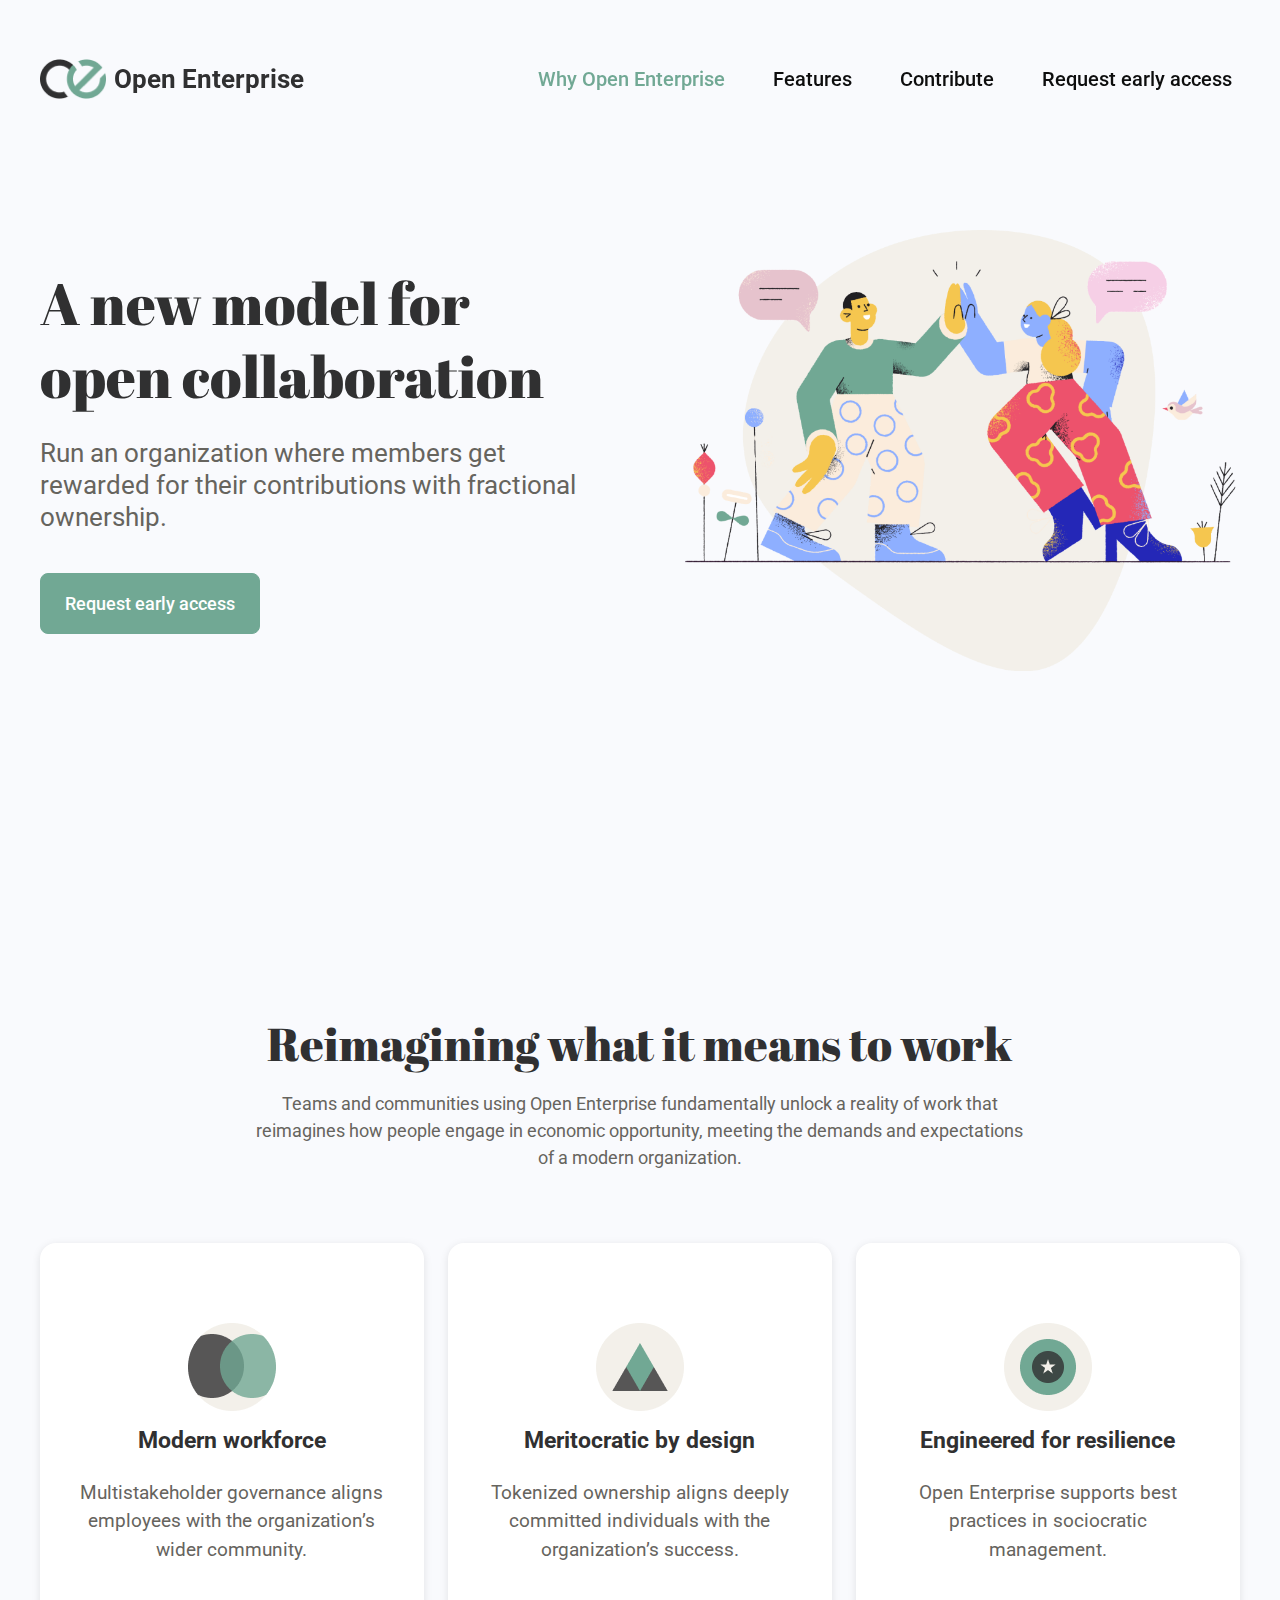
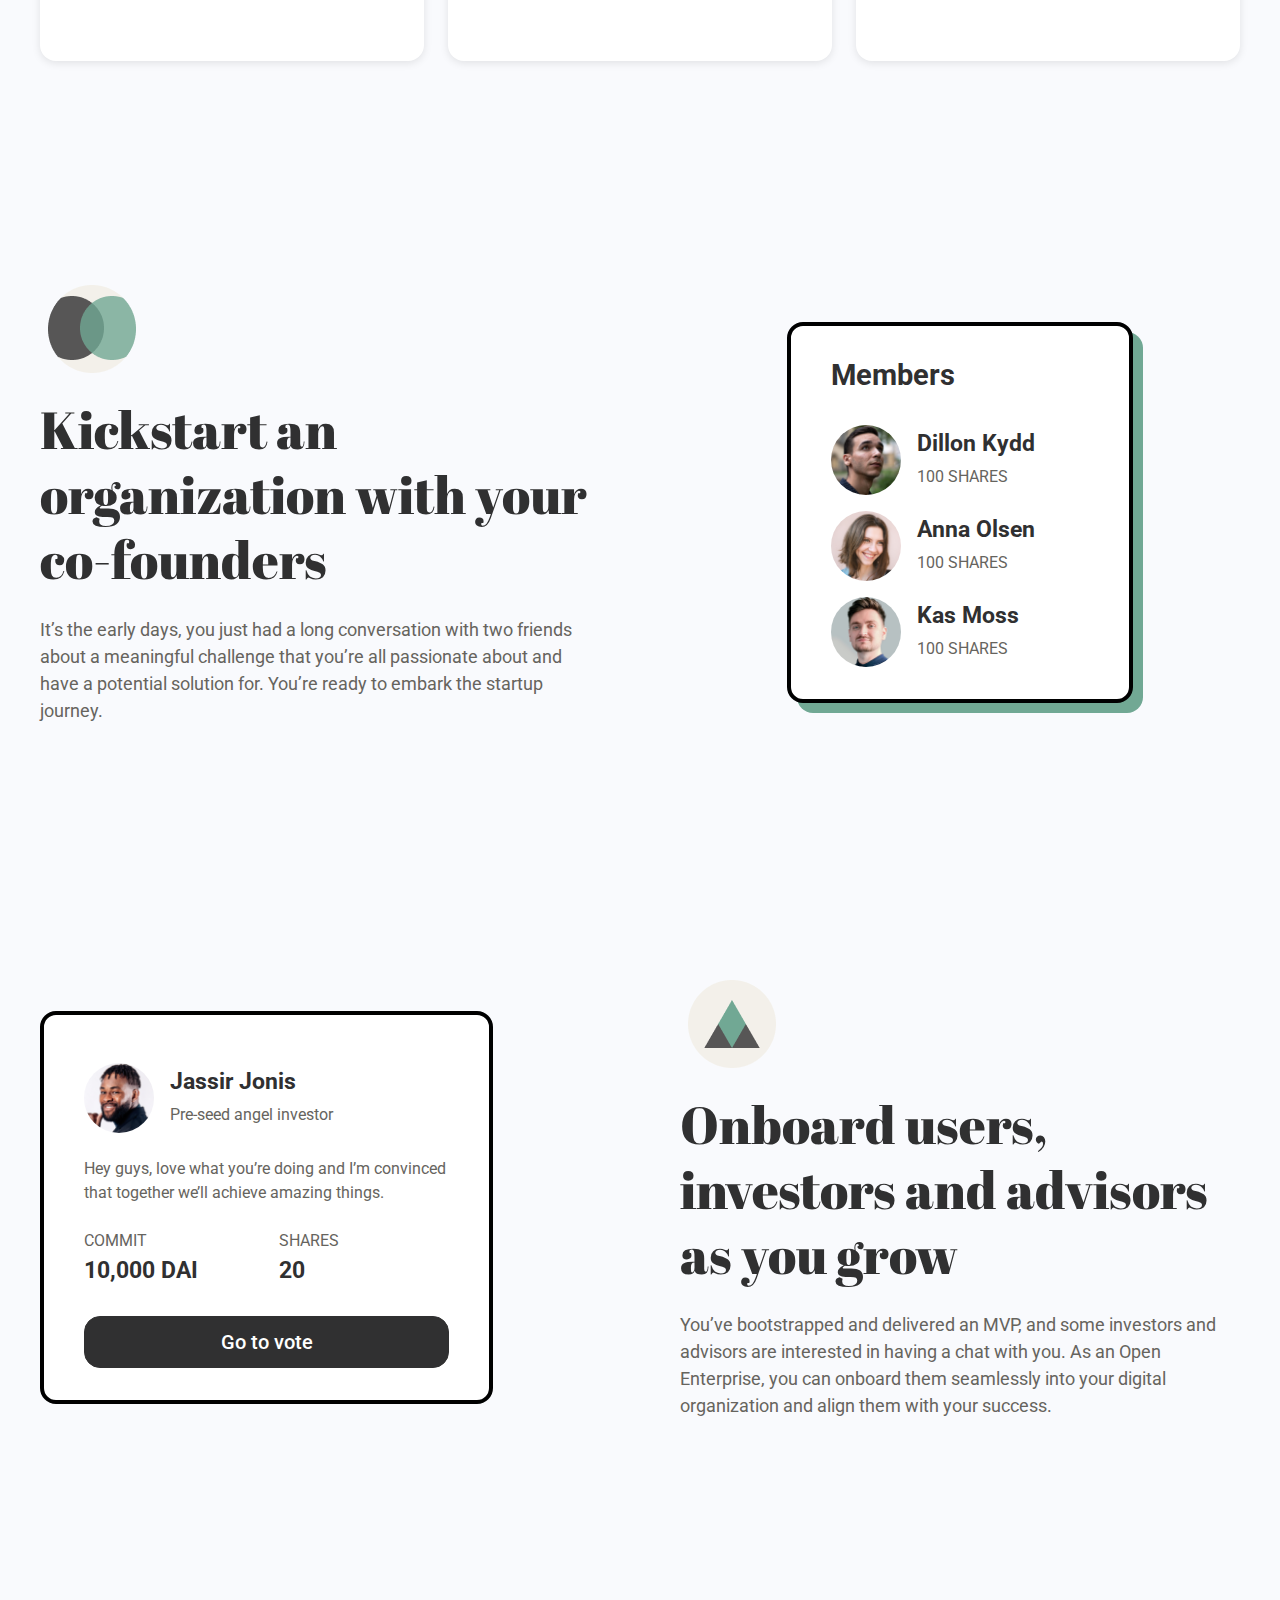
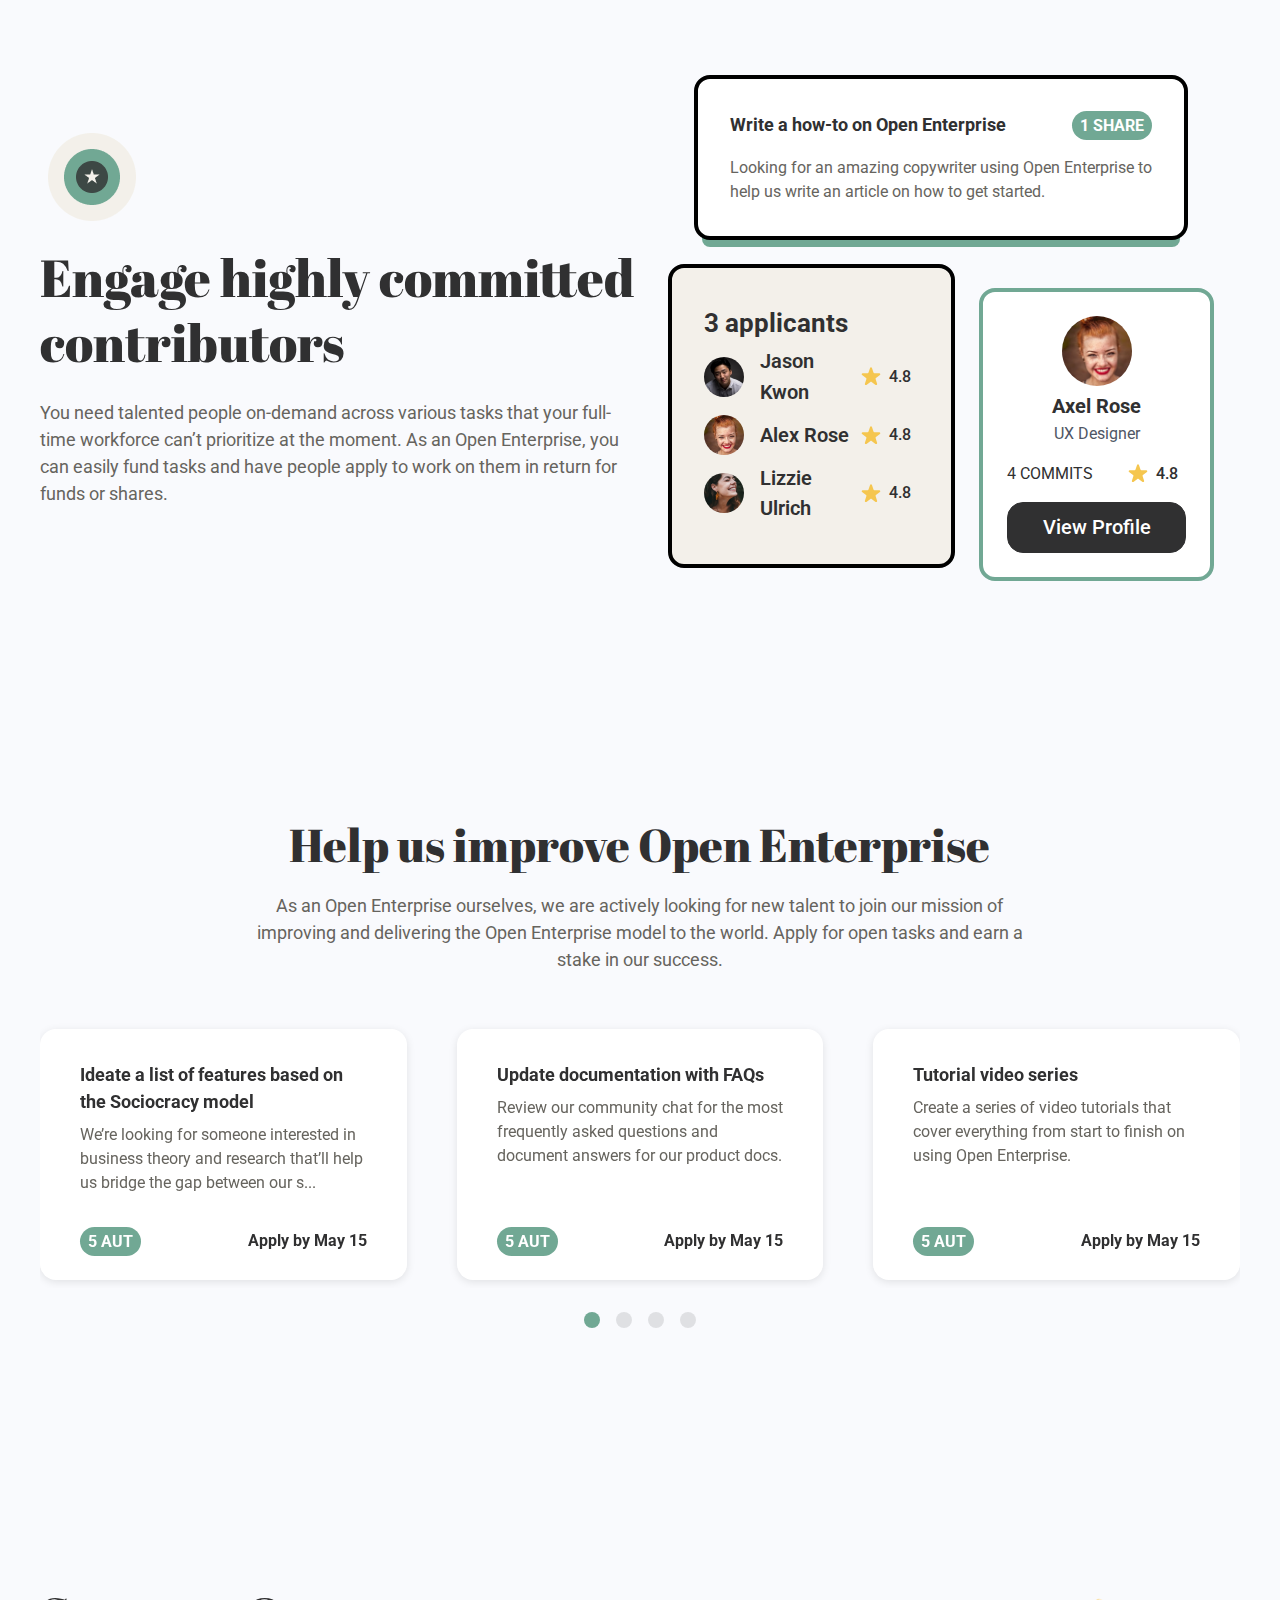
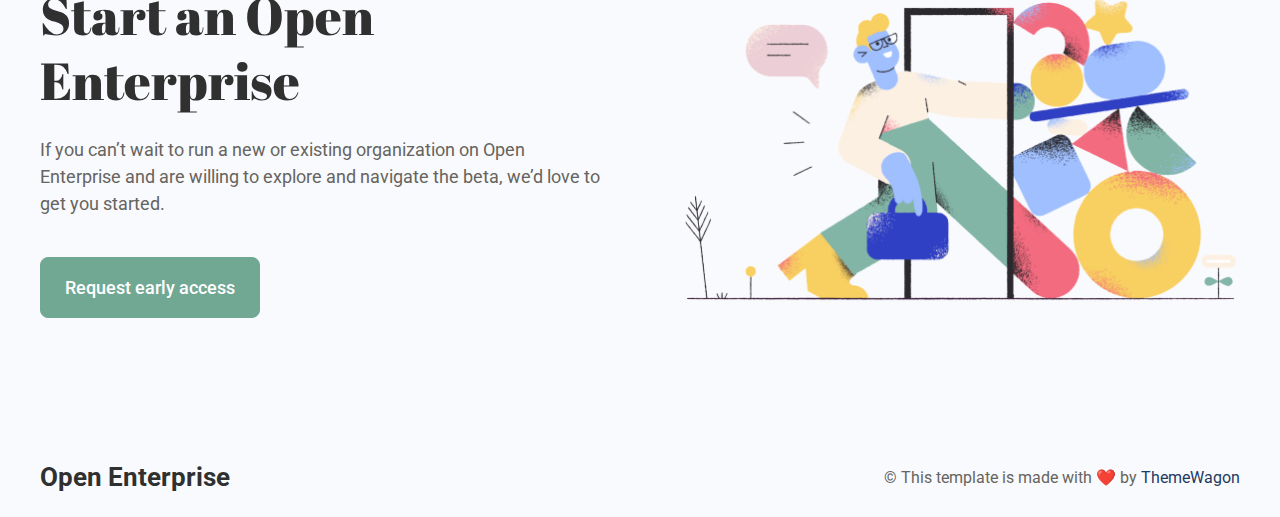
<file: build/index.html>
<!DOCTYPE html>
<html lang="en-US" dir="ltr">

  <head>
    <meta charset="utf-8">
    <meta http-equiv="X-UA-Compatible" content="IE=edge">
    <meta name="viewport" content="width=device-width, initial-scale=1">

    <!-- ===============================================-->
    <!--    Document Title-->
    <!-- ===============================================-->
    <title>Open Enterprise</title>

    <!-- ===============================================-->
    <!--    Favicons-->
    <!-- ===============================================-->
    <link rel="apple-touch-icon" sizes="180x180" href="assets/img/favicons/apple-touch-icon.png">
    <link rel="icon" type="image/png" sizes="32x32" href="assets/img/favicons/favicon-32x32.png">
    <link rel="icon" type="image/png" sizes="16x16" href="assets/img/favicons/favicon-16x16.png">
    <link rel="shortcut icon" type="image/x-icon" href="assets/img/favicons/favicon.ico">
    <link rel="manifest" href="assets/img/favicons/manifest.json">
    <meta name="msapplication-TileImage" content="assets/img/favicons/mstile-150x150.png">
    <meta name="theme-color" content="#ffffff">

    <!-- ===============================================-->
    <!--    Stylesheets-->
    <!-- ===============================================-->
    <link href="assets/css/theme.min.css" rel="stylesheet" />
    <link href="vendors/swiper/swiper-bundle.min.css" rel="stylesheet">
  </head>

  <body data-bs-spy="scroll" data-bs-target="#navbar">
    <!-- ===============================================-->
    <!--    Main Content-->
    <!-- ===============================================-->
    <main class="main" id="top">
      <nav class="navbar navbar-expand-xl navbar-light fixed-top px-0 pb-0 mb-2" id="navbar" data-navbar-darken-on-scroll="white">
        <div class="container-fluid align-items-center py-2"><a class="navbar-brand flex-center" href="index.html"><img class="logo" src="assets/img/logo.png" alt="open enterprise" /><span class="ms-2 d-none d-sm-block fw-bold">Open Enterprise</span></a><button class="navbar-toggler" type="button" data-bs-toggle="collapse" data-bs-target="#navbarSupportedContent" aria-controls="navbarSupportedContent" aria-expanded="false" aria-label="Toggle navigation"><span class="navbar-toggler-icon"></span></button>
          <div class="collapse navbar-collapse justify-content-end" id="navbarSupportedContent">
            <ul class="navbar-nav mr-auto mt-3 mt-xl-0">
              <li class="nav-item ps-0 ps-xl-4 ms-2"><a class="nav-link fs-2 fw-medium" href="#hero">Why Open Enterprise </a></li>
              <li class="nav-item ps-0 ps-xl-4 ms-2"><a class="nav-link fs-2 fw-medium" href="#features">Features </a></li>
              <li class="nav-item ps-0 ps-xl-4 ms-2"><a class="nav-link fs-2 fw-medium" href="#contribute">Contribute </a></li>
              <li class="nav-item ps-0 ps-xl-4 ms-2"><a class="nav-link fs-2 fw-medium" href="#rea">Request early access </a></li>
            </ul>
          </div>
        </div>
      </nav>

      <!-- ============================================-->
      <!-- <section> begin ============================-->
      <section class="pt-8 py-lg-0" id="hero">
        <div class="container-xxl">
          <div class="row align-items-center min-vh-lg-100">
            <div class="col-lg order-lg-1 text-center"><img class="img-fluid" src="assets/img/illustrations/hero.png" alt="" /></div>
            <div class="col-lg mt-5 mt-lg-0">
              <h1 class="lh-sm font-cursive fw-medium fs-6 fs-sm-8 fs-md-11 fs-lg-9 fs-xl-11 fs-xxl-12">A new model for <br class="d.none d-xl-block" /> open collaboration</h1>
              <p class="mt-4 fs-2 fs-md-4 lh-sm">Run an organization where members get rewarded for their contributions with fractional ownership.</p><button class="btn btn-success mt-4">Request early access</button>
            </div>
          </div>
        </div><!-- end of .container-->
      </section><!-- <section> close ============================-->
      <!-- ============================================-->



      <!-- ============================================-->
      <!-- <section> begin ============================-->
      <section class="pt-xxl-0" id="features">
        <div class="container-xxl">
          <div class="row justify-content-center text-center">
            <div class="col-lg-10 col-xl-8">
              <h1 class="display-6 font-cursive">Reimagining what it means to work</h1>
              <p class="fs-md-1 mt-4">Teams and communities using Open Enterprise fundamentally unlock a reality of work that reimagines how people engage in economic opportunity, meeting the demands and expectations of a modern organization.</p>
            </div>
          </div>
          <div class="row row-cols-1 row-cols-xl-3 g-4 mt-3 text-center">
            <div class="col-12 col-md-6">
              <div class="card py-md-6 px-md-4 mt-3 h-100 box-shadow-all border-0">
                <div class="card-body"><img src="assets/img/icons/icon1.png" alt="" />
                  <h3 class="py-3">Modern workforce</h3>
                  <p class="lead mb-0">Multistakeholder governance aligns employees with the organization’s wider community.</p>
                </div>
              </div>
            </div>
            <div class="col-12 col-md-6">
              <div class="card py-md-6 px-md-4 mt-3 h-100 box-shadow-all border-0">
                <div class="card-body"><img src="assets/img/icons/icon2.png" alt="" />
                  <h3 class="py-3">Meritocratic by design</h3>
                  <p class="lead mb-0">Tokenized ownership aligns deeply committed individuals with the organization’s success.</p>
                </div>
              </div>
            </div>
            <div class="col-12">
              <div class="card py-md-6 px-md-4 mt-3 h-100 box-shadow-all border-0">
                <div class="card-body"><img src="assets/img/icons/icon3.png" alt="" />
                  <h3 class="py-3">Engineered for resilience</h3>
                  <p class="lead mb-0">Open Enterprise supports best practices in sociocratic management.</p>
                </div>
              </div>
            </div>
          </div>
        </div><!-- end of .container-->
      </section><!-- <section> close ============================-->
      <!-- ============================================-->



      <!-- ============================================-->
      <!-- <section> begin ============================-->
      <section id="contribute">
        <div class="container-xxl">
          <div class="row align-items-center">
            <div class="col-md-6"><img src="assets/img/icons/icon1.png" alt="" />
              <h1 class="display-5 lh-sm my-4 font-cursive">Kickstart an organization with your co-founders</h1>
              <p class="fs-1">It’s the early days, you just had a long conversation with two friends about a meaningful challenge that you’re all passionate about and have a potential solution for. You’re ready to embark the startup journey.</p>
            </div>
            <div class="col-md-6 col-xl-4 offset-xl-1">
              <div class="card box-shadow-rb my-4">
                <div class="card-body my-3 mx-4">
                  <h1 class="mb-4 pb-2">Members</h1>
                  <div class="d-flex align-items-center mt-3"><img class="rounded-circle" src="assets/img/gallery/user1.png" alt="" height="70" />
                    <div class="ms-3">
                      <h3>Dillon Kydd</h3>
                      <p class="mb-0">100 SHARES</p>
                    </div>
                  </div>
                  <div class="d-flex align-items-center mt-3"><img class="rounded-circle" src="assets/img/gallery/user2.png" alt="" height="70" />
                    <div class="ms-3">
                      <h3>Anna Olsen</h3>
                      <p class="mb-0">100 SHARES</p>
                    </div>
                  </div>
                  <div class="d-flex align-items-center mt-3"><img class="rounded-circle" src="assets/img/gallery/user3.png" alt="" height="70" />
                    <div class="ms-3">
                      <h3>Kas Moss</h3>
                      <p class="mb-0">100 SHARES</p>
                    </div>
                  </div>
                </div>
              </div>
            </div>
          </div>
        </div><!-- end of .container-->
      </section><!-- <section> close ============================-->
      <!-- ============================================-->



      <!-- ============================================-->
      <!-- <section> begin ============================-->
      <section>
        <div class="container-xxl">
          <div class="row flex-between-center">
            <div class="col-md-6 order-md-1"><img src="assets/img/icons/icon2.png" alt="" />
              <h1 class="display-5 lh-sm my-4 font-cursive">Onboard users, investors and advisors as you grow</h1>
              <p class="fs-1">You’ve bootstrapped and delivered an MVP, and some investors and advisors are interested in having a chat with you. As an Open Enterprise, you can onboard them seamlessly into your digital organization and align them with your success.</p>
            </div>
            <div class="col-md-6 col-xl-5">
              <div class="card my-4">
                <div class="card-body p-0 p-lg-3 my-3 mx-4">
                  <div class="card-title">
                    <div class="d-flex align-items-center mt-3"><img class="rounded-circle" src="assets/img/gallery/user4.png" alt="" height="70" />
                      <div class="ms-3">
                        <h3>Jassir Jonis</h3>
                        <p class="mb-0">Pre-seed angel investor</p>
                      </div>
                    </div>
                  </div>
                  <div class="card-text mt-4">
                    <p>Hey guys, love what you’re doing and I’m convinced that together we’ll achieve amazing things.</p>
                  </div>
                  <div class="card-text mt-4">
                    <div class="row gx-4">
                      <div class="col">
                        <p class="mb-1">COMMIT</p>
                        <h3>10,000 DAI</h3>
                      </div>
                      <div class="col">
                        <p class="mb-1">SHARES</p>
                        <h3>20</h3>
                      </div>
                    </div>
                  </div>
                  <div class="mt-3 pt-2"><button class="btn btn-dark btn-lg w-100">Go to vote</button></div>
                </div>
              </div>
            </div>
          </div>
        </div><!-- end of .container-->
      </section><!-- <section> close ============================-->
      <!-- ============================================-->



      <!-- ============================================-->
      <!-- <section> begin ============================-->
      <section>
        <div class="container-xxl">
          <div class="row align-items-center gx-1">
            <div class="col-xl-6"><img src="assets/img/icons/icon3.png" alt="" />
              <h1 class="display-5 lh-sm my-4 font-cursive">Engage highly committed contributors</h1>
              <p class="fs-1">You need talented people on-demand across various tasks that your full-time workforce can’t prioritize at the moment. As an Open Enterprise, you can easily fund tasks and have people apply to work on them in return for funds or shares.</p>
            </div>
            <div class="col-xl-6">
              <div class="row justify-content-center gx-4">
                <div class="col-md-10">
                  <div class="card box-shadow-b p-2 p-md-3">
                    <div class="card-body flex-between-center pb-0">
                      <h5 class="mb-0">Write a how-to on Open Enterprise</h5><span class="badge rounded-pill bg-success p-2 fs-0">1 SHARE</span>
                    </div>
                    <div class="card-body">
                      <p class="mb-0">Looking for an amazing copywriter using Open Enterprise to help us write an article on how to get started.</p>
                    </div>
                  </div>
                </div>
                <div class="col-sm-12 col-md-6 mt-4">
                  <div class="card px-3 py-4 bg-warning">
                    <div class="card-body">
                      <h2>3 applicants</h2>
                      <div class="applicant d-flex justify-content-between text-1000">
                        <div class="d-flex align-items-center"><img class="rounded-circle my-2 me-2 me-md-3" src="assets/img/gallery/user5.png" alt="" height="40" />
                          <p class="fs-1 fs-md-2 mb-0 fw-semi-bold">Jason Kwon</p>
                        </div>
                        <div class="d-flex align-items-center"><img class="star" src="assets/img/icons/star.svg" alt="" />
                          <p class="mb-0 mx-2 fw-medium">4.8</p>
                        </div>
                      </div>
                      <div class="applicant d-flex justify-content-between text-1000">
                        <div class="d-flex align-items-center"><img class="rounded-circle my-2 me-2 me-md-3" src="assets/img/gallery/user6.png" alt="" height="40" />
                          <p class="fs-1 fs-md-2 mb-0 fw-semi-bold">Alex Rose</p>
                        </div>
                        <div class="d-flex align-items-center"><img class="star" src="assets/img/icons/star.svg" alt="" />
                          <p class="mb-0 mx-2 fw-medium">4.8</p>
                        </div>
                      </div>
                      <div class="applicant d-flex justify-content-between text-1000">
                        <div class="d-flex align-items-center"><img class="rounded-circle my-2 me-2 me-md-3" src="assets/img/gallery/user7.png" alt="" height="40" />
                          <p class="fs-1 fs-md-2 mb-0 fw-semi-bold">Lizzie Ulrich</p>
                        </div>
                        <div class="d-flex align-items-center"><img class="star" src="assets/img/icons/star.svg" alt="" />
                          <p class="mb-0 mx-2 fw-medium">4.8</p>
                        </div>
                      </div>
                    </div>
                  </div>
                </div>
                <div class="col-sm-12 col-md-5">
                  <div class="card p-2 mt-4 mt-md-5 border-success">
                    <div class="card-body">
                      <div class="card-text text-center"><img class="rounded-circle" src="assets/img/gallery/axel.png" alt="" height="70" />
                        <h4 class="mt-2 mb-1">Axel Rose </h4>
                        <p class="text-secondary">UX Designer</p>
                      </div>
                      <div class="d-flex text-1000">
                        <p class="mb-0 flex-1">4 COMMITS</p>
                        <div class="d-flex align-items-center"><img class="star" src="assets/img/icons/star.svg" alt="" />
                          <p class="mb-0 mx-2 fw-medium">4.8</p>
                        </div>
                      </div><button class="btn btn-lg btn-dark w-100 mt-3">View Profile</button>
                    </div>
                  </div>
                </div>
              </div>
            </div>
          </div>
        </div><!-- end of .container-->
      </section><!-- <section> close ============================-->
      <!-- ============================================-->



      <!-- ============================================-->
      <!-- <section> begin ============================-->
      <section>
        <div class="container-xxl">
          <div class="row justify-content-center text-center">
            <div class="col-lg-10 col-xl-8">
              <h1 class="display-6 font-cursive">Help us improve Open Enterprise</h1>
              <p class="fs-md-1 mt-4">As an Open Enterprise ourselves, we are actively looking for new talent to join our mission of improving and delivering the Open Enterprise model to the world. Apply for open tasks and earn a stake in our success.</p>
            </div>
          </div>
          <div class="mt-4">
            <div class="swiper-container pb-4" data-pagination-target="pagination1">
              <div class="swiper-wrapper">
                <div class="swiper-slide h-auto">
                  <div class="card py-3 px-4 mt-3 h-100 box-shadow-all border-0">
                    <div class="card-body">
                      <h5 class="font-base lh-base">Ideate a list of features based on the Sociocracy model</h5>
                      <p class="mb-0">We’re looking for someone interested in business theory and research that’ll help us bridge the gap between our s...</p>
                    </div>
                    <div class="card-footer d-flex flex-between-center border-0 bg-transparent pt-0"><span class="badge rounded-pill bg-success p-2 fs-0">5 AUT</span>
                      <p class="mb-0 fw-bold text-1000">Apply by May 15</p>
                    </div>
                  </div>
                </div>
                <div class="swiper-slide h-auto">
                  <div class="card py-3 px-4 mt-3 h-100 box-shadow-all border-0">
                    <div class="card-body">
                      <h5 class="font-base lh-base">Update documentation with FAQs</h5>
                      <p class="mb-0">Review our community chat for the most frequently asked questions and document answers for our product docs.</p>
                    </div>
                    <div class="card-footer d-flex flex-between-center border-0 bg-transparent pt-0"><span class="badge rounded-pill bg-success p-2 fs-0">5 AUT</span>
                      <p class="mb-0 fw-bold text-1000">Apply by May 15</p>
                    </div>
                  </div>
                </div>
                <div class="swiper-slide h-auto">
                  <div class="card py-3 px-4 mt-3 h-100 box-shadow-all border-0">
                    <div class="card-body">
                      <h5 class="font-base lh-base">Tutorial video series</h5>
                      <p class="mb-0">Create a series of video tutorials that cover everything from start to finish on using Open Enterprise.</p>
                    </div>
                    <div class="card-footer d-flex flex-between-center border-0 bg-transparent pt-0"><span class="badge rounded-pill bg-success p-2 fs-0">5 AUT</span>
                      <p class="mb-0 fw-bold text-1000">Apply by May 15</p>
                    </div>
                  </div>
                </div>
                <div class="swiper-slide h-auto">
                  <div class="card py-3 px-4 mt-3 h-100 box-shadow-all border-0">
                    <div class="card-body">
                      <h5 class="font-base lh-base">Ideate a list of features based on the Sociocracy model</h5>
                      <p class="mb-0">We’re looking for someone interested in business theory and research that’ll help us bridge the gap between our s...</p>
                    </div>
                    <div class="card-footer d-flex flex-between-center border-0 bg-transparent pt-0"><span class="badge rounded-pill bg-success p-2 fs-0">5 AUT</span>
                      <p class="mb-0 fw-bold text-1000">Apply by May 15</p>
                    </div>
                  </div>
                </div>
                <div class="swiper-slide h-auto">
                  <div class="card py-3 px-4 mt-3 h-100 box-shadow-all border-0">
                    <div class="card-body">
                      <h5 class="font-base lh-base">Update documentation with FAQs</h5>
                      <p class="mb-0">Review our community chat for the most frequently asked questions and document answers for our product docs.</p>
                    </div>
                    <div class="card-footer d-flex flex-between-center border-0 bg-transparent pt-0"><span class="badge rounded-pill bg-success p-2 fs-0">5 AUT</span>
                      <p class="mb-0 fw-bold text-1000">Apply by May 15</p>
                    </div>
                  </div>
                </div>
                <div class="swiper-slide h-auto">
                  <div class="card py-3 px-4 mt-3 h-100 box-shadow-all border-0">
                    <div class="card-body">
                      <h5 class="font-base lh-base">Tutorial video series</h5>
                      <p class="mb-0">Create a series of video tutorials that cover everything from start to finish on using Open Enterprise.</p>
                    </div>
                    <div class="card-footer d-flex flex-between-center border-0 bg-transparent pt-0"><span class="badge rounded-pill bg-success p-2 fs-0">5 AUT</span>
                      <p class="mb-0 fw-bold text-1000">Apply by May 15</p>
                    </div>
                  </div>
                </div>
              </div>
            </div>
            <div class="swiper-pagination" id="pagination1"></div>
          </div>
        </div><!-- end of .container-->
      </section><!-- <section> close ============================-->
      <!-- ============================================-->



      <!-- ============================================-->
      <!-- <section> begin ============================-->
      <section id="rea">
        <div class="container-xxl">
          <div class="row align-items-center">
            <div class="col-lg order-lg-1 text-center"><img class="img-fluid" src="assets/img/illustrations/hero2.png" alt="" /></div>
            <div class="col-lg mt-5 mt-lg-0">
              <h1 class="lh-sm font-cursive fw-medium display-5">Start an Open Enterprise</h1>
              <p class="mt-4 fs-1">If you can’t wait to run a new or existing organization on Open Enterprise and are willing to explore and navigate the beta, we’d love to get you started.</p><button class="btn btn-success mt-4">Request early access</button>
            </div>
          </div>
        </div><!-- end of .container-->
      </section><!-- <section> close ============================-->
      <!-- ============================================-->



      <!-- ============================================-->
      <!-- <section> begin ============================-->
      <section class="py-4">
        <div class="container-xxl">
          <div class="row justify-content-center align-items-center">
            <div class="col-lg-6 text-sm-center text-lg-start">
              <h2 class="mb-lg-0">Open Enterprise</h2>
            </div>
            <div class="col-lg-6 text-sm-center text-lg-end">
              <p class="mb-0">&copy; This template is made with ❤️ by <a href="https://themewagon.com/">ThemeWagon</a></p>
            </div>
          </div>
        </div><!-- end of .container-->
      </section><!-- <section> close ============================-->
      <!-- ============================================-->

    </main><!-- ===============================================-->
    <!--    End of Main Content-->
    <!-- ===============================================-->



    <!-- ===============================================-->
    <!--    JavaScripts-->
    <!-- ===============================================-->
    <script src="vendors/@popperjs/popper.min.js"></script>
    <script src="vendors/bootstrap/bootstrap.min.js"></script>
    <script src="vendors/is/is.min.js"></script>
    <script src="vendors/swiper/swiper-bundle.min.js"> </script>
    <script src="https://polyfill.io/v3/polyfill.min.js?features=window.scroll"></script>
    <script src="assets/js/theme.js"></script>
    <link rel="preconnect" href="https://fonts.gstatic.com">
    <link href="https://fonts.googleapis.com/css2?family=Abril+Fatface&amp;family=Roboto:wght@400;500;600;700;900&amp;display=swap" rel="stylesheet">
  </body>

</html>
</file>
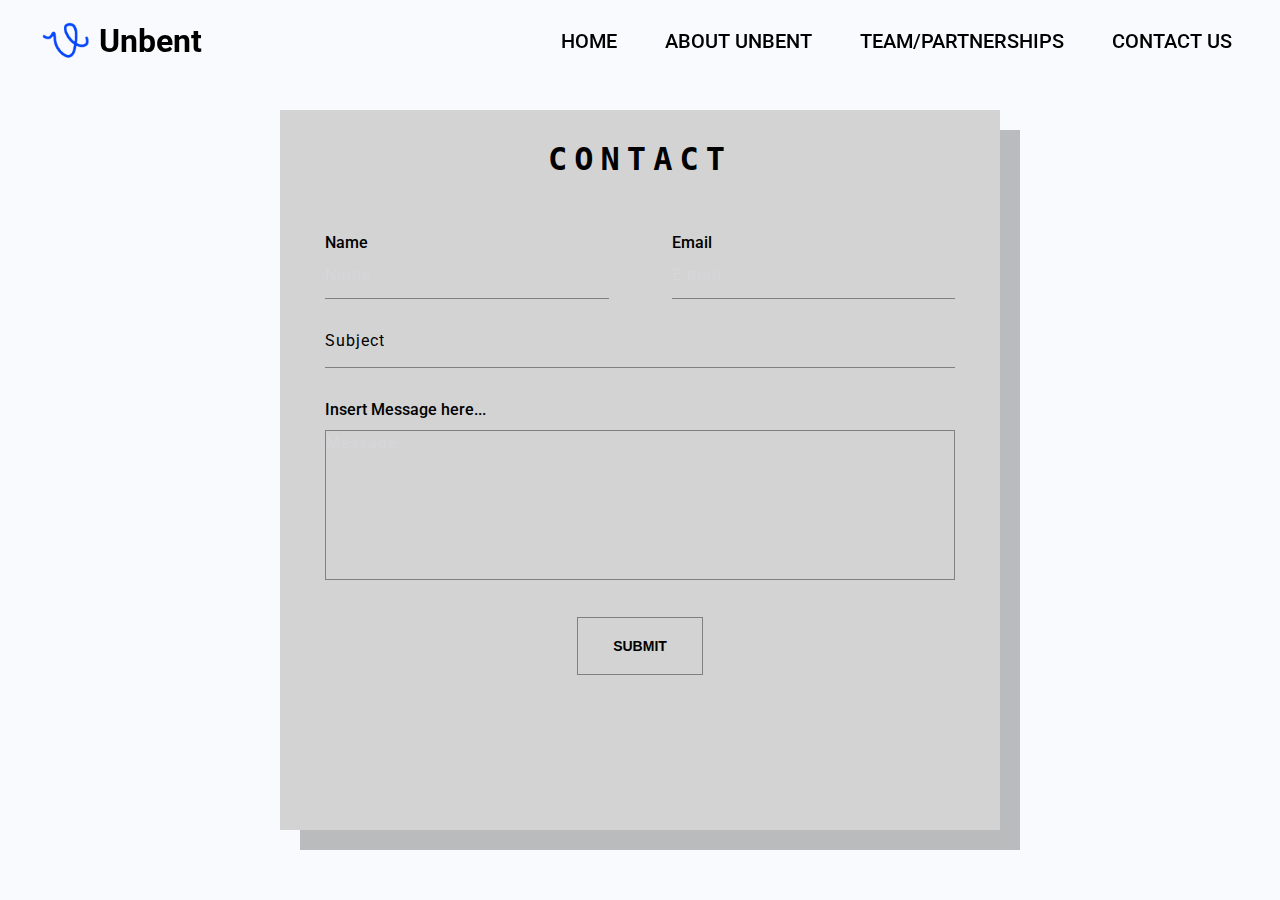
<file: public/contact.html>
<!DOCTYPE html>
<html lang="en">
<meta charset="UTF-8">
<title>Contact Page</title>
<meta name="viewport" content="width=device-width,initial-scale=1">
<link rel="apple-touch-icon" sizes="180x180" href="assets/img/favicons/apple-touch-icon.png">
    <link rel="icon" type="image/png" sizes="32x32" href="assets/img/favicons/favicon-32x32.png">
    <link rel="icon" type="image/png" sizes="16x16" href="assets/img/favicons/favicon-16x16.png">
    <link rel="shortcut icon" type="image/x-icon" href="assets/img/favicons/favicon.ico">
    <link rel="manifest" href="assets/img/favicons/manifest.json">
    <meta name="msapplication-TileImage" content="assets/img/favicons/mstile-150x150.png">
    <meta name="theme-color" content="#ffffff">


    <!-- ===============================================-->
    <!--    Stylesheets-->
    <!-- ===============================================-->
    <link href="assets/css/theme.css" rel="stylesheet" />

    <link href="vendors/swiper/swiper-bundle.min.css" rel="stylesheet">
<link href="assets/css/theme.css" rel="stylesheet" />
<style>
</style>
<script src=""></script>
<body data-bs-spy="scroll" data-bs-target="#navbar">

<main class="main" id="top" style="margin: 0; height: 100%; overflow: hidden;">
      <nav class="navbar navbar-expand-xl navbar-light fixed-top px-0 pb-0 mb-2" id="nav-scroll">
        <div class="container-fluid align-items-center py-2">
          <a class="navbar-brand flex-center" href="index.html">
            <img class="logo" src="assets/img/logo.png" alt="open enterprise" />
            <span class="ms-2 d-none d-sm-block fw-bold" style="color:black; font-size:32px;"id="logo1">Unbent</span>
          </a>
          <button class="navbar-toggler" type="button" data-bs-toggle="collapse" data-bs-target="#navbarSupportedContent" aria-controls="navbarSupportedContent" aria-expanded="false" aria-label="Toggle navigation">
            <span class="navbar-toggler-icon"></span>
          </button>
          <div class="collapse navbar-collapse justify-content-end">
            <ul class="navbar-nav mr-auto mt-3 mt-xl-0">
              <li class="nav-item ps-0 ps-xl-4 ms-2"><a class="nav-link fs-2 fw-medium" href="./index.html" style="color: black;">HOME </a></li>
              <li class="nav-item ps-0 ps-xl-4 ms-2"><a class="nav-link fs-2 fw-medium" href="./index.html#about1"style="color: black;">ABOUT UNBENT </a></li>
              <li class="nav-item ps-0 ps-xl-4 ms-2"><a class="nav-link fs-2 fw-medium" href="./team.html" style="color: black;">TEAM/PARTNERSHIPS </a></li>
              
              <li class="nav-item ps-0 ps-xl-4 ms-2"><a class="nav-link fs-2 fw-medium" href="./contact.html"style="color: black;">CONTACT US </a></li>

            </ul>
          </div>
        </div>
      </nav>
    <div class="grid-container-2 justify-content-center align-items-center">
      <div class="contact mb-4">
      	<div id="tv">
        	<h2 style="font-family: 'Source Code Pro', monospace; padding-top:30px; color: black;">CONTACT</h2>
        	<form action="#" method="post" id="contact_form">
          	<div class="name">
            	<label for="name" style="color:black;">Name</label>
            	<input type="text" placeholder="Name" name="Name" id="name_input" style=" border-style:bottom; border-width:1px; border-color:gray;"required>
          	</div>
          	<div class="email">
            	<label for="email"style="color:black; ">Email</label>
            	<input type="email" placeholder="E-mail" name="email" id="email_input" style=" border-style:bottom; border-width:1px; border-color:gray;"required>
          	</div>
          	<div class="subject" >
            		<label for="subject"style="color:black;"></label>
            		<select placeholder="Subject line" name="Subject" id="subject_input" style=" border-style:bottom; border-width:1px; border-color:gray;" required>
              		<option disabled hidden selected>Subject</option>
              		<option>I'm interested in signing up!</option>
              		<option>I have a question!</option>
              		<option>Other inquiry!</option>
            		</select>
          	</div>
          <div class="message">
            <label for="message"style="color:black;">Insert Message here...</label>
            <textarea name="message" placeholder="Message" id="message_input" cols="30" rows="5" style="color:black; border-style:solid; border-width:1px; border-color:gray;" required></textarea>
          </div>
          <div class="submit">
            <input type="submit" value="submit" id="form_button"style="color:black; border-style:solid; border-width:1px; border-color:gray;/>
          </div>
        	</form>
      	</div>
      </div>
  </div>


<script src="vendors/@popperjs/popper.min.js"></script>
    <script src="vendors/bootstrap/bootstrap.min.js"></script>
    <script src="vendors/is/is.min.js"></script>
    <script src="vendors/swiper/swiper-bundle.min.js"> </script>
    <script src="https://polyfill.io/v3/polyfill.min.js?features=window.scroll"></script>
    <script src="assets/js/theme.js"></script>

    <link rel="preconnect" href="https://fonts.gstatic.com">
    <link href="https://fonts.googleapis.com/css2?family=Abril+Fatface&amp;family=Roboto:wght@400;500;600;700;900&amp;display=swap" rel="stylesheet">
</main>

</body>
</html>
</file>
<file: public/assets/css/theme.css>
/* -------------------------------------------------------------------------- */
/*                                 Theme                                      */
/* -------------------------------------------------------------------------- */
/* prettier-ignore */
/* -------------------------------------------------------------------------- */
/*                                  Utilities                                 */
/* -------------------------------------------------------------------------- */
/*-----------------------------------------------
|   Bootstrap Styles
-----------------------------------------------*/
/*!
 * Bootstrap v5.0.0-alpha1 (https://getbootstrap.com/)
 * Copyright 2011-2020 The Bootstrap Authors
 * Copyright 2011-2020 Twitter, Inc.
 * Licensed under MIT (https://github.com/twbs/bootstrap/blob/main/LICENSE)
 */
:root {
  --bs-blue: #1F3A63;
  --bs-indigo: #53ACF8;
  --bs-purple: #ad45f6;
  --bs-pink: #f6458e;
  --bs-red: #F55767;
  --bs-orange: #f6d845;
  --bs-yellow: #FFA024;
  --bs-green: #71A894;
  --bs-teal: #299EF3;
  --bs-cyan: #3EB8F4;
  --bs-white: #fff;
  --bs-gray: #C3C1C8;
  --bs-gray-dark: #66645E;
  --bs-primary: #1F3A63;
  --bs-secondary: #4F5665;
  --bs-success: #71A894;
  --bs-info: #3EB8F4;
  --bs-warning: #F3F0EA;
  --bs-danger: #F55767;
  --bs-light: #F9FAFD;
  --bs-dark: #303031;
  --bs-font-sans-serif: "Roboto", "Open Sans", -apple-system, BlinkMacSystemFont, "Segoe UI", "Helvetica Neue", Arial, sans-serif, "Apple Color Emoji", "Segoe UI Emoji", "Segoe UI Symbol";
  --bs-font-monospace: "SFMono-Regular", Menlo, Monaco, Consolas, "Liberation Mono", "Courier New", monospace;
  --bs-gradient: linear-gradient(180deg, rgba(255, 255, 255, 0.15), rgba(255, 255, 255, 0));
}

*,
*::before,
*::after {
  -webkit-box-sizing: border-box;
  box-sizing: border-box;
}

@media (prefers-reduced-motion: no-preference) {
  :root {
    scroll-behavior: smooth;
  }
}

#videoBG {
    position:fixed;
    z-index: -1;
    width:100%;     
    height: auto;
}



html,body {
    width:100vw;
    height: 100vh;
    margin: 0;
}
@media (min-aspect-ratio: 16/9) {
    #videoBG {
        width:100%;
        height: auto;
    }
}
@media (max-aspect-ratio: 16/9) {
    #videoBG { 
        width:auto;
        height: 100%;
    }
}
@media (max-width: 767px) {
    #videoBG {
        display: none;
    }
    body {
        background: url('poster.jpg');
        background-size: cover;
    }
}

body {
  margin: 0;
  font-family: "Roboto", -apple-system, BlinkMacSystemFont, "Segoe UI", "Helvetica Neue", Arial, sans-serif, "Apple Color Emoji", "Segoe UI Emoji", "Segoe UI Symbol";
  font-size: 1rem;
  font-weight: 400;
  line-height: 1.5;
  color: #66645E;
  background-color: #F9FAFD;
  -webkit-text-size-adjust: 100%;
  -webkit-tap-highlight-color: rgba(0, 0, 0, 0);
}

[tabindex="-1"]:focus:not(:focus-visible) {
  outline: 0 !important;
}

hr {
  margin: 1rem 0;
  color: #E1E0E4;
  background-color: currentColor;
  border: 0;
  opacity: 1;
}

hr:not([size]) {
  height: 1px;
}

h1, .h1, h2, .h2, h3, .h3, h4, .h4, h5, .h5, h6, .h6 {
  margin-top: 0;
  margin-bottom: 0.5rem;
  font-family: "Roboto", -apple-system, BlinkMacSystemFont, "Segoe UI", "Helvetica Neue", Arial, sans-serif, "Apple Color Emoji", "Segoe UI Emoji", "Segoe UI Symbol";
  font-weight: 700;
  line-height: 1.2;
  color: #303031;
}


h1, .h1 {
  font-size: calc(1.3052rem + 0.66244vw);
}

@media (min-width: 1200px) {
  h1, .h1 {
    font-size: 1.80203rem;
  }
}

h2, .h2 {
  font-size: calc(1.28518rem + 0.42217vw);
}

@media (min-width: 1200px) {
  h2, .h2 {
    font-size: 1.60181rem;
  }
}

h3, .h3 {
  font-size: calc(1.26738rem + 0.20859vw);
}

@media (min-width: 1200px) {
  h3, .h3 {
    font-size: 1.42383rem;
  }
}

h4, .h4 {
  font-size: calc(1.25156rem + 0.01875vw);
}


@media (min-width: 1200px) {
  h4, .h4 {
    font-size: 1.26563rem;
  }
}

h5, .h5 {
  font-size: 1.125rem;
}

h6, .h6 {
  font-size: 0.88889rem;
}

p {
  margin-top: 0;
  margin-bottom: 1rem;
}

abbr[title],
abbr[data-bs-original-title] {
  text-decoration: underline;
  -webkit-text-decoration: underline dotted;
  text-decoration: underline dotted;
  cursor: help;
  -webkit-text-decoration-skip-ink: none;
  text-decoration-skip-ink: none;
}

address {
  margin-bottom: 1rem;
  font-style: normal;
  line-height: inherit;
}

ol,
ul {
  padding-left: 2rem;
}

ol,
ul,
dl {
  margin-top: 0;
  margin-bottom: 1rem;
}

ol ol,
ul ul,
ol ul,
ul ol {
  margin-bottom: 0;
}

dt {
  font-weight: 700;
}

dd {
  margin-bottom: .5rem;
  margin-left: 0;
}

blockquote {
  margin: 0 0 1rem;
}

b,
strong {
  font-weight: 800;
}

small, .small {
  font-size: 75%;
}

mark, .mark {
  padding: 0.2em;
  background-color: #fcf8e3;
}

sub,
sup {
  position: relative;
  font-size: 0.75em;
  line-height: 0;
  vertical-align: baseline;
}

sub {
  bottom: -.25em;
}

sup {
  top: -.5em;
}

a {
  color: #1F3A63;
  text-decoration: none;
}

a:hover {
  color: #192e4f;
  text-decoration: underline;
}

a:not([href]):not([class]), a:not([href]):not([class]):hover {
  color: inherit;
  text-decoration: none;
}

pre,
code,
kbd,
samp {
  font-family: var(--bs-font-monospace);
  font-size: 1em;
  direction: ltr /* rtl:ignore */;
  unicode-bidi: bidi-override;
}

pre {
  display: block;
  margin-top: 0;
  margin-bottom: 1rem;
  overflow: auto;
  font-size: 75%;
}

pre code {
  font-size: inherit;
  color: inherit;
  word-break: normal;
}

code {
  font-size: 75%;
  color: #f6458e;
  word-wrap: break-word;
}

a > code {
  color: inherit;
}

kbd {
  padding: 0.2rem 0.4rem;
  font-size: 75%;
  color: #fff;
  background-color: #4F5665;
  border-radius: 0.3rem;
}

kbd kbd {
  padding: 0;
  font-size: 1em;
  font-weight: 700;
}

figure {
  margin: 0 0 1rem;
}

img,
svg {
  vertical-align: middle;
}

table {
  caption-side: bottom;
  border-collapse: collapse;
}

caption {
  padding-top: 0.5rem;
  padding-bottom: 0.5rem;
  color: #CDCCD1;
  text-align: left;
}

th {
  text-align: inherit;
  text-align: -webkit-match-parent;
}

thead,
tbody,
tfoot,
tr,
td,
th {
  border-color: inherit;
  border-style: solid;
  border-width: 0;
}

label {
  display: inline-block;
}

button {
  border-radius: 0;
}

button:focus:not(:focus-visible) {
  outline: 0;
}

input,
button,
select,
optgroup,
textarea {
  margin: 0;
  font-family: inherit;
  font-size: inherit;
  line-height: inherit;
}

button,
select {
  text-transform: none;
}

[role="button"] {
  cursor: pointer;
}

select {
  word-wrap: normal;
}

[list]::-webkit-calendar-picker-indicator {
  display: none;
}

button,
[type="button"],
[type="reset"],
[type="submit"] {
  -webkit-appearance: button;
}

button:not(:disabled),
[type="button"]:not(:disabled),
[type="reset"]:not(:disabled),
[type="submit"]:not(:disabled) {
  cursor: pointer;
}

::-moz-focus-inner {
  padding: 0;
  border-style: none;
}

textarea {
  resize: vertical;
}

fieldset {
  min-width: 0;
  padding: 0;
  margin: 0;
  border: 0;
}

legend {
  float: left;
  width: 100%;
  padding: 0;
  margin-bottom: 0.5rem;
  font-size: calc(1.275rem + 0.3vw);
  line-height: inherit;
}

@media (min-width: 1200px) {
  legend {
    font-size: 1.5rem;
  }
}

legend + * {
  clear: left;
}

::-webkit-datetime-edit-fields-wrapper,
::-webkit-datetime-edit-text,
::-webkit-datetime-edit-minute,
::-webkit-datetime-edit-hour-field,
::-webkit-datetime-edit-day-field,
::-webkit-datetime-edit-month-field,
::-webkit-datetime-edit-year-field {
  padding: 0;
}

::-webkit-inner-spin-button {
  height: auto;
}

[type="search"] {
  outline-offset: -2px;
  -webkit-appearance: textfield;
}

/* rtl:raw:
[type="tel"],
[type="url"],
[type="email"],
[type="number"] {
  direction: ltr;
}
*/
::-webkit-search-decoration {
  -webkit-appearance: none;
}

::-webkit-color-swatch-wrapper {
  padding: 0;
}

::file-selector-button {
  font: inherit;
}

::-webkit-file-upload-button {
  font: inherit;
  -webkit-appearance: button;
}

output {
  display: inline-block;
}

iframe {
  border: 0;
}

summary {
  display: list-item;
  cursor: pointer;
}

progress {
  vertical-align: baseline;
}

[hidden] {
  display: none !important;
}

.lead {
  font-size: 1.0rem;
  font-weight: 400;
}

.display-1 {
  font-size: calc(1.64516rem + 4.7419vw);
  font-weight: 300;
  line-height: 1;
}

@media (min-width: 1200px) {
  .display-1 {
    font-size: 5.20158rem;
  }
}

.display-2 {
  font-size: calc(1.58736rem + 4.04835vw);
  font-weight: 300;
  line-height: 1;
}

@media (min-width: 1200px) {
  .display-2 {
    font-size: 4.62363rem;
  }
}

.display-3 {
  font-size: calc(1.53599rem + 3.43187vw);
  font-weight: 300;
  line-height: 1;
}

@media (min-width: 1200px) {
  .display-3 {
    font-size: 4.10989rem;
  }
}

.display-4 {
  font-size: calc(1.49032rem + 2.88388vw);
  font-weight: 300;
  line-height: 1;
}

@media (min-width: 1200px) {
  .display-4 {
    font-size: 3.65324rem;
  }
}

#about1{
  display: block; 
  position: relative; 
  top: 60px; 
  visibility: hidden;
}

.display-5 {
  font-size: calc(1.44973rem + 2.39679vw);
  font-weight: 300;
  line-height: 1;
}

@media (min-width: 1200px) {
  .display-5 {
    font-size: 3.24732rem;
  }
}

.display-6 {
  font-size: calc(1.41365rem + 1.96381vw);
  font-weight: 300;
  line-height: 1;
}

@media (min-width: 1200px) {
  .display-6 {
    font-size: 2.88651rem;
  }
}

.list-unstyled {
  padding-left: 0;
  list-style: none;
}

.list-inline {
  padding-left: 0;
  list-style: none;
}

.list-inline-item {
  display: inline-block;
}

.list-inline-item:not(:last-child) {
  margin-right: 0.5rem;
}

.initialism {
  font-size: 75%;
  text-transform: uppercase;
}

.blockquote {
  margin-bottom: 1rem;
  font-size: 1.2rem;
}

.blockquote > :last-child {
  margin-bottom: 0;
}

.blockquote-footer {
  margin-top: -1rem;
  margin-bottom: 1rem;
  font-size: 75%;
  color: #C3C1C8;
}

.blockquote-footer::before {
  content: "\2014\00A0";
}

.img-fluid {
  max-width: 100%;
  height: auto;
}

.img-thumbnail {
  padding: 0.25rem;
  background-color: #F9FAFD;
  border: 1px solid #E1E0E4;
  border-radius: 0.5rem;
  max-width: 100%;
  height: auto;
}

.figure {
  display: inline-block;
}

.figure-img {
  margin-bottom: 0.5rem;
  line-height: 1;
}

.figure-caption {
  font-size: 75%;
  color: #C3C1C8;
}
.container-landing{
  height:500px;                   
}
@import url('https://fonts.googleapis.com/css2?family=Open+Sans:wght@300;400&display=swap');

:root {
  --primary-color: #3a4052;
}

* {
  box-sizing: border-box;
  margin: 0;
  padding: 0;
}

body {
  font-family: 'Open Sans', sans-serif;
  line-height: 1.5;
}

a {
  text-decoration: none;
  color: var(--primary-color);
}

h1 {
  font-weight: 300;
  font-size: 60px;
  line-height: 1.2;
  margin-bottom: 15px;
}

.showcase {
  height: 100vh;
  display: flex;
  align-items: center;
  justify-content: space-around;
  text-align: center;
  color: #fff;
  padding: 0 20px;
}

.video-container {
  position: absolute;
  top: 0;
  left: 0;
  width: 100%;
  height: 100%;
  overflow: hidden;
  background: var(--primary-color) url('./https://traversymedia.com/downloads/cover.jpg') no-repeat center
    center/cover;
  padding-bottom: 0px;

}

.video-container video {
  min-width: 100%;
  min-height: 100%;
  position: absolute;
  top: 50%;
  left: 50%;
  transform: translate(-50%, -50%);
  object-fit: cover;
}

.video-container:after {
  content: '';
  z-index: 1;
  height: 100%;
  width: 100%;
  top: 0;
  left: 0;
  background: rgba(0, 0, 0, 0.5);
  position: absolute;
}

.video-content {
  z-index: 2;
  color: white;

}

.btn {
  display: inline-block;
  padding: 10px 30px;
  background: var(--primary-color);
  color: #fff;
  border-radius: 5px;
  border: solid #fff 1px;
  margin-top: 25px;
}

.btn:hover {
  transform: scale(0.98);
}

#about {
  padding: 40px;
  text-align: center;
}

#about p {
  font-size: 1.2rem;
  max-width: 600px;
  margin: auto;
}

#about h2 {
  margin: 30px 0;
  color: var(--primary-color);
}

.social a {
  margin: 0 5px;
}
.container,
.container-fluid,
.container-sm,
.container-md,
.container-lg,
.container-xl,
.container-xxl {
  width: 100%;
  padding-right: var(--bs-gutter-x, 2.5rem);
  padding-left: var(--bs-gutter-x, 2.5rem);
  margin-right: auto;
  margin-left: auto;
}

@media (min-width: 576px) {
  .container, .container-sm {
    max-width: 540px;
  }
}

@media (min-width: 768px) {
  .container, .container-sm, .container-md {
    max-width: 720px;
  }
}

@media (min-width: 992px) {
  .container, .container-sm, .container-md, .container-lg {
    max-width: 960px;
  }
}

@media (min-width: 1200px) {
  .container, .container-sm, .container-md, .container-lg, .container-xl {
    max-width: 1140px;
  }
}

@media (min-width: 1540px) {
  .container, .container-sm, .container-md, .container-lg, .container-xl, .container-xxl {
    max-width: 1480px;
  }
}

.row {
  --bs-gutter-x: 5rem;
  --bs-gutter-y: 0;
  display: -webkit-box;
  display: -ms-flexbox;
  display: flex;
  -ms-flex-wrap: wrap;
  flex-wrap: wrap;
  margin-top: calc(var(--bs-gutter-y) * -1);
  margin-right: calc(var(--bs-gutter-x) / -2);
  margin-left: calc(var(--bs-gutter-x) / -2);
}

.row > * {
  -ms-flex-negative: 0;
  flex-shrink: 0;
  width: 100%;
  max-width: 100%;
  padding-right: calc(var(--bs-gutter-x) / 2);
  padding-left: calc(var(--bs-gutter-x) / 2);
  margin-top: var(--bs-gutter-y);
}

.col {
  -webkit-box-flex: 1;
  -ms-flex: 1 0 0%;
  flex: 1 0 0%;
}

.row-cols-auto > * {
  -webkit-box-flex: 0;
  -ms-flex: 0 0 auto;
  flex: 0 0 auto;
  width: auto;
}

.row-cols-1 > * {
  -webkit-box-flex: 0;
  -ms-flex: 0 0 auto;
  flex: 0 0 auto;
  width: 100%;
}

.row-cols-2 > * {
  -webkit-box-flex: 0;
  -ms-flex: 0 0 auto;
  flex: 0 0 auto;
  width: 50%;
}

.row-cols-3 > * {
  -webkit-box-flex: 0;
  -ms-flex: 0 0 auto;
  flex: 0 0 auto;
  width: 33.33333%;
}

.row-cols-4 > * {
  -webkit-box-flex: 0;
  -ms-flex: 0 0 auto;
  flex: 0 0 auto;
  width: 25%;
}

.row-cols-5 > * {
  -webkit-box-flex: 0;
  -ms-flex: 0 0 auto;
  flex: 0 0 auto;
  width: 20%;
}

.row-cols-6 > * {
  -webkit-box-flex: 0;
  -ms-flex: 0 0 auto;
  flex: 0 0 auto;
  width: 16.66667%;
}

.col-auto {
  -webkit-box-flex: 0;
  -ms-flex: 0 0 auto;
  flex: 0 0 auto;
  width: auto;
}

.col-1 {
  -webkit-box-flex: 0;
  -ms-flex: 0 0 auto;
  flex: 0 0 auto;
  width: 8.33333%;
}

.col-2 {
  -webkit-box-flex: 0;
  -ms-flex: 0 0 auto;
  flex: 0 0 auto;
  width: 16.66667%;
}

.col-3 {
  -webkit-box-flex: 0;
  -ms-flex: 0 0 auto;
  flex: 0 0 auto;
  width: 25%;
}

.col-4 {
  -webkit-box-flex: 0;
  -ms-flex: 0 0 auto;
  flex: 0 0 auto;
  width: 33.33333%;
}

.col-5 {
  -webkit-box-flex: 0;
  -ms-flex: 0 0 auto;
  flex: 0 0 auto;
  width: 41.66667%;
}

.col-6 {
  -webkit-box-flex: 0;
  -ms-flex: 0 0 auto;
  flex: 0 0 auto;
  width: 50%;
}

.col-7 {
  -webkit-box-flex: 0;
  -ms-flex: 0 0 auto;
  flex: 0 0 auto;
  width: 58.33333%;
}

.col-8 {
  -webkit-box-flex: 0;
  -ms-flex: 0 0 auto;
  flex: 0 0 auto;
  width: 66.66667%;
}

.col-9 {
  -webkit-box-flex: 0;
  -ms-flex: 0 0 auto;
  flex: 0 0 auto;
  width: 75%;
}

.col-10 {
  -webkit-box-flex: 0;
  -ms-flex: 0 0 auto;
  flex: 0 0 auto;
  width: 83.33333%;
}

.col-11 {
  -webkit-box-flex: 0;
  -ms-flex: 0 0 auto;
  flex: 0 0 auto;
  width: 91.66667%;
}

.col-12 {
  -webkit-box-flex: 0;
  -ms-flex: 0 0 auto;
  flex: 0 0 auto;
  width: 100%;
}

.offset-1 {
  margin-left: 8.33333%;
}

.offset-2 {
  margin-left: 16.66667%;
}

.offset-3 {
  margin-left: 25%;
}

.offset-4 {
  margin-left: 33.33333%;
}

.offset-5 {
  margin-left: 41.66667%;
}

.offset-6 {
  margin-left: 50%;
}

.offset-7 {
  margin-left: 58.33333%;
}

.offset-8 {
  margin-left: 66.66667%;
}

.offset-9 {
  margin-left: 75%;
}

.offset-10 {
  margin-left: 83.33333%;
}

.offset-11 {
  margin-left: 91.66667%;
}

.g-0,
.gx-0 {
  --bs-gutter-x: 0;
}

.g-0,
.gy-0 {
  --bs-gutter-y: 0;
}

.g-1,
.gx-1 {
  --bs-gutter-x: 0.25rem;
}

.g-1,
.gy-1 {
  --bs-gutter-y: 0.25rem;
}

.g-2,
.gx-2 {
  --bs-gutter-x: 0.5rem;
}

.g-2,
.gy-2 {
  --bs-gutter-y: 0.5rem;
}

.g-3,
.gx-3 {
  --bs-gutter-x: 1rem;
}

.g-3,
.gy-3 {
  --bs-gutter-y: 1rem;
}

.g-4,
.gx-4 {
  --bs-gutter-x: 1.5rem;
}

.g-4,
.gy-4 {
  --bs-gutter-y: 1.5rem;
}

.g-5,
.gx-5 {
  --bs-gutter-x: 3rem;
}

.g-5,
.gy-5 {
  --bs-gutter-y: 3rem;
}

.g-6,
.gx-6 {
  --bs-gutter-x: 4rem;
}

.g-6,
.gy-6 {
  --bs-gutter-y: 4rem;
}

.g-7,
.gx-7 {
  --bs-gutter-x: 5rem;
}

.g-7,
.gy-7 {
  --bs-gutter-y: 5rem;
}

.g-8,
.gx-8 {
  --bs-gutter-x: 7.5rem;
}

.g-8,
.gy-8 {
  --bs-gutter-y: 7.5rem;
}

.g-9,
.gx-9 {
  --bs-gutter-x: 10rem;
}

.g-9,
.gy-9 {
  --bs-gutter-y: 10rem;
}

.g-10,
.gx-10 {
  --bs-gutter-x: 12.5rem;
}

.g-10,
.gy-10 {
  --bs-gutter-y: 12.5rem;
}

.g-11,
.gx-11 {
  --bs-gutter-x: 15rem;
}

.g-11,
.gy-11 {
  --bs-gutter-y: 15rem;
}

@media (min-width: 576px) {
  .col-sm {
    -webkit-box-flex: 1;
    -ms-flex: 1 0 0%;
    flex: 1 0 0%;
  }
  .row-cols-sm-auto > * {
    -webkit-box-flex: 0;
    -ms-flex: 0 0 auto;
    flex: 0 0 auto;
    width: auto;
  }
  .row-cols-sm-1 > * {
    -webkit-box-flex: 0;
    -ms-flex: 0 0 auto;
    flex: 0 0 auto;
    width: 100%;
  }
  .row-cols-sm-2 > * {
    -webkit-box-flex: 0;
    -ms-flex: 0 0 auto;
    flex: 0 0 auto;
    width: 50%;
  }
  .row-cols-sm-3 > * {
    -webkit-box-flex: 0;
    -ms-flex: 0 0 auto;
    flex: 0 0 auto;
    width: 33.33333%;
  }
  .row-cols-sm-4 > * {
    -webkit-box-flex: 0;
    -ms-flex: 0 0 auto;
    flex: 0 0 auto;
    width: 25%;
  }
  .row-cols-sm-5 > * {
    -webkit-box-flex: 0;
    -ms-flex: 0 0 auto;
    flex: 0 0 auto;
    width: 20%;
  }
  .row-cols-sm-6 > * {
    -webkit-box-flex: 0;
    -ms-flex: 0 0 auto;
    flex: 0 0 auto;
    width: 16.66667%;
  }
  .col-sm-auto {
    -webkit-box-flex: 0;
    -ms-flex: 0 0 auto;
    flex: 0 0 auto;
    width: auto;
  }
  .col-sm-1 {
    -webkit-box-flex: 0;
    -ms-flex: 0 0 auto;
    flex: 0 0 auto;
    width: 8.33333%;
  }
  .col-sm-2 {
    -webkit-box-flex: 0;
    -ms-flex: 0 0 auto;
    flex: 0 0 auto;
    width: 16.66667%;
  }
  .col-sm-3 {
    -webkit-box-flex: 0;
    -ms-flex: 0 0 auto;
    flex: 0 0 auto;
    width: 25%;
  }
  .col-sm-4 {
    -webkit-box-flex: 0;
    -ms-flex: 0 0 auto;
    flex: 0 0 auto;
    width: 33.33333%;
  }
  .col-sm-5 {
    -webkit-box-flex: 0;
    -ms-flex: 0 0 auto;
    flex: 0 0 auto;
    width: 41.66667%;
  }
  .col-sm-6 {
    -webkit-box-flex: 0;
    -ms-flex: 0 0 auto;
    flex: 0 0 auto;
    width: 50%;
  }
  .col-sm-7 {
    -webkit-box-flex: 0;
    -ms-flex: 0 0 auto;
    flex: 0 0 auto;
    width: 58.33333%;
  }
  .col-sm-8 {
    -webkit-box-flex: 0;
    -ms-flex: 0 0 auto;
    flex: 0 0 auto;
    width: 66.66667%;
  }
  .col-sm-9 {
    -webkit-box-flex: 0;
    -ms-flex: 0 0 auto;
    flex: 0 0 auto;
    width: 75%;
  }
  .col-sm-10 {
    -webkit-box-flex: 0;
    -ms-flex: 0 0 auto;
    flex: 0 0 auto;
    width: 83.33333%;
  }
  .col-sm-11 {
    -webkit-box-flex: 0;
    -ms-flex: 0 0 auto;
    flex: 0 0 auto;
    width: 91.66667%;
  }
  .col-sm-12 {
    -webkit-box-flex: 0;
    -ms-flex: 0 0 auto;
    flex: 0 0 auto;
    width: 100%;
  }
  .offset-sm-0 {
    margin-left: 0;
  }
  .offset-sm-1 {
    margin-left: 8.33333%;
  }
  .offset-sm-2 {
    margin-left: 16.66667%;
  }
  .offset-sm-3 {
    margin-left: 25%;
  }
  .offset-sm-4 {
    margin-left: 33.33333%;
  }
  .offset-sm-5 {
    margin-left: 41.66667%;
  }
  .offset-sm-6 {
    margin-left: 50%;
  }
  .offset-sm-7 {
    margin-left: 58.33333%;
  }
  .offset-sm-8 {
    margin-left: 66.66667%;
  }
  .offset-sm-9 {
    margin-left: 75%;
  }
  .offset-sm-10 {
    margin-left: 83.33333%;
  }
  .offset-sm-11 {
    margin-left: 91.66667%;
  }
  .g-sm-0,
  .gx-sm-0 {
    --bs-gutter-x: 0;
  }
  .g-sm-0,
  .gy-sm-0 {
    --bs-gutter-y: 0;
  }
  .g-sm-1,
  .gx-sm-1 {
    --bs-gutter-x: 0.25rem;
  }
  .g-sm-1,
  .gy-sm-1 {
    --bs-gutter-y: 0.25rem;
  }
  .g-sm-2,
  .gx-sm-2 {
    --bs-gutter-x: 0.5rem;
  }
  .g-sm-2,
  .gy-sm-2 {
    --bs-gutter-y: 0.5rem;
  }
  .g-sm-3,
  .gx-sm-3 {
    --bs-gutter-x: 1rem;
  }
  .g-sm-3,
  .gy-sm-3 {
    --bs-gutter-y: 1rem;
  }
  .g-sm-4,
  .gx-sm-4 {
    --bs-gutter-x: 1.5rem;
  }
  .g-sm-4,
  .gy-sm-4 {
    --bs-gutter-y: 1.5rem;
  }
  .g-sm-5,
  .gx-sm-5 {
    --bs-gutter-x: 3rem;
  }
  .g-sm-5,
  .gy-sm-5 {
    --bs-gutter-y: 3rem;
  }
  .g-sm-6,
  .gx-sm-6 {
    --bs-gutter-x: 4rem;
  }
  .g-sm-6,
  .gy-sm-6 {
    --bs-gutter-y: 4rem;
  }
  .g-sm-7,
  .gx-sm-7 {
    --bs-gutter-x: 5rem;
  }
  .g-sm-7,
  .gy-sm-7 {
    --bs-gutter-y: 5rem;
  }
  .g-sm-8,
  .gx-sm-8 {
    --bs-gutter-x: 7.5rem;
  }
  .g-sm-8,
  .gy-sm-8 {
    --bs-gutter-y: 7.5rem;
  }
  .g-sm-9,
  .gx-sm-9 {
    --bs-gutter-x: 10rem;
  }
  .g-sm-9,
  .gy-sm-9 {
    --bs-gutter-y: 10rem;
  }
  .g-sm-10,
  .gx-sm-10 {
    --bs-gutter-x: 12.5rem;
  }
  .g-sm-10,
  .gy-sm-10 {
    --bs-gutter-y: 12.5rem;
  }
  .g-sm-11,
  .gx-sm-11 {
    --bs-gutter-x: 15rem;
  }
  .g-sm-11,
  .gy-sm-11 {
    --bs-gutter-y: 15rem;
  }
}

@media (min-width: 768px) {
  .col-md {
    -webkit-box-flex: 1;
    -ms-flex: 1 0 0%;
    flex: 1 0 0%;
  }
  .row-cols-md-auto > * {
    -webkit-box-flex: 0;
    -ms-flex: 0 0 auto;
    flex: 0 0 auto;
    width: auto;
  }
  .row-cols-md-1 > * {
    -webkit-box-flex: 0;
    -ms-flex: 0 0 auto;
    flex: 0 0 auto;
    width: 100%;
  }
  .row-cols-md-2 > * {
    -webkit-box-flex: 0;
    -ms-flex: 0 0 auto;
    flex: 0 0 auto;
    width: 50%;
  }
  .row-cols-md-3 > * {
    -webkit-box-flex: 0;
    -ms-flex: 0 0 auto;
    flex: 0 0 auto;
    width: 33.33333%;
  }
  .row-cols-md-4 > * {
    -webkit-box-flex: 0;
    -ms-flex: 0 0 auto;
    flex: 0 0 auto;
    width: 25%;
  }
  .row-cols-md-5 > * {
    -webkit-box-flex: 0;
    -ms-flex: 0 0 auto;
    flex: 0 0 auto;
    width: 20%;
  }
  .row-cols-md-6 > * {
    -webkit-box-flex: 0;
    -ms-flex: 0 0 auto;
    flex: 0 0 auto;
    width: 16.66667%;
  }
  .col-md-auto {
    -webkit-box-flex: 0;
    -ms-flex: 0 0 auto;
    flex: 0 0 auto;
    width: auto;
  }
  .col-md-1 {
    -webkit-box-flex: 0;
    -ms-flex: 0 0 auto;
    flex: 0 0 auto;
    width: 8.33333%;
  }
  .col-md-2 {
    -webkit-box-flex: 0;
    -ms-flex: 0 0 auto;
    flex: 0 0 auto;
    width: 16.66667%;
  }
  .col-md-3 {
    -webkit-box-flex: 0;
    -ms-flex: 0 0 auto;
    flex: 0 0 auto;
    width: 25%;
  }
  .col-md-4 {
    -webkit-box-flex: 0;
    -ms-flex: 0 0 auto;
    flex: 0 0 auto;
    width: 33.33333%;
  }
  .col-md-5 {
    -webkit-box-flex: 0;
    -ms-flex: 0 0 auto;
    flex: 0 0 auto;
    width: 41.66667%;
  }
  .col-md-6 {
    -webkit-box-flex: 0;
    -ms-flex: 0 0 auto;
    flex: 0 0 auto;
    width: 50%;
  }
  .col-md-7 {
    -webkit-box-flex: 0;
    -ms-flex: 0 0 auto;
    flex: 0 0 auto;
    width: 58.33333%;
  }
  .col-md-8 {
    -webkit-box-flex: 0;
    -ms-flex: 0 0 auto;
    flex: 0 0 auto;
    width: 66.66667%;
  }
  .col-md-9 {
    -webkit-box-flex: 0;
    -ms-flex: 0 0 auto;
    flex: 0 0 auto;
    width: 75%;
  }
  .col-md-10 {
    -webkit-box-flex: 0;
    -ms-flex: 0 0 auto;
    flex: 0 0 auto;
    width: 83.33333%;
  }
  .col-md-11 {
    -webkit-box-flex: 0;
    -ms-flex: 0 0 auto;
    flex: 0 0 auto;
    width: 91.66667%;
  }
  .col-md-12 {
    -webkit-box-flex: 0;
    -ms-flex: 0 0 auto;
    flex: 0 0 auto;
    width: 100%;
  }
  .offset-md-0 {
    margin-left: 0;
  }
  .offset-md-1 {
    margin-left: 8.33333%;
  }
  .offset-md-2 {
    margin-left: 16.66667%;
  }
  .offset-md-3 {
    margin-left: 25%;
  }
  .offset-md-4 {
    margin-left: 33.33333%;
  }
  .offset-md-5 {
    margin-left: 41.66667%;
  }
  .offset-md-6 {
    margin-left: 50%;
  }
  .offset-md-7 {
    margin-left: 58.33333%;
  }
  .offset-md-8 {
    margin-left: 66.66667%;
  }
  .offset-md-9 {
    margin-left: 75%;
  }
  .offset-md-10 {
    margin-left: 83.33333%;
  }
  .offset-md-11 {
    margin-left: 91.66667%;
  }
  .g-md-0,
  .gx-md-0 {
    --bs-gutter-x: 0;
  }
  .g-md-0,
  .gy-md-0 {
    --bs-gutter-y: 0;
  }
  .g-md-1,
  .gx-md-1 {
    --bs-gutter-x: 0.25rem;
  }
  .g-md-1,
  .gy-md-1 {
    --bs-gutter-y: 0.25rem;
  }
  .g-md-2,
  .gx-md-2 {
    --bs-gutter-x: 0.5rem;
  }
  .g-md-2,
  .gy-md-2 {
    --bs-gutter-y: 0.5rem;
  }
  .g-md-3,
  .gx-md-3 {
    --bs-gutter-x: 1rem;
  }
  .g-md-3,
  .gy-md-3 {
    --bs-gutter-y: 1rem;
  }
  .g-md-4,
  .gx-md-4 {
    --bs-gutter-x: 1.5rem;
  }
  .g-md-4,
  .gy-md-4 {
    --bs-gutter-y: 1.5rem;
  }
  .g-md-5,
  .gx-md-5 {
    --bs-gutter-x: 3rem;
  }
  .g-md-5,
  .gy-md-5 {
    --bs-gutter-y: 3rem;
  }
  .g-md-6,
  .gx-md-6 {
    --bs-gutter-x: 4rem;
  }
  .g-md-6,
  .gy-md-6 {
    --bs-gutter-y: 4rem;
  }
  .g-md-7,
  .gx-md-7 {
    --bs-gutter-x: 5rem;
  }
  .g-md-7,
  .gy-md-7 {
    --bs-gutter-y: 5rem;
  }
  .g-md-8,
  .gx-md-8 {
    --bs-gutter-x: 7.5rem;
  }
  .g-md-8,
  .gy-md-8 {
    --bs-gutter-y: 7.5rem;
  }
  .g-md-9,
  .gx-md-9 {
    --bs-gutter-x: 10rem;
  }
  .g-md-9,
  .gy-md-9 {
    --bs-gutter-y: 10rem;
  }
  .g-md-10,
  .gx-md-10 {
    --bs-gutter-x: 12.5rem;
  }
  .g-md-10,
  .gy-md-10 {
    --bs-gutter-y: 12.5rem;
  }
  .g-md-11,
  .gx-md-11 {
    --bs-gutter-x: 15rem;
  }
  .g-md-11,
  .gy-md-11 {
    --bs-gutter-y: 15rem;
  }
}

@media (min-width: 992px) {
  .col-lg {
    -webkit-box-flex: 1;
    -ms-flex: 1 0 0%;
    flex: 1 0 0%;
  }
  .row-cols-lg-auto > * {
    -webkit-box-flex: 0;
    -ms-flex: 0 0 auto;
    flex: 0 0 auto;
    width: auto;
  }
  .row-cols-lg-1 > * {
    -webkit-box-flex: 0;
    -ms-flex: 0 0 auto;
    flex: 0 0 auto;
    width: 100%;
  }
  .row-cols-lg-2 > * {
    -webkit-box-flex: 0;
    -ms-flex: 0 0 auto;
    flex: 0 0 auto;
    width: 50%;
  }
  .row-cols-lg-3 > * {
    -webkit-box-flex: 0;
    -ms-flex: 0 0 auto;
    flex: 0 0 auto;
    width: 33.33333%;
  }
  .row-cols-lg-4 > * {
    -webkit-box-flex: 0;
    -ms-flex: 0 0 auto;
    flex: 0 0 auto;
    width: 25%;
  }
  .row-cols-lg-5 > * {
    -webkit-box-flex: 0;
    -ms-flex: 0 0 auto;
    flex: 0 0 auto;
    width: 20%;
  }
  .row-cols-lg-6 > * {
    -webkit-box-flex: 0;
    -ms-flex: 0 0 auto;
    flex: 0 0 auto;
    width: 16.66667%;
  }
  .col-lg-auto {
    -webkit-box-flex: 0;
    -ms-flex: 0 0 auto;
    flex: 0 0 auto;
    width: auto;
  }
  .col-lg-1 {
    -webkit-box-flex: 0;
    -ms-flex: 0 0 auto;
    flex: 0 0 auto;
    width: 8.33333%;
  }
  .col-lg-2 {
    -webkit-box-flex: 0;
    -ms-flex: 0 0 auto;
    flex: 0 0 auto;
    width: 16.66667%;
  }
  .col-lg-3 {
    -webkit-box-flex: 0;
    -ms-flex: 0 0 auto;
    flex: 0 0 auto;
    width: 25%;
  }
  .col-lg-4 {
    -webkit-box-flex: 0;
    -ms-flex: 0 0 auto;
    flex: 0 0 auto;
    width: 33.33333%;
  }
  .col-lg-5 {
    -webkit-box-flex: 0;
    -ms-flex: 0 0 auto;
    flex: 0 0 auto;
    width: 41.66667%;
  }
  .col-lg-6 {
    -webkit-box-flex: 0;
    -ms-flex: 0 0 auto;
    flex: 0 0 auto;
    width: 50%;
  }
  .col-lg-7 {
    -webkit-box-flex: 0;
    -ms-flex: 0 0 auto;
    flex: 0 0 auto;
    width: 58.33333%;
  }
  .col-lg-8 {
    -webkit-box-flex: 0;
    -ms-flex: 0 0 auto;
    flex: 0 0 auto;
    width: 66.66667%;
  }
  .col-lg-9 {
    -webkit-box-flex: 0;
    -ms-flex: 0 0 auto;
    flex: 0 0 auto;
    width: 75%;
  }
  .col-lg-10 {
    -webkit-box-flex: 0;
    -ms-flex: 0 0 auto;
    flex: 0 0 auto;
    width: 83.33333%;
  }
  .col-lg-11 {
    -webkit-box-flex: 0;
    -ms-flex: 0 0 auto;
    flex: 0 0 auto;
    width: 91.66667%;
  }
  .col-lg-12 {
    -webkit-box-flex: 0;
    -ms-flex: 0 0 auto;
    flex: 0 0 auto;
    width: 100%;
  }
  .offset-lg-0 {
    margin-left: 0;
  }
  .offset-lg-1 {
    margin-left: 8.33333%;
  }
  .offset-lg-2 {
    margin-left: 16.66667%;
  }
  .offset-lg-3 {
    margin-left: 25%;
  }
  .offset-lg-4 {
    margin-left: 33.33333%;
  }
  .offset-lg-5 {
    margin-left: 41.66667%;
  }
  .offset-lg-6 {
    margin-left: 50%;
  }
  .offset-lg-7 {
    margin-left: 58.33333%;
  }
  .offset-lg-8 {
    margin-left: 66.66667%;
  }
  .offset-lg-9 {
    margin-left: 75%;
  }
  .offset-lg-10 {
    margin-left: 83.33333%;
  }
  .offset-lg-11 {
    margin-left: 91.66667%;
  }
  .g-lg-0,
  .gx-lg-0 {
    --bs-gutter-x: 0;
  }
  .g-lg-0,
  .gy-lg-0 {
    --bs-gutter-y: 0;
  }
  .g-lg-1,
  .gx-lg-1 {
    --bs-gutter-x: 0.25rem;
  }
  .g-lg-1,
  .gy-lg-1 {
    --bs-gutter-y: 0.25rem;
  }
  .g-lg-2,
  .gx-lg-2 {
    --bs-gutter-x: 0.5rem;
  }
  .g-lg-2,
  .gy-lg-2 {
    --bs-gutter-y: 0.5rem;
  }
  .g-lg-3,
  .gx-lg-3 {
    --bs-gutter-x: 1rem;
  }
  .g-lg-3,
  .gy-lg-3 {
    --bs-gutter-y: 1rem;
  }
  .g-lg-4,
  .gx-lg-4 {
    --bs-gutter-x: 1.5rem;
  }
  .g-lg-4,
  .gy-lg-4 {
    --bs-gutter-y: 1.5rem;
  }
  .g-lg-5,
  .gx-lg-5 {
    --bs-gutter-x: 3rem;
  }
  .g-lg-5,
  .gy-lg-5 {
    --bs-gutter-y: 3rem;
  }
  .g-lg-6,
  .gx-lg-6 {
    --bs-gutter-x: 4rem;
  }
  .g-lg-6,
  .gy-lg-6 {
    --bs-gutter-y: 4rem;
  }
  .g-lg-7,
  .gx-lg-7 {
    --bs-gutter-x: 5rem;
  }
  .g-lg-7,
  .gy-lg-7 {
    --bs-gutter-y: 5rem;
  }
  .g-lg-8,
  .gx-lg-8 {
    --bs-gutter-x: 7.5rem;
  }
  .g-lg-8,
  .gy-lg-8 {
    --bs-gutter-y: 7.5rem;
  }
  .g-lg-9,
  .gx-lg-9 {
    --bs-gutter-x: 10rem;
  }
  .g-lg-9,
  .gy-lg-9 {
    --bs-gutter-y: 10rem;
  }
  .g-lg-10,
  .gx-lg-10 {
    --bs-gutter-x: 12.5rem;
  }
  .g-lg-10,
  .gy-lg-10 {
    --bs-gutter-y: 12.5rem;
  }
  .g-lg-11,
  .gx-lg-11 {
    --bs-gutter-x: 15rem;
  }
  .g-lg-11,
  .gy-lg-11 {
    --bs-gutter-y: 15rem;
  }
}

@media (min-width: 1200px) {
  .col-xl {
    -webkit-box-flex: 1;
    -ms-flex: 1 0 0%;
    flex: 1 0 0%;
  }
  .row-cols-xl-auto > * {
    -webkit-box-flex: 0;
    -ms-flex: 0 0 auto;
    flex: 0 0 auto;
    width: auto;
  }
  .row-cols-xl-1 > * {
    -webkit-box-flex: 0;
    -ms-flex: 0 0 auto;
    flex: 0 0 auto;
    width: 100%;
  }
  .row-cols-xl-2 > * {
    -webkit-box-flex: 0;
    -ms-flex: 0 0 auto;
    flex: 0 0 auto;
    width: 50%;
  }
  .row-cols-xl-3 > * {
    -webkit-box-flex: 0;
    -ms-flex: 0 0 auto;
    flex: 0 0 auto;
    width: 33.33333%;
    height: 475px;
  }
  .row-cols-xl-4 > * {
    -webkit-box-flex: 0;
    -ms-flex: 0 0 auto;
    flex: 0 0 auto;
    width: 25%;
  }
  .row-cols-xl-5 > * {
    -webkit-box-flex: 0;
    -ms-flex: 0 0 auto;
    flex: 0 0 auto;
    width: 20%;
  }
  .row-cols-xl-6 > * {
    -webkit-box-flex: 0;
    -ms-flex: 0 0 auto;
    flex: 0 0 auto;
    width: 16.66667%;
  }
  .col-xl-auto {
    -webkit-box-flex: 0;
    -ms-flex: 0 0 auto;
    flex: 0 0 auto;
    width: auto;
  }
  .col-xl-1 {
    -webkit-box-flex: 0;
    -ms-flex: 0 0 auto;
    flex: 0 0 auto;
    width: 8.33333%;
  }
  .col-xl-2 {
    -webkit-box-flex: 0;
    -ms-flex: 0 0 auto;
    flex: 0 0 auto;
    width: 16.66667%;
  }
  .col-xl-3 {
    -webkit-box-flex: 0;
    -ms-flex: 0 0 auto;
    flex: 0 0 auto;
    width: 25%;
  }
  .col-xl-4 {
    -webkit-box-flex: 0;
    -ms-flex: 0 0 auto;
    flex: 0 0 auto;
    width: 33.33333%;
  }
  .col-xl-5 {
    -webkit-box-flex: 0;
    -ms-flex: 0 0 auto;
    flex: 0 0 auto;
    width: 41.66667%;
  }
  .col-xl-6 {
    -webkit-box-flex: 0;
    -ms-flex: 0 0 auto;
    flex: 0 0 auto;
    width: 50%;
    margin-right: 100px;
  }
  .col-xl-mine {
    display: flex;
    flex-direction: column;
    justify-content: space-between; ;
    width: 30%;
    height: 425px;
  }
  .col-xl-7 {
    -webkit-box-flex: 0;
    -ms-flex: 0 0 auto;
    flex: 0 0 auto;
    width: 58.33333%;
  }
  .col-xl-8 {
    -webkit-box-flex: 0;
    -ms-flex: 0 0 auto;
    flex: 0 0 auto;
    width: 66.66667%;
  }
  .col-xl-9 {
    -webkit-box-flex: 0;
    -ms-flex: 0 0 auto;
    flex: 0 0 auto;
    width: 75%;
  }
  .col-xl-10 {
    -webkit-box-flex: 0;
    -ms-flex: 0 0 auto;
    flex: 0 0 auto;
    width: 83.33333%;
  }
  .col-xl-11 {
    -webkit-box-flex: 0;
    -ms-flex: 0 0 auto;
    flex: 0 0 auto;
    width: 91.66667%;
  }
  .col-xl-12 {
    -webkit-box-flex: 0;
    -ms-flex: 0 0 auto;
    flex: 0 0 auto;
    width: 100%;
  }
  .offset-xl-0 {
    margin-left: 0;
  }
  .offset-xl-1 {
    margin-left: 8.33333%;
  }
  .offset-xl-2 {
    margin-left: 16.66667%;
  }
  .offset-xl-3 {
    margin-left: 25%;
  }
  .offset-xl-4 {
    margin-left: 33.33333%;
  }
  .offset-xl-5 {
    margin-left: 41.66667%;
  }
  .offset-xl-6 {
    margin-left: 50%;
  }
  .offset-xl-7 {
    margin-left: 58.33333%;
  }
  .offset-xl-8 {
    margin-left: 66.66667%;
  }
  .offset-xl-9 {
    margin-left: 75%;
  }
  .offset-xl-10 {
    margin-left: 83.33333%;
  }
  .offset-xl-11 {
    margin-left: 91.66667%;
  }
  .g-xl-0,
  .gx-xl-0 {
    --bs-gutter-x: 0;
  }
  .g-xl-0,
  .gy-xl-0 {
    --bs-gutter-y: 0;
  }
  .g-xl-1,
  .gx-xl-1 {
    --bs-gutter-x: 0.25rem;
  }
  .g-xl-1,
  .gy-xl-1 {
    --bs-gutter-y: 0.25rem;
  }
  .g-xl-2,
  .gx-xl-2 {
    --bs-gutter-x: 0.5rem;
  }
  .g-xl-2,
  .gy-xl-2 {
    --bs-gutter-y: 0.5rem;
  }
  .g-xl-3,
  .gx-xl-3 {
    --bs-gutter-x: 1rem;
  }
  .g-xl-3,
  .gy-xl-3 {
    --bs-gutter-y: 1rem;
  }
  .g-xl-4,
  .gx-xl-4 {
    --bs-gutter-x: 1.5rem;
  }
  .g-xl-4,
  .gy-xl-4 {
    --bs-gutter-y: 1.5rem;
  }
  .g-xl-5,
  .gx-xl-5 {
    --bs-gutter-x: 3rem;
  }
  .g-xl-5,
  .gy-xl-5 {
    --bs-gutter-y: 3rem;
  }
  .g-xl-6,
  .gx-xl-6 {
    --bs-gutter-x: 4rem;
  }
  .g-xl-6,
  .gy-xl-6 {
    --bs-gutter-y: 4rem;
  }
  .g-xl-7,
  .gx-xl-7 {
    --bs-gutter-x: 5rem;
  }
  .g-xl-7,
  .gy-xl-7 {
    --bs-gutter-y: 5rem;
  }
  .g-xl-8,
  .gx-xl-8 {
    --bs-gutter-x: 7.5rem;
  }
  .g-xl-8,
  .gy-xl-8 {
    --bs-gutter-y: 7.5rem;
  }
  .g-xl-9,
  .gx-xl-9 {
    --bs-gutter-x: 10rem;
  }
  .g-xl-9,
  .gy-xl-9 {
    --bs-gutter-y: 10rem;
  }
  .g-xl-10,
  .gx-xl-10 {
    --bs-gutter-x: 12.5rem;
  }
  .g-xl-10,
  .gy-xl-10 {
    --bs-gutter-y: 12.5rem;
  }
  .g-xl-11,
  .gx-xl-11 {
    --bs-gutter-x: 15rem;
  }
  .g-xl-11,
  .gy-xl-11 {
    --bs-gutter-y: 15rem;
  }
}

@media (min-width: 1540px) {
  .col-xxl {
    -webkit-box-flex: 1;
    -ms-flex: 1 0 0%;
    flex: 1 0 0%;
  }
  .row-cols-xxl-auto > * {
    -webkit-box-flex: 0;
    -ms-flex: 0 0 auto;
    flex: 0 0 auto;
    width: auto;
  }
  .row-cols-xxl-1 > * {
    -webkit-box-flex: 0;
    -ms-flex: 0 0 auto;
    flex: 0 0 auto;
    width: 100%;
  }
  .row-cols-xxl-2 > * {
    -webkit-box-flex: 0;
    -ms-flex: 0 0 auto;
    flex: 0 0 auto;
    width: 50%;
  }
  .row-cols-xxl-3 > * {
    -webkit-box-flex: 0;
    -ms-flex: 0 0 auto;
    flex: 0 0 auto;
    width: 33.33333%;
  }
  .row-cols-xxl-4 > * {
    -webkit-box-flex: 0;
    -ms-flex: 0 0 auto;
    flex: 0 0 auto;
    width: 25%;
  }
  .row-cols-xxl-5 > * {
    -webkit-box-flex: 0;
    -ms-flex: 0 0 auto;
    flex: 0 0 auto;
    width: 20%;
  }
  .row-cols-xxl-6 > * {
    -webkit-box-flex: 0;
    -ms-flex: 0 0 auto;
    flex: 0 0 auto;
    width: 16.66667%;
  }
  .col-xxl-auto {
    -webkit-box-flex: 0;
    -ms-flex: 0 0 auto;
    flex: 0 0 auto;
    width: auto;
  }
  .col-xxl-1 {
    -webkit-box-flex: 0;
    -ms-flex: 0 0 auto;
    flex: 0 0 auto;
    width: 8.33333%;
  }
  .col-xxl-2 {
    -webkit-box-flex: 0;
    -ms-flex: 0 0 auto;
    flex: 0 0 auto;
    width: 16.66667%;
  }
  .col-xxl-3 {
    -webkit-box-flex: 0;
    -ms-flex: 0 0 auto;
    flex: 0 0 auto;
    width: 25%;
  }
  .col-xxl-4 {
    -webkit-box-flex: 0;
    -ms-flex: 0 0 auto;
    flex: 0 0 auto;
    width: 33.33333%;
  }
  .col-xxl-5 {
    -webkit-box-flex: 0;
    -ms-flex: 0 0 auto;
    flex: 0 0 auto;
    width: 41.66667%;
  }
  .col-xxl-6 {
    -webkit-box-flex: 0;
    -ms-flex: 0 0 auto;
    flex: 0 0 auto;
    width: 50%;
  }
  .col-xxl-7 {
    -webkit-box-flex: 0;
    -ms-flex: 0 0 auto;
    flex: 0 0 auto;
    width: 58.33333%;
  }
  .col-xxl-8 {
    -webkit-box-flex: 0;
    -ms-flex: 0 0 auto;
    flex: 0 0 auto;
    width: 66.66667%;
  }
  .col-xxl-9 {
    -webkit-box-flex: 0;
    -ms-flex: 0 0 auto;
    flex: 0 0 auto;
    width: 75%;
  }
  .col-xxl-10 {
    -webkit-box-flex: 0;
    -ms-flex: 0 0 auto;
    flex: 0 0 auto;
    width: 83.33333%;
  }
  .col-xxl-11 {
    -webkit-box-flex: 0;
    -ms-flex: 0 0 auto;
    flex: 0 0 auto;
    width: 91.66667%;
  }
  .col-xxl-12 {
    -webkit-box-flex: 0;
    -ms-flex: 0 0 auto;
    flex: 0 0 auto;
    width: 100%;
  }
  .offset-xxl-0 {
    margin-left: 0;
  }
  .offset-xxl-1 {
    margin-left: 8.33333%;
  }
  .offset-xxl-2 {
    margin-left: 16.66667%;
  }
  .offset-xxl-3 {
    margin-left: 25%;
  }
  .offset-xxl-4 {
    margin-left: 33.33333%;
  }
  .offset-xxl-5 {
    margin-left: 41.66667%;
  }
  .offset-xxl-6 {
    margin-left: 50%;
  }
  .offset-xxl-7 {
    margin-left: 58.33333%;
  }
  .offset-xxl-8 {
    margin-left: 66.66667%;
  }
  .offset-xxl-9 {
    margin-left: 75%;
  }
  .offset-xxl-10 {
    margin-left: 83.33333%;
  }
  .offset-xxl-11 {
    margin-left: 91.66667%;
  }
  .g-xxl-0,
  .gx-xxl-0 {
    --bs-gutter-x: 0;
  }
  .g-xxl-0,
  .gy-xxl-0 {
    --bs-gutter-y: 0;
  }
  .g-xxl-1,
  .gx-xxl-1 {
    --bs-gutter-x: 0.25rem;
  }
  .g-xxl-1,
  .gy-xxl-1 {
    --bs-gutter-y: 0.25rem;
  }
  .g-xxl-2,
  .gx-xxl-2 {
    --bs-gutter-x: 0.5rem;
  }
  .g-xxl-2,
  .gy-xxl-2 {
    --bs-gutter-y: 0.5rem;
  }
  .g-xxl-3,
  .gx-xxl-3 {
    --bs-gutter-x: 1rem;
  }
  .g-xxl-3,
  .gy-xxl-3 {
    --bs-gutter-y: 1rem;
  }
  .g-xxl-4,
  .gx-xxl-4 {
    --bs-gutter-x: 1.5rem;
  }
  .g-xxl-4,
  .gy-xxl-4 {
    --bs-gutter-y: 1.5rem;
  }
  .g-xxl-5,
  .gx-xxl-5 {
    --bs-gutter-x: 3rem;
  }
  .g-xxl-5,
  .gy-xxl-5 {
    --bs-gutter-y: 3rem;
  }
  .g-xxl-6,
  .gx-xxl-6 {
    --bs-gutter-x: 4rem;
  }
  .g-xxl-6,
  .gy-xxl-6 {
    --bs-gutter-y: 4rem;
  }
  .g-xxl-7,
  .gx-xxl-7 {
    --bs-gutter-x: 5rem;
  }
  .g-xxl-7,
  .gy-xxl-7 {
    --bs-gutter-y: 5rem;
  }
  .g-xxl-8,
  .gx-xxl-8 {
    --bs-gutter-x: 7.5rem;
  }
  .g-xxl-8,
  .gy-xxl-8 {
    --bs-gutter-y: 7.5rem;
  }
  .g-xxl-9,
  .gx-xxl-9 {
    --bs-gutter-x: 10rem;
  }
  .g-xxl-9,
  .gy-xxl-9 {
    --bs-gutter-y: 10rem;
  }
  .g-xxl-10,
  .gx-xxl-10 {
    --bs-gutter-x: 12.5rem;
  }
  .g-xxl-10,
  .gy-xxl-10 {
    --bs-gutter-y: 12.5rem;
  }
  .g-xxl-11,
  .gx-xxl-11 {
    --bs-gutter-x: 15rem;
  }
  .g-xxl-11,
  .gy-xxl-11 {
    --bs-gutter-y: 15rem;
  }
}

.table {
  --bs-table-bg: transparent;
  --bs-table-striped-color: #66645E;
  --bs-table-striped-bg: rgba(0, 0, 0, 0.05);
  --bs-table-active-color: #66645E;
  --bs-table-active-bg: rgba(0, 0, 0, 0.1);
  --bs-table-hover-color: #66645E;
  --bs-table-hover-bg: rgba(0, 0, 0, 0.075);
  width: 100%;
  margin-bottom: 1rem;
  color: #66645E;
  vertical-align: top;
  border-color: #E1E0E4;
}

.table > :not(caption) > * > * {
  padding: 0.5rem 0.5rem;
  background-color: var(--bs-table-bg);
  border-bottom-width: 1px;
  -webkit-box-shadow: inset 0 0 0 9999px var(--bs-table-accent-bg);
  box-shadow: inset 0 0 0 9999px var(--bs-table-accent-bg);
}

.table > tbody {
  vertical-align: inherit;
}

.table > thead {
  vertical-align: bottom;
}

.table > :not(:last-child) > :last-child > * {
  border-bottom-color: currentColor;
}

.caption-top {
  caption-side: top;
}

.table-sm > :not(caption) > * > * {
  padding: 0.25rem 0.25rem;
}

.table-bordered > :not(caption) > * {
  border-width: 1px 0;
}

.table-bordered > :not(caption) > * > * {
  border-width: 0 1px;
}

.table-borderless > :not(caption) > * > * {
  border-bottom-width: 0;
}

.table-striped > tbody > tr:nth-of-type(odd) {
  --bs-table-accent-bg: var(--bs-table-striped-bg);
  color: var(--bs-table-striped-color);
}

.table-active {
  --bs-table-accent-bg: var(--bs-table-active-bg);
  color: var(--bs-table-active-color);
}

.table-hover > tbody > tr:hover {
  --bs-table-accent-bg: var(--bs-table-hover-bg);
  color: var(--bs-table-hover-color);
}

.table-primary {
  --bs-table-bg: #d2d8e0;
  --bs-table-striped-bg: #cdd2da;
  --bs-table-striped-color: #66645E;
  --bs-table-active-bg: #c7ccd3;
  --bs-table-active-color: #66645E;
  --bs-table-hover-bg: #cacfd6;
  --bs-table-hover-color: #66645E;
  color: #66645E;
  border-color: #c7ccd3;
}

.table-secondary {
  --bs-table-bg: #dcdde0;
  --bs-table-striped-bg: #d6d7da;
  --bs-table-striped-color: #66645E;
  --bs-table-active-bg: #d0d1d3;
  --bs-table-active-color: #66645E;
  --bs-table-hover-bg: #d3d4d6;
  --bs-table-hover-color: #66645E;
  color: #66645E;
  border-color: #d0d1d3;
}

.table-success {
  --bs-table-bg: #e3eeea;
  --bs-table-striped-bg: #dde7e3;
  --bs-table-striped-color: #66645E;
  --bs-table-active-bg: #d7e0dc;
  --bs-table-active-color: #66645E;
  --bs-table-hover-bg: #dae4e0;
  --bs-table-hover-color: #66645E;
  color: #66645E;
  border-color: #d7e0dc;
}

.table-info {
  --bs-table-bg: #d8f1fd;
  --bs-table-striped-bg: #d2eaf5;
  --bs-table-striped-color: #66645E;
  --bs-table-active-bg: #cde3ed;
  --bs-table-active-color: #66645E;
  --bs-table-hover-bg: #cfe6f1;
  --bs-table-hover-color: #66645E;
  color: #66645E;
  border-color: #cde3ed;
}

.table-warning {
  --bs-table-bg: #fdfcfb;
  --bs-table-striped-bg: #f5f4f3;
  --bs-table-striped-color: #66645E;
  --bs-table-active-bg: #eeedeb;
  --bs-table-active-color: #66645E;
  --bs-table-hover-bg: #f2f1ef;
  --bs-table-hover-color: #66645E;
  color: #66645E;
  border-color: #eeedeb;
}

.table-danger {
  --bs-table-bg: #fddde1;
  --bs-table-striped-bg: #f5d7da;
  --bs-table-striped-color: #66645E;
  --bs-table-active-bg: #eed1d4;
  --bs-table-active-color: #66645E;
  --bs-table-hover-bg: #f2d4d7;
  --bs-table-hover-color: #66645E;
  color: #66645E;
  border-color: #eed1d4;
}

.table-light {
  --bs-table-bg: #F9FAFD;
  --bs-table-striped-bg: #f2f3f5;
  --bs-table-striped-color: #66645E;
  --bs-table-active-bg: #eaebed;
  --bs-table-active-color: #66645E;
  --bs-table-hover-bg: #eeeff1;
  --bs-table-hover-color: #66645E;
  color: #66645E;
  border-color: #eaebed;
}

.table-dark {
  --bs-table-bg: #303031;
  --bs-table-striped-bg: #3a3a3b;
  --bs-table-striped-color: #fff;
  --bs-table-active-bg: #454546;
  --bs-table-active-color: #fff;
  --bs-table-hover-bg: #404040;
  --bs-table-hover-color: #fff;
  color: #fff;
  border-color: #454546;
}

.table-responsive {
  overflow-x: auto;
  -webkit-overflow-scrolling: touch;
}

@media (max-width: 575.98px) {
  .table-responsive-sm {
    overflow-x: auto;
    -webkit-overflow-scrolling: touch;
  }
}

@media (max-width: 767.98px) {
  .table-responsive-md {
    overflow-x: auto;
    -webkit-overflow-scrolling: touch;
  }
}

@media (max-width: 991.98px) {
  .table-responsive-lg {
    overflow-x: auto;
    -webkit-overflow-scrolling: touch;
  }
}

@media (max-width: 1199.98px) {
  .table-responsive-xl {
    overflow-x: auto;
    -webkit-overflow-scrolling: touch;
  }
}

@media (max-width: 1539.98px) {
  .table-responsive-xxl {
    overflow-x: auto;
    -webkit-overflow-scrolling: touch;
  }
}

.form-label {
  margin-bottom: 0.5rem;
}

.col-form-label {
  padding-top: calc(0.56rem + 1px);
  padding-bottom: calc(0.56rem + 1px);
  margin-bottom: 0;
  font-size: inherit;
  line-height: 1.5;
}

.col-form-label-lg {
  padding-top: calc(0.6rem + 1px);
  padding-bottom: calc(0.6rem + 1px);
  font-size: 1rem;
}

.col-form-label-sm {
  padding-top: calc(0.1rem + 1px);
  padding-bottom: calc(0.1rem + 1px);
  font-size: 0.875rem;
}

.form-text {
  margin-top: 0.25rem;
  font-size: 75%;
  color: #CDCCD1;
}

.form-control {
  display: block;
  width: 100%;
  padding: 0.56rem 0.8rem;
  font-size: 1rem;
  font-weight: 400;
  line-height: 1.5;
  color: #66645E;
  background-color: #fff;
  background-clip: padding-box;
  border: 1px solid #D7D6DA;
  -webkit-appearance: none;
  -moz-appearance: none;
  appearance: none;
  border-radius: 0.5rem;
  -webkit-transition: border-color 0.15s ease-in-out, -webkit-box-shadow 0.15s ease-in-out;
  transition: border-color 0.15s ease-in-out, -webkit-box-shadow 0.15s ease-in-out;
  -o-transition: border-color 0.15s ease-in-out, box-shadow 0.15s ease-in-out;
  transition: border-color 0.15s ease-in-out, box-shadow 0.15s ease-in-out;
  transition: border-color 0.15s ease-in-out, box-shadow 0.15s ease-in-out, -webkit-box-shadow 0.15s ease-in-out;
}

@media (prefers-reduced-motion: reduce) {
  .form-control {
    -webkit-transition: none;
    -o-transition: none;
    transition: none;
  }
}

.form-control[type="file"] {
  overflow: hidden;
}

.form-control[type="file"]:not(:disabled):not([readonly]) {
  cursor: pointer;
}

.form-control:focus {
  color: #66645E;
  background-color: #fff;
  border-color: #8f9db1;
  outline: 0;
  -webkit-box-shadow: 0 0 0 0.25rem rgba(31, 58, 99, 0.25);
  box-shadow: 0 0 0 0.25rem rgba(31, 58, 99, 0.25);
}

.form-control::-webkit-date-and-time-value {
  height: 1.5em;
}

.form-control::-webkit-input-placeholder {
  color: #C3C1C8;
  opacity: 1;
}

.form-control::-moz-placeholder {
  color: #C3C1C8;
  opacity: 1;
}

.form-control:-ms-input-placeholder {
  color: #C3C1C8;
  opacity: 1;
}

.form-control::-ms-input-placeholder {
  color: #C3C1C8;
  opacity: 1;
}

.form-control::placeholder {
  color: #C3C1C8;
  opacity: 1;
}

.form-control:disabled, .form-control[readonly] {
  background-color: #EBEBED;
  opacity: 1;
}

.form-control::file-selector-button {
  padding: 0.56rem 0.8rem;
  margin: -0.56rem -0.8rem;
  -webkit-margin-end: 0.8rem;
  margin-inline-end: 0.8rem;
  color: #66645E;
  background-color: #EBEBED;
  pointer-events: none;
  border-color: inherit;
  border-style: solid;
  border-width: 0;
  border-inline-end-width: 1px;
  border-radius: 0;
  -webkit-transition: color 0.15s ease-in-out, background-color 0.15s ease-in-out, border-color 0.15s ease-in-out, -webkit-box-shadow 0.15s ease-in-out;
  transition: color 0.15s ease-in-out, background-color 0.15s ease-in-out, border-color 0.15s ease-in-out, -webkit-box-shadow 0.15s ease-in-out;
  -o-transition: color 0.15s ease-in-out, background-color 0.15s ease-in-out, border-color 0.15s ease-in-out, box-shadow 0.15s ease-in-out;
  transition: color 0.15s ease-in-out, background-color 0.15s ease-in-out, border-color 0.15s ease-in-out, box-shadow 0.15s ease-in-out;
  transition: color 0.15s ease-in-out, background-color 0.15s ease-in-out, border-color 0.15s ease-in-out, box-shadow 0.15s ease-in-out, -webkit-box-shadow 0.15s ease-in-out;
}

@media (prefers-reduced-motion: reduce) {
  .form-control::file-selector-button {
    -webkit-transition: none;
    -o-transition: none;
    transition: none;
  }
}

.form-control:hover:not(:disabled):not([readonly])::file-selector-button {
  background-color: #dfdfe1;
}

.form-control::-webkit-file-upload-button {
  padding: 0.56rem 0.8rem;
  margin: -0.56rem -0.8rem;
  -webkit-margin-end: 0.8rem;
  margin-inline-end: 0.8rem;
  color: #66645E;
  background-color: #EBEBED;
  pointer-events: none;
  border-color: inherit;
  border-style: solid;
  border-width: 0;
  border-inline-end-width: 1px;
  border-radius: 0;
  -webkit-transition: color 0.15s ease-in-out, background-color 0.15s ease-in-out, border-color 0.15s ease-in-out, -webkit-box-shadow 0.15s ease-in-out;
  transition: color 0.15s ease-in-out, background-color 0.15s ease-in-out, border-color 0.15s ease-in-out, -webkit-box-shadow 0.15s ease-in-out;
  transition: color 0.15s ease-in-out, background-color 0.15s ease-in-out, border-color 0.15s ease-in-out, box-shadow 0.15s ease-in-out;
  transition: color 0.15s ease-in-out, background-color 0.15s ease-in-out, border-color 0.15s ease-in-out, box-shadow 0.15s ease-in-out, -webkit-box-shadow 0.15s ease-in-out;
}

@media (prefers-reduced-motion: reduce) {
  .form-control::-webkit-file-upload-button {
    -webkit-transition: none;
    transition: none;
  }
}

.form-control:hover:not(:disabled):not([readonly])::-webkit-file-upload-button {
  background-color: #dfdfe1;
}

.form-control-plaintext {
  display: block;
  width: 100%;
  padding: 0.56rem 0;
  margin-bottom: 0;
  line-height: 1.5;
  color: #66645E;
  background-color: transparent;
  border: solid transparent;
  border-width: 1px 0;
}

.form-control-plaintext.form-control-sm, .form-control-plaintext.form-control-lg {
  padding-right: 0;
  padding-left: 0;
}

.form-control-sm {
  min-height: calc(1.5em + 0.2rem + 2px);
  padding: 0.1rem 0.5rem;
  font-size: 0.875rem;
  border-radius: 0.3rem;
}

.form-control-sm::file-selector-button {
  padding: 0.1rem 0.5rem;
  margin: -0.1rem -0.5rem;
  -webkit-margin-end: 0.5rem;
  margin-inline-end: 0.5rem;
}

.form-control-sm::-webkit-file-upload-button {
  padding: 0.1rem 0.5rem;
  margin: -0.1rem -0.5rem;
  -webkit-margin-end: 0.5rem;
  margin-inline-end: 0.5rem;
}

.form-control-lg {
  min-height: calc(1.5em + 1.2rem + 2px);
  padding: 0.6rem 1.7rem;
  font-size: 1rem;
  border-radius: 1rem;
}

.form-control-lg::file-selector-button {
  padding: 0.6rem 1.7rem;
  margin: -0.6rem -1.7rem;
  -webkit-margin-end: 1.7rem;
  margin-inline-end: 1.7rem;
}

.form-control-lg::-webkit-file-upload-button {
  padding: 0.6rem 1.7rem;
  margin: -0.6rem -1.7rem;
  -webkit-margin-end: 1.7rem;
  margin-inline-end: 1.7rem;
}

textarea.form-control {
  min-height: calc(1.5em + 1.12rem + 2px);
}

textarea.form-control-sm {
  min-height: calc(1.5em + 0.2rem + 2px);
}

textarea.form-control-lg {
  min-height: calc(1.5em + 1.2rem + 2px);
}

.form-control-color {
  max-width: 3rem;
  height: auto;
  padding: 0.56rem;
}

.form-control-color:not(:disabled):not([readonly]) {
  cursor: pointer;
}

.form-control-color::-moz-color-swatch {
  height: 1.5em;
  border-radius: 0.5rem;
}

.form-control-color::-webkit-color-swatch {
  height: 1.5em;
  border-radius: 0.5rem;
}

.form-select {
  display: block;
  width: 100%;
  padding: 0.56rem 2.4rem 0.56rem 0.8rem;
  font-size: 1rem;
  font-weight: 400;
  line-height: 1.5;
  color: #66645E;
  background-color: #fff;
  background-image: url("data:image/svg+xml,%3csvg xmlns='http://www.w3.org/2000/svg' viewBox='0 0 16 16'%3e%3cpath fill='none' stroke='%2366645E' stroke-linecap='round' stroke-linejoin='round' stroke-width='2' d='M2 5l6 6 6-6'/%3e%3c/svg%3e");
  background-repeat: no-repeat;
  background-position: right 0.8rem center;
  background-size: 16px 12px;
  border: 1px solid #D7D6DA;
  border-radius: 0.5rem;
  -webkit-appearance: none;
  -moz-appearance: none;
  appearance: none;
}

.form-select:focus {
  border-color: #8f9db1;
  outline: 0;
  -webkit-box-shadow: 0 0 0 0.25rem rgba(31, 58, 99, 0.25);
  box-shadow: 0 0 0 0.25rem rgba(31, 58, 99, 0.25);
}

.form-select[multiple], .form-select[size]:not([size="1"]) {
  padding-right: 0.8rem;
  background-image: none;
}

.form-select:disabled {
  color: #C3C1C8;
  background-color: #EBEBED;
}

.form-select:-moz-focusring {
  color: transparent;
  text-shadow: 0 0 0 #66645E;
}

.form-select-sm {
  padding-top: 0.1rem;
  padding-bottom: 0.1rem;
  padding-left: 0.5rem;
  font-size: 0.875rem;
}

.form-select-lg {
  padding-top: 0.6rem;
  padding-bottom: 0.6rem;
  padding-left: 1.7rem;
  font-size: 1rem;
}

.form-check {
  display: block;
  min-height: 1.5rem;
  padding-left: 1.5em;
  margin-bottom: 0.125rem;
}

.form-check .form-check-input {
  float: left;
  margin-left: -1.5em;
}

.form-check-input {
  width: 1em;
  height: 1em;
  margin-top: 0.25em;
  vertical-align: top;
  background-color: #fff;
  background-repeat: no-repeat;
  background-position: center;
  background-size: contain;
  border: 1px solid rgba(0, 0, 0, 0.25);
  -webkit-appearance: none;
  -moz-appearance: none;
  appearance: none;
  -webkit-print-color-adjust: exact;
  color-adjust: exact;
}

.form-check-input[type="checkbox"] {
  border-radius: 0.25em;
}

.form-check-input[type="radio"] {
  border-radius: 50%;
}

.form-check-input:active {
  -webkit-filter: brightness(90%);
  filter: brightness(90%);
}

.form-check-input:focus {
  border-color: #8f9db1;
  outline: 0;
  -webkit-box-shadow: 0 0 0 0.25rem rgba(31, 58, 99, 0.25);
  box-shadow: 0 0 0 0.25rem rgba(31, 58, 99, 0.25);
}

.form-check-input:checked {
  background-color: #1F3A63;
  border-color: #1F3A63;
}

.form-check-input:checked[type="checkbox"] {
  background-image: url("data:image/svg+xml,%3csvg xmlns='http://www.w3.org/2000/svg' viewBox='0 0 20 20'%3e%3cpath fill='none' stroke='%23fff' stroke-linecap='round' stroke-linejoin='round' stroke-width='3' d='M6 10l3 3l6-6'/%3e%3c/svg%3e");
}

.form-check-input:checked[type="radio"] {
  background-image: url("data:image/svg+xml,%3csvg xmlns='http://www.w3.org/2000/svg' viewBox='-4 -4 8 8'%3e%3ccircle r='2' fill='%23fff'/%3e%3c/svg%3e");
}

.form-check-input[type="checkbox"]:indeterminate {
  background-color: #1F3A63;
  border-color: #1F3A63;
  background-image: url("data:image/svg+xml,%3csvg xmlns='http://www.w3.org/2000/svg' viewBox='0 0 20 20'%3e%3cpath fill='none' stroke='%23fff' stroke-linecap='round' stroke-linejoin='round' stroke-width='3' d='M6 10h8'/%3e%3c/svg%3e");
}

.form-check-input:disabled {
  pointer-events: none;
  -webkit-filter: none;
  filter: none;
  opacity: 0.5;
}

.form-check-input[disabled] ~ .form-check-label, .form-check-input:disabled ~ .form-check-label {
  opacity: 0.5;
}

.form-switch {
  padding-left: 2.5em;
}

.form-switch .form-check-input {
  width: 2em;
  margin-left: -2.5em;
  background-image: url("data:image/svg+xml,%3csvg xmlns='http://www.w3.org/2000/svg' viewBox='-4 -4 8 8'%3e%3ccircle r='3' fill='rgba%280, 0, 0, 0.25%29'/%3e%3c/svg%3e");
  background-position: left center;
  border-radius: 2em;
  -webkit-transition: background-position 0.15s ease-in-out;
  -o-transition: background-position 0.15s ease-in-out;
  transition: background-position 0.15s ease-in-out;
}

@media (prefers-reduced-motion: reduce) {
  .form-switch .form-check-input {
    -webkit-transition: none;
    -o-transition: none;
    transition: none;
  }
}

.form-switch .form-check-input:focus {
  background-image: url("data:image/svg+xml,%3csvg xmlns='http://www.w3.org/2000/svg' viewBox='-4 -4 8 8'%3e%3ccircle r='3' fill='%238f9db1'/%3e%3c/svg%3e");
}

.form-switch .form-check-input:checked {
  background-position: right center;
  background-image: url("data:image/svg+xml,%3csvg xmlns='http://www.w3.org/2000/svg' viewBox='-4 -4 8 8'%3e%3ccircle r='3' fill='%23fff'/%3e%3c/svg%3e");
}

.form-check-inline {
  display: inline-block;
  margin-right: 1rem;
}

.btn-check {
  position: absolute;
  clip: rect(0, 0, 0, 0);
  pointer-events: none;
}

.btn-check[disabled] + .btn, .btn-check:disabled + .btn {
  pointer-events: none;
  -webkit-filter: none;
  filter: none;
  opacity: 0.65;
}

.form-range {
  width: 100%;
  height: 1.5rem;
  padding: 0;
  background-color: transparent;
  -webkit-appearance: none;
  -moz-appearance: none;
  appearance: none;
}

.form-range:focus {
  outline: 0;
}

.form-range:focus::-webkit-slider-thumb {
  -webkit-box-shadow: 0 0 0 1px #F9FAFD, 0 0 0 0.25rem rgba(31, 58, 99, 0.25);
  box-shadow: 0 0 0 1px #F9FAFD, 0 0 0 0.25rem rgba(31, 58, 99, 0.25);
}

.form-range:focus::-moz-range-thumb {
  box-shadow: 0 0 0 1px #F9FAFD, 0 0 0 0.25rem rgba(31, 58, 99, 0.25);
}

.form-range::-moz-focus-outer {
  border: 0;
}

.form-range::-webkit-slider-thumb {
  width: 1rem;
  height: 1rem;
  margin-top: -0.25rem;
  background-color: #1F3A63;
  border: 0;
  border-radius: 1rem;
  -webkit-transition: background-color 0.15s ease-in-out, border-color 0.15s ease-in-out, -webkit-box-shadow 0.15s ease-in-out;
  transition: background-color 0.15s ease-in-out, border-color 0.15s ease-in-out, -webkit-box-shadow 0.15s ease-in-out;
  transition: background-color 0.15s ease-in-out, border-color 0.15s ease-in-out, box-shadow 0.15s ease-in-out;
  transition: background-color 0.15s ease-in-out, border-color 0.15s ease-in-out, box-shadow 0.15s ease-in-out, -webkit-box-shadow 0.15s ease-in-out;
  -webkit-appearance: none;
  appearance: none;
}

@media (prefers-reduced-motion: reduce) {
  .form-range::-webkit-slider-thumb {
    -webkit-transition: none;
    transition: none;
  }
}

.form-range::-webkit-slider-thumb:active {
  background-color: #bcc4d0;
}

.form-range::-webkit-slider-runnable-track {
  width: 100%;
  height: 0.5rem;
  color: transparent;
  cursor: pointer;
  background-color: #E1E0E4;
  border-color: transparent;
  border-radius: 1rem;
}

.form-range::-moz-range-thumb {
  width: 1rem;
  height: 1rem;
  background-color: #1F3A63;
  border: 0;
  border-radius: 1rem;
  -moz-transition: background-color 0.15s ease-in-out, border-color 0.15s ease-in-out, box-shadow 0.15s ease-in-out;
  transition: background-color 0.15s ease-in-out, border-color 0.15s ease-in-out, box-shadow 0.15s ease-in-out;
  -moz-appearance: none;
  appearance: none;
}

@media (prefers-reduced-motion: reduce) {
  .form-range::-moz-range-thumb {
    -moz-transition: none;
    transition: none;
  }
}

.form-range::-moz-range-thumb:active {
  background-color: #bcc4d0;
}

.form-range::-moz-range-track {
  width: 100%;
  height: 0.5rem;
  color: transparent;
  cursor: pointer;
  background-color: #E1E0E4;
  border-color: transparent;
  border-radius: 1rem;
}

.form-range:disabled {
  pointer-events: none;
}

.form-range:disabled::-webkit-slider-thumb {
  background-color: #CDCCD1;
}

.form-range:disabled::-moz-range-thumb {
  background-color: #CDCCD1;
}

.form-floating {
  position: relative;
}

.form-floating > .form-control,
.form-floating > .form-select {
  height: calc(3.5rem + 2px);
  padding: 1rem 0.8rem;
}

.form-floating > label {
  position: absolute;
  top: 0;
  left: 0;
  height: 100%;
  padding: 1rem 0.8rem;
  pointer-events: none;
  border: 1px solid transparent;
  -webkit-transform-origin: 0 0;
  -ms-transform-origin: 0 0;
  transform-origin: 0 0;
  -webkit-transition: opacity 0.1s ease-in-out, -webkit-transform 0.1s ease-in-out;
  transition: opacity 0.1s ease-in-out, -webkit-transform 0.1s ease-in-out;
  -o-transition: opacity 0.1s ease-in-out, transform 0.1s ease-in-out;
  transition: opacity 0.1s ease-in-out, transform 0.1s ease-in-out;
  transition: opacity 0.1s ease-in-out, transform 0.1s ease-in-out, -webkit-transform 0.1s ease-in-out;
}

@media (prefers-reduced-motion: reduce) {
  .form-floating > label {
    -webkit-transition: none;
    -o-transition: none;
    transition: none;
  }
}

.form-floating > .form-control::-webkit-input-placeholder {
  color: transparent;
}

.form-floating > .form-control::-moz-placeholder {
  color: transparent;
}

.form-floating > .form-control:-ms-input-placeholder {
  color: transparent;
}

.form-floating > .form-control::-ms-input-placeholder {
  color: transparent;
}

.form-floating > .form-control::placeholder {
  color: transparent;
}

.form-floating > .form-control:not(:-moz-placeholder-shown) {
  padding-top: 1.625rem;
  padding-bottom: 0.625rem;
}

.form-floating > .form-control:not(:-ms-input-placeholder) {
  padding-top: 1.625rem;
  padding-bottom: 0.625rem;
}

.form-floating > .form-control:focus, .form-floating > .form-control:not(:placeholder-shown) {
  padding-top: 1.625rem;
  padding-bottom: 0.625rem;
}

.form-floating > .form-control:-webkit-autofill {
  padding-top: 1.625rem;
  padding-bottom: 0.625rem;
}

.form-floating > .form-select {
  padding-top: 1.625rem;
  padding-bottom: 0.625rem;
}

.form-floating > .form-control:not(:-moz-placeholder-shown) ~ label {
  opacity: 0.65;
  transform: scale(0.85) translateY(-0.5rem) translateX(0.15rem);
}

.form-floating > .form-control:not(:-ms-input-placeholder) ~ label {
  opacity: 0.65;
  -ms-transform: scale(0.85) translateY(-0.5rem) translateX(0.15rem);
  transform: scale(0.85) translateY(-0.5rem) translateX(0.15rem);
}

.form-floating > .form-control:focus ~ label,
.form-floating > .form-control:not(:placeholder-shown) ~ label,
.form-floating > .form-select ~ label {
  opacity: 0.65;
  -webkit-transform: scale(0.85) translateY(-0.5rem) translateX(0.15rem);
  -ms-transform: scale(0.85) translateY(-0.5rem) translateX(0.15rem);
  transform: scale(0.85) translateY(-0.5rem) translateX(0.15rem);
}

.form-floating > .form-control:-webkit-autofill ~ label {
  opacity: 0.65;
  -webkit-transform: scale(0.85) translateY(-0.5rem) translateX(0.15rem);
  transform: scale(0.85) translateY(-0.5rem) translateX(0.15rem);
}

.input-group {
  position: relative;
  display: -webkit-box;
  display: -ms-flexbox;
  display: flex;
  -ms-flex-wrap: wrap;
  flex-wrap: wrap;
  -webkit-box-align: stretch;
  -ms-flex-align: stretch;
  align-items: stretch;
  width: 100%;
}

.input-group > .form-control,
.input-group > .form-select {
  position: relative;
  -webkit-box-flex: 1;
  -ms-flex: 1 1 auto;
  flex: 1 1 auto;
  width: 1%;
  min-width: 0;
}

.input-group > .form-control:focus,
.input-group > .form-select:focus {
  z-index: 3;
}

.input-group .btn {
  position: relative;
  z-index: 2;
}

.input-group .btn:focus {
  z-index: 3;
}

.input-group-text {
  display: -webkit-box;
  display: -ms-flexbox;
  display: flex;
  -webkit-box-align: center;
  -ms-flex-align: center;
  align-items: center;
  padding: 0.56rem 0.8rem;
  font-size: 1rem;
  font-weight: 400;
  line-height: 1.5;
  color: #66645E;
  text-align: center;
  white-space: nowrap;
  background-color: #EBEBED;
  border: 1px solid #D7D6DA;
  border-radius: 0.5rem;
}

.input-group-lg > .form-control,
.input-group-lg > .form-select,
.input-group-lg > .input-group-text,
.input-group-lg > .btn {
  padding: 0.6rem 1.7rem;
  font-size: 1rem;
  border-radius: 1rem;
}

.input-group-sm > .form-control,
.input-group-sm > .form-select,
.input-group-sm > .input-group-text,
.input-group-sm > .btn {
  padding: 0.1rem 0.5rem;
  font-size: 0.875rem;
  border-radius: 0.3rem;
}

.input-group-lg > .form-select,
.input-group-sm > .form-select {
  padding-right: 3.2rem;
}

.input-group:not(.has-validation) > :not(:last-child):not(.dropdown-toggle):not(.dropdown-menu),
.input-group:not(.has-validation) > .dropdown-toggle:nth-last-child(n + 3) {
  border-top-right-radius: 0;
  border-bottom-right-radius: 0;
}

.input-group.has-validation > :nth-last-child(n + 3):not(.dropdown-toggle):not(.dropdown-menu),
.input-group.has-validation > .dropdown-toggle:nth-last-child(n + 4) {
  border-top-right-radius: 0;
  border-bottom-right-radius: 0;
}

.input-group > :not(:first-child):not(.dropdown-menu):not(.valid-tooltip):not(.valid-feedback):not(.invalid-tooltip):not(.invalid-feedback) {
  margin-left: -1px;
  border-top-left-radius: 0;
  border-bottom-left-radius: 0;
}

.valid-feedback {
  display: none;
  width: 100%;
  margin-top: 0.25rem;
  font-size: 75%;
  color: #71A894;
}

.valid-tooltip {
  position: absolute;
  top: 100%;
  z-index: 5;
  display: none;
  max-width: 100%;
  padding: 0.25rem 0.5rem;
  margin-top: .1rem;
  font-size: 0.875rem;
  color: #fff;
  background-color: rgba(113, 168, 148, 0.9);
  border-radius: 0.5rem;
}

.was-validated :valid ~ .valid-feedback,
.was-validated :valid ~ .valid-tooltip,
.is-valid ~ .valid-feedback,
.is-valid ~ .valid-tooltip {
  display: block;
}

.was-validated .form-control:valid, .form-control.is-valid {
  border-color: #71A894;
  padding-right: calc(1.5em + 1.12rem);
  background-image: url("data:image/svg+xml,%3csvg xmlns='http://www.w3.org/2000/svg' viewBox='0 0 8 8'%3e%3cpath fill='%2371A894' d='M2.3 6.73L.6 4.53c-.4-1.04.46-1.4 1.1-.8l1.1 1.4 3.4-3.8c.6-.63 1.6-.27 1.2.7l-4 4.6c-.43.5-.8.4-1.1.1z'/%3e%3c/svg%3e");
  background-repeat: no-repeat;
  background-position: right calc(0.375em + 0.28rem) center;
  background-size: calc(0.75em + 0.56rem) calc(0.75em + 0.56rem);
}

.was-validated .form-control:valid:focus, .form-control.is-valid:focus {
  border-color: #71A894;
  -webkit-box-shadow: 0 0 0 0.25rem rgba(113, 168, 148, 0.25);
  box-shadow: 0 0 0 0.25rem rgba(113, 168, 148, 0.25);
}

.was-validated textarea.form-control:valid, textarea.form-control.is-valid {
  padding-right: calc(1.5em + 1.12rem);
  background-position: top calc(0.375em + 0.28rem) right calc(0.375em + 0.28rem);
}

.was-validated .form-select:valid, .form-select.is-valid {
  border-color: #71A894;
  padding-right: 4.4rem;
  background-image: url("data:image/svg+xml,%3csvg xmlns='http://www.w3.org/2000/svg' viewBox='0 0 16 16'%3e%3cpath fill='none' stroke='%2366645E' stroke-linecap='round' stroke-linejoin='round' stroke-width='2' d='M2 5l6 6 6-6'/%3e%3c/svg%3e"), url("data:image/svg+xml,%3csvg xmlns='http://www.w3.org/2000/svg' viewBox='0 0 8 8'%3e%3cpath fill='%2371A894' d='M2.3 6.73L.6 4.53c-.4-1.04.46-1.4 1.1-.8l1.1 1.4 3.4-3.8c.6-.63 1.6-.27 1.2.7l-4 4.6c-.43.5-.8.4-1.1.1z'/%3e%3c/svg%3e");
  background-position: right 0.8rem center, center right 2.4rem;
  background-size: 16px 12px, calc(0.75em + 0.56rem) calc(0.75em + 0.56rem);
}

.was-validated .form-select:valid:focus, .form-select.is-valid:focus {
  border-color: #71A894;
  -webkit-box-shadow: 0 0 0 0.25rem rgba(113, 168, 148, 0.25);
  box-shadow: 0 0 0 0.25rem rgba(113, 168, 148, 0.25);
}

.was-validated .form-check-input:valid, .form-check-input.is-valid {
  border-color: #71A894;
}

.was-validated .form-check-input:valid:checked, .form-check-input.is-valid:checked {
  background-color: #71A894;
}

.was-validated .form-check-input:valid:focus, .form-check-input.is-valid:focus {
  -webkit-box-shadow: 0 0 0 0.25rem rgba(113, 168, 148, 0.25);
  box-shadow: 0 0 0 0.25rem rgba(113, 168, 148, 0.25);
}

.was-validated .form-check-input:valid ~ .form-check-label, .form-check-input.is-valid ~ .form-check-label {
  color: #71A894;
}

.form-check-inline .form-check-input ~ .valid-feedback {
  margin-left: .5em;
}

.invalid-feedback {
  display: none;
  width: 100%;
  margin-top: 0.25rem;
  font-size: 75%;
  color: #F55767;
}

.invalid-tooltip {
  position: absolute;
  top: 100%;
  z-index: 5;
  display: none;
  max-width: 100%;
  padding: 0.25rem 0.5rem;
  margin-top: .1rem;
  font-size: 0.875rem;
  color: #fff;
  background-color: rgba(245, 87, 103, 0.9);
  border-radius: 0.5rem;
}

.was-validated :invalid ~ .invalid-feedback,
.was-validated :invalid ~ .invalid-tooltip,
.is-invalid ~ .invalid-feedback,
.is-invalid ~ .invalid-tooltip {
  display: block;
}

.was-validated .form-control:invalid, .form-control.is-invalid {
  border-color: #F55767;
  padding-right: calc(1.5em + 1.12rem);
  background-image: url("data:image/svg+xml,%3csvg xmlns='http://www.w3.org/2000/svg' viewBox='0 0 12 12' width='12' height='12' fill='none' stroke='%23F55767'%3e%3ccircle cx='6' cy='6' r='4.5'/%3e%3cpath stroke-linejoin='round' d='M5.8 3.6h.4L6 6.5z'/%3e%3ccircle cx='6' cy='8.2' r='.6' fill='%23F55767' stroke='none'/%3e%3c/svg%3e");
  background-repeat: no-repeat;
  background-position: right calc(0.375em + 0.28rem) center;
  background-size: calc(0.75em + 0.56rem) calc(0.75em + 0.56rem);
}

.was-validated .form-control:invalid:focus, .form-control.is-invalid:focus {
  border-color: #F55767;
  -webkit-box-shadow: 0 0 0 0.25rem rgba(245, 87, 103, 0.25);
  box-shadow: 0 0 0 0.25rem rgba(245, 87, 103, 0.25);
}

.was-validated textarea.form-control:invalid, textarea.form-control.is-invalid {
  padding-right: calc(1.5em + 1.12rem);
  background-position: top calc(0.375em + 0.28rem) right calc(0.375em + 0.28rem);
}

.was-validated .form-select:invalid, .form-select.is-invalid {
  border-color: #F55767;
  padding-right: 4.4rem;
  background-image: url("data:image/svg+xml,%3csvg xmlns='http://www.w3.org/2000/svg' viewBox='0 0 16 16'%3e%3cpath fill='none' stroke='%2366645E' stroke-linecap='round' stroke-linejoin='round' stroke-width='2' d='M2 5l6 6 6-6'/%3e%3c/svg%3e"), url("data:image/svg+xml,%3csvg xmlns='http://www.w3.org/2000/svg' viewBox='0 0 12 12' width='12' height='12' fill='none' stroke='%23F55767'%3e%3ccircle cx='6' cy='6' r='4.5'/%3e%3cpath stroke-linejoin='round' d='M5.8 3.6h.4L6 6.5z'/%3e%3ccircle cx='6' cy='8.2' r='.6' fill='%23F55767' stroke='none'/%3e%3c/svg%3e");
  background-position: right 0.8rem center, center right 2.4rem;
  background-size: 16px 12px, calc(0.75em + 0.56rem) calc(0.75em + 0.56rem);
}

.was-validated .form-select:invalid:focus, .form-select.is-invalid:focus {
  border-color: #F55767;
  -webkit-box-shadow: 0 0 0 0.25rem rgba(245, 87, 103, 0.25);
  box-shadow: 0 0 0 0.25rem rgba(245, 87, 103, 0.25);
}

.was-validated .form-check-input:invalid, .form-check-input.is-invalid {
  border-color: #F55767;
}

.was-validated .form-check-input:invalid:checked, .form-check-input.is-invalid:checked {
  background-color: #F55767;
}

.was-validated .form-check-input:invalid:focus, .form-check-input.is-invalid:focus {
  -webkit-box-shadow: 0 0 0 0.25rem rgba(245, 87, 103, 0.25);
  box-shadow: 0 0 0 0.25rem rgba(245, 87, 103, 0.25);
}

.was-validated .form-check-input:invalid ~ .form-check-label, .form-check-input.is-invalid ~ .form-check-label {
  color: #F55767;
}

.form-check-inline .form-check-input ~ .invalid-feedback {
  margin-left: .5em;
}

.btn {
  display: inline-block;
  font-weight: 500;
  line-height: 1.5;
  color: #66645E;
  text-align: center;
  vertical-align: middle;
  cursor: pointer;
  -webkit-user-select: none;
  -moz-user-select: none;
  -ms-user-select: none;
  user-select: none;
  background-color: transparent;
  border: 1px solid transparent;
  padding: 1rem 1.5rem;
  font-size: 1.125rem;
  border-radius: 0.5rem;
  -webkit-transition: color 0.15s ease-in-out, background-color 0.15s ease-in-out, border-color 0.15s ease-in-out, -webkit-box-shadow 0.15s ease-in-out;
  transition: color 0.15s ease-in-out, background-color 0.15s ease-in-out, border-color 0.15s ease-in-out, -webkit-box-shadow 0.15s ease-in-out;
  -o-transition: color 0.15s ease-in-out, background-color 0.15s ease-in-out, border-color 0.15s ease-in-out, box-shadow 0.15s ease-in-out;
  transition: color 0.15s ease-in-out, background-color 0.15s ease-in-out, border-color 0.15s ease-in-out, box-shadow 0.15s ease-in-out;
  transition: color 0.15s ease-in-out, background-color 0.15s ease-in-out, border-color 0.15s ease-in-out, box-shadow 0.15s ease-in-out, -webkit-box-shadow 0.15s ease-in-out;
}

@media (prefers-reduced-motion: reduce) {
  .btn {
    -webkit-transition: none;
    -o-transition: none;
    transition: none;
  }
}

.btn:hover {
  color: #66645E;
  text-decoration: none;
}

.btn-check:focus + .btn, .btn:focus {
  outline: 0;
  -webkit-box-shadow: 0 0 0 0.25rem rgba(31, 58, 99, 0.25);
  box-shadow: 0 0 0 0.25rem rgba(31, 58, 99, 0.25);
}

.btn:disabled, .btn.disabled,
fieldset:disabled .btn {
  pointer-events: none;
  opacity: 0.65;
}

.btn-primary {
  color: #fff;
  background-color: #1F3A63;
  border-color: #1F3A63;
}

.btn-primary:hover {
  color: #fff;
  background-color: #1a3154;
  border-color: #192e4f;
}

.btn-check:focus + .btn-primary, .btn-primary:focus {
  color: #fff;
  background-color: #1a3154;
  border-color: #192e4f;
  -webkit-box-shadow: 0 0 0 0 rgba(65, 88, 122, 0.5);
  box-shadow: 0 0 0 0 rgba(65, 88, 122, 0.5);
}

.btn-check:checked + .btn-primary,
.btn-check:active + .btn-primary, .btn-primary:active, .btn-primary.active,
.show > .btn-primary.dropdown-toggle {
  color: #fff;
  background-color: #192e4f;
  border-color: #172c4a;
}

.btn-check:checked + .btn-primary:focus,
.btn-check:active + .btn-primary:focus, .btn-primary:active:focus, .btn-primary.active:focus,
.show > .btn-primary.dropdown-toggle:focus {
  -webkit-box-shadow: 0 0 0 0 rgba(65, 88, 122, 0.5);
  box-shadow: 0 0 0 0 rgba(65, 88, 122, 0.5);
}

.btn-primary:disabled, .btn-primary.disabled {
  color: #fff;
  background-color: #1F3A63;
  border-color: #1F3A63;
}

.btn-secondary {
  color: #fff;
  background-color: #4F5665;
  border-color: #4F5665;
}

.btn-secondary:hover {
  color: #fff;
  background-color: #434956;
  border-color: #3f4551;
}

.btn-check:focus + .btn-secondary, .btn-secondary:focus {
  color: #fff;
  background-color: #434956;
  border-color: #3f4551;
  -webkit-box-shadow: 0 0 0 0 rgba(105, 111, 124, 0.5);
  box-shadow: 0 0 0 0 rgba(105, 111, 124, 0.5);
}

.btn-check:checked + .btn-secondary,
.btn-check:active + .btn-secondary, .btn-secondary:active, .btn-secondary.active,
.show > .btn-secondary.dropdown-toggle {
  color: #fff;
  background-color: #3f4551;
  border-color: #3b414c;
}

.btn-check:checked + .btn-secondary:focus,
.btn-check:active + .btn-secondary:focus, .btn-secondary:active:focus, .btn-secondary.active:focus,
.show > .btn-secondary.dropdown-toggle:focus {
  -webkit-box-shadow: 0 0 0 0 rgba(105, 111, 124, 0.5);
  box-shadow: 0 0 0 0 rgba(105, 111, 124, 0.5);
}

.btn-secondary:disabled, .btn-secondary.disabled {
  color: #fff;
  background-color: #4F5665;
  border-color: #4F5665;
}

.btn-success {
  color: #fff;
  background-color: #297AF3;
  border-color: #297AF3;
}

.btn-success:hover {
  color: #fff;
  background-color: #67A1F8;
  border-color: #67A1F8;
}

.btn-check:focus + .btn-success, .btn-success:focus {
  color: #fff;
  background-color: #608f7e;
  border-color: #5a8676;
  -webkit-box-shadow: 0 0 0 0 rgba(134, 181, 164, 0.5);
  box-shadow: 0 0 0 0 rgba(134, 181, 164, 0.5);
}

.btn-check:checked + .btn-success,
.btn-check:active + .btn-success, .btn-success:active, .btn-success.active,
.show > .btn-success.dropdown-toggle {
  color: #fff;
  background-color: #5a8676;
  border-color: #557e6f;
}

.btn-check:checked + .btn-success:focus,
.btn-check:active + .btn-success:focus, .btn-success:active:focus, .btn-success.active:focus,
.show > .btn-success.dropdown-toggle:focus {
  -webkit-box-shadow: 0 0 0 0 rgba(134, 181, 164, 0.5);
  box-shadow: 0 0 0 0 rgba(134, 181, 164, 0.5);
}

.btn-success:disabled, .btn-success.disabled {
  color: #fff;
  background-color: #71A894;
  border-color: #71A894;
}

.btn-info {
  color: #fff;
  background-color: #3EB8F4;
  border-color: #3EB8F4;
}

.btn-info:hover {
  color: #fff;
  background-color: #359ccf;
  border-color: #3293c3;
}

.btn-check:focus + .btn-info, .btn-info:focus {
  color: #fff;
  background-color: #359ccf;
  border-color: #3293c3;
  -webkit-box-shadow: 0 0 0 0 rgba(91, 195, 246, 0.5);
  box-shadow: 0 0 0 0 rgba(91, 195, 246, 0.5);
}

.btn-check:checked + .btn-info,
.btn-check:active + .btn-info, .btn-info:active, .btn-info.active,
.show > .btn-info.dropdown-toggle {
  color: #fff;
  background-color: #3293c3;
  border-color: #2f8ab7;
}

.btn-check:checked + .btn-info:focus,
.btn-check:active + .btn-info:focus, .btn-info:active:focus, .btn-info.active:focus,
.show > .btn-info.dropdown-toggle:focus {
  -webkit-box-shadow: 0 0 0 0 rgba(91, 195, 246, 0.5);
  box-shadow: 0 0 0 0 rgba(91, 195, 246, 0.5);
}

.btn-info:disabled, .btn-info.disabled {
  color: #fff;
  background-color: #3EB8F4;
  border-color: #3EB8F4;
}

.btn-warning {
  color: #66645E;
  background-color: #F3F0EA;
  border-color: #F3F0EA;
}

.btn-warning:hover {
  color: #66645E;
  background-color: #f5f2ed;
  border-color: #f4f2ec;
}

.btn-check:focus + .btn-warning, .btn-warning:focus {
  color: #66645E;
  background-color: #f5f2ed;
  border-color: #f4f2ec;
  -webkit-box-shadow: 0 0 0 0 rgba(222, 219, 213, 0.5);
  box-shadow: 0 0 0 0 rgba(222, 219, 213, 0.5);
}

.btn-check:checked + .btn-warning,
.btn-check:active + .btn-warning, .btn-warning:active, .btn-warning.active,
.show > .btn-warning.dropdown-toggle {
  color: #66645E;
  background-color: #f5f3ee;
  border-color: #f4f2ec;
}

.btn-check:checked + .btn-warning:focus,
.btn-check:active + .btn-warning:focus, .btn-warning:active:focus, .btn-warning.active:focus,
.show > .btn-warning.dropdown-toggle:focus {
  -webkit-box-shadow: 0 0 0 0 rgba(222, 219, 213, 0.5);
  box-shadow: 0 0 0 0 rgba(222, 219, 213, 0.5);
}

.btn-warning:disabled, .btn-warning.disabled {
  color: #66645E;
  background-color: #F3F0EA;
  border-color: #F3F0EA;
}

.btn-danger {
  color: #fff;
  background-color: #F55767;
  border-color: #F55767;
}

.btn-danger:hover {
  color: #fff;
  background-color: #d04a58;
  border-color: #c44652;
}

.btn-check:focus + .btn-danger, .btn-danger:focus {
  color: #fff;
  background-color: #d04a58;
  border-color: #c44652;
  -webkit-box-shadow: 0 0 0 0 rgba(247, 112, 126, 0.5);
  box-shadow: 0 0 0 0 rgba(247, 112, 126, 0.5);
}

.btn-check:checked + .btn-danger,
.btn-check:active + .btn-danger, .btn-danger:active, .btn-danger.active,
.show > .btn-danger.dropdown-toggle {
  color: #fff;
  background-color: #c44652;
  border-color: #b8414d;
}

.btn-check:checked + .btn-danger:focus,
.btn-check:active + .btn-danger:focus, .btn-danger:active:focus, .btn-danger.active:focus,
.show > .btn-danger.dropdown-toggle:focus {
  -webkit-box-shadow: 0 0 0 0 rgba(247, 112, 126, 0.5);
  box-shadow: 0 0 0 0 rgba(247, 112, 126, 0.5);
}

.btn-danger:disabled, .btn-danger.disabled {
  color: #fff;
  background-color: #F55767;
  border-color: #F55767;
}
.btn-landing{
  display: inline-block;
  padding: 10px 30px;
  background: gray;
  color: #fff;
  border-radius: 5px;
  border: solid #fff 1px;
  margin-top: 25px;
  opacity: 0.9;
  font-family: 'Source Code Pro', monospace; 
  margin-bottom: 100px;

}
@keyframes fadeIn {
  99% {
    visibility: hidden;
  }
  100% {
    visibility: visible;
  }
}
.btn-landing:hover {
  transform: scale(0.98);
  color: white;
}

@keyframes bounce {
  0%, 20%, 60%, 100% {
    -webkit-transform: translateY(0);
    transform: translateY(0);
  }

  40% {
    -webkit-transform: translateY(-20px);
    transform: translateY(-20px);
  }

  80% {
    -webkit-transform: translateY(-10px);
    transform: translateY(-10px);
  }
}



.btn-light {
  color: #66645E;
  background-color: #F9FAFD;
  border-color: #F9FAFD;
}

.btn-light:hover {
  color: #66645E;
  background-color: #fafbfd;
  border-color: #fafbfd;
}

.btn-check:focus + .btn-light, .btn-light:focus {
  color: #66645E;
  background-color: #fafbfd;
  border-color: #fafbfd;
  -webkit-box-shadow: 0 0 0 0 rgba(227, 228, 229, 0.5);
  box-shadow: 0 0 0 0 rgba(227, 228, 229, 0.5);
}

.btn-check:checked + .btn-light,
.btn-check:active + .btn-light, .btn-light:active, .btn-light.active,
.show > .btn-light.dropdown-toggle {
  color: #66645E;
  background-color: #fafbfd;
  border-color: #fafbfd;
}

.btn-check:checked + .btn-light:focus,
.btn-check:active + .btn-light:focus, .btn-light:active:focus, .btn-light.active:focus,
.show > .btn-light.dropdown-toggle:focus {
  -webkit-box-shadow: 0 0 0 0 rgba(227, 228, 229, 0.5);
  box-shadow: 0 0 0 0 rgba(227, 228, 229, 0.5);
}

.btn-light:disabled, .btn-light.disabled {
  color: #66645E;
  background-color: #F9FAFD;
  border-color: #F9FAFD;
}

.btn-dark {
  color: #fff;
  background-color: #303031;
  border-color: #303031;
}

.btn-dark:hover {
  color: #fff;
  background-color: #29292a;
  border-color: #262627;
}

.btn-check:focus + .btn-dark, .btn-dark:focus {
  color: #fff;
  background-color: #29292a;
  border-color: #262627;
  -webkit-box-shadow: 0 0 0 0 rgba(79, 79, 80, 0.5);
  box-shadow: 0 0 0 0 rgba(79, 79, 80, 0.5);
}

.btn-check:checked + .btn-dark,
.btn-check:active + .btn-dark, .btn-dark:active, .btn-dark.active,
.show > .btn-dark.dropdown-toggle {
  color: #fff;
  background-color: #262627;
  border-color: #242425;
}

.btn-check:checked + .btn-dark:focus,
.btn-check:active + .btn-dark:focus, .btn-dark:active:focus, .btn-dark.active:focus,
.show > .btn-dark.dropdown-toggle:focus {
  -webkit-box-shadow: 0 0 0 0 rgba(79, 79, 80, 0.5);
  box-shadow: 0 0 0 0 rgba(79, 79, 80, 0.5);
}

.btn-dark:disabled, .btn-dark.disabled {
  color: #fff;
  background-color: #303031;
  border-color: #303031;
}

.btn-outline-primary {
  color: #1F3A63;
  border-color: #1F3A63;
}

.btn-outline-primary:hover {
  color: #fff;
  background-color: #1F3A63;
  border-color: #1F3A63;
}

.btn-check:focus + .btn-outline-primary, .btn-outline-primary:focus {
  -webkit-box-shadow: 0 0 0 0 rgba(31, 58, 99, 0.5);
  box-shadow: 0 0 0 0 rgba(31, 58, 99, 0.5);
}

.btn-check:checked + .btn-outline-primary,
.btn-check:active + .btn-outline-primary, .btn-outline-primary:active, .btn-outline-primary.active, .btn-outline-primary.dropdown-toggle.show {
  color: #fff;
  background-color: #1F3A63;
  border-color: #1F3A63;
}

.btn-check:checked + .btn-outline-primary:focus,
.btn-check:active + .btn-outline-primary:focus, .btn-outline-primary:active:focus, .btn-outline-primary.active:focus, .btn-outline-primary.dropdown-toggle.show:focus {
  -webkit-box-shadow: 0 0 0 0 rgba(31, 58, 99, 0.5);
  box-shadow: 0 0 0 0 rgba(31, 58, 99, 0.5);
}

.btn-outline-primary:disabled, .btn-outline-primary.disabled {
  color: #1F3A63;
  background-color: transparent;
}

.btn-outline-secondary {
  color: #4F5665;
  border-color: #4F5665;
}

.btn-outline-secondary:hover {
  color: #fff;
  background-color: #4F5665;
  border-color: #4F5665;
}

.btn-check:focus + .btn-outline-secondary, .btn-outline-secondary:focus {
  -webkit-box-shadow: 0 0 0 0 rgba(79, 86, 101, 0.5);
  box-shadow: 0 0 0 0 rgba(79, 86, 101, 0.5);
}

.btn-check:checked + .btn-outline-secondary,
.btn-check:active + .btn-outline-secondary, .btn-outline-secondary:active, .btn-outline-secondary.active, .btn-outline-secondary.dropdown-toggle.show {
  color: #fff;
  background-color: #4F5665;
  border-color: #4F5665;
}

.btn-check:checked + .btn-outline-secondary:focus,
.btn-check:active + .btn-outline-secondary:focus, .btn-outline-secondary:active:focus, .btn-outline-secondary.active:focus, .btn-outline-secondary.dropdown-toggle.show:focus {
  -webkit-box-shadow: 0 0 0 0 rgba(79, 86, 101, 0.5);
  box-shadow: 0 0 0 0 rgba(79, 86, 101, 0.5);
}

.btn-outline-secondary:disabled, .btn-outline-secondary.disabled {
  color: #4F5665;
  background-color: transparent;
}

.btn-outline-success {
  color: #71A894;
  border-color: #71A894;
}

.btn-outline-success:hover {
  color: #fff;
  background-color: #71A894;
  border-color: #71A894;
}

.btn-check:focus + .btn-outline-success, .btn-outline-success:focus {
  -webkit-box-shadow: 0 0 0 0 rgba(113, 168, 148, 0.5);
  box-shadow: 0 0 0 0 rgba(113, 168, 148, 0.5);
}

.btn-check:checked + .btn-outline-success,
.btn-check:active + .btn-outline-success, .btn-outline-success:active, .btn-outline-success.active, .btn-outline-success.dropdown-toggle.show {
  color: #fff;
  background-color: #71A894;
  border-color: #71A894;
}

.btn-check:checked + .btn-outline-success:focus,
.btn-check:active + .btn-outline-success:focus, .btn-outline-success:active:focus, .btn-outline-success.active:focus, .btn-outline-success.dropdown-toggle.show:focus {
  -webkit-box-shadow: 0 0 0 0 rgba(113, 168, 148, 0.5);
  box-shadow: 0 0 0 0 rgba(113, 168, 148, 0.5);
}

.btn-outline-success:disabled, .btn-outline-success.disabled {
  color: #71A894;
  background-color: transparent;
}

.btn-outline-info {
  color: #3EB8F4;
  border-color: #3EB8F4;
}

.btn-outline-info:hover {
  color: #fff;
  background-color: #3EB8F4;
  border-color: #3EB8F4;
}

.btn-check:focus + .btn-outline-info, .btn-outline-info:focus {
  -webkit-box-shadow: 0 0 0 0 rgba(62, 184, 244, 0.5);
  box-shadow: 0 0 0 0 rgba(62, 184, 244, 0.5);
}

.btn-check:checked + .btn-outline-info,
.btn-check:active + .btn-outline-info, .btn-outline-info:active, .btn-outline-info.active, .btn-outline-info.dropdown-toggle.show {
  color: #fff;
  background-color: #3EB8F4;
  border-color: #3EB8F4;
}

.btn-check:checked + .btn-outline-info:focus,
.btn-check:active + .btn-outline-info:focus, .btn-outline-info:active:focus, .btn-outline-info.active:focus, .btn-outline-info.dropdown-toggle.show:focus {
  -webkit-box-shadow: 0 0 0 0 rgba(62, 184, 244, 0.5);
  box-shadow: 0 0 0 0 rgba(62, 184, 244, 0.5);
}

.btn-outline-info:disabled, .btn-outline-info.disabled {
  color: #3EB8F4;
  background-color: transparent;
}

.btn-outline-warning {
  color: #F3F0EA;
  border-color: #F3F0EA;
}

.btn-outline-warning:hover {
  color: #66645E;
  background-color: #F3F0EA;
  border-color: #F3F0EA;
}

.btn-check:focus + .btn-outline-warning, .btn-outline-warning:focus {
  -webkit-box-shadow: 0 0 0 0 rgba(243, 240, 234, 0.5);
  box-shadow: 0 0 0 0 rgba(243, 240, 234, 0.5);
}

.btn-check:checked + .btn-outline-warning,
.btn-check:active + .btn-outline-warning, .btn-outline-warning:active, .btn-outline-warning.active, .btn-outline-warning.dropdown-toggle.show {
  color: #66645E;
  background-color: #F3F0EA;
  border-color: #F3F0EA;
}

.btn-check:checked + .btn-outline-warning:focus,
.btn-check:active + .btn-outline-warning:focus, .btn-outline-warning:active:focus, .btn-outline-warning.active:focus, .btn-outline-warning.dropdown-toggle.show:focus {
  -webkit-box-shadow: 0 0 0 0 rgba(243, 240, 234, 0.5);
  box-shadow: 0 0 0 0 rgba(243, 240, 234, 0.5);
}

.btn-outline-warning:disabled, .btn-outline-warning.disabled {
  color: #F3F0EA;
  background-color: transparent;
}

.btn-outline-danger {
  color: #F55767;
  border-color: #F55767;
}

.btn-outline-danger:hover {
  color: #fff;
  background-color: #F55767;
  border-color: #F55767;
}

.btn-check:focus + .btn-outline-danger, .btn-outline-danger:focus {
  -webkit-box-shadow: 0 0 0 0 rgba(245, 87, 103, 0.5);
  box-shadow: 0 0 0 0 rgba(245, 87, 103, 0.5);
}

.btn-check:checked + .btn-outline-danger,
.btn-check:active + .btn-outline-danger, .btn-outline-danger:active, .btn-outline-danger.active, .btn-outline-danger.dropdown-toggle.show {
  color: #fff;
  background-color: #F55767;
  border-color: #F55767;
}

.btn-check:checked + .btn-outline-danger:focus,
.btn-check:active + .btn-outline-danger:focus, .btn-outline-danger:active:focus, .btn-outline-danger.active:focus, .btn-outline-danger.dropdown-toggle.show:focus {
  -webkit-box-shadow: 0 0 0 0 rgba(245, 87, 103, 0.5);
  box-shadow: 0 0 0 0 rgba(245, 87, 103, 0.5);
}

.btn-outline-danger:disabled, .btn-outline-danger.disabled {
  color: #F55767;
  background-color: transparent;
}

.btn-outline-light {
  color: #F9FAFD;
  border-color: #F9FAFD;
}

.btn-outline-light:hover {
  color: #66645E;
  background-color: #F9FAFD;
  border-color: #F9FAFD;
}

.btn-check:focus + .btn-outline-light, .btn-outline-light:focus {
  -webkit-box-shadow: 0 0 0 0 rgba(249, 250, 253, 0.5);
  box-shadow: 0 0 0 0 rgba(249, 250, 253, 0.5);
}

.btn-check:checked + .btn-outline-light,
.btn-check:active + .btn-outline-light, .btn-outline-light:active, .btn-outline-light.active, .btn-outline-light.dropdown-toggle.show {
  color: #66645E;
  background-color: #F9FAFD;
  border-color: #F9FAFD;
}

.btn-check:checked + .btn-outline-light:focus,
.btn-check:active + .btn-outline-light:focus, .btn-outline-light:active:focus, .btn-outline-light.active:focus, .btn-outline-light.dropdown-toggle.show:focus {
  -webkit-box-shadow: 0 0 0 0 rgba(249, 250, 253, 0.5);
  box-shadow: 0 0 0 0 rgba(249, 250, 253, 0.5);
}

.btn-outline-light:disabled, .btn-outline-light.disabled {
  color: #F9FAFD;
  background-color: transparent;
}

.btn-outline-dark {
  color: #303031;
  border-color: #303031;
}

.btn-outline-dark:hover {
  color: #fff;
  background-color: #303031;
  border-color: #303031;
}

.btn-check:focus + .btn-outline-dark, .btn-outline-dark:focus {
  -webkit-box-shadow: 0 0 0 0 rgba(48, 48, 49, 0.5);
  box-shadow: 0 0 0 0 rgba(48, 48, 49, 0.5);
}

.btn-check:checked + .btn-outline-dark,
.btn-check:active + .btn-outline-dark, .btn-outline-dark:active, .btn-outline-dark.active, .btn-outline-dark.dropdown-toggle.show {
  color: #fff;
  background-color: #303031;
  border-color: #303031;
}

.btn-check:checked + .btn-outline-dark:focus,
.btn-check:active + .btn-outline-dark:focus, .btn-outline-dark:active:focus, .btn-outline-dark.active:focus, .btn-outline-dark.dropdown-toggle.show:focus {
  -webkit-box-shadow: 0 0 0 0 rgba(48, 48, 49, 0.5);
  box-shadow: 0 0 0 0 rgba(48, 48, 49, 0.5);
}

.btn-outline-dark:disabled, .btn-outline-dark.disabled {
  color: #303031;
  background-color: transparent;
}

.btn-link {
  font-weight: 400;
  color: #1F3A63;
  text-decoration: none;
}

.btn-link:hover {
  color: #192e4f;
  text-decoration: underline;
}

.btn-link:focus {
  text-decoration: underline;
}

.btn-link:disabled, .btn-link.disabled {
  color: #C3C1C8;
}

.btn-lg, .btn-group-lg > .btn {
  padding: 0.6rem 1.7rem;
  font-size: calc(1.25156rem + 0.01875vw);
  border-radius: 1rem;
}

@media (min-width: 1200px) {
  .btn-lg, .btn-group-lg > .btn {
    font-size: 1.26563rem;
  }
}

.btn-sm, .btn-group-sm > .btn {
  padding: 0.1rem 0.5rem;
  font-size: 0.875rem;
  border-radius: 0.3rem;
}

.fade {
  -webkit-transition: opacity 0.15s linear;
  -o-transition: opacity 0.15s linear;
  transition: opacity 0.15s linear;
}

@media (prefers-reduced-motion: reduce) {
  .fade {
    -webkit-transition: none;
    -o-transition: none;
    transition: none;
  }
}

.fade:not(.show) {
  opacity: 0;
}

.collapse:not(.show) {
  display: none;
}

.collapsing {
  height: 0;
  overflow: hidden;
  -webkit-transition: height 0.35s ease;
  -o-transition: height 0.35s ease;
  transition: height 0.35s ease;
}

@media (prefers-reduced-motion: reduce) {
  .collapsing {
    -webkit-transition: none;
    -o-transition: none;
    transition: none;
  }
}

.dropup,
.dropend,
.dropdown,
.dropstart {
  position: relative;
}

.dropdown-toggle {
  white-space: nowrap;
}

.dropdown-toggle::after {
  display: inline-block;
  margin-left: 0.255em;
  vertical-align: 0.255em;
  content: "";
  border-top: 0.3em solid;
  border-right: 0.3em solid transparent;
  border-bottom: 0;
  border-left: 0.3em solid transparent;
}

.dropdown-toggle:empty::after {
  margin-left: 0;
}

.dropdown-menu {
  position: absolute;
  top: 100%;
  z-index: 1000;
  display: none;
  min-width: 10rem;
  padding: 0.5rem 0;
  margin: 0;
  font-size: 1rem;
  color: #66645E;
  text-align: left;
  list-style: none;
  background-color: #fff;
  background-clip: padding-box;
  border: 1px solid rgba(0, 0, 0, 0.15);
  border-radius: 0.5rem;
}

.dropdown-menu[data-bs-popper] {
  left: 0;
  margin-top: 0.125rem;
}

.dropdown-menu-start {
  --bs-position: start;
}

.dropdown-menu-start[data-bs-popper] {
  right: auto /* rtl:ignore */;
  left: 0 /* rtl:ignore */;
}

.dropdown-menu-end {
  --bs-position: end;
}

.dropdown-menu-end[data-bs-popper] {
  right: 0 /* rtl:ignore */;
  left: auto /* rtl:ignore */;
}

@media (min-width: 576px) {
  .dropdown-menu-sm-start {
    --bs-position: start;
  }
  .dropdown-menu-sm-start[data-bs-popper] {
    right: auto /* rtl:ignore */;
    left: 0 /* rtl:ignore */;
  }
  .dropdown-menu-sm-end {
    --bs-position: end;
  }
  .dropdown-menu-sm-end[data-bs-popper] {
    right: 0 /* rtl:ignore */;
    left: auto /* rtl:ignore */;
  }
}

@media (min-width: 768px) {
  .dropdown-menu-md-start {
    --bs-position: start;
  }
  .dropdown-menu-md-start[data-bs-popper] {
    right: auto /* rtl:ignore */;
    left: 0 /* rtl:ignore */;
  }
  .dropdown-menu-md-end {
    --bs-position: end;
  }
  .dropdown-menu-md-end[data-bs-popper] {
    right: 0 /* rtl:ignore */;
    left: auto /* rtl:ignore */;
  }
}

@media (min-width: 992px) {
  .dropdown-menu-lg-start {
    --bs-position: start;
  }
  .dropdown-menu-lg-start[data-bs-popper] {
    right: auto /* rtl:ignore */;
    left: 0 /* rtl:ignore */;
  }
  .dropdown-menu-lg-end {
    --bs-position: end;
  }
  .dropdown-menu-lg-end[data-bs-popper] {
    right: 0 /* rtl:ignore */;
    left: auto /* rtl:ignore */;
  }
}

@media (min-width: 1200px) {
  .dropdown-menu-xl-start {
    --bs-position: start;
  }
  .dropdown-menu-xl-start[data-bs-popper] {
    right: auto /* rtl:ignore */;
    left: 0 /* rtl:ignore */;
  }
  .dropdown-menu-xl-end {
    --bs-position: end;
  }
  .dropdown-menu-xl-end[data-bs-popper] {
    right: 0 /* rtl:ignore */;
    left: auto /* rtl:ignore */;
  }
}

@media (min-width: 1540px) {
  .dropdown-menu-xxl-start {
    --bs-position: start;
  }
  .dropdown-menu-xxl-start[data-bs-popper] {
    right: auto /* rtl:ignore */;
    left: 0 /* rtl:ignore */;
  }
  .dropdown-menu-xxl-end {
    --bs-position: end;
  }
  .dropdown-menu-xxl-end[data-bs-popper] {
    right: 0 /* rtl:ignore */;
    left: auto /* rtl:ignore */;
  }
}

.dropup .dropdown-menu {
  top: auto;
  bottom: 100%;
}

.dropup .dropdown-menu[data-bs-popper] {
  margin-top: 0;
  margin-bottom: 0.125rem;
}

.dropup .dropdown-toggle::after {
  display: inline-block;
  margin-left: 0.255em;
  vertical-align: 0.255em;
  content: "";
  border-top: 0;
  border-right: 0.3em solid transparent;
  border-bottom: 0.3em solid;
  border-left: 0.3em solid transparent;
}

.dropup .dropdown-toggle:empty::after {
  margin-left: 0;
}

.dropend .dropdown-menu {
  top: 0;
  right: auto;
  left: 100%;
}

.dropend .dropdown-menu[data-bs-popper] {
  margin-top: 0;
  margin-left: 0.125rem;
}

.dropend .dropdown-toggle::after {
  display: inline-block;
  margin-left: 0.255em;
  vertical-align: 0.255em;
  content: "";
  border-top: 0.3em solid transparent;
  border-right: 0;
  border-bottom: 0.3em solid transparent;
  border-left: 0.3em solid;
}

.dropend .dropdown-toggle:empty::after {
  margin-left: 0;
}

.dropend .dropdown-toggle::after {
  vertical-align: 0;
}

.dropstart .dropdown-menu {
  top: 0;
  right: 100%;
  left: auto;
}

.dropstart .dropdown-menu[data-bs-popper] {
  margin-top: 0;
  margin-right: 0.125rem;
}

.dropstart .dropdown-toggle::after {
  display: inline-block;
  margin-left: 0.255em;
  vertical-align: 0.255em;
  content: "";
}

.dropstart .dropdown-toggle::after {
  display: none;
}

.dropstart .dropdown-toggle::before {
  display: inline-block;
  margin-right: 0.255em;
  vertical-align: 0.255em;
  content: "";
  border-top: 0.3em solid transparent;
  border-right: 0.3em solid;
  border-bottom: 0.3em solid transparent;
}

.dropstart .dropdown-toggle:empty::after {
  margin-left: 0;
}

.dropstart .dropdown-toggle::before {
  vertical-align: 0;
}

.dropdown-divider {
  height: 0;
  margin: 0.5rem 0;
  overflow: hidden;
  border-top: 1px solid rgba(0, 0, 0, 0.15);
}

.dropdown-item {
  display: block;
  width: 100%;
  padding: 0.25rem 1rem;
  clear: both;
  font-weight: 400;
  color: #4F5665;
  text-align: inherit;
  white-space: nowrap;
  background-color: transparent;
  border: 0;
}

.dropdown-item:hover, .dropdown-item:focus {
  color: #474d5b;
  text-decoration: none;
  background-color: #EBEBED;
}

.dropdown-item.active, .dropdown-item:active {
  color: #fff;
  text-decoration: none;
  background-color: #1F3A63;
}

.dropdown-item.disabled, .dropdown-item:disabled {
  color: #CDCCD1;
  pointer-events: none;
  background-color: transparent;
}

.dropdown-menu.show {
  display: block;
}

.dropdown-header {
  display: block;
  padding: 0.5rem 1rem;
  margin-bottom: 0;
  font-size: 0.875rem;
  color: #C3C1C8;
  white-space: nowrap;
}

.dropdown-item-text {
  display: block;
  padding: 0.25rem 1rem;
  color: #4F5665;
}

.dropdown-menu-dark {
  color: #E1E0E4;
  background-color: #66645E;
  border-color: rgba(0, 0, 0, 0.15);
}

.dropdown-menu-dark .dropdown-item {
  color: #E1E0E4;
}

.dropdown-menu-dark .dropdown-item:hover, .dropdown-menu-dark .dropdown-item:focus {
  color: #fff;
  background-color: rgba(255, 255, 255, 0.15);
}

.dropdown-menu-dark .dropdown-item.active, .dropdown-menu-dark .dropdown-item:active {
  color: #fff;
  background-color: #1F3A63;
}

.dropdown-menu-dark .dropdown-item.disabled, .dropdown-menu-dark .dropdown-item:disabled {
  color: #CDCCD1;
}

.dropdown-menu-dark .dropdown-divider {
  border-color: rgba(0, 0, 0, 0.15);
}

.dropdown-menu-dark .dropdown-item-text {
  color: #E1E0E4;
}

.dropdown-menu-dark .dropdown-header {
  color: #CDCCD1;
}

.btn-group,
.btn-group-vertical {
  position: relative;
  display: -webkit-inline-box;
  display: -ms-inline-flexbox;
  display: inline-flex;
  vertical-align: middle;
}

.btn-group > .btn,
.btn-group-vertical > .btn {
  position: relative;
  -webkit-box-flex: 1;
  -ms-flex: 1 1 auto;
  flex: 1 1 auto;
}

.btn-group > .btn-check:checked + .btn,
.btn-group > .btn-check:focus + .btn,
.btn-group > .btn:hover,
.btn-group > .btn:focus,
.btn-group > .btn:active,
.btn-group > .btn.active,
.btn-group-vertical > .btn-check:checked + .btn,
.btn-group-vertical > .btn-check:focus + .btn,
.btn-group-vertical > .btn:hover,
.btn-group-vertical > .btn:focus,
.btn-group-vertical > .btn:active,
.btn-group-vertical > .btn.active {
  z-index: 1;
}

.btn-toolbar {
  display: -webkit-box;
  display: -ms-flexbox;
  display: flex;
  -ms-flex-wrap: wrap;
  flex-wrap: wrap;
  -webkit-box-pack: start;
  -ms-flex-pack: start;
  justify-content: flex-start;
}

.btn-toolbar .input-group {
  width: auto;
}

.btn-group > .btn:not(:first-child),
.btn-group > .btn-group:not(:first-child) {
  margin-left: -1px;
}

.btn-group > .btn:not(:last-child):not(.dropdown-toggle),
.btn-group > .btn-group:not(:last-child) > .btn {
  border-top-right-radius: 0;
  border-bottom-right-radius: 0;
}

.btn-group > .btn:nth-child(n + 3),
.btn-group > :not(.btn-check) + .btn,
.btn-group > .btn-group:not(:first-child) > .btn {
  border-top-left-radius: 0;
  border-bottom-left-radius: 0;
}

.dropdown-toggle-split {
  padding-right: 1.125rem;
  padding-left: 1.125rem;
}

.dropdown-toggle-split::after,
.dropup .dropdown-toggle-split::after,
.dropend .dropdown-toggle-split::after {
  margin-left: 0;
}

.dropstart .dropdown-toggle-split::before {
  margin-right: 0;
}

.btn-sm + .dropdown-toggle-split, .btn-group-sm > .btn + .dropdown-toggle-split {
  padding-right: 0.375rem;
  padding-left: 0.375rem;
}

.btn-lg + .dropdown-toggle-split, .btn-group-lg > .btn + .dropdown-toggle-split {
  padding-right: 1.275rem;
  padding-left: 1.275rem;
}

.btn-group-vertical {
  -webkit-box-orient: vertical;
  -webkit-box-direction: normal;
  -ms-flex-direction: column;
  flex-direction: column;
  -webkit-box-align: start;
  -ms-flex-align: start;
  align-items: flex-start;
  -webkit-box-pack: center;
  -ms-flex-pack: center;
  justify-content: center;
}

.btn-group-vertical > .btn,
.btn-group-vertical > .btn-group {
  width: 100%;
}

.btn-group-vertical > .btn:not(:first-child),
.btn-group-vertical > .btn-group:not(:first-child) {
  margin-top: -1px;
}

.btn-group-vertical > .btn:not(:last-child):not(.dropdown-toggle),
.btn-group-vertical > .btn-group:not(:last-child) > .btn {
  border-bottom-right-radius: 0;
  border-bottom-left-radius: 0;
}

.btn-group-vertical > .btn ~ .btn,
.btn-group-vertical > .btn-group:not(:first-child) > .btn {
  border-top-left-radius: 0;
  border-top-right-radius: 0;
}

.nav {
  display: -webkit-box;
  display: -ms-flexbox;
  display: flex;
  -ms-flex-wrap: wrap;
  flex-wrap: wrap;
  padding-left: 0;
  margin-bottom: 0;
  list-style: none;
}

.nav-link {
  display: block;
  padding: 0.5rem 1rem;
  -webkit-transition: color 0.15s ease-in-out, background-color 0.15s ease-in-out, border-color 0.15s ease-in-out;
  -o-transition: color 0.15s ease-in-out, background-color 0.15s ease-in-out, border-color 0.15s ease-in-out;
  transition: color 0.15s ease-in-out, background-color 0.15s ease-in-out, border-color 0.15s ease-in-out;
}

@media (prefers-reduced-motion: reduce) {
  .nav-link {
    -webkit-transition: none;
    -o-transition: none;
    transition: none;
  }
}

.nav-link:hover, .nav-link:focus {
  text-decoration: none;
}

.nav-link.disabled {
  color: #C3C1C8;
  pointer-events: none;
  cursor: default;
}

.nav-tabs {
  border-bottom: 1px solid #E1E0E4;
}

.nav-tabs .nav-link {
  margin-bottom: -1px;
  background: none;
  border: 1px solid transparent;
  border-top-left-radius: 0.5rem;
  border-top-right-radius: 0.5rem;

}

.nav-tabs .nav-link:hover, .nav-tabs .nav-link:focus {
  border-color: #EBEBED #EBEBED #E1E0E4;
  isolation: isolate;
}

.nav-tabs .nav-link.disabled {
  color: #C3C1C8;
  background-color: transparent;
  border-color: transparent;
}

.nav-tabs .nav-link.active,
.nav-tabs .nav-item.show .nav-link {
  color: #7D7987;
  background-color: #F9FAFD;
  border-color: #E1E0E4 #E1E0E4 #F9FAFD;

}

.nav-tabs .dropdown-menu {
  margin-top: -1px;
  border-top-left-radius: 0;
  border-top-right-radius: 0;
}

.nav-pills .nav-link {
  background: none;
  border: 0;
  border-radius: 0.5rem;
}

.nav-pills .nav-link.active,
.nav-pills .show > .nav-link {
  color: #fff;
  background-color: #1F3A63;
}

.nav-fill > .nav-link,
.nav-fill .nav-item {
  -webkit-box-flex: 1;
  -ms-flex: 1 1 auto;
  flex: 1 1 auto;
  text-align: center;
}

.nav-justified > .nav-link,
.nav-justified .nav-item {
  -ms-flex-preferred-size: 0;
  flex-basis: 0;
  -webkit-box-flex: 1;
  -ms-flex-positive: 1;
  flex-grow: 1;
  text-align: center;
}

.tab-content > .tab-pane {
  display: none;
}

.tab-content > .active {
  display: block;
}

.navbar {
  position: relative;
  display: -webkit-box;
  display: -ms-flexbox;
  display: flex;
  -ms-flex-wrap: wrap;
  flex-wrap: wrap;
  -webkit-box-align: center;
  -ms-flex-align: center;
  align-items: center;
  -webkit-box-pack: justify;
  -ms-flex-pack: justify;
  justify-content: space-between;
  padding-top: 0.5rem;
  padding-right: 1rem;
  padding-bottom: 0.5rem;
  padding-left: 1rem;
  z-index: 1;


}

.navbar > .container,
.navbar > .container-fluid, .navbar > .container-sm, .navbar > .container-md, .navbar > .container-lg, .navbar > .container-xl, .navbar > .container-xxl {
  display: -webkit-box;
  display: -ms-flexbox;
  display: flex;
  -ms-flex-wrap: inherit;
  flex-wrap: inherit;
  -webkit-box-align: center;
  -ms-flex-align: center;
  align-items: center;
  -webkit-box-pack: justify;
  -ms-flex-pack: justify;
  justify-content: space-between;
}

.navbar-brand {
  padding-top: 0.04865rem;
  padding-bottom: 0.04865rem;
  margin-right: 1rem;
  font-size: calc(1.28518rem + 0.42217vw);
  white-space: nowrap;

}

@media (min-width: 1200px) {
  .navbar-brand {
    font-size: 1.60181rem;
  }
}

.navbar-brand:hover, .navbar-brand:focus {
  text-decoration: none;
}

.navbar-nav {
  display: -webkit-box;
  display: -ms-flexbox;
  display: flex;
  -webkit-box-orient: vertical;
  -webkit-box-direction: normal;
  -ms-flex-direction: column;
  flex-direction: column;
  padding-left: 0;
  margin-bottom: 0;
  list-style: none;
}

.navbar-nav .nav-link {
  padding-right: 0;
  padding-left: 0;

}

.navbar-nav .dropdown-menu {
  position: static;
}

.navbar-text {
  padding-top: 0.5rem;
  padding-bottom: 0.5rem;
}

.navbar-collapse {
  -ms-flex-preferred-size: 100%;
  flex-basis: 100%;
  -webkit-box-flex: 1;
  -ms-flex-positive: 1;
  flex-grow: 1;
  -webkit-box-align: center;
  -ms-flex-align: center;
  align-items: center;
}

.navbar-toggler {
  padding: 0.25rem 0.75rem;
  font-size: 1.2rem;
  line-height: 1;
  background-color: transparent;
  border: 1px solid transparent;
  border-radius: 0.5rem;
  -webkit-transition: -webkit-box-shadow 0.15s ease-in-out;
  transition: -webkit-box-shadow 0.15s ease-in-out;
  -o-transition: box-shadow 0.15s ease-in-out;
  transition: box-shadow 0.15s ease-in-out;
  transition: box-shadow 0.15s ease-in-out, -webkit-box-shadow 0.15s ease-in-out;

}

.navbar-fixed-top.scrolled {
  background-color: #fff !important;
  transition: background-color 200ms linear;
}

@media (prefers-reduced-motion: reduce) {
  .navbar-toggler {
    -webkit-transition: none;
    -o-transition: none;
    transition: none;
  }
}

.navbar-toggler:hover {
  text-decoration: none;
}

.navbar-toggler:focus {
  text-decoration: none;
  outline: 0;
  -webkit-box-shadow: 0 0 0 0;
  box-shadow: 0 0 0 0;
}

.navbar-toggler-icon {
  display: inline-block;
  width: 1.5em;
  height: 1.5em;
  vertical-align: middle;
  background-repeat: no-repeat;
  background-position: center;
  background-size: 100%;
}

.navbar-nav-scroll {
  max-height: var(--bs-scroll-height, 75vh);
  overflow-y: auto;
}

@media (min-width: 576px) {
  .navbar-expand-sm {
    -ms-flex-wrap: nowrap;
    flex-wrap: nowrap;
    -webkit-box-pack: start;
    -ms-flex-pack: start;
    justify-content: flex-start;
  }
  .navbar-expand-sm .navbar-nav {
    -webkit-box-orient: horizontal;
    -webkit-box-direction: normal;
    -ms-flex-direction: row;
    flex-direction: row;
  }
  .navbar-expand-sm .navbar-nav .dropdown-menu {
    position: absolute;
  }
  .navbar-expand-sm .navbar-nav .nav-link {
    padding-right: 0.5rem;
    padding-left: 0.5rem;
  }
  .navbar-expand-sm .navbar-nav-scroll {
    overflow: visible;
  }
  .navbar-expand-sm .navbar-collapse {
    display: -webkit-box !important;
    display: -ms-flexbox !important;
    display: flex !important;
    -ms-flex-preferred-size: auto;
    flex-basis: auto;
  }
  .navbar-expand-sm .navbar-toggler {
    display: none;
  }
}

@media (min-width: 768px) {
  .navbar-expand-md {
    -ms-flex-wrap: nowrap;
    flex-wrap: nowrap;
    -webkit-box-pack: start;
    -ms-flex-pack: start;
    justify-content: flex-start;
  }
  .navbar-expand-md .navbar-nav {
    -webkit-box-orient: horizontal;
    -webkit-box-direction: normal;
    -ms-flex-direction: row;
    flex-direction: row;
  }
  .navbar-expand-md .navbar-nav .dropdown-menu {
    position: absolute;
  }
  .navbar-expand-md .navbar-nav .nav-link {
    padding-right: 0.5rem;
    padding-left: 0.5rem;
  }
  .navbar-expand-md .navbar-nav-scroll {
    overflow: visible;
  }
  .navbar-expand-md .navbar-collapse {
    display: -webkit-box !important;
    display: -ms-flexbox !important;
    display: flex !important;
    -ms-flex-preferred-size: auto;
    flex-basis: auto;
  }
  .navbar-expand-md .navbar-toggler {
    display: none;
  }
}

@media (min-width: 992px) {
  .navbar-expand-lg {
    -ms-flex-wrap: nowrap;
    flex-wrap: nowrap;
    -webkit-box-pack: start;
    -ms-flex-pack: start;
    justify-content: flex-start;
  }
  .navbar-expand-lg .navbar-nav {
    -webkit-box-orient: horizontal;
    -webkit-box-direction: normal;
    -ms-flex-direction: row;
    flex-direction: row;
  }
  .navbar-expand-lg .navbar-nav .dropdown-menu {
    position: absolute;
  }
  .navbar-expand-lg .navbar-nav .nav-link {
    padding-right: 0.5rem;
    padding-left: 0.5rem;
  }
  .navbar-expand-lg .navbar-nav-scroll {
    overflow: visible;
  }
  .navbar-expand-lg .navbar-collapse {
    display: -webkit-box !important;
    display: -ms-flexbox !important;
    display: flex !important;
    -ms-flex-preferred-size: auto;
    flex-basis: auto;
  }
  .navbar-expand-lg .navbar-toggler {
    display: none;
  }
}

@media (min-width: 1200px) {
  .navbar-expand-xl {
    -ms-flex-wrap: nowrap;
    flex-wrap: nowrap;
    -webkit-box-pack: start;
    -ms-flex-pack: start;
    justify-content: flex-start;
  }
  .navbar-expand-xl .navbar-nav {
    -webkit-box-orient: horizontal;
    -webkit-box-direction: normal;
    -ms-flex-direction: row;
    flex-direction: row;
  }
  .navbar-expand-xl .navbar-nav .dropdown-menu {
    position: absolute;
  }
  .navbar-expand-xl .navbar-nav .nav-link {
    padding-right: 0.5rem;
    padding-left: 0.5rem;
  }
  .navbar-expand-xl .navbar-nav-scroll {
    overflow: visible;
  }
  .navbar-expand-xl .navbar-collapse {
    display: -webkit-box !important;
    display: -ms-flexbox !important;
    display: flex !important;
    -ms-flex-preferred-size: auto;
    flex-basis: auto;
  }
  .navbar-expand-xl .navbar-toggler {
    display: none;
  }
}

@media (min-width: 1540px) {
  .navbar-expand-xxl {
    -ms-flex-wrap: nowrap;
    flex-wrap: nowrap;
    -webkit-box-pack: start;
    -ms-flex-pack: start;
    justify-content: flex-start;
  }
  .navbar-expand-xxl .navbar-nav {
    -webkit-box-orient: horizontal;
    -webkit-box-direction: normal;
    -ms-flex-direction: row;
    flex-direction: row;
  }
  .navbar-expand-xxl .navbar-nav .dropdown-menu {
    position: absolute;
  }
  .navbar-expand-xxl .navbar-nav .nav-link {
    padding-right: 0.5rem;
    padding-left: 0.5rem;
  }
  .navbar-expand-xxl .navbar-nav-scroll {
    overflow: visible;
  }
  .navbar-expand-xxl .navbar-collapse {
    display: -webkit-box !important;
    display: -ms-flexbox !important;
    display: flex !important;
    -ms-flex-preferred-size: auto;
    flex-basis: auto;
  }
  .navbar-expand-xxl .navbar-toggler {
    display: none;
  }
}

.navbar-expand {
  -ms-flex-wrap: nowrap;
  flex-wrap: nowrap;
  -webkit-box-pack: start;
  -ms-flex-pack: start;
  justify-content: flex-start;
}

.navbar-expand .navbar-nav {
  -webkit-box-orient: horizontal;
  -webkit-box-direction: normal;
  -ms-flex-direction: row;
  flex-direction: row;
}

.navbar-expand .navbar-nav .dropdown-menu {
  position: absolute;
}

.navbar-expand .navbar-nav .nav-link {
  padding-right: 0.5rem;
  padding-left: 0.5rem;
}

.navbar-expand .navbar-nav-scroll {
  overflow: visible;
}

.navbar-expand .navbar-collapse {
  display: -webkit-box !important;
  display: -ms-flexbox !important;
  display: flex !important;
  -ms-flex-preferred-size: auto;
  flex-basis: auto;
}

.navbar-expand .navbar-toggler {
  display: none;
}

.navbar-light .navbar-brand {
  color: #303031;
}

/*Logo on Navbar*/
.navbar-light .navbar-brand:hover, .navbar-light .navbar-brand:focus {
  color: #1F1534;
}
/*Navbar font color*/
.navbar-light .navbar-nav .nav-link {
  color:white;

}
/*Navbar font color when hovering*/
.navbar-light .navbar-nav .nav-link:hover, .navbar-light .navbar-nav .nav-link:focus {
  text-decoration: underline;
  opacity: 0.7;
}


.navbar-light .navbar-nav .nav-link.disabled {
  color: rgba(0, 0, 0, 0.25);
}

.navbar-light .navbar-nav .show > .nav-link,
.navbar-light .navbar-nav .nav-link.active {
  color: #297AF3;
}

.navbar-light .navbar-toggler {
  color: rgba(0, 0, 0, 0.95);
  border-color: rgba(0, 0, 0, 0.1);
}

.navbar-light .navbar-toggler-icon {
  background-image: url("data:image/svg+xml;charset=utf8,%3Csvg viewBox='0 0 30 30' xmlns='http://www.w3.org/2000/svg'%3E%3Cpath stroke='rgba%280, 0, 0, 0.95%29' stroke-width='2' stroke-linecap='round' stroke-miterlimit='10' d='M0 6h30M0 14h30M0 22h30'/%3E%3C/svg%3E");
}

.navbar-light .navbar-text {
  color: rgba(0, 0, 0, 0.95);
}

.navbar-light .navbar-text a,
.navbar-light .navbar-text a:hover,
.navbar-light .navbar-text a:focus {
  color: #297AF3;
}

.navbar-dark .navbar-brand {
  color: #fff;
}

.navbar-dark .navbar-brand:hover, .navbar-dark .navbar-brand:focus {
  color: #fff;
}

.navbar-dark .navbar-nav .nav-link {
  color: rgba(255, 255, 255, 0.7);
}

.navbar-dark .navbar-nav .nav-link:hover, .navbar-dark .navbar-nav .nav-link:focus {
  color: rgba(255, 255, 255, 0.9);
}

.navbar-dark .navbar-nav .nav-link.disabled {
  color: rgba(255, 255, 255, 0.25);
}

.navbar-dark .navbar-nav .show > .nav-link,
.navbar-dark .navbar-nav .nav-link.active {
  color: #fff;
}

.navbar-dark .navbar-toggler {
  color: rgba(255, 255, 255, 0.7);
  border-color: rgba(255, 255, 255, 0.1);
}

.navbar-dark .navbar-toggler-icon {
  background-image: url("data:image/svg+xml,%3csvg xmlns='http://www.w3.org/2000/svg' viewBox='0 0 30 30'%3e%3cpath stroke='rgba%28255, 255, 255, 0.7%29' stroke-linecap='round' stroke-miterlimit='10' stroke-width='2' d='M4 7h22M4 15h22M4 23h22'/%3e%3c/svg%3e");
}

.navbar-dark .navbar-text {
  color: rgba(255, 255, 255, 0.7);
}

.navbar-dark .navbar-text a,
.navbar-dark .navbar-text a:hover,
.navbar-dark .navbar-text a:focus {
  color: #fff;
}

.card {
  position: relative;
  display: -webkit-box;
  display: -ms-flexbox;
  display: flex;
  -webkit-box-orient: vertical;
  -webkit-box-direction: normal;
  -ms-flex-direction: column;
  flex-direction: column;
  min-width: 0;
  word-wrap: break-word;
  background-color: #fff;
  background-clip: border-box;
  border: 4px solid #000;
  border-radius: 1rem;
  max-height:500px;
  height: 400px;
  width: 75vh;
}

#my-card{
margin-top: 10px !important;

}


.card > hr {
  margin-right: 0;
  margin-left: 0;
}

.card > .list-group {
  border-top: inherit;
  border-bottom: inherit;
}

.card > .list-group:first-child {
  border-top-width: 0;
  border-top-left-radius: calc(1rem - 4px);
  border-top-right-radius: calc(1rem - 4px);
}

.card > .list-group:last-child {
  border-bottom-width: 0;
  border-bottom-right-radius: calc(1rem - 4px);
  border-bottom-left-radius: calc(1rem - 4px);
}

.card > .card-header + .list-group,
.card > .list-group + .card-footer {
  border-top: 0;
}

.card-body {
  -webkit-box-flex: 1;
  -ms-flex: 1 1 auto;
  flex: 1 1 auto;
  padding: 1rem 1rem;
  height: 500px;
  width: 30%;
}

.card-title {
  margin-bottom: 0.5rem;
}

.card-subtitle {
  margin-top: -0.25rem;
  margin-bottom: 0;
}

.card-text:last-child {
  margin-bottom: 0;
}

.card-link:hover {
  text-decoration: none;
}

.card-link + .card-link {
  margin-left: 1rem /* rtl:ignore */;
}

.card-header {
  padding: 0.5rem 1rem;
  margin-bottom: 0;
  background-color: #fafafa;
  border-bottom: 4px solid #000;
}

.card-header:first-child {
  border-radius: calc(1rem - 4px) calc(1rem - 4px) 0 0;
}

.card-footer {
  padding: 0.5rem 1rem;
  background-color: #fafafa;
  border-top: 4px solid #000;
}

.card-footer:last-child {
  border-radius: 0 0 calc(1rem - 4px) calc(1rem - 4px);
}

.card-header-tabs {
  margin-right: -0.5rem;
  margin-bottom: -0.5rem;
  margin-left: -0.5rem;
  border-bottom: 0;
}

.card-header-tabs .nav-link.active {
  background-color: #fff;
  border-bottom-color: #fff;
}

.card-header-pills {
  margin-right: -0.5rem;
  margin-left: -0.5rem;
}

.card-img-overlay {
  position: absolute;
  top: 0;
  right: 0;
  bottom: 0;
  left: 0;
  padding: 1rem;
  border-radius: calc(1rem - 4px);
}

.card-img,
.card-img-top,
.card-img-bottom {
  width: 100%;
}



#landing-txt{
  border-right: solid 3px rgba(0,255,0,.75);
  white-space: nowrap;
  overflow: hidden;    
  font-family: 'Source Code Pro', monospace;  
  font-size: 28px;
  color: white;

}

@keyframes fadein {
    from { opacity: 0; }
    to   { opacity: 1; }
}

/* Firefox < 16 */
@-moz-keyframes fadein {
    from { opacity: 0; }
    to   { opacity: 1; }
}

/* Safari, Chrome and Opera > 12.1 */
@-webkit-keyframes fadein {
    from { opacity: 0; }
    to   { opacity: 1; }
}

/* Internet Explorer */
@-ms-keyframes fadein {
    from { opacity: 0; }
    to   { opacity: 1; }
}

/* Opera < 12.1 */
@-o-keyframes fadein {
    from { opacity: 0; }
    to   { opacity: 1; }
}

/* Animation */
#landing-txt{ 
  animation: animated-text 4s steps(48,end) 1s 1 normal both,
             animated-cursor 600ms steps(32,end) infinite;
}
 
/* text animation */

@keyframes animated-text{
  from{width: 0;}
  to{width: 100%;}
}

/* cursor animations */

@keyframes animated-cursor{
  from{border-right-color: rgba(0,255,0,.75);}
  to{border-right-color: transparent;}
}

.card-img,
.card-img-top {
  border-top-left-radius: calc(1rem - 4px);
  border-top-right-radius: calc(1rem - 4px);
}

.card-img,
.card-img-bottom {
  border-bottom-right-radius: calc(1rem - 4px);
  border-bottom-left-radius: calc(1rem - 4px);
}

.card-group > .card {
  margin-bottom: 2.5rem;
}

@media (min-width: 576px) {
  .card-group {
    display: -webkit-box;
    display: -ms-flexbox;
    display: flex;
    -webkit-box-orient: horizontal;
    -webkit-box-direction: normal;
    -ms-flex-flow: row wrap;
    flex-flow: row wrap;
  }
  .card-group > .card {
    -webkit-box-flex: 1;
    -ms-flex: 1 0 0%;
    flex: 1 0 0%;
    margin-bottom: 0;
  }
  .card-group > .card + .card {
    margin-left: 0;
    border-left: 0;
  }
  .card-group > .card:not(:last-child) {
    border-top-right-radius: 0;
    border-bottom-right-radius: 0;
  }
  .card-group > .card:not(:last-child) .card-img-top,
  .card-group > .card:not(:last-child) .card-header {
    border-top-right-radius: 0;
  }
  .card-group > .card:not(:last-child) .card-img-bottom,
  .card-group > .card:not(:last-child) .card-footer {
    border-bottom-right-radius: 0;
  }
  .card-group > .card:not(:first-child) {
    border-top-left-radius: 0;
    border-bottom-left-radius: 0;
  }
  .card-group > .card:not(:first-child) .card-img-top,
  .card-group > .card:not(:first-child) .card-header {
    border-top-left-radius: 0;
  }
  .card-group > .card:not(:first-child) .card-img-bottom,
  .card-group > .card:not(:first-child) .card-footer {
    border-bottom-left-radius: 0;
  }
}

.breadcrumb {
  display: -webkit-box;
  display: -ms-flexbox;
  display: flex;
  -ms-flex-wrap: wrap;
  flex-wrap: wrap;
  padding: 0 0;
  margin-bottom: 1rem;
  list-style: none;
}

.breadcrumb-item + .breadcrumb-item {
  padding-left: 0.5rem;
}

.breadcrumb-item + .breadcrumb-item::before {
  float: left;
  padding-right: 0.5rem;
  color: #C3C1C8;
  content: var(--bs-breadcrumb-divider, "/") /* rtl: var(--bs-breadcrumb-divider, "/") */;
}

.breadcrumb-item.active {
  color: #C3C1C8;
}

.pagination {
  display: -webkit-box;
  display: -ms-flexbox;
  display: flex;
  padding-left: 0;
  list-style: none;
}

.page-link {
  position: relative;
  display: block;
  color: #1F3A63;
  background-color: #fff;
  border: 1px solid #E1E0E4;
  -webkit-transition: color 0.15s ease-in-out, background-color 0.15s ease-in-out, border-color 0.15s ease-in-out, -webkit-box-shadow 0.15s ease-in-out;
  transition: color 0.15s ease-in-out, background-color 0.15s ease-in-out, border-color 0.15s ease-in-out, -webkit-box-shadow 0.15s ease-in-out;
  -o-transition: color 0.15s ease-in-out, background-color 0.15s ease-in-out, border-color 0.15s ease-in-out, box-shadow 0.15s ease-in-out;
  transition: color 0.15s ease-in-out, background-color 0.15s ease-in-out, border-color 0.15s ease-in-out, box-shadow 0.15s ease-in-out;
  transition: color 0.15s ease-in-out, background-color 0.15s ease-in-out, border-color 0.15s ease-in-out, box-shadow 0.15s ease-in-out, -webkit-box-shadow 0.15s ease-in-out;
}

@media (prefers-reduced-motion: reduce) {
  .page-link {
    -webkit-transition: none;
    -o-transition: none;
    transition: none;
  }
}

.page-link:hover {
  z-index: 2;
  color: #192e4f;
  text-decoration: none;
  background-color: #EBEBED;
  border-color: #E1E0E4;
}

.page-link:focus {
  z-index: 3;
  color: #192e4f;
  background-color: #EBEBED;
  outline: 0;
  -webkit-box-shadow: 0 0 0 0.25rem rgba(31, 58, 99, 0.25);
  box-shadow: 0 0 0 0.25rem rgba(31, 58, 99, 0.25);
}

.page-item:not(:first-child) .page-link {
  margin-left: -1px;
}

.page-item.active .page-link {
  z-index: 3;
  color: #fff;
  background-color: #1F3A63;
  border-color: #1F3A63;
}

.page-item.disabled .page-link {
  color: #C3C1C8;
  pointer-events: none;
  background-color: #fff;
  border-color: #E1E0E4;
}

.page-link {
  padding: 0.375rem 0.75rem;
}

.page-item:first-child .page-link {
  border-top-left-radius: 0.5rem;
  border-bottom-left-radius: 0.5rem;
}

.page-item:last-child .page-link {
  border-top-right-radius: 0.5rem;
  border-bottom-right-radius: 0.5rem;
}

.pagination-lg .page-link {
  padding: 0.75rem 1.5rem;
  font-size: 1.2rem;
}

.pagination-lg .page-item:first-child .page-link {
  border-top-left-radius: 1rem;
  border-bottom-left-radius: 1rem;
}

.pagination-lg .page-item:last-child .page-link {
  border-top-right-radius: 1rem;
  border-bottom-right-radius: 1rem;
}

.pagination-sm .page-link {
  padding: 0.25rem 0.5rem;
  font-size: 0.875rem;
}

.pagination-sm .page-item:first-child .page-link {
  border-top-left-radius: 0.3rem;
  border-bottom-left-radius: 0.3rem;
}

.pagination-sm .page-item:last-child .page-link {
  border-top-right-radius: 0.3rem;
  border-bottom-right-radius: 0.3rem;
}

.badge {
  display: inline-block;
  padding: 0.35em 0.65em;
  font-size: 0.75em;
  font-weight: 700;
  line-height: 1;
  color: #fff;
  text-align: center;
  white-space: nowrap;
  vertical-align: baseline;
  border-radius: 0.5rem;
}

.badge:empty {
  display: none;
}

.btn .badge {
  position: relative;
  top: -1px;
}

.alert {
  position: relative;
  padding: 1rem 1rem;
  margin-bottom: 1rem;
  border: 1px solid transparent;
  border-radius: 0.5rem;
}

.alert-heading {
  color: inherit;
}

.alert-link {
  font-weight: 700;
}

.alert-dismissible {
  padding-right: 3rem;
}

.alert-dismissible .btn-close {
  position: absolute;
  top: 0;
  right: 0;
  z-index: 2;
  padding: 1.25rem 1rem;
}

.alert-primary {
  color: #13233b;
  background-color: #d2d8e0;
  border-color: #bcc4d0;
}

.alert-primary .alert-link {
  color: #0f1c2f;
}

.alert-secondary {
  color: #2f343d;
  background-color: #dcdde0;
  border-color: #caccd1;
}

.alert-secondary .alert-link {
  color: #262a31;
}

.alert-success {
  color: #446559;
  background-color: #e3eeea;
  border-color: #d4e5df;
}

.alert-success .alert-link {
  color: #365147;
}

.alert-info {
  color: #256e92;
  background-color: #d8f1fd;
  border-color: #c5eafc;
}

.alert-info .alert-link {
  color: #1e5875;
}

.alert-warning {
  color: #92908c;
  background-color: #fdfcfb;
  border-color: #fbfbf9;
}

.alert-warning .alert-link {
  color: #757370;
}

.alert-danger {
  color: #93343e;
  background-color: #fddde1;
  border-color: #fccdd1;
}

.alert-danger .alert-link {
  color: #762a32;
}

.alert-light {
  color: #959698;
  background-color: #fefeff;
  border-color: #fdfefe;
}

.alert-light .alert-link {
  color: #77787a;
}

.alert-dark {
  color: #1d1d1d;
  background-color: #d6d6d6;
  border-color: #c1c1c1;
}

.alert-dark .alert-link {
  color: #171717;
}

@-webkit-keyframes progress-bar-stripes {
  0% {
    background-position-x: 1rem;
  }
}

@keyframes progress-bar-stripes {
  0% {
    background-position-x: 1rem;
  }
}

.progress {
  display: -webkit-box;
  display: -ms-flexbox;
  display: flex;
  height: 1rem;
  overflow: hidden;
  font-size: 0.75rem;
  background-color: #EBEBED;
  border-radius: 0.5rem;
}

.progress-bar {
  display: -webkit-box;
  display: -ms-flexbox;
  display: flex;
  -webkit-box-orient: vertical;
  -webkit-box-direction: normal;
  -ms-flex-direction: column;
  flex-direction: column;
  -webkit-box-pack: center;
  -ms-flex-pack: center;
  justify-content: center;
  overflow: hidden;
  color: #fff;
  text-align: center;
  white-space: nowrap;
  background-color: #1F3A63;
  -webkit-transition: width 0.6s ease;
  -o-transition: width 0.6s ease;
  transition: width 0.6s ease;
}

@media (prefers-reduced-motion: reduce) {
  .progress-bar {
    -webkit-transition: none;
    -o-transition: none;
    transition: none;
  }
}

.progress-bar-striped {
  background-image: -o-linear-gradient(45deg, rgba(255, 255, 255, 0.15) 25%, transparent 25%, transparent 50%, rgba(255, 255, 255, 0.15) 50%, rgba(255, 255, 255, 0.15) 75%, transparent 75%, transparent);
  background-image: linear-gradient(45deg, rgba(255, 255, 255, 0.15) 25%, transparent 25%, transparent 50%, rgba(255, 255, 255, 0.15) 50%, rgba(255, 255, 255, 0.15) 75%, transparent 75%, transparent);
  background-size: 1rem 1rem;
}

.progress-bar-animated {
  -webkit-animation: 1s linear infinite progress-bar-stripes;
  animation: 1s linear infinite progress-bar-stripes;
}

@media (prefers-reduced-motion: reduce) {
  .progress-bar-animated {
    -webkit-animation: none;
    animation: none;
  }
}

.list-group {
  display: -webkit-box;
  display: -ms-flexbox;
  display: flex;
  -webkit-box-orient: vertical;
  -webkit-box-direction: normal;
  -ms-flex-direction: column;
  flex-direction: column;
  padding-left: 0;
  margin-bottom: 0;
  border-radius: 0.5rem;
}

.list-group-item-action {
  width: 100%;
  color: #7D7987;
  text-align: inherit;
}

.list-group-item-action:hover, .list-group-item-action:focus {
  z-index: 1;
  color: #7D7987;
  text-decoration: none;
  background-color: #F5F7FA;
}

.list-group-item-action:active {
  color: #66645E;
  background-color: #EBEBED;
}

.list-group-item {
  position: relative;
  display: block;
  padding: 0.5rem 1rem;
  background-color: #fff;
  border: 1px solid rgba(0, 0, 0, 0.125);
}

.list-group-item:first-child {
  border-top-left-radius: inherit;
  border-top-right-radius: inherit;
}

.list-group-item:last-child {
  border-bottom-right-radius: inherit;
  border-bottom-left-radius: inherit;
}

.list-group-item.disabled, .list-group-item:disabled {
  color: #C3C1C8;
  pointer-events: none;
  background-color: #fff;
}

.list-group-item.active {
  z-index: 2;
  color: #fff;
  background-color: #1F3A63;
  border-color: #1F3A63;
}

.list-group-item + .list-group-item {
  border-top-width: 0;
}

.list-group-item + .list-group-item.active {
  margin-top: -1px;
  border-top-width: 1px;
}

.list-group-horizontal {
  -webkit-box-orient: horizontal;
  -webkit-box-direction: normal;
  -ms-flex-direction: row;
  flex-direction: row;
}

.list-group-horizontal > .list-group-item:first-child {
  border-bottom-left-radius: 0.5rem;
  border-top-right-radius: 0;
}

.list-group-horizontal > .list-group-item:last-child {
  border-top-right-radius: 0.5rem;
  border-bottom-left-radius: 0;
}

.list-group-horizontal > .list-group-item.active {
  margin-top: 0;
}

.list-group-horizontal > .list-group-item + .list-group-item {
  border-top-width: 1px;
  border-left-width: 0;
}

.list-group-horizontal > .list-group-item + .list-group-item.active {
  margin-left: -1px;
  border-left-width: 1px;
}

@media (min-width: 576px) {
  .list-group-horizontal-sm {
    -webkit-box-orient: horizontal;
    -webkit-box-direction: normal;
    -ms-flex-direction: row;
    flex-direction: row;
  }
  .list-group-horizontal-sm > .list-group-item:first-child {
    border-bottom-left-radius: 0.5rem;
    border-top-right-radius: 0;
  }
  .list-group-horizontal-sm > .list-group-item:last-child {
    border-top-right-radius: 0.5rem;
    border-bottom-left-radius: 0;
  }
  .list-group-horizontal-sm > .list-group-item.active {
    margin-top: 0;
  }
  .list-group-horizontal-sm > .list-group-item + .list-group-item {
    border-top-width: 1px;
    border-left-width: 0;
  }
  .list-group-horizontal-sm > .list-group-item + .list-group-item.active {
    margin-left: -1px;
    border-left-width: 1px;
  }
}

@media (min-width: 768px) {
  .list-group-horizontal-md {
    -webkit-box-orient: horizontal;
    -webkit-box-direction: normal;
    -ms-flex-direction: row;
    flex-direction: row;
  }
  .list-group-horizontal-md > .list-group-item:first-child {
    border-bottom-left-radius: 0.5rem;
    border-top-right-radius: 0;
  }
  .list-group-horizontal-md > .list-group-item:last-child {
    border-top-right-radius: 0.5rem;
    border-bottom-left-radius: 0;
  }
  .list-group-horizontal-md > .list-group-item.active {
    margin-top: 0;
  }
  .list-group-horizontal-md > .list-group-item + .list-group-item {
    border-top-width: 1px;
    border-left-width: 0;
  }
  .list-group-horizontal-md > .list-group-item + .list-group-item.active {
    margin-left: -1px;
    border-left-width: 1px;
  }
}

@media (min-width: 992px) {
  .list-group-horizontal-lg {
    -webkit-box-orient: horizontal;
    -webkit-box-direction: normal;
    -ms-flex-direction: row;
    flex-direction: row;
  }
  .list-group-horizontal-lg > .list-group-item:first-child {
    border-bottom-left-radius: 0.5rem;
    border-top-right-radius: 0;
  }
  .list-group-horizontal-lg > .list-group-item:last-child {
    border-top-right-radius: 0.5rem;
    border-bottom-left-radius: 0;
  }
  .list-group-horizontal-lg > .list-group-item.active {
    margin-top: 0;
  }
  .list-group-horizontal-lg > .list-group-item + .list-group-item {
    border-top-width: 1px;
    border-left-width: 0;
  }
  .list-group-horizontal-lg > .list-group-item + .list-group-item.active {
    margin-left: -1px;
    border-left-width: 1px;
  }
}

@media (min-width: 1200px) {
  .list-group-horizontal-xl {
    -webkit-box-orient: horizontal;
    -webkit-box-direction: normal;
    -ms-flex-direction: row;
    flex-direction: row;
  }
  .list-group-horizontal-xl > .list-group-item:first-child {
    border-bottom-left-radius: 0.5rem;
    border-top-right-radius: 0;
  }
  .list-group-horizontal-xl > .list-group-item:last-child {
    border-top-right-radius: 0.5rem;
    border-bottom-left-radius: 0;
  }
  .list-group-horizontal-xl > .list-group-item.active {
    margin-top: 0;
  }
  .list-group-horizontal-xl > .list-group-item + .list-group-item {
    border-top-width: 1px;
    border-left-width: 0;
  }
  .list-group-horizontal-xl > .list-group-item + .list-group-item.active {
    margin-left: -1px;
    border-left-width: 1px;
  }
}

@media (min-width: 1540px) {
  .list-group-horizontal-xxl {
    -webkit-box-orient: horizontal;
    -webkit-box-direction: normal;
    -ms-flex-direction: row;
    flex-direction: row;
  }
  .list-group-horizontal-xxl > .list-group-item:first-child {
    border-bottom-left-radius: 0.5rem;
    border-top-right-radius: 0;
  }
  .list-group-horizontal-xxl > .list-group-item:last-child {
    border-top-right-radius: 0.5rem;
    border-bottom-left-radius: 0;
  }
  .list-group-horizontal-xxl > .list-group-item.active {
    margin-top: 0;
  }
  .list-group-horizontal-xxl > .list-group-item + .list-group-item {
    border-top-width: 1px;
    border-left-width: 0;
  }
  .list-group-horizontal-xxl > .list-group-item + .list-group-item.active {
    margin-left: -1px;
    border-left-width: 1px;
  }
}

.list-group-flush {
  border-radius: 0;
}

.list-group-flush > .list-group-item {
  border-width: 0 0 1px;
}

.list-group-flush > .list-group-item:last-child {
  border-bottom-width: 0;
}

.list-group-item-primary {
  color: #13233b;
  background-color: #d2d8e0;
}

.list-group-item-primary.list-group-item-action:hover, .list-group-item-primary.list-group-item-action:focus {
  color: #13233b;
  background-color: #bdc2ca;
}

.list-group-item-primary.list-group-item-action.active {
  color: #fff;
  background-color: #13233b;
  border-color: #13233b;
}

.list-group-item-secondary {
  color: #2f343d;
  background-color: #dcdde0;
}

.list-group-item-secondary.list-group-item-action:hover, .list-group-item-secondary.list-group-item-action:focus {
  color: #2f343d;
  background-color: #c6c7ca;
}

.list-group-item-secondary.list-group-item-action.active {
  color: #fff;
  background-color: #2f343d;
  border-color: #2f343d;
}

.list-group-item-success {
  color: #446559;
  background-color: #e3eeea;
}

.list-group-item-success.list-group-item-action:hover, .list-group-item-success.list-group-item-action:focus {
  color: #446559;
  background-color: #ccd6d3;
}

.list-group-item-success.list-group-item-action.active {
  color: #fff;
  background-color: #446559;
  border-color: #446559;
}

.list-group-item-info {
  color: #256e92;
  background-color: #d8f1fd;
}

.list-group-item-info.list-group-item-action:hover, .list-group-item-info.list-group-item-action:focus {
  color: #256e92;
  background-color: #c2d9e4;
}

.list-group-item-info.list-group-item-action.active {
  color: #fff;
  background-color: #256e92;
  border-color: #256e92;
}

.list-group-item-warning {
  color: #92908c;
  background-color: #fdfcfb;
}

.list-group-item-warning.list-group-item-action:hover, .list-group-item-warning.list-group-item-action:focus {
  color: #92908c;
  background-color: #e4e3e2;
}

.list-group-item-warning.list-group-item-action.active {
  color: #fff;
  background-color: #92908c;
  border-color: #92908c;
}

.list-group-item-danger {
  color: #93343e;
  background-color: #fddde1;
}

.list-group-item-danger.list-group-item-action:hover, .list-group-item-danger.list-group-item-action:focus {
  color: #93343e;
  background-color: #e4c7cb;
}

.list-group-item-danger.list-group-item-action.active {
  color: #fff;
  background-color: #93343e;
  border-color: #93343e;
}

.list-group-item-light {
  color: #959698;
  background-color: #fefeff;
}

.list-group-item-light.list-group-item-action:hover, .list-group-item-light.list-group-item-action:focus {
  color: #959698;
  background-color: #e5e5e6;
}

.list-group-item-light.list-group-item-action.active {
  color: #fff;
  background-color: #959698;
  border-color: #959698;
}

.list-group-item-dark {
  color: #1d1d1d;
  background-color: #d6d6d6;
}

.list-group-item-dark.list-group-item-action:hover, .list-group-item-dark.list-group-item-action:focus {
  color: #1d1d1d;
  background-color: #c1c1c1;
}

.list-group-item-dark.list-group-item-action.active {
  color: #fff;
  background-color: #1d1d1d;
  border-color: #1d1d1d;
}

.btn-close {
  -webkit-box-sizing: content-box;
  box-sizing: content-box;
  width: 1em;
  height: 1em;
  padding: 0.25em 0.25em;
  color: #000;
  background: transparent url("data:image/svg+xml,%3csvg xmlns='http://www.w3.org/2000/svg' viewBox='0 0 16 16' fill='%23000'%3e%3cpath d='M.293.293a1 1 0 011.414 0L8 6.586 14.293.293a1 1 0 111.414 1.414L9.414 8l6.293 6.293a1 1 0 01-1.414 1.414L8 9.414l-6.293 6.293a1 1 0 01-1.414-1.414L6.586 8 .293 1.707a1 1 0 010-1.414z'/%3e%3c/svg%3e") center/1em auto no-repeat;
  border: 0;
  border-radius: 0.5rem;
  opacity: 0.5;
}

.btn-close:hover {
  color: #000;
  text-decoration: none;
  opacity: 0.75;
}

.btn-close:focus {
  outline: 0;
  -webkit-box-shadow: 0 0 0 0.25rem rgba(31, 58, 99, 0.25);
  box-shadow: 0 0 0 0.25rem rgba(31, 58, 99, 0.25);
  opacity: 1;
}

.btn-close:disabled, .btn-close.disabled {
  pointer-events: none;
  -webkit-user-select: none;
  -moz-user-select: none;
  -ms-user-select: none;
  user-select: none;
  opacity: 0.25;
}

.btn-close-white {
  -webkit-filter: invert(1) grayscale(100%) brightness(200%);
  filter: invert(1) grayscale(100%) brightness(200%);
}

.toast {
  width: 350px;
  max-width: 100%;
  font-size: 0.875rem;
  pointer-events: auto;
  background-color: rgba(255, 255, 255, 0.85);
  background-clip: padding-box;
  border: 1px solid rgba(0, 0, 0, 0.1);
  -webkit-box-shadow: 0 0.6375rem 0.975rem 0 #F4F8FE, 0 3px 6px 0 #F4F8FE;
  box-shadow: 0 0.6375rem 0.975rem 0 #F4F8FE, 0 3px 6px 0 #F4F8FE;
  border-radius: 0.5rem;
}

.toast:not(.showing):not(.show) {
  opacity: 0;
}

.toast.hide {
  display: none;
}

.toast-container {
  width: -webkit-max-content;
  width: -moz-max-content;
  width: max-content;
  max-width: 100%;
  pointer-events: none;
}

.toast-container > :not(:last-child) {
  margin-bottom: 2.5rem;
}

.toast-header {
  display: -webkit-box;
  display: -ms-flexbox;
  display: flex;
  -webkit-box-align: center;
  -ms-flex-align: center;
  align-items: center;
  padding: 0.5rem 0.75rem;
  color: #C3C1C8;
  background-color: rgba(255, 255, 255, 0.85);
  background-clip: padding-box;
  border-bottom: 1px solid rgba(0, 0, 0, 0.05);
  border-top-left-radius: calc(0.5rem - 1px);
  border-top-right-radius: calc(0.5rem - 1px);
}

.toast-header .btn-close {
  margin-right: -0.375rem;
  margin-left: 0.75rem;
}

.toast-body {
  padding: 0.75rem;
  word-wrap: break-word;
}

.modal-open {
  overflow: hidden;
}

.modal-open .modal {
  overflow-x: hidden;
  overflow-y: auto;
}

.modal {
  position: fixed;
  top: 0;
  left: 0;
  z-index: 1050;
  display: none;
  width: 100%;
  height: 100%;
  overflow: hidden;
  outline: 0;
}

.modal-dialog {
  position: relative;
  width: auto;
  margin: 0.5rem;
  pointer-events: none;
}

.modal.fade .modal-dialog {
  -webkit-transition: -webkit-transform 0.3s ease-out;
  transition: -webkit-transform 0.3s ease-out;
  -o-transition: transform 0.3s ease-out;
  transition: transform 0.3s ease-out;
  transition: transform 0.3s ease-out, -webkit-transform 0.3s ease-out;
  -webkit-transform: translate(0, -50px);
  -ms-transform: translate(0, -50px);
  transform: translate(0, -50px);
}

@media (prefers-reduced-motion: reduce) {
  .modal.fade .modal-dialog {
    -webkit-transition: none;
    -o-transition: none;
    transition: none;
  }
}

.modal.show .modal-dialog {
  -webkit-transform: none;
  -ms-transform: none;
  transform: none;
}

.modal.modal-static .modal-dialog {
  -webkit-transform: scale(1.02);
  -ms-transform: scale(1.02);
  transform: scale(1.02);
}

.modal-dialog-scrollable {
  height: calc(100% - 1rem);
}

.modal-dialog-scrollable .modal-content {
  max-height: 100%;
  overflow: hidden;
}

.modal-dialog-scrollable .modal-body {
  overflow-y: auto;
}

.modal-dialog-centered {
  display: -webkit-box;
  display: -ms-flexbox;
  display: flex;
  -webkit-box-align: center;
  -ms-flex-align: center;
  align-items: center;
  min-height: calc(100% - 1rem);
}

.modal-content {
  position: relative;
  display: -webkit-box;
  display: -ms-flexbox;
  display: flex;
  -webkit-box-orient: vertical;
  -webkit-box-direction: normal;
  -ms-flex-direction: column;
  flex-direction: column;
  width: 100%;
  pointer-events: auto;
  background-color: #fff;
  background-clip: padding-box;
  border: 1px solid rgba(0, 0, 0, 0.2);
  border-radius: 1rem;
  outline: 0;
}

.modal-backdrop {
  position: fixed;
  top: 0;
  left: 0;
  z-index: 1040;
  width: 100vw;
  height: 100vh;
  background-color: #000;
}

.modal-backdrop.fade {
  opacity: 0;
}

.modal-backdrop.show {
  opacity: 0.5;
}

.modal-header {
  display: -webkit-box;
  display: -ms-flexbox;
  display: flex;
  -ms-flex-negative: 0;
  flex-shrink: 0;
  -webkit-box-align: center;
  -ms-flex-align: center;
  align-items: center;
  -webkit-box-pack: justify;
  -ms-flex-pack: justify;
  justify-content: space-between;
  padding: 1rem 1rem;
  border-bottom: 1px solid #E1E0E4;
  border-top-left-radius: calc(1rem - 1px);
  border-top-right-radius: calc(1rem - 1px);
}

.modal-header .btn-close {
  padding: 0.5rem 0.5rem;
  margin: -0.5rem -0.5rem -0.5rem auto;
}

.modal-title {
  margin-bottom: 0;
  line-height: 1.5;
}

.modal-body {
  position: relative;
  -webkit-box-flex: 1;
  -ms-flex: 1 1 auto;
  flex: 1 1 auto;
  padding: 1rem;
}

.modal-footer {
  display: -webkit-box;
  display: -ms-flexbox;
  display: flex;
  -ms-flex-wrap: wrap;
  flex-wrap: wrap;
  -ms-flex-negative: 0;
  flex-shrink: 0;
  -webkit-box-align: center;
  -ms-flex-align: center;
  align-items: center;
  -webkit-box-pack: end;
  -ms-flex-pack: end;
  justify-content: flex-end;
  padding: 0.75rem;
  border-top: 1px solid #E1E0E4;
  border-bottom-right-radius: calc(1rem - 1px);
  border-bottom-left-radius: calc(1rem - 1px);
}

.modal-footer > * {
  margin: 0.25rem;
}

.modal-scrollbar-measure {
  position: absolute;
  top: -9999px;
  width: 50px;
  height: 50px;
  overflow: scroll;
}

@media (min-width: 576px) {
  .modal-dialog {
    max-width: 500px;
    margin: 1.75rem auto;
  }
  .modal-dialog-scrollable {
    height: calc(100% - 3.5rem);
  }
  .modal-dialog-centered {
    min-height: calc(100% - 3.5rem);
  }
  .modal-sm {
    max-width: 300px;
  }
}

@media (min-width: 992px) {
  .modal-lg,
  .modal-xl {
    max-width: 800px;
  }
}

@media (min-width: 1200px) {
  .modal-xl {
    max-width: 1140px;
  }
}

.modal-fullscreen {
  width: 100vw;
  max-width: none;
  height: 100%;
  margin: 0;
}

.modal-fullscreen .modal-content {
  height: 100%;
  border: 0;
  border-radius: 0;
}

.modal-fullscreen .modal-header {
  border-radius: 0;
}

.modal-fullscreen .modal-body {
  overflow-y: auto;
}

.modal-fullscreen .modal-footer {
  border-radius: 0;
}

@media (max-width: 575.98px) {
  .modal-fullscreen-sm-down {
    width: 100vw;
    max-width: none;
    height: 100%;
    margin: 0;
  }
  .modal-fullscreen-sm-down .modal-content {
    height: 100%;
    border: 0;
    border-radius: 0;
  }
  .modal-fullscreen-sm-down .modal-header {
    border-radius: 0;
  }
  .modal-fullscreen-sm-down .modal-body {
    overflow-y: auto;
  }
  .modal-fullscreen-sm-down .modal-footer {
    border-radius: 0;
  }
}

@media (max-width: 767.98px) {
  .modal-fullscreen-md-down {
    width: 100vw;
    max-width: none;
    height: 100%;
    margin: 0;
  }
  .modal-fullscreen-md-down .modal-content {
    height: 100%;
    border: 0;
    border-radius: 0;
  }
  .modal-fullscreen-md-down .modal-header {
    border-radius: 0;
  }
  .modal-fullscreen-md-down .modal-body {
    overflow-y: auto;
  }
  .modal-fullscreen-md-down .modal-footer {
    border-radius: 0;
  }
}

@media (max-width: 991.98px) {
  .modal-fullscreen-lg-down {
    width: 100vw;
    max-width: none;
    height: 100%;
    margin: 0;
  }
  .modal-fullscreen-lg-down .modal-content {
    height: 100%;
    border: 0;
    border-radius: 0;
  }
  .modal-fullscreen-lg-down .modal-header {
    border-radius: 0;
  }
  .modal-fullscreen-lg-down .modal-body {
    overflow-y: auto;
  }
  .modal-fullscreen-lg-down .modal-footer {
    border-radius: 0;
  }
}

@media (max-width: 1199.98px) {
  .modal-fullscreen-xl-down {
    width: 100vw;
    max-width: none;
    height: 100%;
    margin: 0;
  }
  .modal-fullscreen-xl-down .modal-content {
    height: 100%;
    border: 0;
    border-radius: 0;
  }
  .modal-fullscreen-xl-down .modal-header {
    border-radius: 0;
  }
  .modal-fullscreen-xl-down .modal-body {
    overflow-y: auto;
  }
  .modal-fullscreen-xl-down .modal-footer {
    border-radius: 0;
  }
}

@media (max-width: 1539.98px) {
  .modal-fullscreen-xxl-down {
    width: 100vw;
    max-width: none;
    height: 100%;
    margin: 0;
  }
  .modal-fullscreen-xxl-down .modal-content {
    height: 100%;
    border: 0;
    border-radius: 0;
  }
  .modal-fullscreen-xxl-down .modal-header {
    border-radius: 0;
  }
  .modal-fullscreen-xxl-down .modal-body {
    overflow-y: auto;
  }
  .modal-fullscreen-xxl-down .modal-footer {
    border-radius: 0;
  }
}

.tooltip {
  position: absolute;
  z-index: 1070;
  display: block;
  margin: 0;
  font-family: "Roboto", -apple-system, BlinkMacSystemFont, "Segoe UI", "Helvetica Neue", Arial, sans-serif, "Apple Color Emoji", "Segoe UI Emoji", "Segoe UI Symbol";
  font-style: normal;
  font-weight: 400;
  line-height: 1.5;
  text-align: left;
  text-align: start;
  text-decoration: none;
  text-shadow: none;
  text-transform: none;
  letter-spacing: normal;
  word-break: normal;
  word-spacing: normal;
  white-space: normal;
  line-break: auto;
  font-size: 0.875rem;
  word-wrap: break-word;
  opacity: 0;
}

.tooltip.show {
  opacity: 0.9;
}

.tooltip .tooltip-arrow {
  position: absolute;
  display: block;
  width: 0.8rem;
  height: 0.4rem;
}

.tooltip .tooltip-arrow::before {
  position: absolute;
  content: "";
  border-color: transparent;
  border-style: solid;
}

.bs-tooltip-top, .bs-tooltip-auto[data-popper-placement^="top"] {
  padding: 0.4rem 0;
}

.bs-tooltip-top .tooltip-arrow, .bs-tooltip-auto[data-popper-placement^="top"] .tooltip-arrow {
  bottom: 0;
}

.bs-tooltip-top .tooltip-arrow::before, .bs-tooltip-auto[data-popper-placement^="top"] .tooltip-arrow::before {
  top: -1px;
  border-width: 0.4rem 0.4rem 0;
  border-top-color: #000;
}

.bs-tooltip-end, .bs-tooltip-auto[data-popper-placement^="right"] {
  padding: 0 0.4rem;
}

.bs-tooltip-end .tooltip-arrow, .bs-tooltip-auto[data-popper-placement^="right"] .tooltip-arrow {
  left: 0;
  width: 0.4rem;
  height: 0.8rem;
}

.bs-tooltip-end .tooltip-arrow::before, .bs-tooltip-auto[data-popper-placement^="right"] .tooltip-arrow::before {
  right: -1px;
  border-width: 0.4rem 0.4rem 0.4rem 0;
  border-right-color: #000;
}

.bs-tooltip-bottom, .bs-tooltip-auto[data-popper-placement^="bottom"] {
  padding: 0.4rem 0;
}

.bs-tooltip-bottom .tooltip-arrow, .bs-tooltip-auto[data-popper-placement^="bottom"] .tooltip-arrow {
  top: 0;
}

.bs-tooltip-bottom .tooltip-arrow::before, .bs-tooltip-auto[data-popper-placement^="bottom"] .tooltip-arrow::before {
  bottom: -1px;
  border-width: 0 0.4rem 0.4rem;
  border-bottom-color: #000;
}

.bs-tooltip-start, .bs-tooltip-auto[data-popper-placement^="left"] {
  padding: 0 0.4rem;
}

.bs-tooltip-start .tooltip-arrow, .bs-tooltip-auto[data-popper-placement^="left"] .tooltip-arrow {
  right: 0;
  width: 0.4rem;
  height: 0.8rem;
}

.bs-tooltip-start .tooltip-arrow::before, .bs-tooltip-auto[data-popper-placement^="left"] .tooltip-arrow::before {
  left: -1px;
  border-width: 0.4rem 0 0.4rem 0.4rem;
  border-left-color: #000;
}

.tooltip-inner {
  max-width: 200px;
  padding: 0.25rem 0.5rem;
  color: #fff;
  text-align: center;
  background-color: #000;
  border-radius: 0.5rem;
}

.popover {
  position: absolute;
  top: 0;
  left: 0 /* rtl:ignore */;
  z-index: 1060;
  display: block;
  max-width: 276px;
  font-family: "Roboto", -apple-system, BlinkMacSystemFont, "Segoe UI", "Helvetica Neue", Arial, sans-serif, "Apple Color Emoji", "Segoe UI Emoji", "Segoe UI Symbol";
  font-style: normal;
  font-weight: 400;
  line-height: 1.5;
  text-align: left;
  text-align: start;
  text-decoration: none;
  text-shadow: none;
  text-transform: none;
  letter-spacing: normal;
  word-break: normal;
  word-spacing: normal;
  white-space: normal;
  line-break: auto;
  font-size: 0.875rem;
  word-wrap: break-word;
  background-color: #fff;
  background-clip: padding-box;
  border: 1px solid rgba(0, 0, 0, 0.2);
  border-radius: 1rem;
}

.popover .popover-arrow {
  position: absolute;
  display: block;
  width: 1rem;
  height: 0.5rem;
}

.popover .popover-arrow::before, .popover .popover-arrow::after {
  position: absolute;
  display: block;
  content: "";
  border-color: transparent;
  border-style: solid;
}

.bs-popover-top > .popover-arrow, .bs-popover-auto[data-popper-placement^="top"] > .popover-arrow {
  bottom: calc(-0.5rem - 1px);
}

.bs-popover-top > .popover-arrow::before, .bs-popover-auto[data-popper-placement^="top"] > .popover-arrow::before {
  bottom: 0;
  border-width: 0.5rem 0.5rem 0;
  border-top-color: rgba(0, 0, 0, 0.25);
}

.bs-popover-top > .popover-arrow::after, .bs-popover-auto[data-popper-placement^="top"] > .popover-arrow::after {
  bottom: 1px;
  border-width: 0.5rem 0.5rem 0;
  border-top-color: #fff;
}

.bs-popover-end > .popover-arrow, .bs-popover-auto[data-popper-placement^="right"] > .popover-arrow {
  left: calc(-0.5rem - 1px);
  width: 0.5rem;
  height: 1rem;
}

.bs-popover-end > .popover-arrow::before, .bs-popover-auto[data-popper-placement^="right"] > .popover-arrow::before {
  left: 0;
  border-width: 0.5rem 0.5rem 0.5rem 0;
  border-right-color: rgba(0, 0, 0, 0.25);
}

.bs-popover-end > .popover-arrow::after, .bs-popover-auto[data-popper-placement^="right"] > .popover-arrow::after {
  left: 1px;
  border-width: 0.5rem 0.5rem 0.5rem 0;
  border-right-color: #fff;
}

.bs-popover-bottom > .popover-arrow, .bs-popover-auto[data-popper-placement^="bottom"] > .popover-arrow {
  top: calc(-0.5rem - 1px);
}

.bs-popover-bottom > .popover-arrow::before, .bs-popover-auto[data-popper-placement^="bottom"] > .popover-arrow::before {
  top: 0;
  border-width: 0 0.5rem 0.5rem 0.5rem;
  border-bottom-color: rgba(0, 0, 0, 0.25);
}

.bs-popover-bottom > .popover-arrow::after, .bs-popover-auto[data-popper-placement^="bottom"] > .popover-arrow::after {
  top: 1px;
  border-width: 0 0.5rem 0.5rem 0.5rem;
  border-bottom-color: #fff;
}

.bs-popover-bottom .popover-header::before, .bs-popover-auto[data-popper-placement^="bottom"] .popover-header::before {
  position: absolute;
  top: 0;
  left: 50%;
  display: block;
  width: 1rem;
  margin-left: -0.5rem;
  content: "";
  border-bottom: 1px solid #f0f0f0;
}

.bs-popover-start > .popover-arrow, .bs-popover-auto[data-popper-placement^="left"] > .popover-arrow {
  right: calc(-0.5rem - 1px);
  width: 0.5rem;
  height: 1rem;
}

.bs-popover-start > .popover-arrow::before, .bs-popover-auto[data-popper-placement^="left"] > .popover-arrow::before {
  right: 0;
  border-width: 0.5rem 0 0.5rem 0.5rem;
  border-left-color: rgba(0, 0, 0, 0.25);
}

.bs-popover-start > .popover-arrow::after, .bs-popover-auto[data-popper-placement^="left"] > .popover-arrow::after {
  right: 1px;
  border-width: 0.5rem 0 0.5rem 0.5rem;
  border-left-color: #fff;
}

.popover-header {
  padding: 0.5rem 1rem;
  margin-bottom: 0;
  font-size: 1rem;
  color: #303031;
  background-color: #f0f0f0;
  border-bottom: 1px solid #d8d8d8;
  border-top-left-radius: calc(1rem - 1px);
  border-top-right-radius: calc(1rem - 1px);
}

.popover-header:empty {
  display: none;
}

.popover-body {
  padding: 1rem 1rem;
  color: #66645E;
}

.carousel {
  position: relative;
}

.carousel.pointer-event {
  -ms-touch-action: pan-y;
  touch-action: pan-y;
}

.carousel-inner {
  position: relative;
  width: 100%;
  overflow: hidden;
}

.carousel-inner::after {
  display: block;
  clear: both;
  content: "";
}

.carousel-item {
  position: relative;
  display: none;
  float: left;
  width: 100%;
  margin-right: -100%;
  -webkit-backface-visibility: hidden;
  backface-visibility: hidden;
  -webkit-transition: -webkit-transform 0.6s ease-in-out;
  transition: -webkit-transform 0.6s ease-in-out;
  -o-transition: transform 0.6s ease-in-out;
  transition: transform 0.6s ease-in-out;
  transition: transform 0.6s ease-in-out, -webkit-transform 0.6s ease-in-out;
}

@media (prefers-reduced-motion: reduce) {
  .carousel-item {
    -webkit-transition: none;
    -o-transition: none;
    transition: none;
  }
}

.carousel-item.active,
.carousel-item-next,
.carousel-item-prev {
  display: block;
}

/* rtl:begin:ignore */
.carousel-item-next:not(.carousel-item-start),
.active.carousel-item-end {
  -webkit-transform: translateX(100%);
  -ms-transform: translateX(100%);
  transform: translateX(100%);
}

.carousel-item-prev:not(.carousel-item-end),
.active.carousel-item-start {
  -webkit-transform: translateX(-100%);
  -ms-transform: translateX(-100%);
  transform: translateX(-100%);
}

/* rtl:end:ignore */
.carousel-fade .carousel-item {
  opacity: 0;
  -webkit-transition-property: opacity;
  -o-transition-property: opacity;
  transition-property: opacity;
  -webkit-transform: none;
  -ms-transform: none;
  transform: none;
}

.carousel-fade .carousel-item.active,
.carousel-fade .carousel-item-next.carousel-item-start,
.carousel-fade .carousel-item-prev.carousel-item-end {
  z-index: 1;
  opacity: 1;
}

.carousel-fade .active.carousel-item-start,
.carousel-fade .active.carousel-item-end {
  z-index: 0;
  opacity: 0;
  -webkit-transition: opacity 0s 0.6s;
  -o-transition: opacity 0s 0.6s;
  transition: opacity 0s 0.6s;
}

@media (prefers-reduced-motion: reduce) {
  .carousel-fade .active.carousel-item-start,
  .carousel-fade .active.carousel-item-end {
    -webkit-transition: none;
    -o-transition: none;
    transition: none;
  }
}

.carousel-control-prev,
.carousel-control-next {
  position: absolute;
  top: 0;
  bottom: 0;
  z-index: 1;
  display: -webkit-box;
  display: -ms-flexbox;
  display: flex;
  -webkit-box-align: center;
  -ms-flex-align: center;
  align-items: center;
  -webkit-box-pack: center;
  -ms-flex-pack: center;
  justify-content: center;
  width: 15%;
  padding: 0;
  color: #303031;
  text-align: center;
  background: none;
  border: 0;
  opacity: 0.9;
  -webkit-transition: opacity 0.15s ease;
  -o-transition: opacity 0.15s ease;
  transition: opacity 0.15s ease;
}

@media (prefers-reduced-motion: reduce) {
  .carousel-control-prev,
  .carousel-control-next {
    -webkit-transition: none;
    -o-transition: none;
    transition: none;
  }
}

.carousel-control-prev:hover, .carousel-control-prev:focus,
.carousel-control-next:hover,
.carousel-control-next:focus {
  color: #303031;
  text-decoration: none;
  outline: 0;
  opacity: 0.9;
}

.carousel-control-prev {
  left: 0;
}

.carousel-control-next {
  right: 0;
}

.carousel-control-prev-icon,
.carousel-control-next-icon {
  display: inline-block;
  width: 2rem;
  height: 2rem;
  background-repeat: no-repeat;
  background-position: 50%;
  background-size: 100% 100%;
}

/* rtl:options: {
  "autoRename": true,
  "stringMap":[ {
    "name"    : "prev-next",
    "search"  : "prev",
    "replace" : "next"
  } ]
} */
.carousel-control-prev-icon {
  background-image: url("data:image/svg+xml,%3Csvg xmlns='http://www.w3.org/2000/svg' width='16' height='16' fill='%23303031' class='bi bi-arrow-left' viewBox='0 0 16 16'%3E%3Cpath fill-rule='evenodd' d='M15 8a.5.5 0 0 0-.5-.5H2.707l3.147-3.146a.5.5 0 1 0-.708-.708l-4 4a.5.5 0 0 0 0 .708l4 4a.5.5 0 0 0 .708-.708L2.707 8.5H14.5A.5.5 0 0 0 15 8z'/%3E%3C/svg%3E");
}

.carousel-control-next-icon {
  background-image: url("data:image/svg+xml,%3Csvg xmlns='http://www.w3.org/2000/svg' width='16' height='16' fill='%23303031' class='bi bi-arrow-right' viewBox='0 0 16 16'%3E%3Cpath fill-rule='evenodd' d='M1 8a.5.5 0 0 1 .5-.5h11.793l-3.147-3.146a.5.5 0 0 1 .708-.708l4 4a.5.5 0 0 1 0 .708l-4 4a.5.5 0 0 1-.708-.708L13.293 8.5H1.5A.5.5 0 0 1 1 8z'/%3E%3C/svg%3E");
}

.carousel-indicators {
  position: absolute;
  right: 0;
  bottom: 0;
  left: 0;
  z-index: 2;
  display: -webkit-box;
  display: -ms-flexbox;
  display: flex;
  -webkit-box-pack: center;
  -ms-flex-pack: center;
  justify-content: center;
  padding: 0;
  margin-right: 15%;
  margin-bottom: 1rem;
  margin-left: 15%;
  list-style: none;
}

.carousel-indicators [data-bs-target] {
  -webkit-box-sizing: content-box;
  box-sizing: content-box;
  -webkit-box-flex: 0;
  -ms-flex: 0 1 auto;
  flex: 0 1 auto;
  width: 9px;
  height: 9px;
  padding: 0;
  margin-right: 3px;
  margin-left: 3px;
  text-indent: -999px;
  cursor: pointer;
  background-color: #1F3A63;
  background-clip: padding-box;
  border: 0;
  border-top: 0 solid transparent;
  border-bottom: 0 solid transparent;
  opacity: 0.5;
  -webkit-transition: opacity 0.6s ease;
  -o-transition: opacity 0.6s ease;
  transition: opacity 0.6s ease;
}

@media (prefers-reduced-motion: reduce) {
  .carousel-indicators [data-bs-target] {
    -webkit-transition: none;
    -o-transition: none;
    transition: none;
  }
}

.carousel-indicators .active {
  opacity: 1;
}

.carousel-caption {
  position: absolute;
  right: 15%;
  bottom: 1.25rem;
  left: 15%;
  padding-top: 1.25rem;
  padding-bottom: 1.25rem;
  color: #fff;
  text-align: center;
}

.carousel-dark .carousel-control-prev-icon,
.carousel-dark .carousel-control-next-icon {
  -webkit-filter: invert(1) grayscale(100);
  filter: invert(1) grayscale(100);
}

.carousel-dark .carousel-indicators [data-bs-target] {
  background-color: #000;
}

.carousel-dark .carousel-caption {
  color: #000;
}

@-webkit-keyframes spinner-border {
  to {
    -webkit-transform: rotate(360deg) /* rtl:ignore */;
    transform: rotate(360deg) /* rtl:ignore */;
  }
}

@keyframes spinner-border {
  to {
    -webkit-transform: rotate(360deg) /* rtl:ignore */;
    transform: rotate(360deg) /* rtl:ignore */;
  }
}

.spinner-border {
  display: inline-block;
  width: 2rem;
  height: 2rem;
  vertical-align: text-bottom;
  border: 0.25em solid currentColor;
  border-right-color: transparent;
  border-radius: 50%;
  -webkit-animation: 0.75s linear infinite spinner-border;
  animation: 0.75s linear infinite spinner-border;
}

.spinner-border-sm {
  width: 1rem;
  height: 1rem;
  border-width: 0.2em;
}

@-webkit-keyframes spinner-grow {
  0% {
    -webkit-transform: scale(0);
    transform: scale(0);
  }
  50% {
    opacity: 1;
    -webkit-transform: none;
    transform: none;
  }
}

@keyframes spinner-grow {
  0% {
    -webkit-transform: scale(0);
    transform: scale(0);
  }
  50% {
    opacity: 1;
    -webkit-transform: none;
    transform: none;
  }
}

.spinner-grow {
  display: inline-block;
  width: 2rem;
  height: 2rem;
  vertical-align: text-bottom;
  background-color: currentColor;
  border-radius: 50%;
  opacity: 0;
  -webkit-animation: 0.75s linear infinite spinner-grow;
  animation: 0.75s linear infinite spinner-grow;
}

.spinner-grow-sm {
  width: 1rem;
  height: 1rem;
}

@media (prefers-reduced-motion: reduce) {
  .spinner-border,
  .spinner-grow {
    -webkit-animation-duration: 1.5s;
    animation-duration: 1.5s;
  }
}

.accordion-button {
  position: relative;
  display: -webkit-box;
  display: -ms-flexbox;
  display: flex;
  -webkit-box-align: center;
  -ms-flex-align: center;
  align-items: center;
  width: 100%;
  padding: 1.5rem 2.6rem;
  font-size: 1rem;
  color: #66645E;
  text-align: left;
  background-color: #F5F7FA;
  border: 1px solid rgba(255, 255, 255, 0.125);
  border-radius: 0;
  overflow-anchor: none;
  -webkit-transition: color 0.15s ease-in-out, background-color 0.15s ease-in-out, border-color 0.15s ease-in-out, border-radius 0.15s ease, -webkit-box-shadow 0.15s ease-in-out;
  transition: color 0.15s ease-in-out, background-color 0.15s ease-in-out, border-color 0.15s ease-in-out, border-radius 0.15s ease, -webkit-box-shadow 0.15s ease-in-out;
  -o-transition: color 0.15s ease-in-out, background-color 0.15s ease-in-out, border-color 0.15s ease-in-out, box-shadow 0.15s ease-in-out, border-radius 0.15s ease;
  transition: color 0.15s ease-in-out, background-color 0.15s ease-in-out, border-color 0.15s ease-in-out, box-shadow 0.15s ease-in-out, border-radius 0.15s ease;
  transition: color 0.15s ease-in-out, background-color 0.15s ease-in-out, border-color 0.15s ease-in-out, box-shadow 0.15s ease-in-out, border-radius 0.15s ease, -webkit-box-shadow 0.15s ease-in-out;
}

@media (prefers-reduced-motion: reduce) {
  .accordion-button {
    -webkit-transition: none;
    -o-transition: none;
    transition: none;
  }
}

.accordion-button.collapsed {
  border-bottom-width: 0;
}

.accordion-button:not(.collapsed) {
  color: #303031;
  background-color: #F5F7FA;
}

.accordion-button:not(.collapsed)::after {
  background-image: url("data:image/svg+xml,%3Csvg xmlns='http://www.w3.org/2000/svg' width='16' height='16' fill='currentColor' class='bi bi-dash' viewBox='0 0 16 16'%3E%3Cpath d='M4 8a.5.5 0 0 1 .5-.5h7a.5.5 0 0 1 0 1h-7A.5.5 0 0 1 4 8z'/%3E%3C/svg%3E");
  -webkit-transform: rotate(180deg);
  -ms-transform: rotate(180deg);
  transform: rotate(180deg);
}

.accordion-button::after {
  -ms-flex-negative: 0;
  flex-shrink: 0;
  width: 1.8rem;
  height: 1.8rem;
  margin-left: auto;
  content: "";
  background-image: url("data:image/svg+xml,%3Csvg xmlns='http://www.w3.org/2000/svg' width='16' height='16' fill='currentColor' class='bi bi-plus' viewBox='0 0 16 16'%3E%3Cpath d='M8 4a.5.5 0 0 1 .5.5v3h3a.5.5 0 0 1 0 1h-3v3a.5.5 0 0 1-1 0v-3h-3a.5.5 0 0 1 0-1h3v-3A.5.5 0 0 1 8 4z'/%3E%3C/svg%3E");
  background-repeat: no-repeat;
  background-size: 1.8rem;
  -webkit-transition: -webkit-transform 0.2s ease-in-out;
  transition: -webkit-transform 0.2s ease-in-out;
  -o-transition: transform 0.2s ease-in-out;
  transition: transform 0.2s ease-in-out;
  transition: transform 0.2s ease-in-out, -webkit-transform 0.2s ease-in-out;
}

@media (prefers-reduced-motion: reduce) {
  .accordion-button::after {
    -webkit-transition: none;
    -o-transition: none;
    transition: none;
  }
}

.accordion-button:hover {
  z-index: 2;
}

.accordion-button:focus {
  z-index: 3;
  border-color: #fff;
  outline: 0;
  -webkit-box-shadow: #F9FAFD;
  box-shadow: #F9FAFD;
}

.accordion-header {
  margin-bottom: 0;
}

.accordion-item:first-of-type .accordion-button {
  border-top-left-radius: 0;
  border-top-right-radius: 0;
}

.accordion-item:last-of-type .accordion-button.collapsed {
  border-bottom-width: 1px;
  border-bottom-right-radius: 0;
  border-bottom-left-radius: 0;
}

.accordion-item:last-of-type .accordion-collapse {
  border-bottom-width: 1px;
  border-bottom-right-radius: 0;
  border-bottom-left-radius: 0;
}

.accordion-collapse {
  border: solid rgba(255, 255, 255, 0.125);
  border-width: 0 1px;
}

.accordion-body {
  padding: 1.5rem 2.6rem;
}

.accordion-flush .accordion-button {
  border-right: 0;
  border-left: 0;
  border-radius: 0;
}

.accordion-flush .accordion-collapse {
  border-width: 0;
}

.accordion-flush .accordion-item:first-of-type .accordion-button {
  border-top-width: 0;
  border-top-left-radius: 0;
  border-top-right-radius: 0;
}

.accordion-flush .accordion-item:last-of-type .accordion-button.collapsed {
  border-bottom-width: 0;
  border-bottom-right-radius: 0;
  border-bottom-left-radius: 0;
}

.clearfix::after {
  display: block;
  clear: both;
  content: "";
}

.link-primary {
  color: #1F3A63;
}

.link-primary:hover, .link-primary:focus {
  color: #192e4f;
}

.link-secondary {
  color: #4F5665;
}

.link-secondary:hover, .link-secondary:focus {
  color: #3f4551;
}

.link-success {
  color: #71A894;
}

.link-success:hover, .link-success:focus {
  color: #5a8676;
}

.link-info {
  color: #3EB8F4;
}

.link-info:hover, .link-info:focus {
  color: #3293c3;
}

.link-warning {
  color: #F3F0EA;
}

.link-warning:hover, .link-warning:focus {
  color: #f5f3ee;
}

.link-danger {
  color: #F55767;
}

.link-danger:hover, .link-danger:focus {
  color: #c44652;
}

.link-light {
  color: #F9FAFD;
}

.link-light:hover, .link-light:focus {
  color: #fafbfd;
}

.link-dark {
  color: #303031;
}

.link-dark:hover, .link-dark:focus {
  color: #262627;
}

.ratio {
  position: relative;
  width: 100%;
}

.ratio::before {
  display: block;
  padding-top: var(--bs-aspect-ratio);
  content: "";
}

.ratio > * {
  position: absolute;
  top: 0;
  left: 0;
  width: 100%;
  height: 100%;
}

.ratio-1x1 {
  --bs-aspect-ratio: 100%;
}

.ratio-4x3 {
  --bs-aspect-ratio: calc(3 / 4 * 100%);
}

.ratio-16x9 {
  --bs-aspect-ratio: calc(9 / 16 * 100%);
}

.ratio-21x9 {
  --bs-aspect-ratio: calc(9 / 21 * 100%);
}

.fixed-top {
  position: fixed;
  top: 0;
  right: 0;
  left: 0;
  z-index: 1030;
}

.fixed-bottom {
  position: fixed;
  right: 0;
  bottom: 0;
  left: 0;
  z-index: 1030;
}

.sticky-top {
  position: -webkit-sticky;
  position: sticky;
  top: 0;
  z-index: 1020;
}

@media (min-width: 576px) {
  .sticky-sm-top {
    position: -webkit-sticky;
    position: sticky;
    top: 0;
    z-index: 1020;
  }
}

@media (min-width: 768px) {
  .sticky-md-top {
    position: -webkit-sticky;
    position: sticky;
    top: 0;
    z-index: 1020;
  }
}

@media (min-width: 992px) {
  .sticky-lg-top {
    position: -webkit-sticky;
    position: sticky;
    top: 0;
    z-index: 1020;
  }
}

@media (min-width: 1200px) {
  .sticky-xl-top {
    position: -webkit-sticky;
    position: sticky;
    top: 0;
    z-index: 1020;
  }
}

@media (min-width: 1540px) {
  .sticky-xxl-top {
    position: -webkit-sticky;
    position: sticky;
    top: 0;
    z-index: 1020;
  }
}

.visually-hidden,
.visually-hidden-focusable:not(:focus):not(:focus-within) {
  position: absolute !important;
  width: 1px !important;
  height: 1px !important;
  padding: 0 !important;
  margin: -1px !important;
  overflow: hidden !important;
  clip: rect(0, 0, 0, 0) !important;
  white-space: nowrap !important;
  border: 0 !important;
}

.stretched-link::after {
  position: absolute;
  top: 0;
  right: 0;
  bottom: 0;
  left: 0;
  z-index: 1;
  content: "";
}

.text-truncate {
  overflow: hidden;
  -o-text-overflow: ellipsis;
  text-overflow: ellipsis;
  white-space: nowrap;
}

.align-baseline {
  vertical-align: baseline !important;
}

.align-top {
  vertical-align: top !important;
}

.align-middle {
  vertical-align: middle !important;
}

.align-bottom {
  vertical-align: bottom !important;
}

.align-text-bottom {
  vertical-align: text-bottom !important;
}

.align-text-top {
  vertical-align: text-top !important;
}

.float-start {
  float: left !important;
}

.float-end {
  float: right !important;
}

.float-none {
  float: none !important;
}

.overflow-auto {
  overflow: auto !important;
}

.overflow-hidden {
  overflow: hidden !important;
}

.overflow-visible {
  overflow: visible !important;
}

.overflow-scroll {
  overflow: scroll !important;
}

.d-inline {
  display: inline !important;
}

.d-inline-block {
  display: inline-block !important;
}

.d-block {
  display: block !important;
}

.d-grid {
  display: grid !important;
}

.d-table {
  display: table !important;
}

.d-table-row {
  display: table-row !important;
}

.d-table-cell {
  display: table-cell !important;
}

.d-flex {
  display: -webkit-box !important;
  display: -ms-flexbox !important;
  display: flex !important;
}

.d-inline-flex {
  display: -webkit-inline-box !important;
  display: -ms-inline-flexbox !important;
  display: inline-flex !important;
}

.d-none {
  display: none !important;
}

.shadow {
  -webkit-box-shadow: 0 0.6375rem 0.975rem 0 #F4F8FE, 0 3px 6px 0 #F4F8FE !important;
  box-shadow: 0 0.6375rem 0.975rem 0 #F4F8FE, 0 3px 6px 0 #F4F8FE !important;
}

.shadow-sm {
  -webkit-box-shadow: 0 1.5625rem 2.8125rem rgba(0, 87, 255, 0.15) !important;
  box-shadow: 0 1.5625rem 2.8125rem rgba(0, 87, 255, 0.15) !important;
}

.shadow-lg {
  -webkit-box-shadow: 0 1rem 4rem rgba(0, 0, 0, 0.175) !important;
  box-shadow: 0 1rem 4rem rgba(0, 0, 0, 0.175) !important;
}

.shadow-none {
  -webkit-box-shadow: none !important;
  box-shadow: none !important;
}

.position-static {
  position: static !important;
}

.position-absolute {
  position: absolute !important;
}

.position-relative {
  position: relative !important;
}

.position-fixed {
  position: fixed !important;
}

.position-sticky {
  position: -webkit-sticky !important;
  position: sticky !important;
}

.top-0 {
  top: 0 !important;
}

.top-50 {
  top: 50% !important;
}

.top-100 {
  top: 100% !important;
}

.bottom-0 {
  bottom: 0 !important;
}

.bottom-50 {
  bottom: 50% !important;
}

.bottom-100 {
  bottom: 100% !important;
}

.start-0 {
  left: 0 !important;
}

.start-50 {
  left: 50% !important;
}

.start-100 {
  left: 100% !important;
}

.end-0 {
  right: 0 !important;
}

.end-50 {
  right: 50% !important;
}

.end-100 {
  right: 100% !important;
}

.translate-middle {
  -webkit-transform: translateX(-50%) translateY(-50%) !important;
  -ms-transform: translateX(-50%) translateY(-50%) !important;
  transform: translateX(-50%) translateY(-50%) !important;
}

.translate-middle-x {
  -webkit-transform: translateX(-50%) !important;
  -ms-transform: translateX(-50%) !important;
  transform: translateX(-50%) !important;
}

.translate-middle-y {
  -webkit-transform: translateY(-50%) !important;
  -ms-transform: translateY(-50%) !important;
  transform: translateY(-50%) !important;
}

.border {
  border: 1px solid #E1E0E4 !important;
}

.border-0 {
  border: 0 !important;
}

.border-top {
  border-top: 1px solid #E1E0E4 !important;
}

.border-top-0 {
  border-top: 0 !important;
}

.border-end {
  border-right: 1px solid #E1E0E4 !important;
}

.border-end-0 {
  border-right: 0 !important;
}

.border-bottom {
  border-bottom: 1px solid #E1E0E4 !important;
}

.border-bottom-0 {
  border-bottom: 0 !important;
}

.border-start {
  border-left: 1px solid #E1E0E4 !important;
}

.border-start-0 {
  border-left: 0 !important;
}

.border-facebook {
  border-color: #3c5a99 !important;
}

.border-google-plus {
  border-color: #dd4b39 !important;
}

.border-twitter {
  border-color: #1da1f2 !important;
}

.border-linkedin {
  border-color: #0077b5 !important;
}

.border-youtube {
  border-color: #ff0000 !important;
}

.border-github {
  border-color: #333 !important;
}

.border-black {
  border-color: #000 !important;
}

.border-100 {
  border-color: #F5F7FA !important;
}

.border-200 {
  border-color: #EBEBED !important;
}

.border-300 {
  border-color: #E1E0E4 !important;
}

.border-400 {
  border-color: #D7D6DA !important;
}

.border-500 {
  border-color: #CDCCD1 !important;
}

.border-600 {
  border-color: #C3C1C8 !important;
}

.border-700 {
  border-color: #7D7987 !important;
}

.border-800 {
  border-color: #66645E !important;
}

.border-900 {
  border-color: #4F5665 !important;
}

.border-1000 {
  border-color: #303031 !important;
}

.border-1100 {
  border-color: #1F1534 !important;
}

.border-white {
  border-color: #fff !important;
}

.border-primary {
  border-color: #1F3A63 !important;
}

.border-secondary {
  border-color: #4F5665 !important;
}

.border-success {
  border-color: #71A894 !important;
}

.border-info {
  border-color: #3EB8F4 !important;
}

.border-warning {
  border-color: #F3F0EA !important;
}

.border-danger {
  border-color: #F55767 !important;
}

.border-light {
  border-color: #F9FAFD !important;
}

.border-dark {
  border-color: #303031 !important;
}

.border-0 {
  border-width: 0 !important;
}

.border-1 {
  border-width: 1px !important;
}

.border-2 {
  border-width: 2px !important;
}

.border-3 {
  border-width: 3px !important;
}

.border-4 {
  border-width: 4px !important;
}

.border-5 {
  border-width: 5px !important;
}

.w-25 {
  width: 25% !important;
}

.w-50 {
  width: 50% !important;
}

.w-75 {
  width: 75% !important;
}

.w-100 {
  width: 100% !important;
}

.w-auto {
  width: auto !important;
}

.mw-100 {
  max-width: 100% !important;
}

.vw-25 {
  width: 25vw !important;
}

.vw-50 {
  width: 50vw !important;
}

.vw-75 {
  width: 75vw !important;
}

.vw-100 {
  width: 100vw !important;
}

.min-vw-100 {
  min-width: 100vw !important;
}

.h-25 {
  height: 25% !important;
}

.h-50 {
  height: 50% !important;
}

.h-75 {
  height: 75% !important;
}

.h-100 {
  height: 100% !important;
}

.h-auto {
  height: auto !important;
  margin-top: 5px;
  margin-left: 3px;
}

.mh-100 {
  max-height: 100% !important;
}

.vh-25 {
  height: 25vh !important;
}

.vh-50 {
  height: 50vh !important;
}

.vh-75 {
  height: 75vh !important;
}

.vh-100 {
  height: 100vh !important;
}

.min-vh-25 {
  min-height: 25vh !important;
}

.min-vh-50 {
  min-height: 50vh !important;
}

.min-vh-75 {
  min-height: 75vh !important;
}

.min-vh-100 {
  min-height: 100vh !important;
}

.flex-fill {
  -webkit-box-flex: 1 !important;
  -ms-flex: 1 1 auto !important;
  flex: 1 1 auto !important;
}

.flex-row {
  -webkit-box-orient: horizontal !important;
  -webkit-box-direction: normal !important;
  -ms-flex-direction: row !important;
  flex-direction: row !important;
}

.flex-column {
  -webkit-box-orient: vertical !important;
  -webkit-box-direction: normal !important;
  -ms-flex-direction: column !important;
  flex-direction: column !important;
}

.flex-container {
    display: flex;
}

.flex-child {
    flex: 1;
}  

.flex-child:first-child {
    margin-right: 20px;
} 

.flex-row-reverse {
  -webkit-box-orient: horizontal !important;
  -webkit-box-direction: reverse !important;
  -ms-flex-direction: row-reverse !important;
  flex-direction: row-reverse !important;
}

.flex-column-reverse {
  -webkit-box-orient: vertical !important;
  -webkit-box-direction: reverse !important;
  -ms-flex-direction: column-reverse !important;
  flex-direction: column-reverse !important;
}

.flex-grow-0 {
  -webkit-box-flex: 0 !important;
  -ms-flex-positive: 0 !important;
  flex-grow: 0 !important;
}

.flex-grow-1 {
  -webkit-box-flex: 1 !important;
  -ms-flex-positive: 1 !important;
  flex-grow: 1 !important;
}

.flex-shrink-0 {
  -ms-flex-negative: 0 !important;
  flex-shrink: 0 !important;
}

.flex-shrink-1 {
  -ms-flex-negative: 1 !important;
  flex-shrink: 1 !important;
}

.flex-wrap {
  -ms-flex-wrap: wrap !important;
  flex-wrap: wrap !important;
}

.flex-nowrap {
  -ms-flex-wrap: nowrap !important;
  flex-wrap: nowrap !important;
}

.flex-wrap-reverse {
  -ms-flex-wrap: wrap-reverse !important;
  flex-wrap: wrap-reverse !important;
}

.gap-0 {
  gap: 0 !important;
}

.gap-1 {
  gap: 0.25rem !important;
}

.gap-2 {
  gap: 0.5rem !important;
}

.gap-3 {
  gap: 1rem !important;
}

.gap-4 {
  gap: 1.5rem !important;
}

.gap-5 {
  gap: 3rem !important;
}

.gap-6 {
  gap: 4rem !important;
}

.gap-7 {
  gap: 5rem !important;
}

.gap-8 {
  gap: 7.5rem !important;
}

.gap-9 {
  gap: 10rem !important;
}

.gap-10 {
  gap: 12.5rem !important;
}

.gap-11 {
  gap: 15rem !important;
}

.justify-content-start {
  -webkit-box-pack: start !important;
  -ms-flex-pack: start !important;
  justify-content: flex-start !important;
}

.justify-content-end {
  -webkit-box-pack: end !important;
  -ms-flex-pack: end !important;
  justify-content: flex-end !important;
}

.justify-content-center {
  -webkit-box-pack: center !important;
  -ms-flex-pack: center !important;
  justify-content: center !important;
}

.justify-content-between {
  -webkit-box-pack: justify !important;
  -ms-flex-pack: justify !important;
  justify-content: space-between !important;
}

.justify-content-around {
  -ms-flex-pack: distribute !important;
  justify-content: space-around !important;
}

.justify-content-evenly {
  -webkit-box-pack: space-evenly !important;
  -ms-flex-pack: space-evenly !important;
  justify-content: space-evenly !important;
}

.align-items-start {
  -webkit-box-align: start !important;
  -ms-flex-align: start !important;
  align-items: flex-start !important;
}

.align-items-end {
  -webkit-box-align: end !important;
  -ms-flex-align: end !important;
  align-items: flex-end !important;
}

.align-items-center {
  -webkit-box-align: center !important;
  -ms-flex-align: center !important;
  align-items: center !important;
}

.align-items-baseline {
  -webkit-box-align: baseline !important;
  -ms-flex-align: baseline !important;
  align-items: baseline !important;
}

.align-items-stretch {
  -webkit-box-align: stretch !important;
  -ms-flex-align: stretch !important;
  align-items: stretch !important;
}

.align-content-start {
  -ms-flex-line-pack: start !important;
  align-content: flex-start !important;
}

.align-content-end {
  -ms-flex-line-pack: end !important;
  align-content: flex-end !important;
}

.align-content-center {
  -ms-flex-line-pack: center !important;
  align-content: center !important;
}

.align-content-between {
  -ms-flex-line-pack: justify !important;
  align-content: space-between !important;
}

.align-content-around {
  -ms-flex-line-pack: distribute !important;
  align-content: space-around !important;
}

.align-content-stretch {
  -ms-flex-line-pack: stretch !important;
  align-content: stretch !important;
}

.align-self-auto {
  -ms-flex-item-align: auto !important;
  align-self: auto !important;
}

.align-self-start {
  -ms-flex-item-align: start !important;
  align-self: flex-start !important;
}

.align-self-end {
  -ms-flex-item-align: end !important;
  align-self: flex-end !important;
}

.align-self-center {
  -ms-flex-item-align: center !important;
  align-self: center !important;
}

.align-self-baseline {
  -ms-flex-item-align: baseline !important;
  align-self: baseline !important;
}

.align-self-stretch {
  -ms-flex-item-align: stretch !important;
  align-self: stretch !important;
}

.order-first {
  -webkit-box-ordinal-group: 0 !important;
  -ms-flex-order: -1 !important;
  order: -1 !important;
}

.order-0 {
  -webkit-box-ordinal-group: 1 !important;
  -ms-flex-order: 0 !important;
  order: 0 !important;
}

.order-1 {
  -webkit-box-ordinal-group: 2 !important;
  -ms-flex-order: 1 !important;
  order: 1 !important;
}

.order-2 {
  -webkit-box-ordinal-group: 3 !important;
  -ms-flex-order: 2 !important;
  order: 2 !important;
}

.order-3 {
  -webkit-box-ordinal-group: 4 !important;
  -ms-flex-order: 3 !important;
  order: 3 !important;
}

.order-4 {
  -webkit-box-ordinal-group: 5 !important;
  -ms-flex-order: 4 !important;
  order: 4 !important;
}

.order-5 {
  -webkit-box-ordinal-group: 6 !important;
  -ms-flex-order: 5 !important;
  order: 5 !important;
}

.order-last {
  -webkit-box-ordinal-group: 7 !important;
  -ms-flex-order: 6 !important;
  order: 6 !important;
}

.m-0 {
  margin: 0 !important;
}

.m-1 {
  margin: 0.25rem !important;
}

.m-2 {
  margin: 0.5rem !important;
}

.m-3 {
  margin: 1rem !important;
}

.m-4 {
  margin: 1.5rem !important;
}

.m-5 {
  margin: 3rem !important;
}

.m-6 {
  margin: 4rem !important;
}

.m-7 {
  margin: 5rem !important;
}

.m-8 {
  margin: 7.5rem !important;
}

.m-9 {
  margin: 10rem !important;
}

.m-10 {
  margin: 12.5rem !important;
}

.m-11 {
  margin: 15rem !important;
}

.m-auto {
  margin: auto !important;
}

.mx-0 {
  margin-right: 0 !important;
  margin-left: 0 !important;
}

.mx-1 {
  margin-right: 0.25rem !important;
  margin-left: 0.25rem !important;
}

.mx-2 {
  margin-right: 0.5rem !important;
  margin-left: 0.5rem !important;
}

.mx-3 {
  margin-right: 1rem !important;
  margin-left: 1rem !important;
}

.mx-4 {
  margin-right: 1.5rem !important;
  margin-left: 1.5rem !important;
}

.mx-5 {
  margin-right: 3rem !important;
  margin-left: 3rem !important;
}

.mx-6 {
  margin-right: 4rem !important;
  margin-left: 4rem !important;
}

.mx-7 {
  margin-right: 5rem !important;
  margin-left: 5rem !important;
}

.mx-8 {
  margin-right: 7.5rem !important;
  margin-left: 7.5rem !important;
}

.mx-9 {
  margin-right: 10rem !important;
  margin-left: 10rem !important;
}

.mx-10 {
  margin-right: 12.5rem !important;
  margin-left: 12.5rem !important;
}

.mx-11 {
  margin-right: 15rem !important;
  margin-left: 15rem !important;
}

.mx-auto {
  margin-right: auto !important;
  margin-left: auto !important;
}

.my-0 {
  margin-top: 0 !important;
  margin-bottom: 0 !important;
}

.my-1 {
  margin-top: 0.25rem !important;
  margin-bottom: 0.25rem !important;
}

.my-2 {
  margin-top: 0.5rem !important;
  margin-bottom: 0.5rem !important;
}

.my-3 {
  margin-top: 1rem !important;
  margin-bottom: 1rem !important;
}

.my-4 {
  margin-top: 1.5rem !important;
  margin-bottom: 1.5rem !important;
}

.my-5 {
  margin-top: 3rem !important;
  margin-bottom: 3rem !important;
}

.my-6 {
  margin-top: 4rem !important;
  margin-bottom: 4rem !important;
}

.my-7 {
  margin-top: 5rem !important;
  margin-bottom: 5rem !important;
}

.my-8 {
  margin-top: 7.5rem !important;
  margin-bottom: 7.5rem !important;
}

.my-9 {
  margin-top: 10rem !important;
  margin-bottom: 10rem !important;
}

.my-10 {
  margin-top: 12.5rem !important;
  margin-bottom: 12.5rem !important;
}

.my-11 {
  margin-top: 15rem !important;
  margin-bottom: 15rem !important;
}

.my-auto {
  margin-top: auto !important;
  margin-bottom: auto !important;
}

.mt-0 {
  margin-top: 0 !important;
}

.mt-1 {
  margin-top: 0.25rem !important;
}

.mt-2 {
  margin-top: 0.5rem !important;
}

.mt-3 {
  margin-top: 1rem !important;
}

.mt-4 {
  margin-top: 1.5rem !important;
}

.mt-5 {
  margin-top: 3rem !important;
}

.mt-6 {
  margin-top: 4rem !important;
}

.mt-7 {
  margin-top: 5rem !important;
}

.mt-8 {
  margin-top: 7.5rem !important;
}

.mt-9 {
  margin-top: 10rem !important;
}

.mt-10 {
  margin-top: 12.5rem !important;
}

.mt-11 {
  margin-top: 15rem !important;
}

.mt-auto {
  margin-top: auto !important;
}

.me-0 {
  margin-right: 0 !important;
}

.me-1 {
  margin-right: 0.25rem !important;
}

.me-2 {
  margin-right: 0.5rem !important;
}

.me-3 {
  margin-right: 1rem !important;
}

.me-4 {
  margin-right: 1.5rem !important;
}

.me-5 {
  margin-right: 3rem !important;
}

.me-6 {
  margin-right: 4rem !important;
}

.me-7 {
  margin-right: 5rem !important;
}

.me-8 {
  margin-right: 7.5rem !important;
}

.me-9 {
  margin-right: 10rem !important;
}

.me-10 {
  margin-right: 12.5rem !important;
}

.me-11 {
  margin-right: 15rem !important;
}

.me-auto {
  margin-right: auto !important;
}

.  {
  margin-bottom: 1 !important;
}
.mb-mine {
  margin-bottom: 1 !important;
  width: 23em;
  padding-right:1em;
}

.mb-1 {
  margin-bottom: 0.25rem !important;
}

.mb-2 {
  margin-bottom: 0.5rem !important;
}

.mb-3 {
  margin-bottom: 1rem !important;
}

.mb-4 {
  margin-bottom: 1.5rem !important;
}

.mb-5 {
  margin-bottom: 3rem !important;
}

.mb-6 {
  margin-bottom: 4rem !important;
}

.mb-7 {
  margin-bottom: 5rem !important;
}

.mb-8 {
  margin-bottom: 7.5rem !important;
}

.mb-9 {
  margin-bottom: 10rem !important;
}

.mb-10 {
  margin-bottom: 12.5rem !important;
}

.mb-11 {
  margin-bottom: 15rem !important;
}

.mb-auto {
  margin-bottom: auto !important;
}

.ms-0 {
  margin-left: 0 !important;
}

.ms-1 {
  margin-left: 0.25rem !important;
}

.ms-2 {
  margin-left: 0.5rem !important;
}

.ms-3 {
  margin-left: 1rem !important;
}

.ms-4 {
  margin-left: 1.5rem !important;
}

.ms-5 {
  margin-left: 3rem !important;
}

.ms-6 {
  margin-left: 4rem !important;
}

.ms-7 {
  margin-left: 5rem !important;
}

.ms-8 {
  margin-left: 7.5rem !important;
}

.ms-9 {
  margin-left: 10rem !important;
}

.ms-10 {
  margin-left: 12.5rem !important;
}

.ms-11 {
  margin-left: 15rem !important;
}

.ms-auto {
  margin-left: auto !important;
}

.m-n1 {
  margin: -0.25rem !important;
}

.m-n2 {
  margin: -0.5rem !important;
}

.m-n3 {
  margin: -1rem !important;
}

.m-n4 {
  margin: -1.5rem !important;
}

.m-n5 {
  margin: -3rem !important;
}

.m-n6 {
  margin: -4rem !important;
}

.m-n7 {
  margin: -5rem !important;
}

.m-n8 {
  margin: -7.5rem !important;
}

.m-n9 {
  margin: -10rem !important;
}

.m-n10 {
  margin: -12.5rem !important;
}

.m-n11 {
  margin: -15rem !important;
}

.mx-n1 {
  margin-right: -0.25rem !important;
  margin-left: -0.25rem !important;
}

.mx-n2 {
  margin-right: -0.5rem !important;
  margin-left: -0.5rem !important;
}

.mx-n3 {
  margin-right: -1rem !important;
  margin-left: -1rem !important;
}

.mx-n4 {
  margin-right: -1.5rem !important;
  margin-left: -1.5rem !important;
}

.mx-n5 {
  margin-right: -3rem !important;
  margin-left: -3rem !important;
}

.mx-n6 {
  margin-right: -4rem !important;
  margin-left: -4rem !important;
}

.mx-n7 {
  margin-right: -5rem !important;
  margin-left: -5rem !important;
}

.mx-n8 {
  margin-right: -7.5rem !important;
  margin-left: -7.5rem !important;
}

.mx-n9 {
  margin-right: -10rem !important;
  margin-left: -10rem !important;
}

.mx-n10 {
  margin-right: -12.5rem !important;
  margin-left: -12.5rem !important;
}

.mx-n11 {
  margin-right: -15rem !important;
  margin-left: -15rem !important;
}

.my-n1 {
  margin-top: -0.25rem !important;
  margin-bottom: -0.25rem !important;
}

.my-n2 {
  margin-top: -0.5rem !important;
  margin-bottom: -0.5rem !important;
}

.my-n3 {
  margin-top: -1rem !important;
  margin-bottom: -1rem !important;
}

.my-n4 {
  margin-top: -1.5rem !important;
  margin-bottom: -1.5rem !important;
}

.my-n5 {
  margin-top: -3rem !important;
  margin-bottom: -3rem !important;
}

.my-n6 {
  margin-top: -4rem !important;
  margin-bottom: -4rem !important;
}

.my-n7 {
  margin-top: -5rem !important;
  margin-bottom: -5rem !important;
}

.my-n8 {
  margin-top: -7.5rem !important;
  margin-bottom: -7.5rem !important;
}

.my-n9 {
  margin-top: -10rem !important;
  margin-bottom: -10rem !important;
}

.my-n10 {
  margin-top: -12.5rem !important;
  margin-bottom: -12.5rem !important;
}

.my-n11 {
  margin-top: -15rem !important;
  margin-bottom: -15rem !important;
}

.mt-n1 {
  margin-top: -0.25rem !important;
}

.mt-n2 {
  margin-top: -0.5rem !important;
}

.mt-n3 {
  margin-top: -1rem !important;
}

.mt-n4 {
  margin-top: -1.5rem !important;
}

.mt-n5 {
  margin-top: -3rem !important;
}

.mt-n6 {
  margin-top: -4rem !important;
}

.mt-n7 {
  margin-top: -5rem !important;
}

.mt-n8 {
  margin-top: -7.5rem !important;
}

.mt-n9 {
  margin-top: -10rem !important;
}

.mt-n10 {
  margin-top: -12.5rem !important;
}

.mt-n11 {
  margin-top: -15rem !important;
}

.me-n1 {
  margin-right: -0.25rem !important;
}

.me-n2 {
  margin-right: -0.5rem !important;
}

.me-n3 {
  margin-right: -1rem !important;
}

.me-n4 {
  margin-right: -1.5rem !important;
}

.me-n5 {
  margin-right: -3rem !important;
}

.me-n6 {
  margin-right: -4rem !important;
}

.me-n7 {
  margin-right: -5rem !important;
}

.me-n8 {
  margin-right: -7.5rem !important;
}

.me-n9 {
  margin-right: -10rem !important;
}

.me-n10 {
  margin-right: -12.5rem !important;
}

.me-n11 {
  margin-right: -15rem !important;
}

.mb-n1 {
  margin-bottom: -0.25rem !important;
}

.mb-n2 {
  margin-bottom: -0.5rem !important;
}

.mb-n3 {
  margin-bottom: -1rem !important;
}

.mb-n4 {
  margin-bottom: -1.5rem !important;
}

.mb-n5 {
  margin-bottom: -3rem !important;
}

.mb-n6 {
  margin-bottom: -4rem !important;
}

.mb-n7 {
  margin-bottom: -5rem !important;
}

.mb-n8 {
  margin-bottom: -7.5rem !important;
}

.mb-n9 {
  margin-bottom: -10rem !important;
}

.mb-n10 {
  margin-bottom: -12.5rem !important;
}

.mb-n11 {
  margin-bottom: -15rem !important;
}

.ms-n1 {
  margin-left: -0.25rem !important;
}

.ms-n2 {
  margin-left: -0.5rem !important;
}

.ms-n3 {
  margin-left: -1rem !important;
}

.ms-n4 {
  margin-left: -1.5rem !important;
}

.ms-n5 {
  margin-left: -3rem !important;
}

.ms-n6 {
  margin-left: -4rem !important;
}

.ms-n7 {
  margin-left: -5rem !important;
}

.ms-n8 {
  margin-left: -7.5rem !important;
}

.ms-n9 {
  margin-left: -10rem !important;
}

.ms-n10 {
  margin-left: -12.5rem !important;
}

.ms-n11 {
  margin-left: -15rem !important;
}

.p-0 {
  padding: 0 !important;
}

.p-1 {
  padding: 0.25rem !important;
}

.p-2 {
  padding: 0.5rem !important;
}

.p-3 {
  padding: 1rem !important;
}

.p-4 {
  padding: 1.5rem !important;
}

.p-5 {
  padding: 3rem !important;
}

.p-6 {
  padding: 4rem !important;
}

.p-7 {
  padding: 5rem !important;
}

.p-8 {
  padding: 7.5rem !important;
}

.p-9 {
  padding: 10rem !important;
}

.p-10 {
  padding: 12.5rem !important;
}

.p-11 {
  padding: 15rem !important;
}

.px-0 {
  padding-right: 0 !important;
  padding-left: 0 !important;
}

.px-1 {
  padding-right: 0.25rem !important;
  padding-left: 0.25rem !important;
}

.px-2 {
  padding-right: 0.5rem !important;
  padding-left: 0.5rem !important;
}

.px-3 {
  padding-right: 1rem !important;
  padding-left: 1rem !important;
}

.px-4 {
  padding-right: 1.5rem !important;
  padding-left: 1.5rem !important;
}

.px-5 {
  padding-right: 3rem !important;
  padding-left: 3rem !important;
}

.px-6 {
  padding-right: 4rem !important;
  padding-left: 4rem !important;
}

.px-7 {
  padding-right: 5rem !important;
  padding-left: 5rem !important;
}

.px-8 {
  padding-right: 7.5rem !important;
  padding-left: 7.5rem !important;
}

.px-9 {
  padding-right: 10rem !important;
  padding-left: 10rem !important;
}

.px-10 {
  padding-right: 12.5rem !important;
  padding-left: 12.5rem !important;
}

.px-11 {
  padding-right: 15rem !important;
  padding-left: 15rem !important;
}

.py-0 {
  padding-top: 0 !important;
  padding-bottom: 0 !important;
}

.py-1 {
  padding-top: 0.25rem !important;
  padding-bottom: 0.25rem !important;
}

.py-2 {
  padding-top: 0.5rem !important;
  padding-bottom: 0.5rem !important;
}

.py-3 {
  padding-top: 1rem !important;
  padding-bottom: 1rem !important;
}

.py-4 {
  padding-top: 1.5rem !important;
  padding-bottom: 1.5rem !important;
}

.py-5 {
  padding-top: 3rem !important;
  padding-bottom: 3rem !important;
}

.py-6 {
  padding-top: 4rem !important;
  padding-bottom: 4rem !important;
}

.py-7 {
  padding-top: 5rem !important;
  padding-bottom: 5rem !important;
}

.py-8 {
  padding-top: 7.5rem !important;
  padding-bottom: 7.5rem !important;
}

.py-9 {
  padding-top: 10rem !important;
  padding-bottom: 10rem !important;
}

.py-10 {
  padding-top: 12.5rem !important;
  padding-bottom: 12.5rem !important;
}

.py-11 {
  padding-top: 15rem !important;
  padding-bottom: 15rem !important;
}

.pt-0 {
  padding-top: 0 !important;
}

.pt-1 {
  padding-top: 0.25rem !important;
}

.pt-2 {
  padding-top: 0.5rem !important;
}

.pt-3 {
  padding-top: 1rem !important;
}

.pt-4 {
  padding-top: 1.5rem !important;
}

.pt-5 {
  padding-top: 3rem !important;
}

.pt-6 {
  padding-top: 4rem !important;
}

.pt-7 {
  padding-top: 5rem !important;
}

.pt-8 {
  padding-top: 7.5rem !important;
}

.pt-9 {
  padding-top: 10rem !important;
}

.pt-10 {
  padding-top: 12.5rem !important;
}

.pt-11 {
  padding-top: 15rem !important;
}

.pe-0 {
  padding-right: 0 !important;
}

.pe-1 {
  padding-right: 0.25rem !important;
}

.pe-2 {
  padding-right: 0.5rem !important;
}

.pe-3 {
  padding-right: 1rem !important;
}

.pe-4 {
  padding-right: 1.5rem !important;
}

.pe-5 {
  padding-right: 3rem !important;
}

.pe-6 {
  padding-right: 4rem !important;
}

.pe-7 {
  padding-right: 5rem !important;
}

.pe-8 {
  padding-right: 7.5rem !important;
}

.pe-9 {
  padding-right: 10rem !important;
}

.pe-10 {
  padding-right: 12.5rem !important;
}

.pe-11 {
  padding-right: 15rem !important;
}

.pb-0 {
  padding-bottom: 0 !important;
}

.pb-1 {
  padding-bottom: 0.25rem !important;
}

.pb-2 {
  padding-bottom: 0.5rem !important;
}

.pb-3 {
  padding-bottom: 1rem !important;
}

.pb-4 {
  padding-bottom: 1.5rem !important;
}

.pb-5 {
  padding-bottom: 3rem !important;
}

.pb-6 {
  padding-bottom: 4rem !important;
}

.pb-7 {
  padding-bottom: 5rem !important;
}

.pb-8 {
  padding-bottom: 7.5rem !important;
}

.pb-9 {
  padding-bottom: 10rem !important;
}

.pb-10 {
  padding-bottom: 12.5rem !important;
}

.pb-11 {
  padding-bottom: 15rem !important;
}

.ps-0 {
  padding-left: 0 !important;
}

.ps-1 {
  padding-left: 0.25rem !important;
}

.ps-2 {
  padding-left: 0.5rem !important;
}

.ps-3 {
  padding-left: 1rem !important;
}

.ps-4 {
  padding-left: 1.5rem !important;
}

.ps-5 {
  padding-left: 3rem !important;
}

.ps-6 {
  padding-left: 4rem !important;
}

.ps-7 {
  padding-left: 5rem !important;
}

.ps-8 {
  padding-left: 7.5rem !important;
}

.ps-9 {
  padding-left: 10rem !important;
}

.ps-10 {
  padding-left: 12.5rem !important;
}

.ps-11 {
  padding-left: 15rem !important;
}

.fs--2 {
  font-size: 0.79012rem !important;
}

.fs--1 {
  font-size: 0.88889rem !important;
}

.fs-0 {
  font-size: 1rem !important;
}

.fs-1 {
  font-size: 1.125rem !important;
}

.fs-2 {
  font-size: 1.26563rem !important;
}

.fs-3 {
  font-size: 1.42383rem !important;
}

.fs-4 {
  font-size: 1.60181rem !important;
}

.fs-5 {
  font-size: 1.80203rem !important;
}

.fs-6 {
  font-size: 2.02729rem !important;
}

.fs-7 {
  font-size: 2.2807rem !important;
}

.fs-8 {
  font-size: 2.56578rem !important;
}

.fs-9 {
  font-size: 2.88651rem !important;
}

.fs-10 {
  font-size: 3.24732rem !important;
}

.fs-11 {
  font-size: 3.65324rem !important;
}

.fs-12 {
  font-size: 4.10989rem !important;
}

.fst-italic {
  font-style: italic !important;
}

.fst-normal {
  font-style: normal !important;
}

.fw-thin {
  font-weight: 100 !important;
}

.fw-lighter {
  font-weight: 200 !important;
}

.fw-light {
  font-weight: 300 !important;
}

.fw-normal {
  font-weight: 400 !important;
}

.fw-medium {
  font-weight: 500 !important;
}

.fw-semi-bold {
  font-weight: 600 !important;
}

.fw-bold {
  font-weight: 700 !important;
}

.intern-font{
  font-size: 18px !important;

}
.intern-font1{
  font-size: 15px !important;

}

.fw-bolder {
  font-weight: 800 !important;
}

.fw-black {
  font-weight: 900 !important;
}

.text-lowercase {
  text-transform: lowercase !important;
}

.text-uppercase {
  text-transform: uppercase !important;
}

.text-capitalize {
  text-transform: capitalize !important;
}

.text-start {
  text-align: left !important;
}

.text-end {
  text-align: right !important;
}

.text-center {
  text-align: center !important;
}

.text-primary {
  color: #1F3A63 !important;
}

.text-secondary {
  color: #4F5665 !important;
}

.text-success {
  color: #71A894 !important;
}

.text-info {
  color: #3EB8F4 !important;
}

.text-warning {
  color: #F3F0EA !important;
}

.text-danger {
  color: #F55767 !important;
}

.text-light {
  color: #F9FAFD !important;
}

.text-dark {
  color: #303031 !important;
}

.text-white {
  color: #fff !important;
}

.text-body {
  color: #66645E !important;
}

.text-muted {
  color: #CDCCD1 !important;
}

.text-black-50 {
  color: rgba(0, 0, 0, 0.5) !important;
}

.text-white-50 {
  color: rgba(255, 255, 255, 0.5) !important;
}

.text-reset {
  color: inherit !important;
}

.lh-1 {
  line-height: 1 !important;
}

.lh-sm {
  line-height: 1.25 !important;
}

.lh-base {
  line-height: 1.5 !important;
}

.lh-lg {
  line-height: 2 !important;
}

.bg-facebook {
  background-color: #3c5a99 !important;
}

.bg-google-plus {
  background-color: #dd4b39 !important;
}

.bg-twitter {
  background-color: #1da1f2 !important;
}

.bg-linkedin {
  background-color: #0077b5 !important;
}

.bg-youtube {
  background-color: #ff0000 !important;
}

.bg-github {
  background-color: #333 !important;
}

.bg-black {
  background-color: #000 !important;
}

.bg-100 {
  background-color: #F5F7FA !important;
}

.bg-200 {
  background-color: #EBEBED !important;
}

.bg-300 {
  background-color: #E1E0E4 !important;
}

.bg-400 {
  background-color: #D7D6DA !important;
}

.bg-500 {
  background-color: #CDCCD1 !important;
}

.bg-600 {
  background-color: #C3C1C8 !important;
}

.bg-700 {
  background-color: #7D7987 !important;
}

.bg-800 {
  background-color: #66645E !important;
}

.bg-900 {
  background-color: #4F5665 !important;
}

.bg-1000 {
  background-color: #303031 !important;
}

.bg-1100 {
  background-color: #1F1534 !important;
}

.bg-white {
  background-color: #fff !important;
}

.bg-primary {
  background-color: #1F3A63 !important;
}

.bg-secondary {
  background-color: #4F5665 !important;
}

.bg-success {
  background-color: #71A894 !important;
}

.bg-info {
  background-color: #3EB8F4 !important;
}

.bg-warning {
  background-color: #F3F0EA !important;
}

.bg-danger {
  background-color: #F55767 !important;
}

.bg-light {
  background-color: #F9FAFD !important;
}

.bg-dark {
  background-color: #303031 !important;
}

.bg-body {
  background-color: #F9FAFD !important;
}

.bg-transparent {
  background-color: transparent !important;
}

.bg-gradient {
  background-image: var(--bs-gradient) !important;
}

.text-wrap {
  white-space: normal !important;
}

.text-nowrap {
  white-space: nowrap !important;
}

.text-decoration-none {
  text-decoration: none !important;
}

.text-decoration-underline {
  text-decoration: underline !important;
}

.text-decoration-line-through {
  text-decoration: line-through !important;
}

/* rtl:begin:remove */
.text-break {
  word-wrap: break-word !important;
  word-break: break-word !important;
}

/* rtl:end:remove */
.font-monospace {
  font-family: var(--bs-font-monospace) !important;
}

.user-select-all {
  -webkit-user-select: all !important;
  -moz-user-select: all !important;
  -ms-user-select: all !important;
  user-select: all !important;
}

.user-select-auto {
  -webkit-user-select: auto !important;
  -moz-user-select: auto !important;
  -ms-user-select: auto !important;
  user-select: auto !important;
}

.user-select-none {
  -webkit-user-select: none !important;
  -moz-user-select: none !important;
  -ms-user-select: none !important;
  user-select: none !important;
}

.pe-none {
  pointer-events: none !important;
}

.pe-auto {
  pointer-events: auto !important;
}

.rounded {
  border-radius: 0.5rem !important;
}

.rounded-0 {
  border-radius: 0 !important;
}

.rounded-1 {
  border-radius: 0.3rem !important;
}

.rounded-2 {
  border-radius: 0.5rem !important;
}

.rounded-3 {
  border-radius: 1rem !important;
}

.rounded-circle {
  border-radius: 50% !important;
}

.rounded-pill {
  border-radius: 50rem !important;
}

.rounded-top {
  border-top-start-radius: 0.5rem !important;
  border-top-end-radius: 0.5rem !important;
}

.rounded-top-lg {
  border-top-start-radius: 1rem !important;
  border-top-end-radius: 1rem !important;
}

.rounded-top-0 {
  border-top-start-radius: 0 !important;
  border-top-end-radius: 0 !important;
}

.rounded-end {
  border-top-end-radius: 0.5rem !important;
  border-bottom-end-radius: 0.5rem !important;
}

.rounded-end-lg {
  border-top-end-radius: 1rem !important;
  border-bottom-end-radius: 1rem !important;
}

.rounded-end-0 {
  border-top-end-radius: 0 !important;
  border-bottom-end-radius: 0 !important;
}

.rounded-bottom {
  border-bottom-end-radius: 0.5rem !important;
  border-bottom-start-radius: 0.5rem !important;
}

.rounded-bottom-lg {
  border-bottom-end-radius: 1rem !important;
  border-bottom-start-radius: 1rem !important;
}

.rounded-bottom-0 {
  border-bottom-end-radius: 0 !important;
  border-bottom-start-radius: 0 !important;
}

.rounded-start {
  border-bottom-start-radius: 0.5rem !important;
  border-top-start-radius: 0.5rem !important;
}

.rounded-start-lg {
  border-bottom-start-radius: 1rem !important;
  border-top-start-radius: 1rem !important;
}

.rounded-start-0 {
  border-bottom-start-radius: 0 !important;
  border-top-start-radius: 0 !important;
}

.visible {
  visibility: visible !important;
}

.invisible {
  visibility: hidden !important;
}

.opacity-0 {
  opacity: 0 !important;
}

.opacity-25 {
  opacity: 0.25 !important;
}

.opacity-50 {
  opacity: 0.5 !important;
}

.opacity-75 {
  opacity: 0.75 !important;
}

.opacity-85 {
  opacity: 0.85 !important;
}

.opacity-100 {
  opacity: 1 !important;
}

.text-facebook {
  color: #3c5a99 !important;
}

.text-google-plus {
  color: #dd4b39 !important;
}

.text-twitter {
  color: #1da1f2 !important;
}

.text-linkedin {
  color: #0077b5 !important;
}

.text-youtube {
  color: #ff0000 !important;
}

.text-github {
  color: #333 !important;
}

.text-black {
  color: #000 !important;
}

.text-100 {
  color: #F5F7FA !important;
}

.text-200 {
  color: #EBEBED !important;
}

.text-300 {
  color: #E1E0E4 !important;
}

.text-400 {
  color: #D7D6DA !important;
}

.text-500 {
  color: #CDCCD1 !important;
}

.text-600 {
  color: #C3C1C8 !important;
}

.text-700 {
  color: #7D7987 !important;
}

.text-800 {
  color: #66645E !important;
}

.text-900 {
  color: #4F5665 !important;
}

.text-1000 {
  color: #303031 !important;
}

.text-1100 {
  color: #1F1534 !important;
}

.text-white {
  color: #fff !important;
}

.max-vh-25 {
  max-height: 25vh !important;
}

.max-vh-50 {
  max-height: 50vh !important;
}

.max-vh-75 {
  max-height: 75vh !important;
}

.max-vh-100 {
  max-height: 100vh !important;
}

.border-x {
  border-left: 1px solid #E1E0E4 !important;
  border-right: 1px solid #E1E0E4 !important;
}

.border-x-0 {
  border-left: 0 !important;
  border-right: 0 !important;
}

.border-y {
  border-top: 1px solid #E1E0E4 !important;
  border-bottom: 1px solid #E1E0E4 !important;
}

.border-y-0 {
  border-top: 0 !important;
  border-bottom: 0 !important;
}

.border-dashed {
  border: 1px dashed #E1E0E4 !important;
}

.border-dashed-top {
  border-top: 1px dashed #E1E0E4 !important;
}

.border-dashed-end {
  border-right: 1px dashed #E1E0E4 !important;
}

.border-dashed-start {
  border-left: 1px dashed #E1E0E4 !important;
}

.border-dashed-bottom {
  border-bottom: 1px dashed #E1E0E4 !important;
}

.border-dashed-x {
  border-left: 1px dashed #E1E0E4 !important;
  border-right: 1px dashed #E1E0E4 !important;
}

.border-dashed-y {
  border-top: 1px dashed #E1E0E4 !important;
  border-bottom: 1px dashed #E1E0E4 !important;
}

.rounded-0 {
  border-radius: 0 !important;
}

.bg-soft-primary {
  background-color: #e9ebef !important;
}

.bg-soft-secondary {
  background-color: #edeef0 !important;
}

.bg-soft-success {
  background-color: #f1f6f4 !important;
}

.bg-soft-info {
  background-color: #ecf8fe !important;
}

.bg-soft-warning {
  background-color: #fefefd !important;
}

.bg-soft-danger {
  background-color: #feeef0 !important;
}

.bg-soft-light {
  background-color: #feffff !important;
}

.bg-soft-dark {
  background-color: #eaeaea !important;
}

.grid-container {
    display: grid;
    flex: inline-block;
    grid-template-columns: 1fr 1fr;
    grid-gap: 10px;
    align-items: center;
    justify-items: center;
}
.grid-container-1 {
    display: grid;
    grid-template-columns: 1fr 1fr 1fr;
    grid-column-gap: 5px;
    grid-row-gap: 50px;
    align-items: center;
    justify-items: center;
}
.grid-container-2 {
    display: grid;
    flex: inline-block;
    grid-template-columns: 1fr;
    grid-gap: 10px;
    align-items: center;
    justify-items: center;
}
.grid-container-3 {
    display: grid;
    flex: inline-block;
    grid-template-columns: 1fr 1fr 1fr 1fr;
    grid-gap: 10px;
    align-items: center;
    justify-items: center;
}

.grid-video{
     width: 50%;
}

@media (min-width: 576px) {
  .float-sm-start {
    float: left !important;
  }
  .float-sm-end {
    float: right !important;
  }
  .float-sm-none {
    float: none !important;
  }
  .d-sm-inline {
    display: inline !important;
  }
  .d-sm-inline-block {
    display: inline-block !important;
  }
  .d-sm-block {
    display: block !important;
  }
  .d-sm-grid {
    display: grid !important;
  }
  .d-sm-table {
    display: table !important;
  }
  .d-sm-table-row {
    display: table-row !important;
  }
  .d-sm-table-cell {
    display: table-cell !important;
  }
  .d-sm-flex {
    display: -webkit-box !important;
    display: -ms-flexbox !important;
    display: flex !important;
  }
  .d-sm-inline-flex {
    display: -webkit-inline-box !important;
    display: -ms-inline-flexbox !important;
    display: inline-flex !important;
  }
  .d-sm-none {
    display: none !important;
  }
  .position-sm-static {
    position: static !important;
  }
  .position-sm-absolute {
    position: absolute !important;
  }
  .position-sm-relative {
    position: relative !important;
  }
  .position-sm-fixed {
    position: fixed !important;
  }
  .position-sm-sticky {
    position: -webkit-sticky !important;
    position: sticky !important;
  }
  .translate-sm-middle {
    -webkit-transform: translateX(-50%) translateY(-50%) !important;
    -ms-transform: translateX(-50%) translateY(-50%) !important;
    transform: translateX(-50%) translateY(-50%) !important;
  }
  .translate-sm-middle-x {
    -webkit-transform: translateX(-50%) !important;
    -ms-transform: translateX(-50%) !important;
    transform: translateX(-50%) !important;
  }
  .translate-sm-middle-y {
    -webkit-transform: translateY(-50%) !important;
    -ms-transform: translateY(-50%) !important;
    transform: translateY(-50%) !important;
  }
  .border-sm {
    border: 1px solid #E1E0E4 !important;
  }
  .border-sm-0 {
    border: 0 !important;
  }
  .border-sm-top {
    border-top: 1px solid #E1E0E4 !important;
  }
  .border-sm-top-0 {
    border-top: 0 !important;
  }
  .border-sm-end {
    border-right: 1px solid #E1E0E4 !important;
  }
  .border-sm-end-0 {
    border-right: 0 !important;
  }
  .border-sm-bottom {
    border-bottom: 1px solid #E1E0E4 !important;
  }
  .border-sm-bottom-0 {
    border-bottom: 0 !important;
  }
  .border-sm-start {
    border-left: 1px solid #E1E0E4 !important;
  }
  .border-sm-start-0 {
    border-left: 0 !important;
  }
  .w-sm-25 {
    width: 25% !important;
  }
  .w-sm-50 {
    width: 50% !important;
  }
  .w-sm-75 {
    width: 75% !important;
  }
  .w-sm-100 {
    width: 100% !important;
  }
  .w-sm-auto {
    width: auto !important;
  }
  .vw-sm-25 {
    width: 25vw !important;
  }
  .vw-sm-50 {
    width: 50vw !important;
  }
  .vw-sm-75 {
    width: 75vw !important;
  }
  .vw-sm-100 {
    width: 100vw !important;
  }
  .h-sm-25 {
    height: 25% !important;
  }
  .h-sm-50 {
    height: 50% !important;
  }
  .h-sm-75 {
    height: 75% !important;
  }
  .h-sm-100 {
    height: 100% !important;
  }
  .h-sm-auto {
    height: auto !important;
  }
  .vh-sm-25 {
    height: 25vh !important;
  }
  .vh-sm-50 {
    height: 50vh !important;
  }
  .vh-sm-75 {
    height: 75vh !important;
  }
  .vh-sm-100 {
    height: 100vh !important;
  }
  .min-vh-sm-25 {
    min-height: 25vh !important;
  }
  .min-vh-sm-50 {
    min-height: 50vh !important;
  }
  .min-vh-sm-75 {
    min-height: 75vh !important;
  }
  .min-vh-sm-100 {
    min-height: 100vh !important;
  }
  .flex-sm-fill {
    -webkit-box-flex: 1 !important;
    -ms-flex: 1 1 auto !important;
    flex: 1 1 auto !important;
  }
  .flex-sm-row {
    -webkit-box-orient: horizontal !important;
    -webkit-box-direction: normal !important;
    -ms-flex-direction: row !important;
    flex-direction: row !important;
  }
  .flex-sm-column {
    -webkit-box-orient: vertical !important;
    -webkit-box-direction: normal !important;
    -ms-flex-direction: column !important;
    flex-direction: column !important;
  }
  .flex-sm-row-reverse {
    -webkit-box-orient: horizontal !important;
    -webkit-box-direction: reverse !important;
    -ms-flex-direction: row-reverse !important;
    flex-direction: row-reverse !important;
  }
  .flex-sm-column-reverse {
    -webkit-box-orient: vertical !important;
    -webkit-box-direction: reverse !important;
    -ms-flex-direction: column-reverse !important;
    flex-direction: column-reverse !important;
  }
  .flex-sm-grow-0 {
    -webkit-box-flex: 0 !important;
    -ms-flex-positive: 0 !important;
    flex-grow: 0 !important;
  }
  .flex-sm-grow-1 {
    -webkit-box-flex: 1 !important;
    -ms-flex-positive: 1 !important;
    flex-grow: 1 !important;
  }
  .flex-sm-shrink-0 {
    -ms-flex-negative: 0 !important;
    flex-shrink: 0 !important;
  }
  .flex-sm-shrink-1 {
    -ms-flex-negative: 1 !important;
    flex-shrink: 1 !important;
  }
  .flex-sm-wrap {
    -ms-flex-wrap: wrap !important;
    flex-wrap: wrap !important;
  }
  .flex-sm-nowrap {
    -ms-flex-wrap: nowrap !important;
    flex-wrap: nowrap !important;
  }
  .flex-sm-wrap-reverse {
    -ms-flex-wrap: wrap-reverse !important;
    flex-wrap: wrap-reverse !important;
  }
  .gap-sm-0 {
    gap: 0 !important;
  }
  .gap-sm-1 {
    gap: 0.25rem !important;
  }
  .gap-sm-2 {
    gap: 0.5rem !important;
  }
  .gap-sm-3 {
    gap: 1rem !important;
  }
  .gap-sm-4 {
    gap: 1.5rem !important;
  }
  .gap-sm-5 {
    gap: 3rem !important;
  }
  .gap-sm-6 {
    gap: 4rem !important;
  }
  .gap-sm-7 {
    gap: 5rem !important;
  }
  .gap-sm-8 {
    gap: 7.5rem !important;
  }
  .gap-sm-9 {
    gap: 10rem !important;
  }
  .gap-sm-10 {
    gap: 12.5rem !important;
  }
  .gap-sm-11 {
    gap: 15rem !important;
  }
  .justify-content-sm-start {
    -webkit-box-pack: start !important;
    -ms-flex-pack: start !important;
    justify-content: flex-start !important;
  }
  .justify-content-sm-end {
    -webkit-box-pack: end !important;
    -ms-flex-pack: end !important;
    justify-content: flex-end !important;
  }
  .justify-content-sm-center {
    -webkit-box-pack: center !important;
    -ms-flex-pack: center !important;
    justify-content: center !important;
  }
  .justify-content-sm-between {
    -webkit-box-pack: justify !important;
    -ms-flex-pack: justify !important;
    justify-content: space-between !important;
  }
  .justify-content-sm-around {
    -ms-flex-pack: distribute !important;
    justify-content: space-around !important;
  }
  .justify-content-sm-evenly {
    -webkit-box-pack: space-evenly !important;
    -ms-flex-pack: space-evenly !important;
    justify-content: space-evenly !important;
  }
  .align-items-sm-start {
    -webkit-box-align: start !important;
    -ms-flex-align: start !important;
    align-items: flex-start !important;
  }
  .align-items-sm-end {
    -webkit-box-align: end !important;
    -ms-flex-align: end !important;
    align-items: flex-end !important;
  }
  .align-items-sm-center {
    -webkit-box-align: center !important;
    -ms-flex-align: center !important;
    align-items: center !important;
  }
  .align-items-sm-baseline {
    -webkit-box-align: baseline !important;
    -ms-flex-align: baseline !important;
    align-items: baseline !important;
  }
  .align-items-sm-stretch {
    -webkit-box-align: stretch !important;
    -ms-flex-align: stretch !important;
    align-items: stretch !important;
  }
  .align-content-sm-start {
    -ms-flex-line-pack: start !important;
    align-content: flex-start !important;
  }
  .align-content-sm-end {
    -ms-flex-line-pack: end !important;
    align-content: flex-end !important;
  }
  .align-content-sm-center {
    -ms-flex-line-pack: center !important;
    align-content: center !important;
  }
  .align-content-sm-between {
    -ms-flex-line-pack: justify !important;
    align-content: space-between !important;
  }
  .align-content-sm-around {
    -ms-flex-line-pack: distribute !important;
    align-content: space-around !important;
  }
  .align-content-sm-stretch {
    -ms-flex-line-pack: stretch !important;
    align-content: stretch !important;
  }
  .align-self-sm-auto {
    -ms-flex-item-align: auto !important;
    align-self: auto !important;
  }
  .align-self-sm-start {
    -ms-flex-item-align: start !important;
    align-self: flex-start !important;
  }
  .align-self-sm-end {
    -ms-flex-item-align: end !important;
    align-self: flex-end !important;
  }
  .align-self-sm-center {
    -ms-flex-item-align: center !important;
    align-self: center !important;
  }
  .align-self-sm-baseline {
    -ms-flex-item-align: baseline !important;
    align-self: baseline !important;
  }
  .align-self-sm-stretch {
    -ms-flex-item-align: stretch !important;
    align-self: stretch !important;
  }
  .order-sm-first {
    -webkit-box-ordinal-group: 0 !important;
    -ms-flex-order: -1 !important;
    order: -1 !important;
  }
  .order-sm-0 {
    -webkit-box-ordinal-group: 1 !important;
    -ms-flex-order: 0 !important;
    order: 0 !important;
  }
  .order-sm-1 {
    -webkit-box-ordinal-group: 2 !important;
    -ms-flex-order: 1 !important;
    order: 1 !important;
  }
  .order-sm-2 {
    -webkit-box-ordinal-group: 3 !important;
    -ms-flex-order: 2 !important;
    order: 2 !important;
  }
  .order-sm-3 {
    -webkit-box-ordinal-group: 4 !important;
    -ms-flex-order: 3 !important;
    order: 3 !important;
  }
  .order-sm-4 {
    -webkit-box-ordinal-group: 5 !important;
    -ms-flex-order: 4 !important;
    order: 4 !important;
  }
  .order-sm-5 {
    -webkit-box-ordinal-group: 6 !important;
    -ms-flex-order: 5 !important;
    order: 5 !important;
  }
  .order-sm-last {
    -webkit-box-ordinal-group: 7 !important;
    -ms-flex-order: 6 !important;
    order: 6 !important;
  }
  .m-sm-0 {
    margin: 0 !important;
  }
  .m-sm-1 {
    margin: 0.25rem !important;
  }
  .m-sm-2 {
    margin: 0.5rem !important;
  }
  .m-sm-3 {
    margin: 1rem !important;
  }
  .m-sm-4 {
    margin: 1.5rem !important;
  }
  .m-sm-5 {
    margin: 3rem !important;
  }
  .m-sm-6 {
    margin: 4rem !important;
  }
  .m-sm-7 {
    margin: 5rem !important;
  }
  .m-sm-8 {
    margin: 7.5rem !important;
  }
  .m-sm-9 {
    margin: 10rem !important;
  }
  .m-sm-10 {
    margin: 12.5rem !important;
  }
  .m-sm-11 {
    margin: 15rem !important;
  }
  .m-sm-auto {
    margin: auto !important;
  }
  .mx-sm-0 {
    margin-right: 0 !important;
    margin-left: 0 !important;
  }
  .mx-sm-1 {
    margin-right: 0.25rem !important;
    margin-left: 0.25rem !important;
  }
  .mx-sm-2 {
    margin-right: 0.5rem !important;
    margin-left: 0.5rem !important;
  }
  .mx-sm-3 {
    margin-right: 1rem !important;
    margin-left: 1rem !important;
  }
  .mx-sm-4 {
    margin-right: 1.5rem !important;
    margin-left: 1.5rem !important;
  }
  .mx-sm-5 {
    margin-right: 3rem !important;
    margin-left: 3rem !important;
  }
  .mx-sm-6 {
    margin-right: 4rem !important;
    margin-left: 4rem !important;
  }
  .mx-sm-7 {
    margin-right: 5rem !important;
    margin-left: 5rem !important;
  }
  .mx-sm-8 {
    margin-right: 7.5rem !important;
    margin-left: 7.5rem !important;
  }
  .mx-sm-9 {
    margin-right: 10rem !important;
    margin-left: 10rem !important;
  }
  .mx-sm-10 {
    margin-right: 12.5rem !important;
    margin-left: 12.5rem !important;
  }
  .mx-sm-11 {
    margin-right: 15rem !important;
    margin-left: 15rem !important;
  }
  .mx-sm-auto {
    margin-right: auto !important;
    margin-left: auto !important;
  }
  .my-sm-0 {
    margin-top: 0 !important;
    margin-bottom: 0 !important;
  }
  .my-sm-1 {
    margin-top: 0.25rem !important;
    margin-bottom: 0.25rem !important;
  }
  .my-sm-2 {
    margin-top: 0.5rem !important;
    margin-bottom: 0.5rem !important;
  }
  .my-sm-3 {
    margin-top: 1rem !important;
    margin-bottom: 1rem !important;
  }
  .my-sm-4 {
    margin-top: 1.5rem !important;
    margin-bottom: 1.5rem !important;
  }
  .my-sm-5 {
    margin-top: 3rem !important;
    margin-bottom: 3rem !important;
  }
  .my-sm-6 {
    margin-top: 4rem !important;
    margin-bottom: 4rem !important;
  }
  .my-sm-7 {
    margin-top: 5rem !important;
    margin-bottom: 5rem !important;
  }
  .my-sm-8 {
    margin-top: 7.5rem !important;
    margin-bottom: 7.5rem !important;
  }
  .my-sm-9 {
    margin-top: 10rem !important;
    margin-bottom: 10rem !important;
  }
  .my-sm-10 {
    margin-top: 12.5rem !important;
    margin-bottom: 12.5rem !important;
  }
  .my-sm-11 {
    margin-top: 15rem !important;
    margin-bottom: 15rem !important;
  }
  .my-sm-auto {
    margin-top: auto !important;
    margin-bottom: auto !important;
  }
  .mt-sm-0 {
    margin-top: 0 !important;
  }
  .mt-sm-1 {
    margin-top: 0.25rem !important;
  }
  .mt-sm-2 {
    margin-top: 0.5rem !important;
  }
  .mt-sm-3 {
    margin-top: 1rem !important;
  }
  .mt-sm-4 {
    margin-top: 1.5rem !important;
  }
  .mt-sm-5 {
    margin-top: 3rem !important;
  }
  .mt-sm-6 {
    margin-top: 4rem !important;
  }
  .mt-sm-7 {
    margin-top: 5rem !important;
  }
  .mt-sm-8 {
    margin-top: 7.5rem !important;
  }
  .mt-sm-9 {
    margin-top: 10rem !important;
  }
  .mt-sm-10 {
    margin-top: 12.5rem !important;
  }
  .mt-sm-11 {
    margin-top: 15rem !important;
  }
  .mt-sm-auto {
    margin-top: auto !important;
  }
  .me-sm-0 {
    margin-right: 0 !important;
  }
  .me-sm-1 {
    margin-right: 0.25rem !important;
  }
  .me-sm-2 {
    margin-right: 0.5rem !important;
  }
  .me-sm-3 {
    margin-right: 1rem !important;
  }
  .me-sm-4 {
    margin-right: 1.5rem !important;
  }
  .me-sm-5 {
    margin-right: 3rem !important;
  }
  .me-sm-6 {
    margin-right: 4rem !important;
  }
  .me-sm-7 {
    margin-right: 5rem !important;
  }
  .me-sm-8 {
    margin-right: 7.5rem !important;
  }
  .me-sm-9 {
    margin-right: 10rem !important;
  }
  .me-sm-10 {
    margin-right: 12.5rem !important;
  }
  .me-sm-11 {
    margin-right: 15rem !important;
  }
  .me-sm-auto {
    margin-right: auto !important;
  }
  .mb-sm-0 {
    margin-bottom: 0 !important;
  }
  .mb-sm-1 {
    margin-bottom: 0.25rem !important;
  }
  .mb-sm-2 {
    margin-bottom: 0.5rem !important;
  }
  .mb-sm-3 {
    margin-bottom: 1rem !important;
  }
  .mb-sm-4 {
    margin-bottom: 1.5rem !important;
  }
  .mb-sm-5 {
    margin-bottom: 3rem !important;
  }
  .mb-sm-6 {
    margin-bottom: 4rem !important;
  }
  .mb-sm-7 {
    margin-bottom: 5rem !important;
  }
  .mb-sm-8 {
    margin-bottom: 7.5rem !important;
  }
  .mb-sm-9 {
    margin-bottom: 10rem !important;
  }
  .mb-sm-10 {
    margin-bottom: 12.5rem !important;
  }
  .mb-sm-11 {
    margin-bottom: 15rem !important;
  }
  .mb-sm-auto {
    margin-bottom: auto !important;
  }
  .ms-sm-0 {
    margin-left: 0 !important;
  }
  .ms-sm-1 {
    margin-left: 0.25rem !important;
  }
  .ms-sm-2 {
    margin-left: 0.5rem !important;
  }
  .ms-sm-3 {
    margin-left: 1rem !important;
  }
  .ms-sm-4 {
    margin-left: 1.5rem !important;
  }
  .ms-sm-5 {
    margin-left: 3rem !important;
  }
  .ms-sm-6 {
    margin-left: 4rem !important;
  }
  .ms-sm-7 {
    margin-left: 5rem !important;
  }
  .ms-sm-8 {
    margin-left: 7.5rem !important;
  }
  .ms-sm-9 {
    margin-left: 10rem !important;
  }
  .ms-sm-10 {
    margin-left: 12.5rem !important;
  }
  .ms-sm-11 {
    margin-left: 15rem !important;
  }
  .ms-sm-auto {
    margin-left: auto !important;
  }
  .m-sm-n1 {
    margin: -0.25rem !important;
  }
  .m-sm-n2 {
    margin: -0.5rem !important;
  }
  .m-sm-n3 {
    margin: -1rem !important;
  }
  .m-sm-n4 {
    margin: -1.5rem !important;
  }
  .m-sm-n5 {
    margin: -3rem !important;
  }
  .m-sm-n6 {
    margin: -4rem !important;
  }
  .m-sm-n7 {
    margin: -5rem !important;
  }
  .m-sm-n8 {
    margin: -7.5rem !important;
  }
  .m-sm-n9 {
    margin: -10rem !important;
  }
  .m-sm-n10 {
    margin: -12.5rem !important;
  }
  .m-sm-n11 {
    margin: -15rem !important;
  }
  .mx-sm-n1 {
    margin-right: -0.25rem !important;
    margin-left: -0.25rem !important;
  }
  .mx-sm-n2 {
    margin-right: -0.5rem !important;
    margin-left: -0.5rem !important;
  }
  .mx-sm-n3 {
    margin-right: -1rem !important;
    margin-left: -1rem !important;
  }
  .mx-sm-n4 {
    margin-right: -1.5rem !important;
    margin-left: -1.5rem !important;
  }
  .mx-sm-n5 {
    margin-right: -3rem !important;
    margin-left: -3rem !important;
  }
  .mx-sm-n6 {
    margin-right: -4rem !important;
    margin-left: -4rem !important;
  }
  .mx-sm-n7 {
    margin-right: -5rem !important;
    margin-left: -5rem !important;
  }
  .mx-sm-n8 {
    margin-right: -7.5rem !important;
    margin-left: -7.5rem !important;
  }
  .mx-sm-n9 {
    margin-right: -10rem !important;
    margin-left: -10rem !important;
  }
  .mx-sm-n10 {
    margin-right: -12.5rem !important;
    margin-left: -12.5rem !important;
  }
  .mx-sm-n11 {
    margin-right: -15rem !important;
    margin-left: -15rem !important;
  }
  .my-sm-n1 {
    margin-top: -0.25rem !important;
    margin-bottom: -0.25rem !important;
  }
  .my-sm-n2 {
    margin-top: -0.5rem !important;
    margin-bottom: -0.5rem !important;
  }
  .my-sm-n3 {
    margin-top: -1rem !important;
    margin-bottom: -1rem !important;
  }
  .my-sm-n4 {
    margin-top: -1.5rem !important;
    margin-bottom: -1.5rem !important;
  }
  .my-sm-n5 {
    margin-top: -3rem !important;
    margin-bottom: -3rem !important;
  }
  .my-sm-n6 {
    margin-top: -4rem !important;
    margin-bottom: -4rem !important;
  }
  .my-sm-n7 {
    margin-top: -5rem !important;
    margin-bottom: -5rem !important;
  }
  .my-sm-n8 {
    margin-top: -7.5rem !important;
    margin-bottom: -7.5rem !important;
  }
  .my-sm-n9 {
    margin-top: -10rem !important;
    margin-bottom: -10rem !important;
  }
  .my-sm-n10 {
    margin-top: -12.5rem !important;
    margin-bottom: -12.5rem !important;
  }
  .my-sm-n11 {
    margin-top: -15rem !important;
    margin-bottom: -15rem !important;
  }
  .mt-sm-n1 {
    margin-top: -0.25rem !important;
  }
  .mt-sm-n2 {
    margin-top: -0.5rem !important;
  }
  .mt-sm-n3 {
    margin-top: -1rem !important;
  }
  .mt-sm-n4 {
    margin-top: -1.5rem !important;
  }
  .mt-sm-n5 {
    margin-top: -3rem !important;
  }
  .mt-sm-n6 {
    margin-top: -4rem !important;
  }
  .mt-sm-n7 {
    margin-top: -5rem !important;
  }
  .mt-sm-n8 {
    margin-top: -7.5rem !important;
  }
  .mt-sm-n9 {
    margin-top: -10rem !important;
  }
  .mt-sm-n10 {
    margin-top: -12.5rem !important;
  }
  .mt-sm-n11 {
    margin-top: -15rem !important;
  }
  .me-sm-n1 {
    margin-right: -0.25rem !important;
  }
  .me-sm-n2 {
    margin-right: -0.5rem !important;
  }
  .me-sm-n3 {
    margin-right: -1rem !important;
  }
  .me-sm-n4 {
    margin-right: -1.5rem !important;
  }
  .me-sm-n5 {
    margin-right: -3rem !important;
  }
  .me-sm-n6 {
    margin-right: -4rem !important;
  }
  .me-sm-n7 {
    margin-right: -5rem !important;
  }
  .me-sm-n8 {
    margin-right: -7.5rem !important;
  }
  .me-sm-n9 {
    margin-right: -10rem !important;
  }
  .me-sm-n10 {
    margin-right: -12.5rem !important;
  }
  .me-sm-n11 {
    margin-right: -15rem !important;
  }
  .mb-sm-n1 {
    margin-bottom: -0.25rem !important;
  }
  .mb-sm-n2 {
    margin-bottom: -0.5rem !important;
  }
  .mb-sm-n3 {
    margin-bottom: -1rem !important;
  }
  .mb-sm-n4 {
    margin-bottom: -1.5rem !important;
  }
  .mb-sm-n5 {
    margin-bottom: -3rem !important;
  }
  .mb-sm-n6 {
    margin-bottom: -4rem !important;
  }
  .mb-sm-n7 {
    margin-bottom: -5rem !important;
  }
  .mb-sm-n8 {
    margin-bottom: -7.5rem !important;
  }
  .mb-sm-n9 {
    margin-bottom: -10rem !important;
  }
  .mb-sm-n10 {
    margin-bottom: -12.5rem !important;
  }
  .mb-sm-n11 {
    margin-bottom: -15rem !important;
  }
  .ms-sm-n1 {
    margin-left: -0.25rem !important;
  }
  .ms-sm-n2 {
    margin-left: -0.5rem !important;
  }
  .ms-sm-n3 {
    margin-left: -1rem !important;
  }
  .ms-sm-n4 {
    margin-left: -1.5rem !important;
  }
  .ms-sm-n5 {
    margin-left: -3rem !important;
  }
  .ms-sm-n6 {
    margin-left: -4rem !important;
  }
  .ms-sm-n7 {
    margin-left: -5rem !important;
  }
  .ms-sm-n8 {
    margin-left: -7.5rem !important;
  }
  .ms-sm-n9 {
    margin-left: -10rem !important;
  }
  .ms-sm-n10 {
    margin-left: -12.5rem !important;
  }
  .ms-sm-n11 {
    margin-left: -15rem !important;
  }
  .p-sm-0 {
    padding: 0 !important;
  }
  .p-sm-1 {
    padding: 0.25rem !important;
  }
  .p-sm-2 {
    padding: 0.5rem !important;
  }
  .p-sm-3 {
    padding: 1rem !important;
  }
  .p-sm-4 {
    padding: 1.5rem !important;
  }
  .p-sm-5 {
    padding: 3rem !important;
  }
  .p-sm-6 {
    padding: 4rem !important;
  }
  .p-sm-7 {
    padding: 5rem !important;
  }
  .p-sm-8 {
    padding: 7.5rem !important;
  }
  .p-sm-9 {
    padding: 10rem !important;
  }
  .p-sm-10 {
    padding: 12.5rem !important;
  }
  .p-sm-11 {
    padding: 15rem !important;
  }
  .px-sm-0 {
    padding-right: 0 !important;
    padding-left: 0 !important;
  }
  .px-sm-1 {
    padding-right: 0.25rem !important;
    padding-left: 0.25rem !important;
  }
  .px-sm-2 {
    padding-right: 0.5rem !important;
    padding-left: 0.5rem !important;
  }
  .px-sm-3 {
    padding-right: 1rem !important;
    padding-left: 1rem !important;
  }
  .px-sm-4 {
    padding-right: 1.5rem !important;
    padding-left: 1.5rem !important;
  }
  .px-sm-5 {
    padding-right: 3rem !important;
    padding-left: 3rem !important;
  }
  .px-sm-6 {
    padding-right: 4rem !important;
    padding-left: 4rem !important;
  }
  .px-sm-7 {
    padding-right: 5rem !important;
    padding-left: 5rem !important;
  }
  .px-sm-8 {
    padding-right: 7.5rem !important;
    padding-left: 7.5rem !important;
  }
  .px-sm-9 {
    padding-right: 10rem !important;
    padding-left: 10rem !important;
  }
  .px-sm-10 {
    padding-right: 12.5rem !important;
    padding-left: 12.5rem !important;
  }
  .px-sm-11 {
    padding-right: 15rem !important;
    padding-left: 15rem !important;
  }
  .py-sm-0 {
    padding-top: 0 !important;
    padding-bottom: 0 !important;
  }
  .py-sm-1 {
    padding-top: 0.25rem !important;
    padding-bottom: 0.25rem !important;
  }
  .py-sm-2 {
    padding-top: 0.5rem !important;
    padding-bottom: 0.5rem !important;
  }
  .py-sm-3 {
    padding-top: 1rem !important;
    padding-bottom: 1rem !important;
  }
  .py-sm-4 {
    padding-top: 1.5rem !important;
    padding-bottom: 1.5rem !important;
  }
  .py-sm-5 {
    padding-top: 3rem !important;
    padding-bottom: 3rem !important;
  }
  .py-sm-6 {
    padding-top: 4rem !important;
    padding-bottom: 4rem !important;
  }
  .py-sm-7 {
    padding-top: 5rem !important;
    padding-bottom: 5rem !important;
  }
  .py-sm-8 {
    padding-top: 7.5rem !important;
    padding-bottom: 7.5rem !important;
  }
  .py-sm-9 {
    padding-top: 10rem !important;
    padding-bottom: 10rem !important;
  }
  .py-sm-10 {
    padding-top: 12.5rem !important;
    padding-bottom: 12.5rem !important;
  }
  .py-sm-11 {
    padding-top: 15rem !important;
    padding-bottom: 15rem !important;
  }
  .pt-sm-0 {
    padding-top: 0 !important;
  }
  .pt-sm-1 {
    padding-top: 0.25rem !important;
  }
  .pt-sm-2 {
    padding-top: 0.5rem !important;
  }
  .pt-sm-3 {
    padding-top: 1rem !important;
  }
  .pt-sm-4 {
    padding-top: 1.5rem !important;
  }
  .pt-sm-5 {
    padding-top: 3rem !important;
  }
  .pt-sm-6 {
    padding-top: 4rem !important;
  }
  .pt-sm-7 {
    padding-top: 5rem !important;
  }
  .pt-sm-8 {
    padding-top: 7.5rem !important;
  }
  .pt-sm-9 {
    padding-top: 10rem !important;
  }
  .pt-sm-10 {
    padding-top: 12.5rem !important;
  }
  .pt-sm-11 {
    padding-top: 15rem !important;
  }
  .pe-sm-0 {
    padding-right: 0 !important;
  }
  .pe-sm-1 {
    padding-right: 0.25rem !important;
  }
  .pe-sm-2 {
    padding-right: 0.5rem !important;
  }
  .pe-sm-3 {
    padding-right: 1rem !important;
  }
  .pe-sm-4 {
    padding-right: 1.5rem !important;
  }
  .pe-sm-5 {
    padding-right: 3rem !important;
  }
  .pe-sm-6 {
    padding-right: 4rem !important;
  }
  .pe-sm-7 {
    padding-right: 5rem !important;
  }
  .pe-sm-8 {
    padding-right: 7.5rem !important;
  }
  .pe-sm-9 {
    padding-right: 10rem !important;
  }
  .pe-sm-10 {
    padding-right: 12.5rem !important;
  }
  .pe-sm-11 {
    padding-right: 15rem !important;
  }
  .pb-sm-0 {
    padding-bottom: 0 !important;
  }
  .pb-sm-1 {
    padding-bottom: 0.25rem !important;
  }
  .pb-sm-2 {
    padding-bottom: 0.5rem !important;
  }
  .pb-sm-3 {
    padding-bottom: 1rem !important;
  }
  .pb-sm-4 {
    padding-bottom: 1.5rem !important;
  }
  .pb-sm-5 {
    padding-bottom: 3rem !important;
  }
  .pb-sm-6 {
    padding-bottom: 4rem !important;
  }
  .pb-sm-7 {
    padding-bottom: 5rem !important;
  }
  .pb-sm-8 {
    padding-bottom: 7.5rem !important;
  }
  .pb-sm-9 {
    padding-bottom: 10rem !important;
  }
  .pb-sm-10 {
    padding-bottom: 12.5rem !important;
  }
  .pb-sm-11 {
    padding-bottom: 15rem !important;
  }
  .ps-sm-0 {
    padding-left: 0 !important;
  }
  .ps-sm-1 {
    padding-left: 0.25rem !important;
  }
  .ps-sm-2 {
    padding-left: 0.5rem !important;
  }
  .ps-sm-3 {
    padding-left: 1rem !important;
  }
  .ps-sm-4 {
    padding-left: 1.5rem !important;
  }
  .ps-sm-5 {
    padding-left: 3rem !important;
  }
  .ps-sm-6 {
    padding-left: 4rem !important;
  }
  .ps-sm-7 {
    padding-left: 5rem !important;
  }
  .ps-sm-8 {
    padding-left: 7.5rem !important;
  }
  .ps-sm-9 {
    padding-left: 10rem !important;
  }
  .ps-sm-10 {
    padding-left: 12.5rem !important;
  }
  .ps-sm-11 {
    padding-left: 15rem !important;
  }
  .fs-sm--2 {
    font-size: 0.79012rem !important;
  }
  .fs-sm--1 {
    font-size: 0.88889rem !important;
  }
  .fs-sm-0 {
    font-size: 1rem !important;
  }
  .fs-sm-1 {
    font-size: 1.125rem !important;
  }
  .fs-sm-2 {
    font-size: 1.26563rem !important;
  }
  .fs-sm-3 {
    font-size: 1.42383rem !important;
  }
  .fs-sm-4 {
    font-size: 1.60181rem !important;
  }
  .fs-sm-5 {
    font-size: 1.80203rem !important;
  }
  .fs-sm-6 {
    font-size: 2.02729rem !important;
  }
  .fs-sm-7 {
    font-size: 2.2807rem !important;
  }
  .fs-sm-8 {
    font-size: 2.56578rem !important;
  }
  .fs-sm-9 {
    font-size: 2.88651rem !important;
  }
  .fs-sm-10 {
    font-size: 3.24732rem !important;
  }
  .fs-sm-11 {
    font-size: 3.65324rem !important;
  }
  .fs-sm-12 {
    font-size: 4.10989rem !important;
  }
  .text-sm-start {
    text-align: left !important;
  }
  .text-sm-end {
    text-align: right !important;
  }
  .text-sm-center {
    text-align: center !important;
  }
  .rounded-sm-top {
    border-top-start-radius: 0.5rem !important;
    border-top-end-radius: 0.5rem !important;
  }
  .rounded-sm-top-lg {
    border-top-start-radius: 1rem !important;
    border-top-end-radius: 1rem !important;
  }
  .rounded-sm-top-0 {
    border-top-start-radius: 0 !important;
    border-top-end-radius: 0 !important;
  }
  .rounded-sm-end {
    border-top-end-radius: 0.5rem !important;
    border-bottom-end-radius: 0.5rem !important;
  }
  .rounded-sm-end-lg {
    border-top-end-radius: 1rem !important;
    border-bottom-end-radius: 1rem !important;
  }
  .rounded-sm-end-0 {
    border-top-end-radius: 0 !important;
    border-bottom-end-radius: 0 !important;
  }
  .rounded-sm-bottom {
    border-bottom-end-radius: 0.5rem !important;
    border-bottom-start-radius: 0.5rem !important;
  }
  .rounded-sm-bottom-lg {
    border-bottom-end-radius: 1rem !important;
    border-bottom-start-radius: 1rem !important;
  }
  .rounded-sm-bottom-0 {
    border-bottom-end-radius: 0 !important;
    border-bottom-start-radius: 0 !important;
  }
  .rounded-sm-start {
    border-bottom-start-radius: 0.5rem !important;
    border-top-start-radius: 0.5rem !important;
  }
  .rounded-sm-start-lg {
    border-bottom-start-radius: 1rem !important;
    border-top-start-radius: 1rem !important;
  }
  .rounded-sm-start-0 {
    border-bottom-start-radius: 0 !important;
    border-top-start-radius: 0 !important;
  }
  .opacity-sm-0 {
    opacity: 0 !important;
  }
  .opacity-sm-25 {
    opacity: 0.25 !important;
  }
  .opacity-sm-50 {
    opacity: 0.5 !important;
  }
  .opacity-sm-75 {
    opacity: 0.75 !important;
  }
  .opacity-sm-85 {
    opacity: 0.85 !important;
  }
  .opacity-sm-100 {
    opacity: 1 !important;
  }
  .text-sm-facebook {
    color: #3c5a99 !important;
  }
  .text-sm-google-plus {
    color: #dd4b39 !important;
  }
  .text-sm-twitter {
    color: #1da1f2 !important;
  }
  .text-sm-linkedin {
    color: #0077b5 !important;
  }
  .text-sm-youtube {
    color: #ff0000 !important;
  }
  .text-sm-github {
    color: #333 !important;
  }
  .text-sm-black {
    color: #000 !important;
  }
  .text-sm-100 {
    color: #F5F7FA !important;
  }
  .text-sm-200 {
    color: #EBEBED !important;
  }
  .text-sm-300 {
    color: #E1E0E4 !important;
  }
  .text-sm-400 {
    color: #D7D6DA !important;
  }
  .text-sm-500 {
    color: #CDCCD1 !important;
  }
  .text-sm-600 {
    color: #C3C1C8 !important;
  }
  .text-sm-700 {
    color: #7D7987 !important;
  }
  .text-sm-800 {
    color: #66645E !important;
  }
  .text-sm-900 {
    color: #4F5665 !important;
  }
  .text-sm-1000 {
    color: #303031 !important;
  }
  .text-sm-1100 {
    color: #1F1534 !important;
  }
  .text-sm-white {
    color: #fff !important;
  }
  .max-vh-sm-25 {
    max-height: 25vh !important;
  }
  .max-vh-sm-50 {
    max-height: 50vh !important;
  }
  .max-vh-sm-75 {
    max-height: 75vh !important;
  }
  .max-vh-sm-100 {
    max-height: 100vh !important;
  }
  .border-sm-x {
    border-left: 1px solid #E1E0E4 !important;
    border-right: 1px solid #E1E0E4 !important;
  }
  .border-sm-x-0 {
    border-left: 0 !important;
    border-right: 0 !important;
  }
  .border-sm-y {
    border-top: 1px solid #E1E0E4 !important;
    border-bottom: 1px solid #E1E0E4 !important;
  }
  .border-sm-y-0 {
    border-top: 0 !important;
    border-bottom: 0 !important;
  }
  .border-sm-dashed {
    border: 1px dashed #E1E0E4 !important;
  }
  .border-sm-dashed-top {
    border-top: 1px dashed #E1E0E4 !important;
  }
  .border-sm-dashed-end {
    border-right: 1px dashed #E1E0E4 !important;
  }
  .border-sm-dashed-start {
    border-left: 1px dashed #E1E0E4 !important;
  }
  .border-sm-dashed-bottom {
    border-bottom: 1px dashed #E1E0E4 !important;
  }
  .border-sm-dashed-x {
    border-left: 1px dashed #E1E0E4 !important;
    border-right: 1px dashed #E1E0E4 !important;
  }
  .border-sm-dashed-y {
    border-top: 1px dashed #E1E0E4 !important;
    border-bottom: 1px dashed #E1E0E4 !important;
  }
  .rounded-sm-0 {
    border-radius: 0 !important;
  }
}

@media (min-width: 768px) {
  .float-md-start {
    float: left !important;
  }
  .float-md-end {
    float: right !important;
  }
  .float-md-none {
    float: none !important;
  }
  .d-md-inline {
    display: inline !important;
  }
  .d-md-inline-block {
    display: inline-block !important;
  }
  .d-md-block {
    display: block !important;
  }
  .d-md-grid {
    display: grid !important;
  }
  .d-md-table {
    display: table !important;
  }
  .d-md-table-row {
    display: table-row !important;
  }
  .d-md-table-cell {
    display: table-cell !important;
  }
  .d-md-flex {
    display: -webkit-box !important;
    display: -ms-flexbox !important;
    display: flex !important;
  }
  .d-md-inline-flex {
    display: -webkit-inline-box !important;
    display: -ms-inline-flexbox !important;
    display: inline-flex !important;
  }
  .d-md-none {
    display: none !important;
  }
  .position-md-static {
    position: static !important;
  }
  .position-md-absolute {
    position: absolute !important;
  }
  .position-md-relative {
    position: relative !important;
  }
  .position-md-fixed {
    position: fixed !important;
  }
  .position-md-sticky {
    position: -webkit-sticky !important;
    position: sticky !important;
  }
  .translate-md-middle {
    -webkit-transform: translateX(-50%) translateY(-50%) !important;
    -ms-transform: translateX(-50%) translateY(-50%) !important;
    transform: translateX(-50%) translateY(-50%) !important;
  }
  .translate-md-middle-x {
    -webkit-transform: translateX(-50%) !important;
    -ms-transform: translateX(-50%) !important;
    transform: translateX(-50%) !important;
  }
  .translate-md-middle-y {
    -webkit-transform: translateY(-50%) !important;
    -ms-transform: translateY(-50%) !important;
    transform: translateY(-50%) !important;
  }
  .border-md {
    border: 1px solid #E1E0E4 !important;
  }
  .border-md-0 {
    border: 0 !important;
  }
  .border-md-top {
    border-top: 1px solid #E1E0E4 !important;
  }
  .border-md-top-0 {
    border-top: 0 !important;
  }
  .border-md-end {
    border-right: 1px solid #E1E0E4 !important;
  }
  .border-md-end-0 {
    border-right: 0 !important;
  }
  .border-md-bottom {
    border-bottom: 1px solid #E1E0E4 !important;
  }
  .border-md-bottom-0 {
    border-bottom: 0 !important;
  }
  .border-md-start {
    border-left: 1px solid #E1E0E4 !important;
  }
  .border-md-start-0 {
    border-left: 0 !important;
  }
  .w-md-25 {
    width: 25% !important;
  }
  .w-md-50 {
    width: 50% !important;
  }
  .w-md-75 {
    width: 75% !important;
  }
  .w-md-100 {
    width: 100% !important;
  }
  .w-md-auto {
    width: auto !important;
  }
  .vw-md-25 {
    width: 25vw !important;
  }
  .vw-md-50 {
    width: 50vw !important;
  }
  .vw-md-75 {
    width: 75vw !important;
  }
  .vw-md-100 {
    width: 100vw !important;
  }
  .h-md-25 {
    height: 25% !important;
  }
  .h-md-50 {
    height: 50% !important;
  }
  .h-md-75 {
    height: 75% !important;
  }
  .h-md-100 {
    height: 100% !important;
  }
  .h-md-auto {
    height: auto !important;
  }
  .vh-md-25 {
    height: 25vh !important;
  }
  .vh-md-50 {
    height: 50vh !important;
  }
  .vh-md-75 {
    height: 75vh !important;
  }
  .vh-md-100 {
    height: 100vh !important;
  }
  .min-vh-md-25 {
    min-height: 25vh !important;
  }
  .min-vh-md-50 {
    min-height: 50vh !important;
  }
  .min-vh-md-75 {
    min-height: 75vh !important;
  }
  .min-vh-md-100 {
    min-height: 100vh !important;
  }
  .flex-md-fill {
    -webkit-box-flex: 1 !important;
    -ms-flex: 1 1 auto !important;
    flex: 1 1 auto !important;
  }
  .flex-md-row {
    -webkit-box-orient: horizontal !important;
    -webkit-box-direction: normal !important;
    -ms-flex-direction: row !important;
    flex-direction: row !important;
  }
  .flex-md-column {
    -webkit-box-orient: vertical !important;
    -webkit-box-direction: normal !important;
    -ms-flex-direction: column !important;
    flex-direction: column !important;
  }
  .flex-md-row-reverse {
    -webkit-box-orient: horizontal !important;
    -webkit-box-direction: reverse !important;
    -ms-flex-direction: row-reverse !important;
    flex-direction: row-reverse !important;
  }
  .flex-md-column-reverse {
    -webkit-box-orient: vertical !important;
    -webkit-box-direction: reverse !important;
    -ms-flex-direction: column-reverse !important;
    flex-direction: column-reverse !important;
  }
  .flex-md-grow-0 {
    -webkit-box-flex: 0 !important;
    -ms-flex-positive: 0 !important;
    flex-grow: 0 !important;
  }
  .flex-md-grow-1 {
    -webkit-box-flex: 1 !important;
    -ms-flex-positive: 1 !important;
    flex-grow: 1 !important;
  }
  .flex-md-shrink-0 {
    -ms-flex-negative: 0 !important;
    flex-shrink: 0 !important;
  }
  .flex-md-shrink-1 {
    -ms-flex-negative: 1 !important;
    flex-shrink: 1 !important;
  }
  .flex-md-wrap {
    -ms-flex-wrap: wrap !important;
    flex-wrap: wrap !important;
  }
  .flex-md-nowrap {
    -ms-flex-wrap: nowrap !important;
    flex-wrap: nowrap !important;
  }
  .flex-md-wrap-reverse {
    -ms-flex-wrap: wrap-reverse !important;
    flex-wrap: wrap-reverse !important;
  }
  .gap-md-0 {
    gap: 0 !important;
  }
  .gap-md-1 {
    gap: 0.25rem !important;
  }
  .gap-md-2 {
    gap: 0.5rem !important;
  }
  .gap-md-3 {
    gap: 1rem !important;
  }
  .gap-md-4 {
    gap: 1.5rem !important;
  }
  .gap-md-5 {
    gap: 3rem !important;
  }
  .gap-md-6 {
    gap: 4rem !important;
  }
  .gap-md-7 {
    gap: 5rem !important;
  }
  .gap-md-8 {
    gap: 7.5rem !important;
  }
  .gap-md-9 {
    gap: 10rem !important;
  }
  .gap-md-10 {
    gap: 12.5rem !important;
  }
  .gap-md-11 {
    gap: 15rem !important;
  }
  .justify-content-md-start {
    -webkit-box-pack: start !important;
    -ms-flex-pack: start !important;
    justify-content: flex-start !important;
  }
  .justify-content-md-end {
    -webkit-box-pack: end !important;
    -ms-flex-pack: end !important;
    justify-content: flex-end !important;
  }
  .justify-content-md-center {
    -webkit-box-pack: center !important;
    -ms-flex-pack: center !important;
    justify-content: center !important;
  }
  .justify-content-md-between {
    -webkit-box-pack: justify !important;
    -ms-flex-pack: justify !important;
    justify-content: space-between !important;
  }
  .justify-content-md-around {
    -ms-flex-pack: distribute !important;
    justify-content: space-around !important;
  }
  .justify-content-md-evenly {
    -webkit-box-pack: space-evenly !important;
    -ms-flex-pack: space-evenly !important;
    justify-content: space-evenly !important;
  }
  .align-items-md-start {
    -webkit-box-align: start !important;
    -ms-flex-align: start !important;
    align-items: flex-start !important;
  }
  .align-items-md-end {
    -webkit-box-align: end !important;
    -ms-flex-align: end !important;
    align-items: flex-end !important;
  }
  .align-items-md-center {
    -webkit-box-align: center !important;
    -ms-flex-align: center !important;
    align-items: center !important;
  }
  .align-items-md-baseline {
    -webkit-box-align: baseline !important;
    -ms-flex-align: baseline !important;
    align-items: baseline !important;
  }
  .align-items-md-stretch {
    -webkit-box-align: stretch !important;
    -ms-flex-align: stretch !important;
    align-items: stretch !important;
  }
  .align-content-md-start {
    -ms-flex-line-pack: start !important;
    align-content: flex-start !important;
  }
  .align-content-md-end {
    -ms-flex-line-pack: end !important;
    align-content: flex-end !important;
  }
  .align-content-md-center {
    -ms-flex-line-pack: center !important;
    align-content: center !important;
  }
  .align-content-md-between {
    -ms-flex-line-pack: justify !important;
    align-content: space-between !important;
  }
  .align-content-md-around {
    -ms-flex-line-pack: distribute !important;
    align-content: space-around !important;
  }
  .align-content-md-stretch {
    -ms-flex-line-pack: stretch !important;
    align-content: stretch !important;
  }
  .align-self-md-auto {
    -ms-flex-item-align: auto !important;
    align-self: auto !important;
  }
  .align-self-md-start {
    -ms-flex-item-align: start !important;
    align-self: flex-start !important;
  }
  .align-self-md-end {
    -ms-flex-item-align: end !important;
    align-self: flex-end !important;
  }
  .align-self-md-center {
    -ms-flex-item-align: center !important;
    align-self: center !important;
  }
  .align-self-md-baseline {
    -ms-flex-item-align: baseline !important;
    align-self: baseline !important;
  }
  .align-self-md-stretch {
    -ms-flex-item-align: stretch !important;
    align-self: stretch !important;
  }
  .order-md-first {
    -webkit-box-ordinal-group: 0 !important;
    -ms-flex-order: -1 !important;
    order: -1 !important;
  }
  .order-md-0 {
    -webkit-box-ordinal-group: 1 !important;
    -ms-flex-order: 0 !important;
    order: 0 !important;
  }
  .order-md-1 {
    -webkit-box-ordinal-group: 2 !important;
    -ms-flex-order: 1 !important;
    order: 1 !important;
  }
  .order-md-2 {
    -webkit-box-ordinal-group: 3 !important;
    -ms-flex-order: 2 !important;
    order: 2 !important;
  }
  .order-md-3 {
    -webkit-box-ordinal-group: 4 !important;
    -ms-flex-order: 3 !important;
    order: 3 !important;
  }
  .order-md-4 {
    -webkit-box-ordinal-group: 5 !important;
    -ms-flex-order: 4 !important;
    order: 4 !important;
  }
  .order-md-5 {
    -webkit-box-ordinal-group: 6 !important;
    -ms-flex-order: 5 !important;
    order: 5 !important;
  }
  .order-md-last {
    -webkit-box-ordinal-group: 7 !important;
    -ms-flex-order: 6 !important;
    order: 6 !important;
  }
  .m-md-0 {
    margin: 0 !important;
  }
  .m-md-1 {
    margin: 0.25rem !important;
  }
  .m-md-2 {
    margin: 0.5rem !important;
  }
  .m-md-3 {
    margin: 1rem !important;
  }
  .m-md-4 {
    margin: 1.5rem !important;
  }
  .m-md-5 {
    margin: 3rem !important;
  }
  .m-md-6 {
    margin: 4rem !important;
  }
  .m-md-7 {
    margin: 5rem !important;
  }
  .m-md-8 {
    margin: 7.5rem !important;
  }
  .m-md-9 {
    margin: 10rem !important;
  }
  .m-md-10 {
    margin: 12.5rem !important;
  }
  .m-md-11 {
    margin: 15rem !important;
  }
  .m-md-auto {
    margin: auto !important;
  }
  .mx-md-0 {
    margin-right: 0 !important;
    margin-left: 0 !important;
  }
  .mx-md-1 {
    margin-right: 0.25rem !important;
    margin-left: 0.25rem !important;
  }
  .mx-md-2 {
    margin-right: 0.5rem !important;
    margin-left: 0.5rem !important;
  }
  .mx-md-3 {
    margin-right: 1rem !important;
    margin-left: 1rem !important;
  }
  .mx-md-4 {
    margin-right: 1.5rem !important;
    margin-left: 1.5rem !important;
  }
  .mx-md-5 {
    margin-right: 3rem !important;
    margin-left: 3rem !important;
  }
  .mx-md-6 {
    margin-right: 4rem !important;
    margin-left: 4rem !important;
  }
  .mx-md-7 {
    margin-right: 5rem !important;
    margin-left: 5rem !important;
  }
  .mx-md-8 {
    margin-right: 7.5rem !important;
    margin-left: 7.5rem !important;
  }
  .mx-md-9 {
    margin-right: 10rem !important;
    margin-left: 10rem !important;
  }
  .mx-md-10 {
    margin-right: 12.5rem !important;
    margin-left: 12.5rem !important;
  }
  .mx-md-11 {
    margin-right: 15rem !important;
    margin-left: 15rem !important;
  }
  .mx-md-auto {
    margin-right: auto !important;
    margin-left: auto !important;
  }
  .my-md-0 {
    margin-top: 0 !important;
    margin-bottom: 0 !important;
  }
  .my-md-1 {
    margin-top: 0.25rem !important;
    margin-bottom: 0.25rem !important;
  }
  .my-md-2 {
    margin-top: 0.5rem !important;
    margin-bottom: 0.5rem !important;
  }
  .my-md-3 {
    margin-top: 1rem !important;
    margin-bottom: 1rem !important;
  }
  .my-md-4 {
    margin-top: 1.5rem !important;
    margin-bottom: 1.5rem !important;
  }
  .my-md-5 {
    margin-top: 3rem !important;
    margin-bottom: 3rem !important;
  }
  .my-md-6 {
    margin-top: 4rem !important;
    margin-bottom: 4rem !important;
  }
  .my-md-7 {
    margin-top: 5rem !important;
    margin-bottom: 5rem !important;
  }
  .my-md-8 {
    margin-top: 7.5rem !important;
    margin-bottom: 7.5rem !important;
  }
  .my-md-9 {
    margin-top: 10rem !important;
    margin-bottom: 10rem !important;
  }
  .my-md-10 {
    margin-top: 12.5rem !important;
    margin-bottom: 12.5rem !important;
  }
  .my-md-11 {
    margin-top: 15rem !important;
    margin-bottom: 15rem !important;
  }
  .my-md-auto {
    margin-top: auto !important;
    margin-bottom: auto !important;
  }
  .mt-md-0 {
    margin-top: 0 !important;
  }
  .mt-md-1 {
    margin-top: 0.25rem !important;
  }
  .mt-md-2 {
    margin-top: 0.5rem !important;
  }
  .mt-md-3 {
    margin-top: 1rem !important;
  }
  .mt-md-4 {
    margin-top: 1.5rem !important;
  }
  .mt-md-5 {
    margin-top: 3rem !important;
  }
  .mt-md-6 {
    margin-top: 4rem !important;
  }
  .mt-md-7 {
    margin-top: 5rem !important;
  }
  .mt-md-8 {
    margin-top: 7.5rem !important;
  }
  .mt-md-9 {
    margin-top: 10rem !important;
  }
  .mt-md-10 {
    margin-top: 12.5rem !important;
  }
  .mt-md-11 {
    margin-top: 15rem !important;
  }
  .mt-md-auto {
    margin-top: auto !important;
  }
  .me-md-0 {
    margin-right: 0 !important;
  }
  .me-md-1 {
    margin-right: 0.25rem !important;
  }
  .me-md-2 {
    margin-right: 0.5rem !important;
  }
  .me-md-3 {
    margin-right: 1rem !important;
  }
  .me-md-4 {
    margin-right: 1.5rem !important;
  }
  .me-md-5 {
    margin-right: 3rem !important;
  }
  .me-md-6 {
    margin-right: 4rem !important;
  }
  .me-md-7 {
    margin-right: 5rem !important;
  }
  .me-md-8 {
    margin-right: 7.5rem !important;
  }
  .me-md-9 {
    margin-right: 10rem !important;
  }
  .me-md-10 {
    margin-right: 12.5rem !important;
  }
  .me-md-11 {
    margin-right: 15rem !important;
  }
  .me-md-auto {
    margin-right: auto !important;
  }
  .mb-md-0 {
    margin-bottom: 0 !important;
  }
  .mb-md-1 {
    margin-bottom: 0.25rem !important;
  }
  .mb-md-2 {
    margin-bottom: 0.5rem !important;
  }
  .mb-md-3 {
    margin-bottom: 1rem !important;
  }
  .mb-md-4 {
    margin-bottom: 1.5rem !important;
  }
  .mb-md-5 {
    margin-bottom: 3rem !important;
  }
  .mb-md-6 {
    margin-bottom: 4rem !important;
  }
  .mb-md-7 {
    margin-bottom: 5rem !important;
  }
  .mb-md-8 {
    margin-bottom: 7.5rem !important;
  }
  .mb-md-9 {
    margin-bottom: 10rem !important;
  }
  .mb-md-10 {
    margin-bottom: 12.5rem !important;
  }
  .mb-md-11 {
    margin-bottom: 15rem !important;
  }
  .mb-md-auto {
    margin-bottom: auto !important;
  }
  .ms-md-0 {
    margin-left: 0 !important;
  }
  .ms-md-1 {
    margin-left: 0.25rem !important;
  }
  .ms-md-2 {
    margin-left: 0.5rem !important;
  }
  .ms-md-3 {
    margin-left: 1rem !important;
  }
  .ms-md-4 {
    margin-left: 1.5rem !important;
  }
  .ms-md-5 {
    margin-left: 3rem !important;
  }
  .ms-md-6 {
    margin-left: 4rem !important;
  }
  .ms-md-7 {
    margin-left: 5rem !important;
  }
  .ms-md-8 {
    margin-left: 7.5rem !important;
  }
  .ms-md-9 {
    margin-left: 10rem !important;
  }
  .ms-md-10 {
    margin-left: 12.5rem !important;
  }
  .ms-md-11 {
    margin-left: 15rem !important;
  }
  .ms-md-auto {
    margin-left: auto !important;
  }
  .m-md-n1 {
    margin: -0.25rem !important;
  }
  .m-md-n2 {
    margin: -0.5rem !important;
  }
  .m-md-n3 {
    margin: -1rem !important;
  }
  .m-md-n4 {
    margin: -1.5rem !important;
  }
  .m-md-n5 {
    margin: -3rem !important;
  }
  .m-md-n6 {
    margin: -4rem !important;
  }
  .m-md-n7 {
    margin: -5rem !important;
  }
  .m-md-n8 {
    margin: -7.5rem !important;
  }
  .m-md-n9 {
    margin: -10rem !important;
  }
  .m-md-n10 {
    margin: -12.5rem !important;
  }
  .m-md-n11 {
    margin: -15rem !important;
  }
  .mx-md-n1 {
    margin-right: -0.25rem !important;
    margin-left: -0.25rem !important;
  }
  .mx-md-n2 {
    margin-right: -0.5rem !important;
    margin-left: -0.5rem !important;
  }
  .mx-md-n3 {
    margin-right: -1rem !important;
    margin-left: -1rem !important;
  }
  .mx-md-n4 {
    margin-right: -1.5rem !important;
    margin-left: -1.5rem !important;
  }
  .mx-md-n5 {
    margin-right: -3rem !important;
    margin-left: -3rem !important;
  }
  .mx-md-n6 {
    margin-right: -4rem !important;
    margin-left: -4rem !important;
  }
  .mx-md-n7 {
    margin-right: -5rem !important;
    margin-left: -5rem !important;
  }
  .mx-md-n8 {
    margin-right: -7.5rem !important;
    margin-left: -7.5rem !important;
  }
  .mx-md-n9 {
    margin-right: -10rem !important;
    margin-left: -10rem !important;
  }
  .mx-md-n10 {
    margin-right: -12.5rem !important;
    margin-left: -12.5rem !important;
  }
  .mx-md-n11 {
    margin-right: -15rem !important;
    margin-left: -15rem !important;
  }
  .my-md-n1 {
    margin-top: -0.25rem !important;
    margin-bottom: -0.25rem !important;
  }
  .my-md-n2 {
    margin-top: -0.5rem !important;
    margin-bottom: -0.5rem !important;
  }
  .my-md-n3 {
    margin-top: -1rem !important;
    margin-bottom: -1rem !important;
  }
  .my-md-n4 {
    margin-top: -1.5rem !important;
    margin-bottom: -1.5rem !important;
  }
  .my-md-n5 {
    margin-top: -3rem !important;
    margin-bottom: -3rem !important;
  }
  .my-md-n6 {
    margin-top: -4rem !important;
    margin-bottom: -4rem !important;
  }
  .my-md-n7 {
    margin-top: -5rem !important;
    margin-bottom: -5rem !important;
  }
  .my-md-n8 {
    margin-top: -7.5rem !important;
    margin-bottom: -7.5rem !important;
  }
  .my-md-n9 {
    margin-top: -10rem !important;
    margin-bottom: -10rem !important;
  }
  .my-md-n10 {
    margin-top: -12.5rem !important;
    margin-bottom: -12.5rem !important;
  }
  .my-md-n11 {
    margin-top: -15rem !important;
    margin-bottom: -15rem !important;
  }
  .mt-md-n1 {
    margin-top: -0.25rem !important;
  }
  .mt-md-n2 {
    margin-top: -0.5rem !important;
  }
  .mt-md-n3 {
    margin-top: -1rem !important;
  }
  .mt-md-n4 {
    margin-top: -1.5rem !important;
  }
  .mt-md-n5 {
    margin-top: -3rem !important;
  }
  .mt-md-n6 {
    margin-top: -4rem !important;
  }
  .mt-md-n7 {
    margin-top: -5rem !important;
  }
  .mt-md-n8 {
    margin-top: -7.5rem !important;
  }
  .mt-md-n9 {
    margin-top: -10rem !important;
  }
  .mt-md-n10 {
    margin-top: -12.5rem !important;
  }
  .mt-md-n11 {
    margin-top: -15rem !important;
  }
  .me-md-n1 {
    margin-right: -0.25rem !important;
  }
  .me-md-n2 {
    margin-right: -0.5rem !important;
  }
  .me-md-n3 {
    margin-right: -1rem !important;
  }
  .me-md-n4 {
    margin-right: -1.5rem !important;
  }
  .me-md-n5 {
    margin-right: -3rem !important;
  }
  .me-md-n6 {
    margin-right: -4rem !important;
  }
  .me-md-n7 {
    margin-right: -5rem !important;
  }
  .me-md-n8 {
    margin-right: -7.5rem !important;
  }
  .me-md-n9 {
    margin-right: -10rem !important;
  }
  .me-md-n10 {
    margin-right: -12.5rem !important;
  }
  .me-md-n11 {
    margin-right: -15rem !important;
  }
  .mb-md-n1 {
    margin-bottom: -0.25rem !important;
  }
  .mb-md-n2 {
    margin-bottom: -0.5rem !important;
  }
  .mb-md-n3 {
    margin-bottom: -1rem !important;
  }
  .mb-md-n4 {
    margin-bottom: -1.5rem !important;
  }
  .mb-md-n5 {
    margin-bottom: -3rem !important;
  }
  .mb-md-n6 {
    margin-bottom: -4rem !important;
  }
  .mb-md-n7 {
    margin-bottom: -5rem !important;
  }
  .mb-md-n8 {
    margin-bottom: -7.5rem !important;
  }
  .mb-md-n9 {
    margin-bottom: -10rem !important;
  }
  .mb-md-n10 {
    margin-bottom: -12.5rem !important;
  }
  .mb-md-n11 {
    margin-bottom: -15rem !important;
  }
  .ms-md-n1 {
    margin-left: -0.25rem !important;
  }
  .ms-md-n2 {
    margin-left: -0.5rem !important;
  }
  .ms-md-n3 {
    margin-left: -1rem !important;
  }
  .ms-md-n4 {
    margin-left: -1.5rem !important;
  }
  .ms-md-n5 {
    margin-left: -3rem !important;
  }
  .ms-md-n6 {
    margin-left: -4rem !important;
  }
  .ms-md-n7 {
    margin-left: -5rem !important;
  }
  .ms-md-n8 {
    margin-left: -7.5rem !important;
  }
  .ms-md-n9 {
    margin-left: -10rem !important;
  }
  .ms-md-n10 {
    margin-left: -12.5rem !important;
  }
  .ms-md-n11 {
    margin-left: -15rem !important;
  }
  .p-md-0 {
    padding: 0 !important;
  }
  .p-md-1 {
    padding: 0.25rem !important;
  }
  .p-md-2 {
    padding: 0.5rem !important;
  }
  .p-md-3 {
    padding: 1rem !important;
  }
  .p-md-4 {
    padding: 1.5rem !important;
  }
  .p-md-5 {
    padding: 3rem !important;
  }
  .p-md-6 {
    padding: 4rem !important;
  }
  .p-md-7 {
    padding: 5rem !important;
  }
  .p-md-8 {
    padding: 7.5rem !important;
  }
  .p-md-9 {
    padding: 10rem !important;
  }
  .p-md-10 {
    padding: 12.5rem !important;
  }
  .p-md-11 {
    padding: 15rem !important;
  }
  .px-md-0 {
    padding-right: 0 !important;
    padding-left: 0 !important;
  }
  .px-md-1 {
    padding-right: 0.25rem !important;
    padding-left: 0.25rem !important;
  }
  .px-md-2 {
    padding-right: 0.5rem !important;
    padding-left: 0.5rem !important;
  }
  .px-md-3 {
    padding-right: 1rem !important;
    padding-left: 1rem !important;
  }
  .px-md-4 {
    padding-right: 1.5rem !important;
    padding-left: 1.5rem !important;
  }
  .px-md-5 {
    padding-right: 3rem !important;
    padding-left: 3rem !important;
  }
  .px-md-6 {
    padding-right: 4rem !important;
    padding-left: 4rem !important;
  }
  .px-md-7 {
    padding-right: 5rem !important;
    padding-left: 5rem !important;
  }
  .px-md-8 {
    padding-right: 7.5rem !important;
    padding-left: 7.5rem !important;
  }
  .px-md-9 {
    padding-right: 10rem !important;
    padding-left: 10rem !important;
  }
  .px-md-10 {
    padding-right: 12.5rem !important;
    padding-left: 12.5rem !important;
  }
  .px-md-11 {
    padding-right: 15rem !important;
    padding-left: 15rem !important;
  }
  .py-md-0 {
    padding-top: 0 !important;
    padding-bottom: 0 !important;
  }
  .py-md-1 {
    padding-top: 0.25rem !important;
    padding-bottom: 0.25rem !important;
  }
  .py-md-2 {
    padding-top: 0.5rem !important;
    padding-bottom: 0.5rem !important;
  }
  .py-md-3 {
    padding-top: 1rem !important;
    padding-bottom: 1rem !important;
  }
  .py-md-4 {
    padding-top: 1.5rem !important;
    padding-bottom: 1.5rem !important;
  }
  .py-md-5 {
    padding-top: 3rem !important;
    padding-bottom: 3rem !important;
  }
  .py-md-6 {
    padding-top: 4rem !important;
    padding-bottom: 4rem !important;
  }
  .py-md-7 {
    padding-top: 5rem !important;
    padding-bottom: 5rem !important;
  }
  .py-md-8 {
    padding-top: 7.5rem !important;
    padding-bottom: 7.5rem !important;
  }
  .py-md-9 {
    padding-top: 10rem !important;
    padding-bottom: 10rem !important;
  }
  .py-md-10 {
    padding-top: 12.5rem !important;
    padding-bottom: 12.5rem !important;
  }
  .py-md-11 {
    padding-top: 15rem !important;
    padding-bottom: 15rem !important;
  }
  .pt-md-0 {
    padding-top: 0 !important;
  }
  .pt-md-1 {
    padding-top: 0.25rem !important;
  }
  .pt-md-2 {
    padding-top: 0.5rem !important;
  }
  .pt-md-3 {
    padding-top: 1rem !important;
  }
  .pt-md-4 {
    padding-top: 1.5rem !important;
  }
  .pt-md-5 {
    padding-top: 3rem !important;
  }
  .pt-md-6 {
    padding-top: 4rem !important;
  }
  .pt-md-7 {
    padding-top: 5rem !important;
  }
  .pt-md-8 {
    padding-top: 7.5rem !important;
  }
  .pt-md-9 {
    padding-top: 10rem !important;
  }
  .pt-md-10 {
    padding-top: 12.5rem !important;
  }
  .pt-md-11 {
    padding-top: 15rem !important;
  }
  .pe-md-0 {
    padding-right: 0 !important;
  }
  .pe-md-1 {
    padding-right: 0.25rem !important;
  }
  .pe-md-2 {
    padding-right: 0.5rem !important;
  }
  .pe-md-3 {
    padding-right: 1rem !important;
  }
  .pe-md-4 {
    padding-right: 1.5rem !important;
  }
  .pe-md-5 {
    padding-right: 3rem !important;
  }
  .pe-md-6 {
    padding-right: 4rem !important;
  }
  .pe-md-7 {
    padding-right: 5rem !important;
  }
  .pe-md-8 {
    padding-right: 7.5rem !important;
  }
  .pe-md-9 {
    padding-right: 10rem !important;
  }
  .pe-md-10 {
    padding-right: 12.5rem !important;
  }
  .pe-md-11 {
    padding-right: 15rem !important;
  }
  .pb-md-0 {
    padding-bottom: 0 !important;
  }
  .pb-md-1 {
    padding-bottom: 0.25rem !important;
  }
  .pb-md-2 {
    padding-bottom: 0.5rem !important;
  }
  .pb-md-3 {
    padding-bottom: 1rem !important;
  }
  .pb-md-4 {
    padding-bottom: 1.5rem !important;
  }
  .pb-md-5 {
    padding-bottom: 3rem !important;
  }
  .pb-md-6 {
    padding-bottom: 4rem !important;
  }
  .pb-md-7 {
    padding-bottom: 5rem !important;
  }
  .pb-md-8 {
    padding-bottom: 7.5rem !important;
  }
  .pb-md-9 {
    padding-bottom: 10rem !important;
  }
  .pb-md-10 {
    padding-bottom: 12.5rem !important;
  }
  .pb-md-11 {
    padding-bottom: 15rem !important;
  }
  .ps-md-0 {
    padding-left: 0 !important;
  }
  .ps-md-1 {
    padding-left: 0.25rem !important;
  }
  .ps-md-2 {
    padding-left: 0.5rem !important;
  }
  .ps-md-3 {
    padding-left: 1rem !important;
  }
  .ps-md-4 {
    padding-left: 1.5rem !important;
  }
  .ps-md-5 {
    padding-left: 3rem !important;
  }
  .ps-md-6 {
    padding-left: 4rem !important;
  }
  .ps-md-7 {
    padding-left: 5rem !important;
  }
  .ps-md-8 {
    padding-left: 7.5rem !important;
  }
  .ps-md-9 {
    padding-left: 10rem !important;
  }
  .ps-md-10 {
    padding-left: 12.5rem !important;
  }
  .ps-md-11 {
    padding-left: 15rem !important;
  }
  .fs-md--2 {
    font-size: 0.79012rem !important;
  }
  .fs-md--1 {
    font-size: 0.88889rem !important;
  }
  .fs-md-0 {
    font-size: 1rem !important;
  }
  .fs-md-1 {
    font-size: 1.125rem !important;
  }
  .fs-md-2 {
    font-size: 1.26563rem !important;
  }
  .fs-md-3 {
    font-size: 1.42383rem !important;
  }
  .fs-md-4 {
    font-size: 1.60181rem !important;
  }
  .fs-md-5 {
    font-size: 1.80203rem !important;
  }
  .fs-md-6 {
    font-size: 2.02729rem !important;
  }
  .fs-md-7 {
    font-size: 2.2807rem !important;
  }
  .fs-md-8 {
    font-size: 2.56578rem !important;
  }
  .fs-md-9 {
    font-size: 2.88651rem !important;
  }
  .fs-md-10 {
    font-size: 3.24732rem !important;
  }
  .fs-md-11 {
    font-size: 3.65324rem !important;
  }
  .fs-md-12 {
    font-size: 4.10989rem !important;
  }
  .text-md-start {
    text-align: left !important;
  }
  .text-md-end {
    text-align: right !important;
  }
  .text-md-center {
    text-align: center !important;
  }
  .rounded-md-top {
    border-top-start-radius: 0.5rem !important;
    border-top-end-radius: 0.5rem !important;
  }
  .rounded-md-top-lg {
    border-top-start-radius: 1rem !important;
    border-top-end-radius: 1rem !important;
  }
  .rounded-md-top-0 {
    border-top-start-radius: 0 !important;
    border-top-end-radius: 0 !important;
  }
  .rounded-md-end {
    border-top-end-radius: 0.5rem !important;
    border-bottom-end-radius: 0.5rem !important;
  }
  .rounded-md-end-lg {
    border-top-end-radius: 1rem !important;
    border-bottom-end-radius: 1rem !important;
  }
  .rounded-md-end-0 {
    border-top-end-radius: 0 !important;
    border-bottom-end-radius: 0 !important;
  }
  .rounded-md-bottom {
    border-bottom-end-radius: 0.5rem !important;
    border-bottom-start-radius: 0.5rem !important;
  }
  .rounded-md-bottom-lg {
    border-bottom-end-radius: 1rem !important;
    border-bottom-start-radius: 1rem !important;
  }
  .rounded-md-bottom-0 {
    border-bottom-end-radius: 0 !important;
    border-bottom-start-radius: 0 !important;
  }
  .rounded-md-start {
    border-bottom-start-radius: 0.5rem !important;
    border-top-start-radius: 0.5rem !important;
  }
  .rounded-md-start-lg {
    border-bottom-start-radius: 1rem !important;
    border-top-start-radius: 1rem !important;
  }
  .rounded-md-start-0 {
    border-bottom-start-radius: 0 !important;
    border-top-start-radius: 0 !important;
  }
  .opacity-md-0 {
    opacity: 0 !important;
  }
  .opacity-md-25 {
    opacity: 0.25 !important;
  }
  .opacity-md-50 {
    opacity: 0.5 !important;
  }
  .opacity-md-75 {
    opacity: 0.75 !important;
  }
  .opacity-md-85 {
    opacity: 0.85 !important;
  }
  .opacity-md-100 {
    opacity: 1 !important;
  }
  .text-md-facebook {
    color: #3c5a99 !important;
  }
  .text-md-google-plus {
    color: #dd4b39 !important;
  }
  .text-md-twitter {
    color: #1da1f2 !important;
  }
  .text-md-linkedin {
    color: #0077b5 !important;
  }
  .text-md-youtube {
    color: #ff0000 !important;
  }
  .text-md-github {
    color: #333 !important;
  }
  .text-md-black {
    color: #000 !important;
  }
  .text-md-100 {
    color: #F5F7FA !important;
  }
  .text-md-200 {
    color: #EBEBED !important;
  }
  .text-md-300 {
    color: #E1E0E4 !important;
  }
  .text-md-400 {
    color: #D7D6DA !important;
  }
  .text-md-500 {
    color: #CDCCD1 !important;
  }
  .text-md-600 {
    color: #C3C1C8 !important;
  }
  .text-md-700 {
    color: #7D7987 !important;
  }
  .text-md-800 {
    color: #66645E !important;
  }
  .text-md-900 {
    color: #4F5665 !important;
  }
  .text-md-1000 {
    color: #303031 !important;
  }
  .text-md-1100 {
    color: #1F1534 !important;
  }
  .text-md-white {
    color: #fff !important;
  }
  .max-vh-md-25 {
    max-height: 25vh !important;
  }
  .max-vh-md-50 {
    max-height: 50vh !important;
  }
  .max-vh-md-75 {
    max-height: 75vh !important;
  }
  .max-vh-md-100 {
    max-height: 100vh !important;
  }
  .border-md-x {
    border-left: 1px solid #E1E0E4 !important;
    border-right: 1px solid #E1E0E4 !important;
  }
  .border-md-x-0 {
    border-left: 0 !important;
    border-right: 0 !important;
  }
  .border-md-y {
    border-top: 1px solid #E1E0E4 !important;
    border-bottom: 1px solid #E1E0E4 !important;
  }
  .border-md-y-0 {
    border-top: 0 !important;
    border-bottom: 0 !important;
  }
  .border-md-dashed {
    border: 1px dashed #E1E0E4 !important;
  }
  .border-md-dashed-top {
    border-top: 1px dashed #E1E0E4 !important;
  }
  .border-md-dashed-end {
    border-right: 1px dashed #E1E0E4 !important;
  }
  .border-md-dashed-start {
    border-left: 1px dashed #E1E0E4 !important;
  }
  .border-md-dashed-bottom {
    border-bottom: 1px dashed #E1E0E4 !important;
  }
  .border-md-dashed-x {
    border-left: 1px dashed #E1E0E4 !important;
    border-right: 1px dashed #E1E0E4 !important;
  }
  .border-md-dashed-y {
    border-top: 1px dashed #E1E0E4 !important;
    border-bottom: 1px dashed #E1E0E4 !important;
  }
  .rounded-md-0 {
    border-radius: 0 !important;
  }
}

@media (min-width: 992px) {
  .float-lg-start {
    float: left !important;
  }
  .float-lg-end {
    float: right !important;
  }
  .float-lg-none {
    float: none !important;
  }
  .d-lg-inline {
    display: inline !important;
  }
  .d-lg-inline-block {
    display: inline-block !important;
  }
  .d-lg-block {
    display: block !important;
  }
  .d-lg-grid {
    display: grid !important;
  }
  .d-lg-table {
    display: table !important;
  }
  .d-lg-table-row {
    display: table-row !important;
  }
  .d-lg-table-cell {
    display: table-cell !important;
  }
  .d-lg-flex {
    display: -webkit-box !important;
    display: -ms-flexbox !important;
    display: flex !important;
  }
  .d-lg-inline-flex {
    display: -webkit-inline-box !important;
    display: -ms-inline-flexbox !important;
    display: inline-flex !important;
  }
  .d-lg-none {
    display: none !important;
  }
  .position-lg-static {
    position: static !important;
  }
  .position-lg-absolute {
    position: absolute !important;
  }
  .position-lg-relative {
    position: relative !important;
  }
  .position-lg-fixed {
    position: fixed !important;
  }
  .position-lg-sticky {
    position: -webkit-sticky !important;
    position: sticky !important;
  }
  .translate-lg-middle {
    -webkit-transform: translateX(-50%) translateY(-50%) !important;
    -ms-transform: translateX(-50%) translateY(-50%) !important;
    transform: translateX(-50%) translateY(-50%) !important;
  }
  .translate-lg-middle-x {
    -webkit-transform: translateX(-50%) !important;
    -ms-transform: translateX(-50%) !important;
    transform: translateX(-50%) !important;
  }
  .translate-lg-middle-y {
    -webkit-transform: translateY(-50%) !important;
    -ms-transform: translateY(-50%) !important;
    transform: translateY(-50%) !important;
  }
  .border-lg {
    border: 1px solid #E1E0E4 !important;
  }
  .border-lg-0 {
    border: 0 !important;
  }
  .border-lg-top {
    border-top: 1px solid #E1E0E4 !important;
  }
  .border-lg-top-0 {
    border-top: 0 !important;
  }
  .border-lg-end {
    border-right: 1px solid #E1E0E4 !important;
  }
  .border-lg-end-0 {
    border-right: 0 !important;
  }
  .border-lg-bottom {
    border-bottom: 1px solid #E1E0E4 !important;
  }
  .border-lg-bottom-0 {
    border-bottom: 0 !important;
  }
  .border-lg-start {
    border-left: 1px solid #E1E0E4 !important;
  }
  .border-lg-start-0 {
    border-left: 0 !important;
  }
  .w-lg-25 {
    width: 25% !important;
  }
  .w-lg-50 {
    width: 50% !important;
  }
  .w-lg-75 {
    width: 75% !important;
  }
  .w-lg-100 {
    width: 100% !important;
  }
  .w-lg-auto {
    width: auto !important;
  }
  .vw-lg-25 {
    width: 25vw !important;
  }
  .vw-lg-50 {
    width: 50vw !important;
  }
  .vw-lg-75 {
    width: 75vw !important;
  }
  .vw-lg-100 {
    width: 100vw !important;
  }
  .h-lg-25 {
    height: 25% !important;
  }
  .h-lg-50 {
    height: 50% !important;
  }
  .h-lg-75 {
    height: 75% !important;
  }
  .h-lg-100 {
    height: 100% !important;
  }
  .h-lg-auto {
    height: auto !important;
  }
  .vh-lg-25 {
    height: 25vh !important;
  }
  .vh-lg-50 {
    height: 50vh !important;
  }
  .vh-lg-75 {
    height: 75vh !important;
  }
  .vh-lg-100 {
    height: 100vh !important;
  }
  .min-vh-lg-25 {
    min-height: 25vh !important;
  }
  .min-vh-lg-50 {
    min-height: 50vh !important;
  }
  .min-vh-lg-75 {
    min-height: 75vh !important;
  }
  .min-vh-lg-100 {
    min-height: 100vh !important;
  }
  .flex-lg-fill {
    -webkit-box-flex: 1 !important;
    -ms-flex: 1 1 auto !important;
    flex: 1 1 auto !important;
  }
  .flex-lg-row {
    -webkit-box-orient: horizontal !important;
    -webkit-box-direction: normal !important;
    -ms-flex-direction: row !important;
    flex-direction: row !important;
  }
  .flex-lg-column {
    -webkit-box-orient: vertical !important;
    -webkit-box-direction: normal !important;
    -ms-flex-direction: column !important;
    flex-direction: column !important;
  }
  .flex-lg-row-reverse {
    -webkit-box-orient: horizontal !important;
    -webkit-box-direction: reverse !important;
    -ms-flex-direction: row-reverse !important;
    flex-direction: row-reverse !important;
  }
  .flex-lg-column-reverse {
    -webkit-box-orient: vertical !important;
    -webkit-box-direction: reverse !important;
    -ms-flex-direction: column-reverse !important;
    flex-direction: column-reverse !important;
  }
  .flex-lg-grow-0 {
    -webkit-box-flex: 0 !important;
    -ms-flex-positive: 0 !important;
    flex-grow: 0 !important;
  }
  .flex-lg-grow-1 {
    -webkit-box-flex: 1 !important;
    -ms-flex-positive: 1 !important;
    flex-grow: 1 !important;
  }
  .flex-lg-shrink-0 {
    -ms-flex-negative: 0 !important;
    flex-shrink: 0 !important;
  }
  .flex-lg-shrink-1 {
    -ms-flex-negative: 1 !important;
    flex-shrink: 1 !important;
  }
  .flex-lg-wrap {
    -ms-flex-wrap: wrap !important;
    flex-wrap: wrap !important;
  }
  .flex-lg-nowrap {
    -ms-flex-wrap: nowrap !important;
    flex-wrap: nowrap !important;
  }
  .flex-lg-wrap-reverse {
    -ms-flex-wrap: wrap-reverse !important;
    flex-wrap: wrap-reverse !important;
  }
  .gap-lg-0 {
    gap: 0 !important;
  }
  .gap-lg-1 {
    gap: 0.25rem !important;
  }
  .gap-lg-2 {
    gap: 0.5rem !important;
  }
  .gap-lg-3 {
    gap: 1rem !important;
  }
  .gap-lg-4 {
    gap: 1.5rem !important;
  }
  .gap-lg-5 {
    gap: 3rem !important;
  }
  .gap-lg-6 {
    gap: 4rem !important;
  }
  .gap-lg-7 {
    gap: 5rem !important;
  }
  .gap-lg-8 {
    gap: 7.5rem !important;
  }
  .gap-lg-9 {
    gap: 10rem !important;
  }
  .gap-lg-10 {
    gap: 12.5rem !important;
  }
  .gap-lg-11 {
    gap: 15rem !important;
  }
  .justify-content-lg-start {
    -webkit-box-pack: start !important;
    -ms-flex-pack: start !important;
    justify-content: flex-start !important;
  }
  .justify-content-lg-end {
    -webkit-box-pack: end !important;
    -ms-flex-pack: end !important;
    justify-content: flex-end !important;
  }
  .justify-content-lg-center {
    -webkit-box-pack: center !important;
    -ms-flex-pack: center !important;
    justify-content: center !important;
  }
  .justify-content-lg-between {
    -webkit-box-pack: justify !important;
    -ms-flex-pack: justify !important;
    justify-content: space-between !important;
  }
  .justify-content-lg-around {
    -ms-flex-pack: distribute !important;
    justify-content: space-around !important;
  }
  .justify-content-lg-evenly {
    -webkit-box-pack: space-evenly !important;
    -ms-flex-pack: space-evenly !important;
    justify-content: space-evenly !important;
  }
  .align-items-lg-start {
    -webkit-box-align: start !important;
    -ms-flex-align: start !important;
    align-items: flex-start !important;
  }
  .align-items-lg-end {
    -webkit-box-align: end !important;
    -ms-flex-align: end !important;
    align-items: flex-end !important;
  }
  .align-items-lg-center {
    -webkit-box-align: center !important;
    -ms-flex-align: center !important;
    align-items: center !important;
  }
  .align-items-lg-baseline {
    -webkit-box-align: baseline !important;
    -ms-flex-align: baseline !important;
    align-items: baseline !important;
  }
  .align-items-lg-stretch {
    -webkit-box-align: stretch !important;
    -ms-flex-align: stretch !important;
    align-items: stretch !important;
  }
  .align-content-lg-start {
    -ms-flex-line-pack: start !important;
    align-content: flex-start !important;
  }
  .align-content-lg-end {
    -ms-flex-line-pack: end !important;
    align-content: flex-end !important;
  }
  .align-content-lg-center {
    -ms-flex-line-pack: center !important;
    align-content: center !important;
  }
  .align-content-lg-between {
    -ms-flex-line-pack: justify !important;
    align-content: space-between !important;
  }
  .align-content-lg-around {
    -ms-flex-line-pack: distribute !important;
    align-content: space-around !important;
  }
  .align-content-lg-stretch {
    -ms-flex-line-pack: stretch !important;
    align-content: stretch !important;
  }
  .align-self-lg-auto {
    -ms-flex-item-align: auto !important;
    align-self: auto !important;
  }
  .align-self-lg-start {
    -ms-flex-item-align: start !important;
    align-self: flex-start !important;
  }
  .align-self-lg-end {
    -ms-flex-item-align: end !important;
    align-self: flex-end !important;
  }
  .align-self-lg-center {
    -ms-flex-item-align: center !important;
    align-self: center !important;
  }
  .align-self-lg-baseline {
    -ms-flex-item-align: baseline !important;
    align-self: baseline !important;
  }
  .align-self-lg-stretch {
    -ms-flex-item-align: stretch !important;
    align-self: stretch !important;
  }
  .order-lg-first {
    -webkit-box-ordinal-group: 0 !important;
    -ms-flex-order: -1 !important;
    order: -1 !important;
  }
  .order-lg-0 {
    -webkit-box-ordinal-group: 1 !important;
    -ms-flex-order: 0 !important;
    order: 0 !important;
  }
  .order-lg-1 {
    -webkit-box-ordinal-group: 2 !important;
    -ms-flex-order: 1 !important;
    order: 1 !important;
  }
  .order-lg-2 {
    -webkit-box-ordinal-group: 3 !important;
    -ms-flex-order: 2 !important;
    order: 2 !important;
  }
  .order-lg-3 {
    -webkit-box-ordinal-group: 4 !important;
    -ms-flex-order: 3 !important;
    order: 3 !important;
  }
  .order-lg-4 {
    -webkit-box-ordinal-group: 5 !important;
    -ms-flex-order: 4 !important;
    order: 4 !important;
  }
  .order-lg-5 {
    -webkit-box-ordinal-group: 6 !important;
    -ms-flex-order: 5 !important;
    order: 5 !important;
  }
  .order-lg-last {
    -webkit-box-ordinal-group: 7 !important;
    -ms-flex-order: 6 !important;
    order: 6 !important;
  }
  .m-lg-0 {
    margin: 0 !important;
  }
  .m-lg-1 {
    margin: 0.25rem !important;
  }
  .m-lg-2 {
    margin: 0.5rem !important;
  }
  .m-lg-3 {
    margin: 1rem !important;
  }
  .m-lg-4 {
    margin: 1.5rem !important;
  }
  .m-lg-5 {
    margin: 3rem !important;
  }
  .m-lg-6 {
    margin: 4rem !important;
  }
  .m-lg-7 {
    margin: 5rem !important;
  }
  .m-lg-8 {
    margin: 7.5rem !important;
  }
  .m-lg-9 {
    margin: 10rem !important;
  }
  .m-lg-10 {
    margin: 12.5rem !important;
  }
  .m-lg-11 {
    margin: 15rem !important;
  }
  .m-lg-auto {
    margin: auto !important;
  }
  .mx-lg-0 {
    margin-right: 0 !important;
    margin-left: 0 !important;
  }
  .mx-lg-1 {
    margin-right: 0.25rem !important;
    margin-left: 0.25rem !important;
  }
  .mx-lg-2 {
    margin-right: 0.5rem !important;
    margin-left: 0.5rem !important;
  }
  .mx-lg-3 {
    margin-right: 1rem !important;
    margin-left: 1rem !important;
  }
  .mx-lg-4 {
    margin-right: 1.5rem !important;
    margin-left: 1.5rem !important;
  }
  .mx-lg-5 {
    margin-right: 3rem !important;
    margin-left: 3rem !important;
  }
  .mx-lg-6 {
    margin-right: 4rem !important;
    margin-left: 4rem !important;
  }
  .mx-lg-7 {
    margin-right: 5rem !important;
    margin-left: 5rem !important;
  }
  .mx-lg-8 {
    margin-right: 7.5rem !important;
    margin-left: 7.5rem !important;
  }
  .mx-lg-9 {
    margin-right: 10rem !important;
    margin-left: 10rem !important;
  }
  .mx-lg-10 {
    margin-right: 12.5rem !important;
    margin-left: 12.5rem !important;
  }
  .mx-lg-11 {
    margin-right: 15rem !important;
    margin-left: 15rem !important;
  }
  .mx-lg-auto {
    margin-right: auto !important;
    margin-left: auto !important;
  }
  .my-lg-0 {
    margin-top: 0 !important;
    margin-bottom: 0 !important;
  }
  .my-lg-1 {
    margin-top: 0.25rem !important;
    margin-bottom: 0.25rem !important;
  }
  .my-lg-2 {
    margin-top: 0.5rem !important;
    margin-bottom: 0.5rem !important;
  }
  .my-lg-3 {
    margin-top: 1rem !important;
    margin-bottom: 1rem !important;
  }
  .my-lg-4 {
    margin-top: 1.5rem !important;
    margin-bottom: 1.5rem !important;
  }
  .my-lg-5 {
    margin-top: 3rem !important;
    margin-bottom: 3rem !important;
  }
  .my-lg-6 {
    margin-top: 4rem !important;
    margin-bottom: 4rem !important;
  }
  .my-lg-7 {
    margin-top: 5rem !important;
    margin-bottom: 5rem !important;
  }
  .my-lg-8 {
    margin-top: 7.5rem !important;
    margin-bottom: 7.5rem !important;
  }
  .my-lg-9 {
    margin-top: 10rem !important;
    margin-bottom: 10rem !important;
  }
  .my-lg-10 {
    margin-top: 12.5rem !important;
    margin-bottom: 12.5rem !important;
  }
  .my-lg-11 {
    margin-top: 15rem !important;
    margin-bottom: 15rem !important;
  }
  .my-lg-auto {
    margin-top: auto !important;
    margin-bottom: auto !important;
  }
  .mt-lg-0 {
    margin-top: 0 !important;
  }
  .mt-lg-1 {
    margin-top: 0.25rem !important;
  }
  .mt-lg-2 {
    margin-top: 0.5rem !important;
  }
  .mt-lg-3 {
    margin-top: 1rem !important;
  }
  .mt-lg-4 {
    margin-top: 1.5rem !important;
  }
  .mt-lg-5 {
    margin-top: 3rem !important;
  }
  .mt-lg-6 {
    margin-top: 4rem !important;
  }
  .mt-lg-7 {
    margin-top: 5rem !important;
  }
  .mt-lg-8 {
    margin-top: 7.5rem !important;
  }
  .mt-lg-9 {
    margin-top: 10rem !important;
  }
  .mt-lg-10 {
    margin-top: 12.5rem !important;
  }
  .mt-lg-11 {
    margin-top: 15rem !important;
  }
  .mt-lg-auto {
    margin-top: auto !important;
  }
  .me-lg-0 {
    margin-right: 0 !important;
  }
  .me-lg-1 {
    margin-right: 0.25rem !important;
  }
  .me-lg-2 {
    margin-right: 0.5rem !important;
  }
  .me-lg-3 {
    margin-right: 1rem !important;
  }
  .me-lg-4 {
    margin-right: 1.5rem !important;
  }
  .me-lg-5 {
    margin-right: 3rem !important;
  }
  .me-lg-6 {
    margin-right: 4rem !important;
  }
  .me-lg-7 {
    margin-right: 5rem !important;
  }
  .me-lg-8 {
    margin-right: 7.5rem !important;
  }
  .me-lg-9 {
    margin-right: 10rem !important;
  }
  .me-lg-10 {
    margin-right: 12.5rem !important;
  }
  .me-lg-11 {
    margin-right: 15rem !important;
  }
  .me-lg-auto {
    margin-right: auto !important;
  }
  .mb-lg-0 {
    margin-bottom: 0 !important;
  }
  .mb-lg-1 {
    margin-bottom: 0.25rem !important;
  }
  .mb-lg-2 {
    margin-bottom: 0.5rem !important;
  }
  .mb-lg-3 {
    margin-bottom: 1rem !important;
  }
  .mb-lg-4 {
    margin-bottom: 1.5rem !important;
  }
  .mb-lg-5 {
    margin-bottom: 3rem !important;
  }
  .mb-lg-6 {
    margin-bottom: 4rem !important;
  }
  .mb-lg-7 {
    margin-bottom: 5rem !important;
  }
  .mb-lg-8 {
    margin-bottom: 7.5rem !important;
  }
  .mb-lg-9 {
    margin-bottom: 10rem !important;
  }
  .mb-lg-10 {
    margin-bottom: 12.5rem !important;
  }
  .mb-lg-11 {
    margin-bottom: 15rem !important;
  }
  .mb-lg-auto {
    margin-bottom: auto !important;
  }
  .ms-lg-0 {
    margin-left: 0 !important;
  }
  .ms-lg-1 {
    margin-left: 0.25rem !important;
  }
  .ms-lg-2 {
    margin-left: 0.5rem !important;
  }
  .ms-lg-3 {
    margin-left: 1rem !important;
  }
  .ms-lg-4 {
    margin-left: 1.5rem !important;
  }
  .ms-lg-5 {
    margin-left: 3rem !important;
  }
  .ms-lg-6 {
    margin-left: 4rem !important;
  }
  .ms-lg-7 {
    margin-left: 5rem !important;
  }
  .ms-lg-8 {
    margin-left: 7.5rem !important;
  }
  .ms-lg-9 {
    margin-left: 10rem !important;
  }
  .ms-lg-10 {
    margin-left: 12.5rem !important;
  }
  .ms-lg-11 {
    margin-left: 15rem !important;
  }
  .ms-lg-auto {
    margin-left: auto !important;
  }
  .m-lg-n1 {
    margin: -0.25rem !important;
  }
  .m-lg-n2 {
    margin: -0.5rem !important;
  }
  .m-lg-n3 {
    margin: -1rem !important;
  }
  .m-lg-n4 {
    margin: -1.5rem !important;
  }
  .m-lg-n5 {
    margin: -3rem !important;
  }
  .m-lg-n6 {
    margin: -4rem !important;
  }
  .m-lg-n7 {
    margin: -5rem !important;
  }
  .m-lg-n8 {
    margin: -7.5rem !important;
  }
  .m-lg-n9 {
    margin: -10rem !important;
  }
  .m-lg-n10 {
    margin: -12.5rem !important;
  }
  .m-lg-n11 {
    margin: -15rem !important;
  }
  .mx-lg-n1 {
    margin-right: -0.25rem !important;
    margin-left: -0.25rem !important;
  }
  .mx-lg-n2 {
    margin-right: -0.5rem !important;
    margin-left: -0.5rem !important;
  }
  .mx-lg-n3 {
    margin-right: -1rem !important;
    margin-left: -1rem !important;
  }
  .mx-lg-n4 {
    margin-right: -1.5rem !important;
    margin-left: -1.5rem !important;
  }
  .mx-lg-n5 {
    margin-right: -3rem !important;
    margin-left: -3rem !important;
  }
  .mx-lg-n6 {
    margin-right: -4rem !important;
    margin-left: -4rem !important;
  }
  .mx-lg-n7 {
    margin-right: -5rem !important;
    margin-left: -5rem !important;
  }
  .mx-lg-n8 {
    margin-right: -7.5rem !important;
    margin-left: -7.5rem !important;
  }
  .mx-lg-n9 {
    margin-right: -10rem !important;
    margin-left: -10rem !important;
  }
  .mx-lg-n10 {
    margin-right: -12.5rem !important;
    margin-left: -12.5rem !important;
  }
  .mx-lg-n11 {
    margin-right: -15rem !important;
    margin-left: -15rem !important;
  }
  .my-lg-n1 {
    margin-top: -0.25rem !important;
    margin-bottom: -0.25rem !important;
  }
  .my-lg-n2 {
    margin-top: -0.5rem !important;
    margin-bottom: -0.5rem !important;
  }
  .my-lg-n3 {
    margin-top: -1rem !important;
    margin-bottom: -1rem !important;
  }
  .my-lg-n4 {
    margin-top: -1.5rem !important;
    margin-bottom: -1.5rem !important;
  }
  .my-lg-n5 {
    margin-top: -3rem !important;
    margin-bottom: -3rem !important;
  }
  .my-lg-n6 {
    margin-top: -4rem !important;
    margin-bottom: -4rem !important;
  }
  .my-lg-n7 {
    margin-top: -5rem !important;
    margin-bottom: -5rem !important;
  }
  .my-lg-n8 {
    margin-top: -7.5rem !important;
    margin-bottom: -7.5rem !important;
  }
  .my-lg-n9 {
    margin-top: -10rem !important;
    margin-bottom: -10rem !important;
  }
  .my-lg-n10 {
    margin-top: -12.5rem !important;
    margin-bottom: -12.5rem !important;
  }
  .my-lg-n11 {
    margin-top: -15rem !important;
    margin-bottom: -15rem !important;
  }
  .mt-lg-n1 {
    margin-top: -0.25rem !important;
  }
  .mt-lg-n2 {
    margin-top: -0.5rem !important;
  }
  .mt-lg-n3 {
    margin-top: -1rem !important;
  }
  .mt-lg-n4 {
    margin-top: -1.5rem !important;
  }
  .mt-lg-n5 {
    margin-top: -3rem !important;
  }
  .mt-lg-n6 {
    margin-top: -4rem !important;
  }
  .mt-lg-n7 {
    margin-top: -5rem !important;
  }
  .mt-lg-n8 {
    margin-top: -7.5rem !important;
  }
  .mt-lg-n9 {
    margin-top: -10rem !important;
  }
  .mt-lg-n10 {
    margin-top: -12.5rem !important;
  }
  .mt-lg-n11 {
    margin-top: -15rem !important;
  }
  .me-lg-n1 {
    margin-right: -0.25rem !important;
  }
  .me-lg-n2 {
    margin-right: -0.5rem !important;
  }
  .me-lg-n3 {
    margin-right: -1rem !important;
  }
  .me-lg-n4 {
    margin-right: -1.5rem !important;
  }
  .me-lg-n5 {
    margin-right: -3rem !important;
  }
  .me-lg-n6 {
    margin-right: -4rem !important;
  }
  .me-lg-n7 {
    margin-right: -5rem !important;
  }
  .me-lg-n8 {
    margin-right: -7.5rem !important;
  }
  .me-lg-n9 {
    margin-right: -10rem !important;
  }
  .me-lg-n10 {
    margin-right: -12.5rem !important;
  }
  .me-lg-n11 {
    margin-right: -15rem !important;
  }
  .mb-lg-n1 {
    margin-bottom: -0.25rem !important;
  }
  .mb-lg-n2 {
    margin-bottom: -0.5rem !important;
  }
  .mb-lg-n3 {
    margin-bottom: -1rem !important;
  }
  .mb-lg-n4 {
    margin-bottom: -1.5rem !important;
  }
  .mb-lg-n5 {
    margin-bottom: -3rem !important;
  }
  .mb-lg-n6 {
    margin-bottom: -4rem !important;
  }
  .mb-lg-n7 {
    margin-bottom: -5rem !important;
  }
  .mb-lg-n8 {
    margin-bottom: -7.5rem !important;
  }
  .mb-lg-n9 {
    margin-bottom: -10rem !important;
  }
  .mb-lg-n10 {
    margin-bottom: -12.5rem !important;
  }
  .mb-lg-n11 {
    margin-bottom: -15rem !important;
  }
  .ms-lg-n1 {
    margin-left: -0.25rem !important;
  }
  .ms-lg-n2 {
    margin-left: -0.5rem !important;
  }
  .ms-lg-n3 {
    margin-left: -1rem !important;
  }
  .ms-lg-n4 {
    margin-left: -1.5rem !important;
  }
  .ms-lg-n5 {
    margin-left: -3rem !important;
  }
  .ms-lg-n6 {
    margin-left: -4rem !important;
  }
  .ms-lg-n7 {
    margin-left: -5rem !important;
  }
  .ms-lg-n8 {
    margin-left: -7.5rem !important;
  }
  .ms-lg-n9 {
    margin-left: -10rem !important;
  }
  .ms-lg-n10 {
    margin-left: -12.5rem !important;
  }
  .ms-lg-n11 {
    margin-left: -15rem !important;
  }
  .p-lg-0 {
    padding: 0 !important;
  }
  .p-lg-1 {
    padding: 0.25rem !important;
  }
  .p-lg-2 {
    padding: 0.5rem !important;
  }
  .p-lg-3 {
    padding: 1rem !important;
  }
  .p-lg-4 {
    padding: 1.5rem !important;
  }
  .p-lg-5 {
    padding: 3rem !important;
  }
  .p-lg-6 {
    padding: 4rem !important;
  }
  .p-lg-7 {
    padding: 5rem !important;
  }
  .p-lg-8 {
    padding: 7.5rem !important;
  }
  .p-lg-9 {
    padding: 10rem !important;
  }
  .p-lg-10 {
    padding: 12.5rem !important;
  }
  .p-lg-11 {
    padding: 15rem !important;
  }
  .px-lg-0 {
    padding-right: 0 !important;
    padding-left: 0 !important;
  }
  .px-lg-1 {
    padding-right: 0.25rem !important;
    padding-left: 0.25rem !important;
  }
  .px-lg-2 {
    padding-right: 0.5rem !important;
    padding-left: 0.5rem !important;
  }
  .px-lg-3 {
    padding-right: 1rem !important;
    padding-left: 1rem !important;
  }
  .px-lg-4 {
    padding-right: 1.5rem !important;
    padding-left: 1.5rem !important;
  }
  .px-lg-5 {
    padding-right: 3rem !important;
    padding-left: 3rem !important;
  }
  .px-lg-6 {
    padding-right: 4rem !important;
    padding-left: 4rem !important;
  }
  .px-lg-7 {
    padding-right: 5rem !important;
    padding-left: 5rem !important;
  }
  .px-lg-8 {
    padding-right: 7.5rem !important;
    padding-left: 7.5rem !important;
  }
  .px-lg-9 {
    padding-right: 10rem !important;
    padding-left: 10rem !important;
  }
  .px-lg-10 {
    padding-right: 12.5rem !important;
    padding-left: 12.5rem !important;
  }
  .px-lg-11 {
    padding-right: 15rem !important;
    padding-left: 15rem !important;
  }
  .py-lg-0 {
    padding-top: 0 !important;
    padding-bottom: 0 !important;
  }
  .py-lg-1 {
    padding-top: 0.25rem !important;
    padding-bottom: 0.25rem !important;
  }
  .py-lg-2 {
    padding-top: 0.5rem !important;
    padding-bottom: 0.5rem !important;
  }
  .py-lg-3 {
    padding-top: 1rem !important;
    padding-bottom: 1rem !important;
  }
  .py-lg-4 {
    padding-top: 1.5rem !important;
    padding-bottom: 1.5rem !important;
  }
  .py-lg-5 {
    padding-top: 3rem !important;
    padding-bottom: 3rem !important;
  }
  .py-lg-6 {
    padding-top: 4rem !important;
    padding-bottom: 4rem !important;
  }
  .py-lg-7 {
    padding-top: 5rem !important;
    padding-bottom: 5rem !important;
  }
  .py-lg-8 {
    padding-top: 7.5rem !important;
    padding-bottom: 7.5rem !important;
  }
  .py-lg-9 {
    padding-top: 10rem !important;
    padding-bottom: 10rem !important;
  }
  .py-lg-10 {
    padding-top: 12.5rem !important;
    padding-bottom: 12.5rem !important;
  }
  .py-lg-11 {
    padding-top: 15rem !important;
    padding-bottom: 15rem !important;
  }
  .pt-lg-0 {
    padding-top: 0 !important;
  }
  .pt-lg-1 {
    padding-top: 0.25rem !important;
  }
  .pt-lg-2 {
    padding-top: 0.5rem !important;
  }
  .pt-lg-3 {
    padding-top: 1rem !important;
  }
  .pt-lg-4 {
    padding-top: 1.5rem !important;
  }
  .pt-lg-5 {
    padding-top: 3rem !important;
  }
  .pt-lg-6 {
    padding-top: 4rem !important;
  }
  .pt-lg-7 {
    padding-top: 5rem !important;
  }
  .pt-lg-8 {
    padding-top: 7.5rem !important;
  }
  .pt-lg-9 {
    padding-top: 10rem !important;
  }
  .pt-lg-10 {
    padding-top: 12.5rem !important;
  }
  .pt-lg-11 {
    padding-top: 15rem !important;
  }
  .pe-lg-0 {
    padding-right: 0 !important;
  }
  .pe-lg-1 {
    padding-right: 0.25rem !important;
  }
  .pe-lg-2 {
    padding-right: 0.5rem !important;
  }
  .pe-lg-3 {
    padding-right: 1rem !important;
  }
  .pe-lg-4 {
    padding-right: 1.5rem !important;
  }
  .pe-lg-5 {
    padding-right: 3rem !important;
  }
  .pe-lg-6 {
    padding-right: 4rem !important;
  }
  .pe-lg-7 {
    padding-right: 5rem !important;
  }
  .pe-lg-8 {
    padding-right: 7.5rem !important;
  }
  .pe-lg-9 {
    padding-right: 10rem !important;
  }
  .pe-lg-10 {
    padding-right: 12.5rem !important;
  }
  .pe-lg-11 {
    padding-right: 15rem !important;
  }
  .pb-lg-0 {
    padding-bottom: 0 !important;
  }
  .pb-lg-1 {
    padding-bottom: 0.25rem !important;
  }
  .pb-lg-2 {
    padding-bottom: 0.5rem !important;
  }
  .pb-lg-3 {
    padding-bottom: 1rem !important;
  }
  .pb-lg-4 {
    padding-bottom: 1.5rem !important;
  }
  .pb-lg-5 {
    padding-bottom: 3rem !important;
  }
  .pb-lg-6 {
    padding-bottom: 4rem !important;
  }
  .pb-lg-7 {
    padding-bottom: 5rem !important;
  }
  .pb-lg-8 {
    padding-bottom: 7.5rem !important;
  }
  .pb-lg-9 {
    padding-bottom: 10rem !important;
  }
  .pb-lg-10 {
    padding-bottom: 12.5rem !important;
  }
  .pb-lg-11 {
    padding-bottom: 15rem !important;
  }
  .ps-lg-0 {
    padding-left: 0 !important;
  }
  .ps-lg-1 {
    padding-left: 0.25rem !important;
  }
  .ps-lg-2 {
    padding-left: 0.5rem !important;
  }
  .ps-lg-3 {
    padding-left: 1rem !important;
  }
  .ps-lg-4 {
    padding-left: 1.5rem !important;
  }
  .ps-lg-5 {
    padding-left: 3rem !important;
  }
  .ps-lg-6 {
    padding-left: 4rem !important;
  }
  .ps-lg-7 {
    padding-left: 5rem !important;
  }
  .ps-lg-8 {
    padding-left: 7.5rem !important;
  }
  .ps-lg-9 {
    padding-left: 10rem !important;
  }
  .ps-lg-10 {
    padding-left: 12.5rem !important;
  }
  .ps-lg-11 {
    padding-left: 15rem !important;
  }
  .fs-lg--2 {
    font-size: 0.79012rem !important;
  }
  .fs-lg--1 {
    font-size: 0.88889rem !important;
  }
  .fs-lg-0 {
    font-size: 1rem !important;
  }
  .fs-lg-1 {
    font-size: 1.125rem !important;
  }
  .fs-lg-2 {
    font-size: 1.26563rem !important;
  }
  .fs-lg-3 {
    font-size: 1.42383rem !important;
  }
  .fs-lg-4 {
    font-size: 1.60181rem !important;
  }
  .fs-lg-5 {
    font-size: 1.80203rem !important;
  }
  .fs-lg-6 {
    font-size: 2.02729rem !important;
  }
  .fs-lg-7 {
    font-size: 2.2807rem !important;
  }
  .fs-lg-8 {
    font-size: 2.56578rem !important;
  }
  .fs-lg-9 {
    font-size: 2.88651rem !important;
  }
  .fs-lg-10 {
    font-size: 3.24732rem !important;
  }
  .fs-lg-11 {
    font-size: 3.65324rem !important;
  }
  .fs-lg-12 {
    font-size: 4.10989rem !important;
  }
  .text-lg-start {
    text-align: left !important;
  }
  .text-lg-end {
    text-align: right !important;
  }
  .text-lg-center {
    text-align: center !important;
  }
  .rounded-lg-top {
    border-top-start-radius: 0.5rem !important;
    border-top-end-radius: 0.5rem !important;
  }
  .rounded-lg-top-lg {
    border-top-start-radius: 1rem !important;
    border-top-end-radius: 1rem !important;
  }
  .rounded-lg-top-0 {
    border-top-start-radius: 0 !important;
    border-top-end-radius: 0 !important;
  }
  .rounded-lg-end {
    border-top-end-radius: 0.5rem !important;
    border-bottom-end-radius: 0.5rem !important;
  }
  .rounded-lg-end-lg {
    border-top-end-radius: 1rem !important;
    border-bottom-end-radius: 1rem !important;
  }
  .rounded-lg-end-0 {
    border-top-end-radius: 0 !important;
    border-bottom-end-radius: 0 !important;
  }
  .rounded-lg-bottom {
    border-bottom-end-radius: 0.5rem !important;
    border-bottom-start-radius: 0.5rem !important;
  }
  .rounded-lg-bottom-lg {
    border-bottom-end-radius: 1rem !important;
    border-bottom-start-radius: 1rem !important;
  }
  .rounded-lg-bottom-0 {
    border-bottom-end-radius: 0 !important;
    border-bottom-start-radius: 0 !important;
  }
  .rounded-lg-start {
    border-bottom-start-radius: 0.5rem !important;
    border-top-start-radius: 0.5rem !important;
  }
  .rounded-lg-start-lg {
    border-bottom-start-radius: 1rem !important;
    border-top-start-radius: 1rem !important;
  }
  .rounded-lg-start-0 {
    border-bottom-start-radius: 0 !important;
    border-top-start-radius: 0 !important;
  }
  .opacity-lg-0 {
    opacity: 0 !important;
  }
  .opacity-lg-25 {
    opacity: 0.25 !important;
  }
  .opacity-lg-50 {
    opacity: 0.5 !important;
  }
  .opacity-lg-75 {
    opacity: 0.75 !important;
  }
  .opacity-lg-85 {
    opacity: 0.85 !important;
  }
  .opacity-lg-100 {
    opacity: 1 !important;
  }
  .text-lg-facebook {
    color: #3c5a99 !important;
  }
  .text-lg-google-plus {
    color: #dd4b39 !important;
  }
  .text-lg-twitter {
    color: #1da1f2 !important;
  }
  .text-lg-linkedin {
    color: #0077b5 !important;
  }
  .text-lg-youtube {
    color: #ff0000 !important;
  }
  .text-lg-github {
    color: #333 !important;
  }
  .text-lg-black {
    color: #000 !important;
  }
  .text-lg-100 {
    color: #F5F7FA !important;
  }
  .text-lg-200 {
    color: #EBEBED !important;
  }
  .text-lg-300 {
    color: #E1E0E4 !important;
  }
  .text-lg-400 {
    color: #D7D6DA !important;
  }
  .text-lg-500 {
    color: #CDCCD1 !important;
  }
  .text-lg-600 {
    color: #C3C1C8 !important;
  }
  .text-lg-700 {
    color: #7D7987 !important;
  }
  .text-lg-800 {
    color: #66645E !important;
  }
  .text-lg-900 {
    color: #4F5665 !important;
  }
  .text-lg-1000 {
    color: #303031 !important;
  }
  .text-lg-1100 {
    color: #1F1534 !important;
  }
  .text-lg-white {
    color: #fff !important;
  }
  .max-vh-lg-25 {
    max-height: 25vh !important;
  }
  .max-vh-lg-50 {
    max-height: 50vh !important;
  }
  .max-vh-lg-75 {
    max-height: 75vh !important;
  }
  .max-vh-lg-100 {
    max-height: 100vh !important;
  }
  .border-lg-x {
    border-left: 1px solid #E1E0E4 !important;
    border-right: 1px solid #E1E0E4 !important;
  }
  .border-lg-x-0 {
    border-left: 0 !important;
    border-right: 0 !important;
  }
  .border-lg-y {
    border-top: 1px solid #E1E0E4 !important;
    border-bottom: 1px solid #E1E0E4 !important;
  }
  .border-lg-y-0 {
    border-top: 0 !important;
    border-bottom: 0 !important;
  }
  .border-lg-dashed {
    border: 1px dashed #E1E0E4 !important;
  }
  .border-lg-dashed-top {
    border-top: 1px dashed #E1E0E4 !important;
  }
  .border-lg-dashed-end {
    border-right: 1px dashed #E1E0E4 !important;
  }
  .border-lg-dashed-start {
    border-left: 1px dashed #E1E0E4 !important;
  }
  .border-lg-dashed-bottom {
    border-bottom: 1px dashed #E1E0E4 !important;
  }
  .border-lg-dashed-x {
    border-left: 1px dashed #E1E0E4 !important;
    border-right: 1px dashed #E1E0E4 !important;
  }
  .border-lg-dashed-y {
    border-top: 1px dashed #E1E0E4 !important;
    border-bottom: 1px dashed #E1E0E4 !important;
  }
  .rounded-lg-0 {
    border-radius: 0 !important;
  }
}

@media (min-width: 1200px) {
  .float-xl-start {
    float: left !important;
  }
  .float-xl-end {
    float: right !important;
  }
  .float-xl-none {
    float: none !important;
  }
  .d-xl-inline {
    display: inline !important;
  }
  .d-xl-inline-block {
    display: inline-block !important;
  }
  .d-xl-block {
    display: block !important;
  }
  .d-xl-grid {
    display: grid !important;
  }
  .d-xl-table {
    display: table !important;
  }
  .d-xl-table-row {
    display: table-row !important;
  }
  .d-xl-table-cell {
    display: table-cell !important;
  }
  .d-xl-flex {
    display: -webkit-box !important;
    display: -ms-flexbox !important;
    display: flex !important;
  }
  .d-xl-inline-flex {
    display: -webkit-inline-box !important;
    display: -ms-inline-flexbox !important;
    display: inline-flex !important;
  }
  .d-xl-none {
    display: none !important;
  }
  .position-xl-static {
    position: static !important;
  }
  .position-xl-absolute {
    position: absolute !important;
  }
  .position-xl-relative {
    position: relative !important;
  }
  .position-xl-fixed {
    position: fixed !important;
  }
  .position-xl-sticky {
    position: -webkit-sticky !important;
    position: sticky !important;
  }
  .translate-xl-middle {
    -webkit-transform: translateX(-50%) translateY(-50%) !important;
    -ms-transform: translateX(-50%) translateY(-50%) !important;
    transform: translateX(-50%) translateY(-50%) !important;
  }
  .translate-xl-middle-x {
    -webkit-transform: translateX(-50%) !important;
    -ms-transform: translateX(-50%) !important;
    transform: translateX(-50%) !important;
  }
  .translate-xl-middle-y {
    -webkit-transform: translateY(-50%) !important;
    -ms-transform: translateY(-50%) !important;
    transform: translateY(-50%) !important;
  }
  .border-xl {
    border: 1px solid #E1E0E4 !important;
  }
  .border-xl-0 {
    border: 0 !important;
  }
  .border-xl-top {
    border-top: 1px solid #E1E0E4 !important;
  }
  .border-xl-top-0 {
    border-top: 0 !important;
  }
  .border-xl-end {
    border-right: 1px solid #E1E0E4 !important;
  }
  .border-xl-end-0 {
    border-right: 0 !important;
  }
  .border-xl-bottom {
    border-bottom: 1px solid #E1E0E4 !important;
  }
  .border-xl-bottom-0 {
    border-bottom: 0 !important;
  }
  .border-xl-start {
    border-left: 1px solid #E1E0E4 !important;
  }
  .border-xl-start-0 {
    border-left: 0 !important;
  }
  .w-xl-25 {
    width: 25% !important;
  }
  .w-xl-50 {
    width: 50% !important;
  }
  .w-xl-75 {
    width: 75% !important;
  }
  .w-xl-85{
    width: 85% !important;
  }
  .w-xl-100 {
    width: 100% !important;
  }
  .w-xl-auto {
    width: auto !important;
  }
  .vw-xl-25 {
    width: 25vw !important;
  }
  .vw-xl-50 {
    width: 50vw !important;
  }
  .vw-xl-75 {
    width: 75vw !important;
  }
  .vw-xl-100 {
    width: 100vw !important;
  }
  .h-xl-25 {
    height: 25% !important;
  }
  .h-xl-50 {
    height: 50% !important;
  }
  .h-xl-75 {
    height: 75% !important;
  }
  .h-xl-100 {
    height: 100% !important;
  }
  .h-xl-auto {
    height: auto !important;
  }
  .vh-xl-25 {
    height: 25vh !important;
  }
  .vh-xl-50 {
    height: 50vh !important;
  }
  .vh-xl-75 {
    height: 75vh !important;
  }
  .vh-xl-100 {
    height: 100vh !important;
  }
  .min-vh-xl-25 {
    min-height: 25vh !important;
  }
  .min-vh-xl-50 {
    min-height: 50vh !important;
  }
  .min-vh-xl-75 {
    min-height: 75vh !important;
  }
  .min-vh-xl-100 {
    min-height: 100vh !important;
  }
  .flex-xl-fill {
    -webkit-box-flex: 1 !important;
    -ms-flex: 1 1 auto !important;
    flex: 1 1 auto !important;
  }
  .flex-xl-row {
    -webkit-box-orient: horizontal !important;
    -webkit-box-direction: normal !important;
    -ms-flex-direction: row !important;
    flex-direction: row !important;
  }
  .flex-xl-column {
    -webkit-box-orient: vertical !important;
    -webkit-box-direction: normal !important;
    -ms-flex-direction: column !important;
    flex-direction: column !important;
  }
  .flex-xl-row-reverse {
    -webkit-box-orient: horizontal !important;
    -webkit-box-direction: reverse !important;
    -ms-flex-direction: row-reverse !important;
    flex-direction: row-reverse !important;
  }
  .flex-xl-column-reverse {
    -webkit-box-orient: vertical !important;
    -webkit-box-direction: reverse !important;
    -ms-flex-direction: column-reverse !important;
    flex-direction: column-reverse !important;
  }
  .flex-xl-grow-0 {
    -webkit-box-flex: 0 !important;
    -ms-flex-positive: 0 !important;
    flex-grow: 0 !important;
  }
  .flex-xl-grow-1 {
    -webkit-box-flex: 1 !important;
    -ms-flex-positive: 1 !important;
    flex-grow: 1 !important;
  }
  .flex-xl-shrink-0 {
    -ms-flex-negative: 0 !important;
    flex-shrink: 0 !important;
  }
  .flex-xl-shrink-1 {
    -ms-flex-negative: 1 !important;
    flex-shrink: 1 !important;
  }
  .flex-xl-wrap {
    -ms-flex-wrap: wrap !important;
    flex-wrap: wrap !important;
  }
  .flex-xl-nowrap {
    -ms-flex-wrap: nowrap !important;
    flex-wrap: nowrap !important;
  }
  .flex-xl-wrap-reverse {
    -ms-flex-wrap: wrap-reverse !important;
    flex-wrap: wrap-reverse !important;
  }
  .gap-xl-0 {
    gap: 0 !important;
  }
  .gap-xl-1 {
    gap: 0.25rem !important;
  }
  .gap-xl-2 {
    gap: 0.5rem !important;
  }
  .gap-xl-3 {
    gap: 1rem !important;
  }
  .gap-xl-4 {
    gap: 1.5rem !important;
  }
  .gap-xl-5 {
    gap: 3rem !important;
  }
  .gap-xl-6 {
    gap: 4rem !important;
  }
  .gap-xl-7 {
    gap: 5rem !important;
  }
  .gap-xl-8 {
    gap: 7.5rem !important;
  }
  .gap-xl-9 {
    gap: 10rem !important;
  }
  .gap-xl-10 {
    gap: 12.5rem !important;
  }
  .gap-xl-11 {
    gap: 15rem !important;
  }
  .justify-content-xl-start {
    -webkit-box-pack: start !important;
    -ms-flex-pack: start !important;
    justify-content: flex-start !important;
  }
  .justify-content-xl-end {
    -webkit-box-pack: end !important;
    -ms-flex-pack: end !important;
    justify-content: flex-end !important;
  }
  .justify-content-xl-center {
    -webkit-box-pack: center !important;
    -ms-flex-pack: center !important;
    justify-content: center !important;
  }
  .justify-content-xl-between {
    -webkit-box-pack: justify !important;
    -ms-flex-pack: justify !important;
    justify-content: space-between !important;
  }
  .justify-content-xl-around {
    -ms-flex-pack: distribute !important;
    justify-content: space-around !important;
  }
  .justify-content-xl-evenly {
    -webkit-box-pack: space-evenly !important;
    -ms-flex-pack: space-evenly !important;
    justify-content: space-evenly !important;
  }
  .align-items-xl-start {
    -webkit-box-align: start !important;
    -ms-flex-align: start !important;
    align-items: flex-start !important;
  }
  .align-items-xl-end {
    -webkit-box-align: end !important;
    -ms-flex-align: end !important;
    align-items: flex-end !important;
  }
  .align-items-xl-center {
    -webkit-box-align: center !important;
    -ms-flex-align: center !important;
    align-items: center !important;
  }
  .align-items-xl-baseline {
    -webkit-box-align: baseline !important;
    -ms-flex-align: baseline !important;
    align-items: baseline !important;
  }
  .align-items-xl-stretch {
    -webkit-box-align: stretch !important;
    -ms-flex-align: stretch !important;
    align-items: stretch !important;
  }
  .align-content-xl-start {
    -ms-flex-line-pack: start !important;
    align-content: flex-start !important;
  }
  .align-content-xl-end {
    -ms-flex-line-pack: end !important;
    align-content: flex-end !important;
  }
  .align-content-xl-center {
    -ms-flex-line-pack: center !important;
    align-content: center !important;
  }
  .align-content-xl-between {
    -ms-flex-line-pack: justify !important;
    align-content: space-between !important;
  }
  .align-content-xl-around {
    -ms-flex-line-pack: distribute !important;
    align-content: space-around !important;
  }
  .align-content-xl-stretch {
    -ms-flex-line-pack: stretch !important;
    align-content: stretch !important;
  }
  .align-self-xl-auto {
    -ms-flex-item-align: auto !important;
    align-self: auto !important;
  }
  .align-self-xl-start {
    -ms-flex-item-align: start !important;
    align-self: flex-start !important;
  }
  .align-self-xl-end {
    -ms-flex-item-align: end !important;
    align-self: flex-end !important;
  }
  .align-self-xl-center {
    -ms-flex-item-align: center !important;
    align-self: center !important;
  }
  .align-self-xl-baseline {
    -ms-flex-item-align: baseline !important;
    align-self: baseline !important;
  }
  .align-self-xl-stretch {
    -ms-flex-item-align: stretch !important;
    align-self: stretch !important;
  }
  .order-xl-first {
    -webkit-box-ordinal-group: 0 !important;
    -ms-flex-order: -1 !important;
    order: -1 !important;
  }
  .order-xl-0 {
    -webkit-box-ordinal-group: 1 !important;
    -ms-flex-order: 0 !important;
    order: 0 !important;
  }
  .order-xl-1 {
    -webkit-box-ordinal-group: 2 !important;
    -ms-flex-order: 1 !important;
    order: 1 !important;
  }
  .order-xl-2 {
    -webkit-box-ordinal-group: 3 !important;
    -ms-flex-order: 2 !important;
    order: 2 !important;
  }
  .order-xl-3 {
    -webkit-box-ordinal-group: 4 !important;
    -ms-flex-order: 3 !important;
    order: 3 !important;
  }
  .order-xl-4 {
    -webkit-box-ordinal-group: 5 !important;
    -ms-flex-order: 4 !important;
    order: 4 !important;
  }
  .order-xl-5 {
    -webkit-box-ordinal-group: 6 !important;
    -ms-flex-order: 5 !important;
    order: 5 !important;
  }
  .order-xl-last {
    -webkit-box-ordinal-group: 7 !important;
    -ms-flex-order: 6 !important;
    order: 6 !important;
  }
  .m-xl-0 {
    margin: 0 !important;
  }
  .m-xl-1 {
    margin: 0.25rem !important;
  }
  .m-xl-2 {
    margin: 0.5rem !important;
  }
  .m-xl-3 {
    margin: 1rem !important;
  }
  .m-xl-4 {
    margin: 1.5rem !important;
  }
  .m-xl-5 {
    margin: 3rem !important;
  }
  .m-xl-6 {
    margin: 4rem !important;
  }
  .m-xl-7 {
    margin: 5rem !important;
  }
  .m-xl-8 {
    margin: 7.5rem !important;
  }
  .m-xl-9 {
    margin: 10rem !important;
  }
  .m-xl-10 {
    margin: 12.5rem !important;
  }
  .m-xl-11 {
    margin: 15rem !important;
  }
  .m-xl-auto {
    margin: auto !important;
  }
  .mx-xl-0 {
    margin-right: 0 !important;
    margin-left: 0 !important;
  }
  .mx-xl-1 {
    margin-right: 0.25rem !important;
    margin-left: 0.25rem !important;
  }
  .mx-xl-2 {
    margin-right: 0.5rem !important;
    margin-left: 0.5rem !important;
  }
  .mx-xl-3 {
    margin-right: 1rem !important;
    margin-left: 1rem !important;
  }
  .mx-xl-4 {
    margin-right: 1.5rem !important;
    margin-left: 1.5rem !important;
  }
  .mx-xl-5 {
    margin-right: 3rem !important;
    margin-left: 3rem !important;
  }
  .mx-xl-6 {
    margin-right: 4rem !important;
    margin-left: 4rem !important;
  }
  .mx-xl-7 {
    margin-right: 5rem !important;
    margin-left: 5rem !important;
  }
  .mx-xl-8 {
    margin-right: 7.5rem !important;
    margin-left: 7.5rem !important;
  }
  .mx-xl-9 {
    margin-right: 10rem !important;
    margin-left: 10rem !important;
  }
  .mx-xl-10 {
    margin-right: 12.5rem !important;
    margin-left: 12.5rem !important;
  }
  .mx-xl-11 {
    margin-right: 15rem !important;
    margin-left: 15rem !important;
  }
  .mx-xl-auto {
    margin-right: auto !important;
    margin-left: auto !important;
  }
  .my-xl-0 {
    margin-top: 0 !important;
    margin-bottom: 0 !important;
  }
  .my-xl-1 {
    margin-top: 0.25rem !important;
    margin-bottom: 0.25rem !important;
  }
  .my-xl-2 {
    margin-top: 0.5rem !important;
    margin-bottom: 0.5rem !important;
  }
  .my-xl-3 {
    margin-top: 1rem !important;
    margin-bottom: 1rem !important;
  }
  .my-xl-4 {
    margin-top: 1.5rem !important;
    margin-bottom: 1.5rem !important;
  }
  .my-xl-5 {
    margin-top: 3rem !important;
    margin-bottom: 3rem !important;
  }
  .my-xl-6 {
    margin-top: 4rem !important;
    margin-bottom: 4rem !important;
  }
  .my-xl-7 {
    margin-top: 5rem !important;
    margin-bottom: 5rem !important;
  }
  .my-xl-8 {
    margin-top: 7.5rem !important;
    margin-bottom: 7.5rem !important;
  }
  .my-xl-9 {
    margin-top: 10rem !important;
    margin-bottom: 10rem !important;
  }
  .my-xl-10 {
    margin-top: 12.5rem !important;
    margin-bottom: 12.5rem !important;
  }
  .my-xl-11 {
    margin-top: 15rem !important;
    margin-bottom: 15rem !important;
  }
  .my-xl-auto {
    margin-top: auto !important;
    margin-bottom: auto !important;
  }
  .mt-xl-0 {
    margin-top: 0 !important;
  }
  .mt-xl-1 {
    margin-top: 0.25rem !important;
  }
  .mt-xl-2 {
    margin-top: 0.5rem !important;
  }
  .mt-xl-3 {
    margin-top: 1rem !important;
  }
  .mt-xl-4 {
    margin-top: 1.5rem !important;
  }
  .mt-xl-5 {
    margin-top: 3rem !important;
  }
  .mt-xl-6 {
    margin-top: 4rem !important;
  }
  .mt-xl-7 {
    margin-top: 5rem !important;
  }
  .mt-xl-8 {
    margin-top: 7.5rem !important;
  }
  .mt-xl-9 {
    margin-top: 10rem !important;
  }
  .mt-xl-10 {
    margin-top: 12.5rem !important;
  }
  .mt-xl-11 {
    margin-top: 15rem !important;
  }
  .mt-xl-auto {
    margin-top: auto !important;
  }
  .me-xl-0 {
    margin-right: 0 !important;
  }
  .me-xl-1 {
    margin-right: 0.25rem !important;
  }
  .me-xl-2 {
    margin-right: 0.5rem !important;
  }
  .me-xl-3 {
    margin-right: 1rem !important;
  }
  .me-xl-4 {
    margin-right: 1.5rem !important;
  }
  .me-xl-5 {
    margin-right: 3rem !important;
  }
  .me-xl-6 {
    margin-right: 4rem !important;
  }
  .me-xl-7 {
    margin-right: 5rem !important;
  }
  .me-xl-8 {
    margin-right: 7.5rem !important;
  }
  .me-xl-9 {
    margin-right: 10rem !important;
  }
  .me-xl-10 {
    margin-right: 12.5rem !important;
  }
  .me-xl-11 {
    margin-right: 15rem !important;
  }
  .me-xl-auto {
    margin-right: auto !important;
  }
  .mb-xl-0 {
    margin-bottom: 0 !important;
  }
  .mb-xl-1 {
    margin-bottom: 0.25rem !important;
  }
  .mb-xl-2 {
    margin-bottom: 0.5rem !important;
  }
  .mb-xl-3 {
    margin-bottom: 1rem !important;
  }
  .mb-xl-4 {
    margin-bottom: 1.5rem !important;
  }
  .mb-xl-5 {
    margin-bottom: 3rem !important;
  }
  .mb-xl-6 {
    margin-bottom: 4rem !important;
  }
  .mb-xl-7 {
    margin-bottom: 5rem !important;
  }
  .mb-xl-8 {
    margin-bottom: 7.5rem !important;
  }
  .mb-xl-9 {
    margin-bottom: 10rem !important;
  }
  .mb-xl-10 {
    margin-bottom: 12.5rem !important;
  }
  .mb-xl-11 {
    margin-bottom: 15rem !important;
  }
  .mb-xl-auto {
    margin-bottom: auto !important;
  }
  .ms-xl-0 {
    margin-left: 0 !important;
  }
  .ms-xl-1 {
    margin-left: 0.25rem !important;
  }
  .ms-xl-2 {
    margin-left: 0.5rem !important;
  }
  .ms-xl-3 {
    margin-left: 1rem !important;
  }
  .ms-xl-4 {
    margin-left: 1.5rem !important;
  }
  .ms-xl-5 {
    margin-left: 3rem !important;
  }
  .ms-xl-6 {
    margin-left: 4rem !important;
  }
  .ms-xl-7 {
    margin-left: 5rem !important;
  }
  .ms-xl-8 {
    margin-left: 7.5rem !important;
  }
  .ms-xl-9 {
    margin-left: 10rem !important;
  }
  .ms-xl-10 {
    margin-left: 12.5rem !important;
  }
  .ms-xl-11 {
    margin-left: 15rem !important;
  }
  .ms-xl-auto {
    margin-left: auto !important;
  }
  .m-xl-n1 {
    margin: -0.25rem !important;
  }
  .m-xl-n2 {
    margin: -0.5rem !important;
  }
  .m-xl-n3 {
    margin: -1rem !important;
  }
  .m-xl-n4 {
    margin: -1.5rem !important;
  }
  .m-xl-n5 {
    margin: -3rem !important;
  }
  .m-xl-n6 {
    margin: -4rem !important;
  }
  .m-xl-n7 {
    margin: -5rem !important;
  }
  .m-xl-n8 {
    margin: -7.5rem !important;
  }
  .m-xl-n9 {
    margin: -10rem !important;
  }
  .m-xl-n10 {
    margin: -12.5rem !important;
  }
  .m-xl-n11 {
    margin: -15rem !important;
  }
  .mx-xl-n1 {
    margin-right: -0.25rem !important;
    margin-left: -0.25rem !important;
  }
  .mx-xl-n2 {
    margin-right: -0.5rem !important;
    margin-left: -0.5rem !important;
  }
  .mx-xl-n3 {
    margin-right: -1rem !important;
    margin-left: -1rem !important;
  }
  .mx-xl-n4 {
    margin-right: -1.5rem !important;
    margin-left: -1.5rem !important;
  }
  .mx-xl-n5 {
    margin-right: -3rem !important;
    margin-left: -3rem !important;
  }
  .mx-xl-n6 {
    margin-right: -4rem !important;
    margin-left: -4rem !important;
  }
  .mx-xl-n7 {
    margin-right: -5rem !important;
    margin-left: -5rem !important;
  }
  .mx-xl-n8 {
    margin-right: -7.5rem !important;
    margin-left: -7.5rem !important;
  }
  .mx-xl-n9 {
    margin-right: -10rem !important;
    margin-left: -10rem !important;
  }
  .mx-xl-n10 {
    margin-right: -12.5rem !important;
    margin-left: -12.5rem !important;
  }
  .mx-xl-n11 {
    margin-right: -15rem !important;
    margin-left: -15rem !important;
  }
  .my-xl-n1 {
    margin-top: -0.25rem !important;
    margin-bottom: -0.25rem !important;
  }
  .my-xl-n2 {
    margin-top: -0.5rem !important;
    margin-bottom: -0.5rem !important;
  }
  .my-xl-n3 {
    margin-top: -1rem !important;
    margin-bottom: -1rem !important;
  }
  .my-xl-n4 {
    margin-top: -1.5rem !important;
    margin-bottom: -1.5rem !important;
  }
  .my-xl-n5 {
    margin-top: -3rem !important;
    margin-bottom: -3rem !important;
  }
  .my-xl-n6 {
    margin-top: -4rem !important;
    margin-bottom: -4rem !important;
  }
  .my-xl-n7 {
    margin-top: -5rem !important;
    margin-bottom: -5rem !important;
  }
  .my-xl-n8 {
    margin-top: -7.5rem !important;
    margin-bottom: -7.5rem !important;
  }
  .my-xl-n9 {
    margin-top: -10rem !important;
    margin-bottom: -10rem !important;
  }
  .my-xl-n10 {
    margin-top: -12.5rem !important;
    margin-bottom: -12.5rem !important;
  }
  .my-xl-n11 {
    margin-top: -15rem !important;
    margin-bottom: -15rem !important;
  }
  .mt-xl-n1 {
    margin-top: -0.25rem !important;
  }
  .mt-xl-n2 {
    margin-top: -0.5rem !important;
  }
  .mt-xl-n3 {
    margin-top: -1rem !important;
  }
  .mt-xl-n4 {
    margin-top: -1.5rem !important;
  }
  .mt-xl-n5 {
    margin-top: -3rem !important;
  }
  .mt-xl-n6 {
    margin-top: -4rem !important;
  }
  .mt-xl-n7 {
    margin-top: -5rem !important;
  }
  .mt-xl-n8 {
    margin-top: -7.5rem !important;
  }
  .mt-xl-n9 {
    margin-top: -10rem !important;
  }
  .mt-xl-n10 {
    margin-top: -12.5rem !important;
  }
  .mt-xl-n11 {
    margin-top: -15rem !important;
  }
  .me-xl-n1 {
    margin-right: -0.25rem !important;
  }
  .me-xl-n2 {
    margin-right: -0.5rem !important;
  }
  .me-xl-n3 {
    margin-right: -1rem !important;
  }
  .me-xl-n4 {
    margin-right: -1.5rem !important;
  }
  .me-xl-n5 {
    margin-right: -3rem !important;
  }
  .me-xl-n6 {
    margin-right: -4rem !important;
  }
  .me-xl-n7 {
    margin-right: -5rem !important;
  }
  .me-xl-n8 {
    margin-right: -7.5rem !important;
  }
  .me-xl-n9 {
    margin-right: -10rem !important;
  }
  .me-xl-n10 {
    margin-right: -12.5rem !important;
  }
  .me-xl-n11 {
    margin-right: -15rem !important;
  }
  .mb-xl-n1 {
    margin-bottom: -0.25rem !important;
  }
  .mb-xl-n2 {
    margin-bottom: -0.5rem !important;
  }
  .mb-xl-n3 {
    margin-bottom: -1rem !important;
  }
  .mb-xl-n4 {
    margin-bottom: -1.5rem !important;
  }
  .mb-xl-n5 {
    margin-bottom: -3rem !important;
  }
  .mb-xl-n6 {
    margin-bottom: -4rem !important;
  }
  .mb-xl-n7 {
    margin-bottom: -5rem !important;
  }
  .mb-xl-n8 {
    margin-bottom: -7.5rem !important;
  }
  .mb-xl-n9 {
    margin-bottom: -10rem !important;
  }
  .mb-xl-n10 {
    margin-bottom: -12.5rem !important;
  }
  .mb-xl-n11 {
    margin-bottom: -15rem !important;
  }
  .ms-xl-n1 {
    margin-left: -0.25rem !important;
  }
  .ms-xl-n2 {
    margin-left: -0.5rem !important;
  }
  .ms-xl-n3 {
    margin-left: -1rem !important;
  }
  .ms-xl-n4 {
    margin-left: -1.5rem !important;
  }
  .ms-xl-n5 {
    margin-left: -3rem !important;
  }
  .ms-xl-n6 {
    margin-left: -4rem !important;
  }
  .ms-xl-n7 {
    margin-left: -5rem !important;
  }
  .ms-xl-n8 {
    margin-left: -7.5rem !important;
  }
  .ms-xl-n9 {
    margin-left: -10rem !important;
  }
  .ms-xl-n10 {
    margin-left: -12.5rem !important;
  }
  .ms-xl-n11 {
    margin-left: -15rem !important;
  }
  .p-xl-0 {
    padding: 0 !important;
  }
  .p-xl-1 {
    padding: 0.25rem !important;
  }
  .p-xl-2 {
    padding: 0.5rem !important;
  }
  .p-xl-3 {
    padding: 1rem !important;
  }
  .p-xl-4 {
    padding: 1.5rem !important;
  }
  .p-xl-5 {
    padding: 3rem !important;
  }
  .p-xl-6 {
    padding: 4rem !important;
  }
  .p-xl-7 {
    padding: 5rem !important;
  }
  .p-xl-8 {
    padding: 7.5rem !important;
  }
  .p-xl-9 {
    padding: 10rem !important;
  }
  .p-xl-10 {
    padding: 12.5rem !important;
  }
  .p-xl-11 {
    padding: 15rem !important;
  }
  .px-xl-0 {
    padding-right: 0 !important;
    padding-left: 0 !important;
  }
  .px-xl-1 {
    padding-right: 0.25rem !important;
    padding-left: 0.25rem !important;
  }
  .px-xl-2 {
    padding-right: 0.5rem !important;
    padding-left: 0.5rem !important;
  }
  .px-xl-3 {
    padding-right: 1rem !important;
    padding-left: 1rem !important;
  }
  .px-xl-4 {
    padding-right: 1.5rem !important;
    padding-left: 1.5rem !important;
  }
  .px-xl-5 {
    padding-right: 3rem !important;
    padding-left: 3rem !important;
  }
  .px-xl-6 {
    padding-right: 4rem !important;
    padding-left: 4rem !important;
  }
  .px-xl-7 {
    padding-right: 5rem !important;
    padding-left: 5rem !important;
  }
  .px-xl-8 {
    padding-right: 7.5rem !important;
    padding-left: 7.5rem !important;
  }
  .px-xl-9 {
    padding-right: 10rem !important;
    padding-left: 10rem !important;
  }
  .px-xl-10 {
    padding-right: 12.5rem !important;
    padding-left: 12.5rem !important;
  }
  .px-xl-11 {
    padding-right: 15rem !important;
    padding-left: 15rem !important;
  }
  .py-xl-0 {
    padding-top: 0 !important;
    padding-bottom: 0 !important;
  }
  .py-xl-1 {
    padding-top: 0.25rem !important;
    padding-bottom: 0.25rem !important;
  }
  .py-xl-2 {
    padding-top: 0.5rem !important;
    padding-bottom: 0.5rem !important;
  }
  .py-xl-3 {
    padding-top: 1rem !important;
    padding-bottom: 1rem !important;
  }
  .py-xl-4 {
    padding-top: 1.5rem !important;
    padding-bottom: 1.5rem !important;
  }
  .py-xl-5 {
    padding-top: 3rem !important;
    padding-bottom: 3rem !important;
  }
  .py-xl-6 {
    padding-top: 4rem !important;
    padding-bottom: 4rem !important;
  }
  .py-xl-7 {
    padding-top: 5rem !important;
    padding-bottom: 5rem !important;
  }
  .py-xl-8 {
    padding-top: 7.5rem !important;
    padding-bottom: 7.5rem !important;
  }
  .py-xl-9 {
    padding-top: 10rem !important;
    padding-bottom: 10rem !important;
  }
  .py-xl-10 {
    padding-top: 12.5rem !important;
    padding-bottom: 12.5rem !important;
  }
  .py-xl-11 {
    padding-top: 15rem !important;
    padding-bottom: 15rem !important;
  }
  .pt-xl-0 {
    padding-top: 0 !important;
  }
  .pt-xl-1 {
    padding-top: 0.25rem !important;
  }
  .pt-xl-2 {
    padding-top: 0.5rem !important;
  }
  .pt-xl-3 {
    padding-top: 1rem !important;
  }
  .pt-xl-4 {
    padding-top: 1.5rem !important;
  }
  .pt-xl-5 {
    padding-top: 3rem !important;
  }
  .pt-xl-6 {
    padding-top: 4rem !important;
  }
  .pt-xl-7 {
    padding-top: 5rem !important;
  }
  .pt-xl-8 {
    padding-top: 7.5rem !important;
  }
  .pt-xl-9 {
    padding-top: 10rem !important;
  }
  .pt-xl-10 {
    padding-top: 12.5rem !important;
  }
  .pt-xl-11 {
    padding-top: 15rem !important;
  }
  .pe-xl-0 {
    padding-right: 0 !important;
  }
  .pe-xl-1 {
    padding-right: 0.25rem !important;
  }
  .pe-xl-2 {
    padding-right: 0.5rem !important;
  }
  .pe-xl-3 {
    padding-right: 1rem !important;
  }
  .pe-xl-4 {
    padding-right: 1.5rem !important;
  }
  .pe-xl-5 {
    padding-right: 3rem !important;
  }
  .pe-xl-6 {
    padding-right: 4rem !important;
  }
  .pe-xl-7 {
    padding-right: 5rem !important;
  }
  .pe-xl-8 {
    padding-right: 7.5rem !important;
  }
  .pe-xl-9 {
    padding-right: 10rem !important;
  }
  .pe-xl-10 {
    padding-right: 12.5rem !important;
  }
  .pe-xl-11 {
    padding-right: 15rem !important;
  }
  .pb-xl-0 {
    padding-bottom: 0 !important;
  }
  .pb-xl-1 {
    padding-bottom: 0.25rem !important;
  }
  .pb-xl-2 {
    padding-bottom: 0.5rem !important;
  }
  .pb-xl-3 {
    padding-bottom: 1rem !important;
  }
  .pb-xl-4 {
    padding-bottom: 1.5rem !important;
  }
  .pb-xl-5 {
    padding-bottom: 3rem !important;
  }
  .pb-xl-6 {
    padding-bottom: 4rem !important;
  }
  .pb-xl-7 {
    padding-bottom: 5rem !important;
  }
  .pb-xl-8 {
    padding-bottom: 7.5rem !important;
  }
  .pb-xl-9 {
    padding-bottom: 10rem !important;
  }
  .pb-xl-10 {
    padding-bottom: 12.5rem !important;
  }
  .pb-xl-11 {
    padding-bottom: 15rem !important;
  }
  .ps-xl-0 {
    padding-left: 0 !important;
  }
  .ps-xl-1 {
    padding-left: 0.25rem !important;
  }
  .ps-xl-2 {
    padding-left: 0.5rem !important;
  }
  .ps-xl-3 {
    padding-left: 1rem !important;
  }
  .ps-xl-4 {
    padding-left: 1.5rem !important;
  }
  .ps-xl-5 {
    padding-left: 3rem !important;
  }
  .ps-xl-6 {
    padding-left: 4rem !important;
  }
  .ps-xl-7 {
    padding-left: 5rem !important;
  }
  .ps-xl-8 {
    padding-left: 7.5rem !important;
  }
  .ps-xl-9 {
    padding-left: 10rem !important;
  }
  .ps-xl-10 {
    padding-left: 12.5rem !important;
  }
  .ps-xl-11 {
    padding-left: 15rem !important;
  }
  .fs-xl--2 {
    font-size: 0.79012rem !important;
  }
  .fs-xl--1 {
    font-size: 0.88889rem !important;
  }
  .fs-xl-0 {
    font-size: 1rem !important;
  }
  .fs-xl-1 {
    font-size: 1.125rem !important;
  }
  .fs-xl-2 {
    font-size: 1.26563rem !important;
  }
  .fs-xl-3 {
    font-size: 1.42383rem !important;
  }
  .fs-xl-4 {
    font-size: 1.60181rem !important;
  }
  .fs-xl-5 {
    font-size: 1.80203rem !important;
  }
  .fs-xl-6 {
    font-size: 2.02729rem !important;
  }
  .fs-xl-7 {
    font-size: 2.2807rem !important;
  }
  .fs-xl-8 {
    font-size: 2.56578rem !important;
  }
  .fs-xl-9 {
    font-size: 2.88651rem !important;
  }
  .fs-xl-10 {
    font-size: 3.24732rem !important;
  }
  .fs-xl-11 {
    font-size: 3.65324rem !important;
  }
  .fs-xl-12 {
    font-size: 4.10989rem !important;
  }
  .text-xl-start {
    text-align: left !important;
  }
  .text-xl-end {
    text-align: right !important;
  }
  .text-xl-center {
    text-align: center !important;
  }
  .rounded-xl-top {
    border-top-start-radius: 0.5rem !important;
    border-top-end-radius: 0.5rem !important;
  }
  .rounded-xl-top-lg {
    border-top-start-radius: 1rem !important;
    border-top-end-radius: 1rem !important;
  }
  .rounded-xl-top-0 {
    border-top-start-radius: 0 !important;
    border-top-end-radius: 0 !important;
  }
  .rounded-xl-end {
    border-top-end-radius: 0.5rem !important;
    border-bottom-end-radius: 0.5rem !important;
  }
  .rounded-xl-end-lg {
    border-top-end-radius: 1rem !important;
    border-bottom-end-radius: 1rem !important;
  }
  .rounded-xl-end-0 {
    border-top-end-radius: 0 !important;
    border-bottom-end-radius: 0 !important;
  }
  .rounded-xl-bottom {
    border-bottom-end-radius: 0.5rem !important;
    border-bottom-start-radius: 0.5rem !important;
  }
  .rounded-xl-bottom-lg {
    border-bottom-end-radius: 1rem !important;
    border-bottom-start-radius: 1rem !important;
  }
  .rounded-xl-bottom-0 {
    border-bottom-end-radius: 0 !important;
    border-bottom-start-radius: 0 !important;
  }
  .rounded-xl-start {
    border-bottom-start-radius: 0.5rem !important;
    border-top-start-radius: 0.5rem !important;
  }
  .rounded-xl-start-lg {
    border-bottom-start-radius: 1rem !important;
    border-top-start-radius: 1rem !important;
  }
  .rounded-xl-start-0 {
    border-bottom-start-radius: 0 !important;
    border-top-start-radius: 0 !important;
  }
  .opacity-xl-0 {
    opacity: 0 !important;
  }
  .opacity-xl-25 {
    opacity: 0.25 !important;
  }
  .opacity-xl-50 {
    opacity: 0.5 !important;
  }
  .opacity-xl-75 {
    opacity: 0.75 !important;
  }
  .opacity-xl-85 {
    opacity: 0.85 !important;
  }
  .opacity-xl-100 {
    opacity: 1 !important;
  }
  .text-xl-facebook {
    color: #3c5a99 !important;
  }
  .text-xl-google-plus {
    color: #dd4b39 !important;
  }
  .text-xl-twitter {
    color: #1da1f2 !important;
  }
  .text-xl-linkedin {
    color: #0077b5 !important;
  }
  .text-xl-youtube {
    color: #ff0000 !important;
  }
  .text-xl-github {
    color: #333 !important;
  }
  .text-xl-black {
    color: #000 !important;
  }
  .text-xl-100 {
    color: #F5F7FA !important;
  }
  .text-xl-200 {
    color: #EBEBED !important;
  }
  .text-xl-300 {
    color: #E1E0E4 !important;
  }
  .text-xl-400 {
    color: #D7D6DA !important;
  }
  .text-xl-500 {
    color: #CDCCD1 !important;
  }
  .text-xl-600 {
    color: #C3C1C8 !important;
  }
  .text-xl-700 {
    color: #7D7987 !important;
  }
  .text-xl-800 {
    color: #66645E !important;
  }
  .text-xl-900 {
    color: #4F5665 !important;
  }
  .text-xl-1000 {
    color: #303031 !important;
  }
  .text-xl-1100 {
    color: #1F1534 !important;
  }
  .text-xl-white {
    color: #fff !important;
  }
  .max-vh-xl-25 {
    max-height: 25vh !important;
  }
  .max-vh-xl-50 {
    max-height: 50vh !important;
  }
  .max-vh-xl-75 {
    max-height: 75vh !important;
  }
  .max-vh-xl-100 {
    max-height: 100vh !important;
  }
  .border-xl-x {
    border-left: 1px solid #E1E0E4 !important;
    border-right: 1px solid #E1E0E4 !important;
  }
  .border-xl-x-0 {
    border-left: 0 !important;
    border-right: 0 !important;
  }
  .border-xl-y {
    border-top: 1px solid #E1E0E4 !important;
    border-bottom: 1px solid #E1E0E4 !important;
  }
  .border-xl-y-0 {
    border-top: 0 !important;
    border-bottom: 0 !important;
  }
  .border-xl-dashed {
    border: 1px dashed #E1E0E4 !important;
  }
  .border-xl-dashed-top {
    border-top: 1px dashed #E1E0E4 !important;
  }
  .border-xl-dashed-end {
    border-right: 1px dashed #E1E0E4 !important;
  }
  .border-xl-dashed-start {
    border-left: 1px dashed #E1E0E4 !important;
  }
  .border-xl-dashed-bottom {
    border-bottom: 1px dashed #E1E0E4 !important;
  }
  .border-xl-dashed-x {
    border-left: 1px dashed #E1E0E4 !important;
    border-right: 1px dashed #E1E0E4 !important;
  }
  .border-xl-dashed-y {
    border-top: 1px dashed #E1E0E4 !important;
    border-bottom: 1px dashed #E1E0E4 !important;
  }
  .rounded-xl-0 {
    border-radius: 0 !important;
  }
}

@media (min-width: 1540px) {
  .float-xxl-start {
    float: left !important;
  }
  .float-xxl-end {
    float: right !important;
  }
  .float-xxl-none {
    float: none !important;
  }
  .d-xxl-inline {
    display: inline !important;
  }
  .d-xxl-inline-block {
    display: inline-block !important;
  }
  .d-xxl-block {
    display: block !important;
  }
  .d-xxl-grid {
    display: grid !important;
  }
  .d-xxl-table {
    display: table !important;
  }
  .d-xxl-table-row {
    display: table-row !important;
  }
  .d-xxl-table-cell {
    display: table-cell !important;
  }
  .d-xxl-flex {
    display: -webkit-box !important;
    display: -ms-flexbox !important;
    display: flex !important;
  }
  .d-xxl-inline-flex {
    display: -webkit-inline-box !important;
    display: -ms-inline-flexbox !important;
    display: inline-flex !important;
  }
  .d-xxl-none {
    display: none !important;
  }
  .position-xxl-static {
    position: static !important;
  }
  .position-xxl-absolute {
    position: absolute !important;
  }
  .position-xxl-relative {
    position: relative !important;
  }
  .position-xxl-fixed {
    position: fixed !important;
  }
  .position-xxl-sticky {
    position: -webkit-sticky !important;
    position: sticky !important;
  }
  .translate-xxl-middle {
    -webkit-transform: translateX(-50%) translateY(-50%) !important;
    -ms-transform: translateX(-50%) translateY(-50%) !important;
    transform: translateX(-50%) translateY(-50%) !important;
  }
  .translate-xxl-middle-x {
    -webkit-transform: translateX(-50%) !important;
    -ms-transform: translateX(-50%) !important;
    transform: translateX(-50%) !important;
  }
  .translate-xxl-middle-y {
    -webkit-transform: translateY(-50%) !important;
    -ms-transform: translateY(-50%) !important;
    transform: translateY(-50%) !important;
  }
  .border-xxl {
    border: 1px solid #E1E0E4 !important;
  }
  .border-xxl-0 {
    border: 0 !important;
  }
  .border-xxl-top {
    border-top: 1px solid #E1E0E4 !important;
  }
  .border-xxl-top-0 {
    border-top: 0 !important;
  }
  .border-xxl-end {
    border-right: 1px solid #E1E0E4 !important;
  }
  .border-xxl-end-0 {
    border-right: 0 !important;
  }
  .border-xxl-bottom {
    border-bottom: 1px solid #E1E0E4 !important;
  }
  .border-xxl-bottom-0 {
    border-bottom: 0 !important;
  }
  .border-xxl-start {
    border-left: 1px solid #E1E0E4 !important;
  }
  .border-xxl-start-0 {
    border-left: 0 !important;
  }
  .w-xxl-25 {
    width: 25% !important;
  }
  .w-xxl-50 {
    width: 50% !important;
  }
  .w-xxl-75 {
    width: 75% !important;
  }
  .w-xxl-100 {
    width: 100% !important;
  }
  .w-xxl-auto {
    width: auto !important;
  }
  .vw-xxl-25 {
    width: 25vw !important;
  }
  .vw-xxl-50 {
    width: 50vw !important;
  }
  .vw-xxl-75 {
    width: 75vw !important;
  }
  .vw-xxl-100 {
    width: 100vw !important;
  }
  .h-xxl-25 {
    height: 25% !important;
  }
  .h-xxl-50 {
    height: 50% !important;
  }
  .h-xxl-75 {
    height: 75% !important;
  }
  .h-xxl-100 {
    height: 100% !important;
  }
  .h-xxl-auto {
    height: auto !important;
  }
  .vh-xxl-25 {
    height: 25vh !important;
  }
  .vh-xxl-50 {
    height: 50vh !important;
  }
  .vh-xxl-75 {
    height: 75vh !important;
  }
  .vh-xxl-100 {
    height: 100vh !important;
  }
  .min-vh-xxl-25 {
    min-height: 25vh !important;
  }
  .min-vh-xxl-50 {
    min-height: 50vh !important;
  }
  .min-vh-xxl-75 {
    min-height: 75vh !important;
  }
  .min-vh-xxl-100 {
    min-height: 100vh !important;
  }
  .flex-xxl-fill {
    -webkit-box-flex: 1 !important;
    -ms-flex: 1 1 auto !important;
    flex: 1 1 auto !important;
  }
  .flex-xxl-row {
    -webkit-box-orient: horizontal !important;
    -webkit-box-direction: normal !important;
    -ms-flex-direction: row !important;
    flex-direction: row !important;
  }
  .flex-xxl-column {
    -webkit-box-orient: vertical !important;
    -webkit-box-direction: normal !important;
    -ms-flex-direction: column !important;
    flex-direction: column !important;
  }
  .flex-xxl-row-reverse {
    -webkit-box-orient: horizontal !important;
    -webkit-box-direction: reverse !important;
    -ms-flex-direction: row-reverse !important;
    flex-direction: row-reverse !important;
  }
  .flex-xxl-column-reverse {
    -webkit-box-orient: vertical !important;
    -webkit-box-direction: reverse !important;
    -ms-flex-direction: column-reverse !important;
    flex-direction: column-reverse !important;
  }
  .flex-xxl-grow-0 {
    -webkit-box-flex: 0 !important;
    -ms-flex-positive: 0 !important;
    flex-grow: 0 !important;
  }
  .flex-xxl-grow-1 {
    -webkit-box-flex: 1 !important;
    -ms-flex-positive: 1 !important;
    flex-grow: 1 !important;
  }
  .flex-xxl-shrink-0 {
    -ms-flex-negative: 0 !important;
    flex-shrink: 0 !important;
  }
  .flex-xxl-shrink-1 {
    -ms-flex-negative: 1 !important;
    flex-shrink: 1 !important;
  }
  .flex-xxl-wrap {
    -ms-flex-wrap: wrap !important;
    flex-wrap: wrap !important;
  }
  .flex-xxl-nowrap {
    -ms-flex-wrap: nowrap !important;
    flex-wrap: nowrap !important;
  }
  .flex-xxl-wrap-reverse {
    -ms-flex-wrap: wrap-reverse !important;
    flex-wrap: wrap-reverse !important;
  }
  .gap-xxl-0 {
    gap: 0 !important;
  }
  .gap-xxl-1 {
    gap: 0.25rem !important;
  }
  .gap-xxl-2 {
    gap: 0.5rem !important;
  }
  .gap-xxl-3 {
    gap: 1rem !important;
  }
  .gap-xxl-4 {
    gap: 1.5rem !important;
  }
  .gap-xxl-5 {
    gap: 3rem !important;
  }
  .gap-xxl-6 {
    gap: 4rem !important;
  }
  .gap-xxl-7 {
    gap: 5rem !important;
  }
  .gap-xxl-8 {
    gap: 7.5rem !important;
  }
  .gap-xxl-9 {
    gap: 10rem !important;
  }
  .gap-xxl-10 {
    gap: 12.5rem !important;
  }
  .gap-xxl-11 {
    gap: 15rem !important;
  }
  .justify-content-xxl-start {
    -webkit-box-pack: start !important;
    -ms-flex-pack: start !important;
    justify-content: flex-start !important;
  }
  .justify-content-xxl-end {
    -webkit-box-pack: end !important;
    -ms-flex-pack: end !important;
    justify-content: flex-end !important;
  }
  .justify-content-xxl-center {
    -webkit-box-pack: center !important;
    -ms-flex-pack: center !important;
    justify-content: center !important;
  }
  .justify-content-xxl-between {
    -webkit-box-pack: justify !important;
    -ms-flex-pack: justify !important;
    justify-content: space-between !important;
  }
  .justify-content-xxl-around {
    -ms-flex-pack: distribute !important;
    justify-content: space-around !important;
  }
  .justify-content-xxl-evenly {
    -webkit-box-pack: space-evenly !important;
    -ms-flex-pack: space-evenly !important;
    justify-content: space-evenly !important;
  }
  .align-items-xxl-start {
    -webkit-box-align: start !important;
    -ms-flex-align: start !important;
    align-items: flex-start !important;
  }
  .align-items-xxl-end {
    -webkit-box-align: end !important;
    -ms-flex-align: end !important;
    align-items: flex-end !important;
  }
  .align-items-xxl-center {
    -webkit-box-align: center !important;
    -ms-flex-align: center !important;
    align-items: center !important;
  }
  .align-items-xxl-baseline {
    -webkit-box-align: baseline !important;
    -ms-flex-align: baseline !important;
    align-items: baseline !important;
  }
  .align-items-xxl-stretch {
    -webkit-box-align: stretch !important;
    -ms-flex-align: stretch !important;
    align-items: stretch !important;
  }
  .align-content-xxl-start {
    -ms-flex-line-pack: start !important;
    align-content: flex-start !important;
  }
  .align-content-xxl-end {
    -ms-flex-line-pack: end !important;
    align-content: flex-end !important;
  }
  .align-content-xxl-center {
    -ms-flex-line-pack: center !important;
    align-content: center !important;
  }
  .align-content-xxl-between {
    -ms-flex-line-pack: justify !important;
    align-content: space-between !important;
  }
  .align-content-xxl-around {
    -ms-flex-line-pack: distribute !important;
    align-content: space-around !important;
  }
  .align-content-xxl-stretch {
    -ms-flex-line-pack: stretch !important;
    align-content: stretch !important;
  }
  .align-self-xxl-auto {
    -ms-flex-item-align: auto !important;
    align-self: auto !important;
  }
  .align-self-xxl-start {
    -ms-flex-item-align: start !important;
    align-self: flex-start !important;
  }
  .align-self-xxl-end {
    -ms-flex-item-align: end !important;
    align-self: flex-end !important;
  }
  .align-self-xxl-center {
    -ms-flex-item-align: center !important;
    align-self: center !important;
  }
  .align-self-xxl-baseline {
    -ms-flex-item-align: baseline !important;
    align-self: baseline !important;
  }
  .align-self-xxl-stretch {
    -ms-flex-item-align: stretch !important;
    align-self: stretch !important;
  }
  .order-xxl-first {
    -webkit-box-ordinal-group: 0 !important;
    -ms-flex-order: -1 !important;
    order: -1 !important;
  }
  .order-xxl-0 {
    -webkit-box-ordinal-group: 1 !important;
    -ms-flex-order: 0 !important;
    order: 0 !important;
  }
  .order-xxl-1 {
    -webkit-box-ordinal-group: 2 !important;
    -ms-flex-order: 1 !important;
    order: 1 !important;
  }
  .order-xxl-2 {
    -webkit-box-ordinal-group: 3 !important;
    -ms-flex-order: 2 !important;
    order: 2 !important;
  }
  .order-xxl-3 {
    -webkit-box-ordinal-group: 4 !important;
    -ms-flex-order: 3 !important;
    order: 3 !important;
  }
  .order-xxl-4 {
    -webkit-box-ordinal-group: 5 !important;
    -ms-flex-order: 4 !important;
    order: 4 !important;
  }
  .order-xxl-5 {
    -webkit-box-ordinal-group: 6 !important;
    -ms-flex-order: 5 !important;
    order: 5 !important;
  }
  .order-xxl-last {
    -webkit-box-ordinal-group: 7 !important;
    -ms-flex-order: 6 !important;
    order: 6 !important;
  }
  .m-xxl-0 {
    margin: 0 !important;
  }
  .m-xxl-1 {
    margin: 0.25rem !important;
  }
  .m-xxl-2 {
    margin: 0.5rem !important;
  }
  .m-xxl-3 {
    margin: 1rem !important;
  }
  .m-xxl-4 {
    margin: 1.5rem !important;
  }
  .m-xxl-5 {
    margin: 3rem !important;
  }
  .m-xxl-6 {
    margin: 4rem !important;
  }
  .m-xxl-7 {
    margin: 5rem !important;
  }
  .m-xxl-8 {
    margin: 7.5rem !important;
  }
  .m-xxl-9 {
    margin: 10rem !important;
  }
  .m-xxl-10 {
    margin: 12.5rem !important;
  }
  .m-xxl-11 {
    margin: 15rem !important;
  }
  .m-xxl-auto {
    margin: auto !important;
  }
  .mx-xxl-0 {
    margin-right: 0 !important;
    margin-left: 0 !important;
  }
  .mx-xxl-1 {
    margin-right: 0.25rem !important;
    margin-left: 0.25rem !important;
  }
  .mx-xxl-2 {
    margin-right: 0.5rem !important;
    margin-left: 0.5rem !important;
  }
  .mx-xxl-3 {
    margin-right: 1rem !important;
    margin-left: 1rem !important;
  }
  .mx-xxl-4 {
    margin-right: 1.5rem !important;
    margin-left: 1.5rem !important;
  }
  .mx-xxl-5 {
    margin-right: 3rem !important;
    margin-left: 3rem !important;
  }
  .mx-xxl-6 {
    margin-right: 4rem !important;
    margin-left: 4rem !important;
  }
  .mx-xxl-7 {
    margin-right: 5rem !important;
    margin-left: 5rem !important;
  }
  .mx-xxl-8 {
    margin-right: 7.5rem !important;
    margin-left: 7.5rem !important;
  }
  .mx-xxl-9 {
    margin-right: 10rem !important;
    margin-left: 10rem !important;
  }
  .mx-xxl-10 {
    margin-right: 12.5rem !important;
    margin-left: 12.5rem !important;
  }
  .mx-xxl-11 {
    margin-right: 15rem !important;
    margin-left: 15rem !important;
  }
  .mx-xxl-auto {
    margin-right: auto !important;
    margin-left: auto !important;
  }
  .my-xxl-0 {
    margin-top: 0 !important;
    margin-bottom: 0 !important;
  }
  .my-xxl-1 {
    margin-top: 0.25rem !important;
    margin-bottom: 0.25rem !important;
  }
  .my-xxl-2 {
    margin-top: 0.5rem !important;
    margin-bottom: 0.5rem !important;
  }
  .my-xxl-3 {
    margin-top: 1rem !important;
    margin-bottom: 1rem !important;
  }
  .my-xxl-4 {
    margin-top: 1.5rem !important;
    margin-bottom: 1.5rem !important;
  }
  .my-xxl-5 {
    margin-top: 3rem !important;
    margin-bottom: 3rem !important;
  }
  .my-xxl-6 {
    margin-top: 4rem !important;
    margin-bottom: 4rem !important;
  }
  .my-xxl-7 {
    margin-top: 5rem !important;
    margin-bottom: 5rem !important;
  }
  .my-xxl-8 {
    margin-top: 7.5rem !important;
    margin-bottom: 7.5rem !important;
  }
  .my-xxl-9 {
    margin-top: 10rem !important;
    margin-bottom: 10rem !important;
  }
  .my-xxl-10 {
    margin-top: 12.5rem !important;
    margin-bottom: 12.5rem !important;
  }
  .my-xxl-11 {
    margin-top: 15rem !important;
    margin-bottom: 15rem !important;
  }
  .my-xxl-auto {
    margin-top: auto !important;
    margin-bottom: auto !important;
  }
  .mt-xxl-0 {
    margin-top: 0 !important;
  }
  .mt-xxl-1 {
    margin-top: 0.25rem !important;
  }
  .mt-xxl-2 {
    margin-top: 0.5rem !important;
  }
  .mt-xxl-3 {
    margin-top: 1rem !important;
  }
  .mt-xxl-4 {
    margin-top: 1.5rem !important;
  }
  .mt-xxl-5 {
    margin-top: 3rem !important;
  }
  .mt-xxl-6 {
    margin-top: 4rem !important;
  }
  .mt-xxl-7 {
    margin-top: 5rem !important;
  }
  .mt-xxl-8 {
    margin-top: 7.5rem !important;
  }
  .mt-xxl-9 {
    margin-top: 10rem !important;
  }
  .mt-xxl-10 {
    margin-top: 12.5rem !important;
  }
  .mt-xxl-11 {
    margin-top: 15rem !important;
  }
  .mt-xxl-auto {
    margin-top: auto !important;
  }
  .me-xxl-0 {
    margin-right: 0 !important;
  }
  .me-xxl-1 {
    margin-right: 0.25rem !important;
  }
  .me-xxl-2 {
    margin-right: 0.5rem !important;
  }
  .me-xxl-3 {
    margin-right: 1rem !important;
  }
  .me-xxl-4 {
    margin-right: 1.5rem !important;
  }
  .me-xxl-5 {
    margin-right: 3rem !important;
  }
  .me-xxl-6 {
    margin-right: 4rem !important;
  }
  .me-xxl-7 {
    margin-right: 5rem !important;
  }
  .me-xxl-8 {
    margin-right: 7.5rem !important;
  }
  .me-xxl-9 {
    margin-right: 10rem !important;
  }
  .me-xxl-10 {
    margin-right: 12.5rem !important;
  }
  .me-xxl-11 {
    margin-right: 15rem !important;
  }
  .me-xxl-auto {
    margin-right: auto !important;
  }
  .mb-xxl-0 {
    margin-bottom: 0 !important;
  }
  .mb-xxl-1 {
    margin-bottom: 0.25rem !important;
  }
  .mb-xxl-2 {
    margin-bottom: 0.5rem !important;
  }
  .mb-xxl-3 {
    margin-bottom: 1rem !important;
  }
  .mb-xxl-4 {
    margin-bottom: 1.5rem !important;
  }
  .mb-xxl-5 {
    margin-bottom: 3rem !important;
  }
  .mb-xxl-6 {
    margin-bottom: 4rem !important;
  }
  .mb-xxl-7 {
    margin-bottom: 5rem !important;
  }
  .mb-xxl-8 {
    margin-bottom: 7.5rem !important;
  }
  .mb-xxl-9 {
    margin-bottom: 10rem !important;
  }
  .mb-xxl-10 {
    margin-bottom: 12.5rem !important;
  }
  .mb-xxl-11 {
    margin-bottom: 15rem !important;
  }
  .mb-xxl-auto {
    margin-bottom: auto !important;
  }
  .ms-xxl-0 {
    margin-left: 0 !important;
  }
  .ms-xxl-1 {
    margin-left: 0.25rem !important;
  }
  .ms-xxl-2 {
    margin-left: 0.5rem !important;
  }
  .ms-xxl-3 {
    margin-left: 1rem !important;
  }
  .ms-xxl-4 {
    margin-left: 1.5rem !important;
  }
  .ms-xxl-5 {
    margin-left: 3rem !important;
  }
  .ms-xxl-6 {
    margin-left: 4rem !important;
  }
  .ms-xxl-7 {
    margin-left: 5rem !important;
  }
  .ms-xxl-8 {
    margin-left: 7.5rem !important;
  }
  .ms-xxl-9 {
    margin-left: 10rem !important;
  }
  .ms-xxl-10 {
    margin-left: 12.5rem !important;
  }
  .ms-xxl-11 {
    margin-left: 15rem !important;
  }
  .ms-xxl-auto {
    margin-left: auto !important;
  }
  .m-xxl-n1 {
    margin: -0.25rem !important;
  }
  .m-xxl-n2 {
    margin: -0.5rem !important;
  }
  .m-xxl-n3 {
    margin: -1rem !important;
  }
  .m-xxl-n4 {
    margin: -1.5rem !important;
  }
  .m-xxl-n5 {
    margin: -3rem !important;
  }
  .m-xxl-n6 {
    margin: -4rem !important;
  }
  .m-xxl-n7 {
    margin: -5rem !important;
  }
  .m-xxl-n8 {
    margin: -7.5rem !important;
  }
  .m-xxl-n9 {
    margin: -10rem !important;
  }
  .m-xxl-n10 {
    margin: -12.5rem !important;
  }
  .m-xxl-n11 {
    margin: -15rem !important;
  }
  .mx-xxl-n1 {
    margin-right: -0.25rem !important;
    margin-left: -0.25rem !important;
  }
  .mx-xxl-n2 {
    margin-right: -0.5rem !important;
    margin-left: -0.5rem !important;
  }
  .mx-xxl-n3 {
    margin-right: -1rem !important;
    margin-left: -1rem !important;
  }
  .mx-xxl-n4 {
    margin-right: -1.5rem !important;
    margin-left: -1.5rem !important;
  }
  .mx-xxl-n5 {
    margin-right: -3rem !important;
    margin-left: -3rem !important;
  }
  .mx-xxl-n6 {
    margin-right: -4rem !important;
    margin-left: -4rem !important;
  }
  .mx-xxl-n7 {
    margin-right: -5rem !important;
    margin-left: -5rem !important;
  }
  .mx-xxl-n8 {
    margin-right: -7.5rem !important;
    margin-left: -7.5rem !important;
  }
  .mx-xxl-n9 {
    margin-right: -10rem !important;
    margin-left: -10rem !important;
  }
  .mx-xxl-n10 {
    margin-right: -12.5rem !important;
    margin-left: -12.5rem !important;
  }
  .mx-xxl-n11 {
    margin-right: -15rem !important;
    margin-left: -15rem !important;
  }
  .my-xxl-n1 {
    margin-top: -0.25rem !important;
    margin-bottom: -0.25rem !important;
  }
  .my-xxl-n2 {
    margin-top: -0.5rem !important;
    margin-bottom: -0.5rem !important;
  }
  .my-xxl-n3 {
    margin-top: -1rem !important;
    margin-bottom: -1rem !important;
  }
  .my-xxl-n4 {
    margin-top: -1.5rem !important;
    margin-bottom: -1.5rem !important;
  }
  .my-xxl-n5 {
    margin-top: -3rem !important;
    margin-bottom: -3rem !important;
  }
  .my-xxl-n6 {
    margin-top: -4rem !important;
    margin-bottom: -4rem !important;
  }
  .my-xxl-n7 {
    margin-top: -5rem !important;
    margin-bottom: -5rem !important;
  }
  .my-xxl-n8 {
    margin-top: -7.5rem !important;
    margin-bottom: -7.5rem !important;
  }
  .my-xxl-n9 {
    margin-top: -10rem !important;
    margin-bottom: -10rem !important;
  }
  .my-xxl-n10 {
    margin-top: -12.5rem !important;
    margin-bottom: -12.5rem !important;
  }
  .my-xxl-n11 {
    margin-top: -15rem !important;
    margin-bottom: -15rem !important;
  }
  .mt-xxl-n1 {
    margin-top: -0.25rem !important;
  }
  .mt-xxl-n2 {
    margin-top: -0.5rem !important;
  }
  .mt-xxl-n3 {
    margin-top: -1rem !important;
  }
  .mt-xxl-n4 {
    margin-top: -1.5rem !important;
  }
  .mt-xxl-n5 {
    margin-top: -3rem !important;
  }
  .mt-xxl-n6 {
    margin-top: -4rem !important;
  }
  .mt-xxl-n7 {
    margin-top: -5rem !important;
  }
  .mt-xxl-n8 {
    margin-top: -7.5rem !important;
  }
  .mt-xxl-n9 {
    margin-top: -10rem !important;
  }
  .mt-xxl-n10 {
    margin-top: -12.5rem !important;
  }
  .mt-xxl-n11 {
    margin-top: -15rem !important;
  }
  .me-xxl-n1 {
    margin-right: -0.25rem !important;
  }
  .me-xxl-n2 {
    margin-right: -0.5rem !important;
  }
  .me-xxl-n3 {
    margin-right: -1rem !important;
  }
  .me-xxl-n4 {
    margin-right: -1.5rem !important;
  }
  .me-xxl-n5 {
    margin-right: -3rem !important;
  }
  .me-xxl-n6 {
    margin-right: -4rem !important;
  }
  .me-xxl-n7 {
    margin-right: -5rem !important;
  }
  .me-xxl-n8 {
    margin-right: -7.5rem !important;
  }
  .me-xxl-n9 {
    margin-right: -10rem !important;
  }
  .me-xxl-n10 {
    margin-right: -12.5rem !important;
  }
  .me-xxl-n11 {
    margin-right: -15rem !important;
  }
  .mb-xxl-n1 {
    margin-bottom: -0.25rem !important;
  }
  .mb-xxl-n2 {
    margin-bottom: -0.5rem !important;
  }
  .mb-xxl-n3 {
    margin-bottom: -1rem !important;
  }
  .mb-xxl-n4 {
    margin-bottom: -1.5rem !important;
  }
  .mb-xxl-n5 {
    margin-bottom: -3rem !important;
  }
  .mb-xxl-n6 {
    margin-bottom: -4rem !important;
  }
  .mb-xxl-n7 {
    margin-bottom: -5rem !important;
  }
  .mb-xxl-n8 {
    margin-bottom: -7.5rem !important;
  }
  .mb-xxl-n9 {
    margin-bottom: -10rem !important;
  }
  .mb-xxl-n10 {
    margin-bottom: -12.5rem !important;
  }
  .mb-xxl-n11 {
    margin-bottom: -15rem !important;
  }
  .ms-xxl-n1 {
    margin-left: -0.25rem !important;
  }
  .ms-xxl-n2 {
    margin-left: -0.5rem !important;
  }
  .ms-xxl-n3 {
    margin-left: -1rem !important;
  }
  .ms-xxl-n4 {
    margin-left: -1.5rem !important;
  }
  .ms-xxl-n5 {
    margin-left: -3rem !important;
  }
  .ms-xxl-n6 {
    margin-left: -4rem !important;
  }
  .ms-xxl-n7 {
    margin-left: -5rem !important;
  }
  .ms-xxl-n8 {
    margin-left: -7.5rem !important;
  }
  .ms-xxl-n9 {
    margin-left: -10rem !important;
  }
  .ms-xxl-n10 {
    margin-left: -12.5rem !important;
  }
  .ms-xxl-n11 {
    margin-left: -15rem !important;
  }
  .p-xxl-0 {
    padding: 0 !important;
  }
  .p-xxl-1 {
    padding: 0.25rem !important;
  }
  .p-xxl-2 {
    padding: 0.5rem !important;
  }
  .p-xxl-3 {
    padding: 1rem !important;
  }
  .p-xxl-4 {
    padding: 1.5rem !important;
  }
  .p-xxl-5 {
    padding: 3rem !important;
  }
  .p-xxl-6 {
    padding: 4rem !important;
  }
  .p-xxl-7 {
    padding: 5rem !important;
  }
  .p-xxl-8 {
    padding: 7.5rem !important;
  }
  .p-xxl-9 {
    padding: 10rem !important;
  }
  .p-xxl-10 {
    padding: 12.5rem !important;
  }
  .p-xxl-11 {
    padding: 15rem !important;
  }
  .px-xxl-0 {
    padding-right: 0 !important;
    padding-left: 0 !important;
  }
  .px-xxl-1 {
    padding-right: 0.25rem !important;
    padding-left: 0.25rem !important;
  }
  .px-xxl-2 {
    padding-right: 0.5rem !important;
    padding-left: 0.5rem !important;
  }
  .px-xxl-3 {
    padding-right: 1rem !important;
    padding-left: 1rem !important;
  }
  .px-xxl-4 {
    padding-right: 1.5rem !important;
    padding-left: 1.5rem !important;
  }
  .px-xxl-5 {
    padding-right: 3rem !important;
    padding-left: 3rem !important;
  }
  .px-xxl-6 {
    padding-right: 4rem !important;
    padding-left: 4rem !important;
  }
  .px-xxl-7 {
    padding-right: 5rem !important;
    padding-left: 5rem !important;
  }
  .px-xxl-8 {
    padding-right: 7.5rem !important;
    padding-left: 7.5rem !important;
  }
  .px-xxl-9 {
    padding-right: 10rem !important;
    padding-left: 10rem !important;
  }
  .px-xxl-10 {
    padding-right: 12.5rem !important;
    padding-left: 12.5rem !important;
  }
  .px-xxl-11 {
    padding-right: 15rem !important;
    padding-left: 15rem !important;
  }
  .py-xxl-0 {
    padding-top: 0 !important;
    padding-bottom: 0 !important;
  }
  .py-xxl-1 {
    padding-top: 0.25rem !important;
    padding-bottom: 0.25rem !important;
  }
  .py-xxl-2 {
    padding-top: 0.5rem !important;
    padding-bottom: 0.5rem !important;
  }
  .py-xxl-3 {
    padding-top: 1rem !important;
    padding-bottom: 1rem !important;
  }
  .py-xxl-4 {
    padding-top: 1.5rem !important;
    padding-bottom: 1.5rem !important;
  }
  .py-xxl-5 {
    padding-top: 3rem !important;
    padding-bottom: 3rem !important;
  }
  .py-xxl-6 {
    padding-top: 4rem !important;
    padding-bottom: 4rem !important;
  }
  .py-xxl-7 {
    padding-top: 5rem !important;
    padding-bottom: 5rem !important;
  }
  .py-xxl-8 {
    padding-top: 7.5rem !important;
    padding-bottom: 7.5rem !important;
  }
  .py-xxl-9 {
    padding-top: 10rem !important;
    padding-bottom: 10rem !important;
  }
  .py-xxl-10 {
    padding-top: 12.5rem !important;
    padding-bottom: 12.5rem !important;
  }
  .py-xxl-11 {
    padding-top: 15rem !important;
    padding-bottom: 15rem !important;
  }
  .pt-xxl-0 {
    padding-top: 0 !important;
  }
  .pt-xxl-1 {
    padding-top: 0.25rem !important;
  }
  .pt-xxl-2 {
    padding-top: 0.5rem !important;
  }
  .pt-xxl-3 {
    padding-top: 1rem !important;
  }
  .pt-xxl-4 {
    padding-top: 1.5rem !important;
  }
  .pt-xxl-5 {
    padding-top: 3rem !important;
  }
  .pt-xxl-6 {
    padding-top: 4rem !important;
  }
  .pt-xxl-7 {
    padding-top: 5rem !important;
  }
  .pt-xxl-8 {
    padding-top: 7.5rem !important;
  }
  .pt-xxl-9 {
    padding-top: 10rem !important;
  }
  .pt-xxl-10 {
    padding-top: 12.5rem !important;
  }
  .pt-xxl-11 {
    padding-top: 15rem !important;
  }
  .pe-xxl-0 {
    padding-right: 0 !important;
  }
  .pe-xxl-1 {
    padding-right: 0.25rem !important;
  }
  .pe-xxl-2 {
    padding-right: 0.5rem !important;
  }
  .pe-xxl-3 {
    padding-right: 1rem !important;
  }
  .pe-xxl-4 {
    padding-right: 1.5rem !important;
  }
  .pe-xxl-5 {
    padding-right: 3rem !important;
  }
  .pe-xxl-6 {
    padding-right: 4rem !important;
  }
  .pe-xxl-7 {
    padding-right: 5rem !important;
  }
  .pe-xxl-8 {
    padding-right: 7.5rem !important;
  }
  .pe-xxl-9 {
    padding-right: 10rem !important;
  }
  .pe-xxl-10 {
    padding-right: 12.5rem !important;
  }
  .pe-xxl-11 {
    padding-right: 15rem !important;
  }
  .pb-xxl-0 {
    padding-bottom: 0 !important;
  }
  .pb-xxl-1 {
    padding-bottom: 0.25rem !important;
  }
  .pb-xxl-2 {
    padding-bottom: 0.5rem !important;
  }
  .pb-xxl-3 {
    padding-bottom: 1rem !important;
  }
  .pb-xxl-4 {
    padding-bottom: 1.5rem !important;
  }
  .pb-xxl-5 {
    padding-bottom: 3rem !important;
  }
  .pb-xxl-6 {
    padding-bottom: 4rem !important;
  }
  .pb-xxl-7 {
    padding-bottom: 5rem !important;
  }
  .pb-xxl-8 {
    padding-bottom: 7.5rem !important;
  }
  .pb-xxl-9 {
    padding-bottom: 10rem !important;
  }
  .pb-xxl-10 {
    padding-bottom: 12.5rem !important;
  }
  .pb-xxl-11 {
    padding-bottom: 15rem !important;
  }
  .ps-xxl-0 {
    padding-left: 0 !important;
  }
  .ps-xxl-1 {
    padding-left: 0.25rem !important;
  }
  .ps-xxl-2 {
    padding-left: 0.5rem !important;
  }
  .ps-xxl-3 {
    padding-left: 1rem !important;
  }
  .ps-xxl-4 {
    padding-left: 1.5rem !important;
  }
  .ps-xxl-5 {
    padding-left: 3rem !important;
  }
  .ps-xxl-6 {
    padding-left: 4rem !important;
  }
  .ps-xxl-7 {
    padding-left: 5rem !important;
  }
  .ps-xxl-8 {
    padding-left: 7.5rem !important;
  }
  .ps-xxl-9 {
    padding-left: 10rem !important;
  }
  .ps-xxl-10 {
    padding-left: 12.5rem !important;
  }
  .ps-xxl-11 {
    padding-left: 15rem !important;
  }
  .fs-xxl--2 {
    font-size: 0.79012rem !important;
  }
  .fs-xxl--1 {
    font-size: 0.88889rem !important;
  }
  .fs-xxl-0 {
    font-size: 1rem !important;
  }
  .fs-xxl-1 {
    font-size: 1.125rem !important;
  }
  .fs-xxl-2 {
    font-size: 1.26563rem !important;
  }
  .fs-xxl-3 {
    font-size: 1.42383rem !important;
  }
  .fs-xxl-4 {
    font-size: 1.60181rem !important;
  }
  .fs-xxl-5 {
    font-size: 1.80203rem !important;
  }
  .fs-xxl-6 {
    font-size: 2.02729rem !important;
  }
  .fs-xxl-7 {
    font-size: 2.2807rem !important;
  }
  .fs-xxl-8 {
    font-size: 2.56578rem !important;
  }
  .fs-xxl-9 {
    font-size: 2.88651rem !important;
  }
  .fs-xxl-10 {
    font-size: 3.24732rem !important;
  }
  .fs-xxl-11 {
    font-size: 3.65324rem !important;
  }
  .fs-xxl-12 {
    font-size: 4.10989rem !important;
  }
  .text-xxl-start {
    text-align: left !important;
  }
  .text-xxl-end {
    text-align: right !important;
  }
  .text-xxl-center {
    text-align: center !important;
  }
  .rounded-xxl-top {
    border-top-start-radius: 0.5rem !important;
    border-top-end-radius: 0.5rem !important;
  }
  .rounded-xxl-top-lg {
    border-top-start-radius: 1rem !important;
    border-top-end-radius: 1rem !important;
  }
  .rounded-xxl-top-0 {
    border-top-start-radius: 0 !important;
    border-top-end-radius: 0 !important;
  }
  .rounded-xxl-end {
    border-top-end-radius: 0.5rem !important;
    border-bottom-end-radius: 0.5rem !important;
  }
  .rounded-xxl-end-lg {
    border-top-end-radius: 1rem !important;
    border-bottom-end-radius: 1rem !important;
  }
  .rounded-xxl-end-0 {
    border-top-end-radius: 0 !important;
    border-bottom-end-radius: 0 !important;
  }
  .rounded-xxl-bottom {
    border-bottom-end-radius: 0.5rem !important;
    border-bottom-start-radius: 0.5rem !important;
  }
  .rounded-xxl-bottom-lg {
    border-bottom-end-radius: 1rem !important;
    border-bottom-start-radius: 1rem !important;
  }
  .rounded-xxl-bottom-0 {
    border-bottom-end-radius: 0 !important;
    border-bottom-start-radius: 0 !important;
  }
  .rounded-xxl-start {
    border-bottom-start-radius: 0.5rem !important;
    border-top-start-radius: 0.5rem !important;
  }
  .rounded-xxl-start-lg {
    border-bottom-start-radius: 1rem !important;
    border-top-start-radius: 1rem !important;
  }
  .rounded-xxl-start-0 {
    border-bottom-start-radius: 0 !important;
    border-top-start-radius: 0 !important;
  }
  .opacity-xxl-0 {
    opacity: 0 !important;
  }
  .opacity-xxl-25 {
    opacity: 0.25 !important;
  }
  .opacity-xxl-50 {
    opacity: 0.5 !important;
  }
  .opacity-xxl-75 {
    opacity: 0.75 !important;
  }
  .opacity-xxl-85 {
    opacity: 0.85 !important;
  }
  .opacity-xxl-100 {
    opacity: 1 !important;
  }
  .text-xxl-facebook {
    color: #3c5a99 !important;
  }
  .text-xxl-google-plus {
    color: #dd4b39 !important;
  }
  .text-xxl-twitter {
    color: #1da1f2 !important;
  }
  .text-xxl-linkedin {
    color: #0077b5 !important;
  }
  .text-xxl-youtube {
    color: #ff0000 !important;
  }
  .text-xxl-github {
    color: #333 !important;
  }
  .text-xxl-black {
    color: #000 !important;
  }
  .text-xxl-100 {
    color: #F5F7FA !important;
  }
  .text-xxl-200 {
    color: #EBEBED !important;
  }
  .text-xxl-300 {
    color: #E1E0E4 !important;
  }
  .text-xxl-400 {
    color: #D7D6DA !important;
  }
  .text-xxl-500 {
    color: #CDCCD1 !important;
  }
  .text-xxl-600 {
    color: #C3C1C8 !important;
  }
  .text-xxl-700 {
    color: #7D7987 !important;
  }
  .text-xxl-800 {
    color: #66645E !important;
  }
  .text-xxl-900 {
    color: #4F5665 !important;
  }
  .text-xxl-1000 {
    color: #303031 !important;
  }
  .text-xxl-1100 {
    color: #1F1534 !important;
  }
  .text-xxl-white {
    color: #fff !important;
  }
  .max-vh-xxl-25 {
    max-height: 25vh !important;
  }
  .max-vh-xxl-50 {
    max-height: 50vh !important;
  }
  .max-vh-xxl-75 {
    max-height: 75vh !important;
  }
  .max-vh-xxl-100 {
    max-height: 100vh !important;
  }
  .border-xxl-x {
    border-left: 1px solid #E1E0E4 !important;
    border-right: 1px solid #E1E0E4 !important;
  }
  .border-xxl-x-0 {
    border-left: 0 !important;
    border-right: 0 !important;
  }
  .border-xxl-y {
    border-top: 1px solid #E1E0E4 !important;
    border-bottom: 1px solid #E1E0E4 !important;
  }
  .border-xxl-y-0 {
    border-top: 0 !important;
    border-bottom: 0 !important;
  }
  .border-xxl-dashed {
    border: 1px dashed #E1E0E4 !important;
  }
  .border-xxl-dashed-top {
    border-top: 1px dashed #E1E0E4 !important;
  }
  .border-xxl-dashed-end {
    border-right: 1px dashed #E1E0E4 !important;
  }
  .border-xxl-dashed-start {
    border-left: 1px dashed #E1E0E4 !important;
  }
  .border-xxl-dashed-bottom {
    border-bottom: 1px dashed #E1E0E4 !important;
  }
  .border-xxl-dashed-x {
    border-left: 1px dashed #E1E0E4 !important;
    border-right: 1px dashed #E1E0E4 !important;
  }
  .border-xxl-dashed-y {
    border-top: 1px dashed #E1E0E4 !important;
    border-bottom: 1px dashed #E1E0E4 !important;
  }
  .rounded-xxl-0 {
    border-radius: 0 !important;
  }
}

@media print {
  .d-print-inline {
    display: inline !important;
  }
  .d-print-inline-block {
    display: inline-block !important;
  }
  .d-print-block {
    display: block !important;
  }
  .d-print-grid {
    display: grid !important;
  }
  .d-print-table {
    display: table !important;
  }
  .d-print-table-row {
    display: table-row !important;
  }
  .d-print-table-cell {
    display: table-cell !important;
  }
  .d-print-flex {
    display: -webkit-box !important;
    display: -ms-flexbox !important;
    display: flex !important;
  }
  .d-print-inline-flex {
    display: -webkit-inline-box !important;
    display: -ms-inline-flexbox !important;
    display: inline-flex !important;
  }
  .d-print-none {
    display: none !important;
  }
}

/*-----------------------------------------------
|   Theme Styles
-----------------------------------------------*/
/*-----------------------------------------------
|   Reboot
-----------------------------------------------*/
::-webkit-input-placeholder {
  opacity: 1;
  color: #D7D6DA !important;
}
::-moz-placeholder {
  opacity: 1;
  color: #D7D6DA !important;
}
:-ms-input-placeholder {
  opacity: 1;
  color: #D7D6DA !important;
}
::-ms-input-placeholder {
  opacity: 1;
  color: #D7D6DA !important;
}
::placeholder {
  opacity: 1;
  color: #D7D6DA !important;
}

html {
  scroll-behavior: smooth;
  scroll-padding-top: 6.3125rem;
}

body {
  -webkit-font-smoothing: antialiased;
  -moz-osx-font-smoothing: grayscale;
  position: relative;
  overflow-x: hidden;
  font-family: "Roboto", "Open Sans", -apple-system, BlinkMacSystemFont, "Segoe UI", "Helvetica Neue", Arial, sans-serif, "Apple Color Emoji", "Segoe UI Emoji", "Segoe UI Symbol";
}

pre, code {
  -webkit-font-smoothing: auto;
  -moz-osx-font-smoothing: auto;
}

section {
  position: relative;
  padding-top: 4rem;
  padding-bottom: 4rem;
}

@media (min-width: 992px) {
  section {
    padding-top: 1rem;
    padding-bottom: 7.5rem;
  }
}

input,
button,
select,
optgroup,
textarea,
label,
.alert,
.badge,
.blockquote-footer,
.btn,
.navbar,
.pagination,
.valid-feedback,
.invalid-feedback {
  font-family: "Roboto", "Open Sans", -apple-system, BlinkMacSystemFont, "Segoe UI", "Helvetica Neue", Arial, sans-serif, "Apple Color Emoji", "Segoe UI Emoji", "Segoe UI Symbol";
}

pre {
  margin: 0;
  -webkit-transform: translate3d(0, 0, 0);
  transform: translate3d(0, 0, 0);
}

strong {
  font-weight: 600;
}

label {
  font-weight: 500 !important;
  margin-bottom: 0.5rem;
}

@font-face {
  font-family: 'Circular Std';
  src: url("../fonts/CircularStd-MediumItalic.eot");
  src: local("Circular Std Medium Italic"), local("CircularStd-MediumItalic"), url("../fonts/CircularStd-MediumItalic.eot?#iefix") format("embedded-opentype"), url("../fonts/CircularStd-MediumItalic.woff2") format("woff2"), url("../fonts/CircularStd-MediumItalic.woff") format("woff"), url("../fonts/CircularStd-MediumItalic.ttf") format("truetype");
  font-weight: 500;
  font-style: italic;
}

@font-face {
  font-family: 'Circular Std';
  src: url("../fonts/CircularStd-Black.eot");
  src: local("Circular Std Black"), local("CircularStd-Black"), url("../fonts/CircularStd-Black.eot?#iefix") format("embedded-opentype"), url("../fonts/CircularStd-Black.woff2") format("woff2"), url("../fonts/CircularStd-Black.woff") format("woff"), url("../fonts/CircularStd-Black.ttf") format("truetype");
  font-weight: 900;
  font-style: normal;
}

@font-face {
  font-family: 'Circular Std';
  src: url("../fonts/CircularStd-Medium.eot");
  src: local("Circular Std Medium"), local("CircularStd-Medium"), url("../fonts/CircularStd-Medium.eot?#iefix") format("embedded-opentype"), url("../fonts/CircularStd-Medium.woff2") format("woff2"), url("../fonts/CircularStd-Medium.woff") format("woff"), url("../fonts/CircularStd-Medium.ttf") format("truetype");
  font-weight: 500;
  font-style: normal;
}

@font-face {
  font-family: 'Circular Std';
  src: url("../fonts/CircularStd-Bold.eot");
  src: local("Circular Std Bold"), local("CircularStd-Bold"), url("../fonts/CircularStd-Bold.eot?#iefix") format("embedded-opentype"), url("../fonts/CircularStd-Bold.woff2") format("woff2"), url("../fonts/CircularStd-Bold.woff") format("woff"), url("../fonts/CircularStd-Bold.ttf") format("truetype");
  font-weight: bold;
  font-style: normal;
}

@font-face {
  font-family: 'Circular Std';
  src: url("../fonts/CircularStd-BlackItalic.eot");
  src: local("Circular Std Black Italic"), local("CircularStd-BlackItalic"), url("../fonts/CircularStd-BlackItalic.eot?#iefix") format("embedded-opentype"), url("../fonts/CircularStd-BlackItalic.woff2") format("woff2"), url("../fonts/CircularStd-BlackItalic.woff") format("woff"), url("../fonts/CircularStd-BlackItalic.ttf") format("truetype");
  font-weight: 900;
  font-style: italic;
}

@font-face {
  font-family: 'Circular Std Book';
  src: url("../fonts/CircularStd-BookItalic.eot");
  src: local("Circular Std Book Italic"), local("CircularStd-BookItalic"), url("../fonts/CircularStd-BookItalic.eot?#iefix") format("embedded-opentype"), url("../fonts/CircularStd-BookItalic.woff2") format("woff2"), url("../fonts/CircularStd-BookItalic.woff") format("woff"), url("../fonts/CircularStd-BookItalic.ttf") format("truetype");
  font-weight: normal;
  font-style: italic;
}

@font-face {
  font-family: 'Circular Std';
  src: url("../fonts/CircularStd-BoldItalic.eot");
  src: local("Circular Std Bold Italic"), local("CircularStd-BoldItalic"), url("../fonts/CircularStd-BoldItalic.eot?#iefix") format("embedded-opentype"), url("../fonts/CircularStd-BoldItalic.woff2") format("woff2"), url("../fonts/CircularStd-BoldItalic.woff") format("woff"), url("../fonts/CircularStd-BoldItalic.ttf") format("truetype");
  font-weight: bold;
  font-style: italic;
}

@font-face {
  font-family: 'Circular Std Book';
  src: url("../fonts/CircularStd-Book.eot");
  src: local("Circular Std Book"), local("CircularStd-Book"), url("../fonts/CircularStd-Book.eot?#iefix") format("embedded-opentype"), url("../fonts/CircularStd-Book.woff2") format("woff2"), url("../fonts/CircularStd-Book.woff") format("woff"), url("../fonts/CircularStd-Book.ttf") format("truetype");
  font-weight: normal;
  font-style: normal;
}

/* -------------------------------------------------------------------------- */
/*                               Browser Fixing                               */
/* -------------------------------------------------------------------------- */
.firefox .dropcap:first-letter {
  margin-top: 0.175em;
}

.chrome .btn-close {
  background-clip: unset;
}

/* -------------------------------------------------------------------------- */
/*                                    Text                                    */
/* -------------------------------------------------------------------------- */
.text-smallcaps {
  font-variant: small-caps;
}

.text-superscript {
  vertical-align: super;
}

.text-word-break {
  word-break: break-word;
}

/*-----------------------------------------------
|   Font family
-----------------------------------------------*/
.font-sans-serif {
  font-family: "Roboto", "Open Sans", -apple-system, BlinkMacSystemFont, "Segoe UI", "Helvetica Neue", Arial, sans-serif, "Apple Color Emoji", "Segoe UI Emoji", "Segoe UI Symbol";
}

.font-base {
  font-family: "Roboto", -apple-system, BlinkMacSystemFont, "Segoe UI", "Helvetica Neue", Arial, sans-serif, "Apple Color Emoji", "Segoe UI Emoji", "Segoe UI Symbol";
}

.font-cursive {
  font-family: "Abril Fatface", cursive;
}

/*-----------------------------------------------
|   Error Page
-----------------------------------------------*/
.fs-error {
  font-size: 7rem;
}

@media (min-width: 576px) {
  .fs-error {
    font-size: 10rem;
  }
}

/*-----------------------------------------------
|   Text alignment
-----------------------------------------------*/
.text-justify {
  text-align: justify !important;
}

.shape-up {
  margin-top: -21rem;
}

/*-----------------------------------------------
|   Backgrounds
-----------------------------------------------*/
.bg-holder {
  position: absolute;
  width: 100%;
  min-height: 100%;
  top: 0;
  left: 0;
  background-size: cover;
  background-position: center;
  overflow: hidden;
  will-change: transform, opacity, filter;
  -webkit-backface-visibility: hidden;
  backface-visibility: hidden;
  background-repeat: no-repeat;
  z-index: 0;
}

.bg-holder.bg-right {
  left: auto;
  right: 0;
}

.bg-holder.overlay:before {
  position: absolute;
  content: "";
  background: rgba(0, 0, 0, 0.25);
  top: 0;
  bottom: 0;
  left: 0;
  right: 0;
}

.bg-holder.overlay-0:before {
  background: rgba(0, 0, 0, 0.7);
}

.bg-holder.overlay-1:before {
  background: rgba(0, 0, 0, 0.55);
}

.bg-holder.overlay-2:before {
  background: rgba(0, 0, 0, 0.4);
}

.bg-holder .bg-video {
  position: absolute;
  display: block;
  z-index: -1;
  top: 0;
  left: 0;
  -o-object-fit: cover;
  object-fit: cover;
  height: 100%;
  min-width: 100%;
}

.bg-holder .bg-youtube {
  position: absolute !important;
  top: 0;
  left: 0;
  height: 100%;
  width: 100%;
}

.bg-light-gradient {
  background: -webkit-gradient(linear, left top, left bottom, from(rgba(236, 240, 253, 0)), color-stop(14.32%, rgba(236, 240, 253, 0.53)), color-stop(45.83%, #ECF0FD), color-stop(84.33%, rgba(236, 240, 253, 0.43)), to(rgba(236, 240, 253, 0)));
  background: -o-linear-gradient(top, rgba(236, 240, 253, 0) 0%, rgba(236, 240, 253, 0.53) 14.32%, #ECF0FD 45.83%, rgba(236, 240, 253, 0.43) 84.33%, rgba(236, 240, 253, 0) 100%);
  background: linear-gradient(180deg, rgba(236, 240, 253, 0) 0%, rgba(236, 240, 253, 0.53) 14.32%, #ECF0FD 45.83%, rgba(236, 240, 253, 0.43) 84.33%, rgba(236, 240, 253, 0) 100%);
}

.bg-primary-gradient {
  background: -o-linear-gradient(241.82deg, #51B4F7 9.05%, #5A98F2 76.74%);
  background: linear-gradient(208.18deg, #51B4F7 9.05%, #5A98F2 76.74%);
}

/* -------------------------------------------------------------------------- */
/*                                   Borders                                  */
/* -------------------------------------------------------------------------- */
.overflow-hidden[class*='rounded'] {
  -webkit-mask-image: radial-gradient(#fff, #000);
  mask-image: radial-gradient(#fff, #000);
}

.border-top-2 {
  border-top-width: 0.125rem !important;
}

.border-end-2 {
  border-right-width: 0.125rem !important;
}

.border-bottom-2 {
  border-bottom-width: 0.125rem !important;
}

.border-start-2 {
  border-left-width: 0.125rem !important;
}

/* -------------------------------------------------------------------------- */
/*                                  Position                                  */
/* -------------------------------------------------------------------------- */
.container,
.container-fluid,
.container-sm,
.container-md,
.container-lg,
.container-xl,
.container-xxl {
  position: relative;
}

.all-0 {
  top: 0;
  right: 0;
  bottom: 0;
  left: 0;
}

/* -------------------------------------------------------------------------- */
/*                                    Flex                                    */
/* -------------------------------------------------------------------------- */
.flex-center {
  display: -webkit-box;
  display: -ms-flexbox;
  display: flex;
  -webkit-box-align: center;
  -ms-flex-align: center;
  align-items: center;
  -webkit-box-pack: center;
  -ms-flex-pack: center;
  justify-content: center;
}

.flex-between-center {
  display: -webkit-box;
  display: -ms-flexbox;
  display: flex;
  -webkit-box-pack: justify;
  -ms-flex-pack: justify;
  justify-content: space-between;
  -webkit-box-align: center;
  -ms-flex-align: center;
  align-items: center;
}

.flex-end-center {
  display: -webkit-box;
  display: -ms-flexbox;
  display: flex;
  -webkit-box-pack: end;
  -ms-flex-pack: end;
  justify-content: flex-end;
  -webkit-box-align: center;
  -ms-flex-align: center;
  align-items: center;
}

.flex-1 {
  -webkit-box-flex: 1;
  -ms-flex: 1;
  flex: 1;
}

.link-black {
  color: #000 !important;
}

.link-black:hover, .link-black:focus {
  color: black !important;
}

.link-100 {
  color: #F5F7FA !important;
}

.link-100:hover, .link-100:focus {
  color: #c2cee1 !important;
}

.link-200 {
  color: #EBEBED !important;
}

.link-200:hover, .link-200:focus {
  color: #c3c3c9 !important;
}

.link-300 {
  color: #E1E0E4 !important;
}

.link-300:hover, .link-300:focus {
  color: #b9b7c0 !important;
}

.link-400 {
  color: #D7D6DA !important;
}

.link-400:hover, .link-400:focus {
  color: #b0aeb6 !important;
}

.link-500 {
  color: #CDCCD1 !important;
}

.link-500:hover, .link-500:focus {
  color: #a6a4ad !important;
}

.link-600 {
  color: #C3C1C8 !important;
}

.link-600:hover, .link-600:focus {
  color: #9c98a4 !important;
}

.link-700 {
  color: #7D7987 !important;
}

.link-700:hover, .link-700:focus {
  color: #58555f !important;
}

.link-800 {
  color: #66645E !important;
}

.link-800:hover, .link-800:focus {
  color: #3e3d39 !important;
}

.link-900 {
  color: #4F5665 !important;
}

.link-900:hover, .link-900:focus {
  color: #2d313a !important;
}

.link-1000 {
  color: #303031 !important;
}

.link-1000:hover, .link-1000:focus {
  color: #0a0a0a !important;
}

.link-1100 {
  color: #1F1534 !important;
}

.link-1100:hover, .link-1100:focus {
  color: black !important;
}

.link-white {
  color: #fff !important;
}

.link-white:hover, .link-white:focus {
  color: #d9d9d9 !important;
}

.shadow-transition {
  -webkit-box-shadow: 0 25px 45px rgba(79, 86, 101, 0.075);
  box-shadow: 0 25px 45px rgba(79, 86, 101, 0.075);
  -webkit-transition: -webkit-box-shadow 0.4s ease;
  transition: -webkit-box-shadow 0.4s ease;
  -o-transition: box-shadow 0.4s ease;
  transition: box-shadow 0.4s ease;
  transition: box-shadow 0.4s ease, -webkit-box-shadow 0.4s ease;
}

/*-----------------------------------------------
|   Icons group
-----------------------------------------------*/
.icon-group {
  display: -webkit-box;
  display: -ms-flexbox;
  display: flex;
}

.icon-group .icon-item:not(:last-child) {
  margin-right: 0.5rem;
}

.icon-item {
  border-radius: 50%;
  display: -webkit-box;
  display: -ms-flexbox;
  display: flex;
  -webkit-box-pack: center;
  -ms-flex-pack: center;
  justify-content: center;
  -webkit-box-align: center;
  -ms-flex-align: center;
  align-items: center;
  color: #7D7987;
  -webkit-transition: all 0.2s ease-in-out;
  -o-transition: all 0.2s ease-in-out;
  transition: all 0.2s ease-in-out;
  height: 2.5rem;
  width: 2.5rem;
  border: 0;
  font-size: 0.875rem;
  -webkit-box-shadow: 0 1.5625rem 2.8125rem rgba(0, 87, 255, 0.15);
  box-shadow: 0 1.5625rem 2.8125rem rgba(0, 87, 255, 0.15);
}

.icon-item:hover, .icon-item:focus {
  background-color: #EBEBED;
}

.icon-item.icon-item-sm {
  height: 1.875rem;
  width: 1.875rem;
}

.icon-item.icon-item-lg {
  height: 2.75rem;
  width: 2.75rem;
}

.fontawesome-i2svg-active .icon-indicator {
  opacity: 1;
}

/*-----------------------------------------------
|   Object fit and Z-index
-----------------------------------------------*/
.fit-cover {
  -o-object-fit: cover;
  object-fit: cover;
}

.z-index-1 {
  z-index: 1;
}

.z-index-2 {
  z-index: 2 !important;
}

.z-index--1 {
  z-index: -1;
}

/*-----------------------------------------------
|   Sidebar
-----------------------------------------------*/
.sticky-sidebar {
  position: -webkit-sticky;
  position: sticky;
  z-index: 1020;
  top: 5.3125rem;
}

/*-----------------------------------------------
|   Custom circle
-----------------------------------------------*/
.circle-dashed {
  border: 1px dashed #1F3A63;
  display: -webkit-box;
  display: -ms-flexbox;
  display: flex;
  -webkit-box-align: center;
  -ms-flex-align: center;
  align-items: center;
  -webkit-box-pack: center;
  -ms-flex-pack: center;
  justify-content: center;
  border-radius: 50%;
  width: 3.5rem;
  height: 3.5rem;
}

/*-----------------------------------------------
|   Miscellaneous
-----------------------------------------------*/
.hover-text-decoration-none:hover, .hover-text-decoration-none:focus {
  text-decoration: none;
}

.resize-none {
  resize: none;
}

.collapsed .collapse-icon {
  -webkit-transition: all 0.2s ease-in-out;
  -o-transition: all 0.2s ease-in-out;
  transition: all 0.2s ease-in-out;
  -webkit-transform: rotate(0deg);
  -ms-transform: rotate(0deg);
  transform: rotate(0deg);
}

.collapse-icon {
  -webkit-transition: all 0.2s ease-in-out;
  -o-transition: all 0.2s ease-in-out;
  transition: all 0.2s ease-in-out;
  -webkit-transform: rotate(90deg);
  -ms-transform: rotate(90deg);
  transform: rotate(90deg);
}

[data-dismiss="dropdown"] *,
[data-offset-top] *,
[data-toggle="collapse"] *,
[data-toggle="tooltip"] *,
[data-toggle="popover"] * {
  pointer-events: none;
}

/*-----------------------------------------------
|   Outline
-----------------------------------------------*/
.outline-none {
  outline: none;
  -webkit-box-shadow: none;
  box-shadow: none;
}

.outline-none:hover, .outline-none:focus {
  outline: none;
  -webkit-box-shadow: none;
  box-shadow: none;
}

/*-----------------------------------------------
|   Vertical Line (used in kanban header)
-----------------------------------------------*/
.vertical-line:after {
  position: absolute;
  content: "";
  height: 75%;
  width: 1px;
  background: #E1E0E4;
  right: 0;
  top: 50%;
  -webkit-transform: translateY(-50%);
  -ms-transform: translateY(-50%);
  transform: translateY(-50%);
}

.vertical-line.vertical-line-400:after {
  background-color: #D7D6DA;
}

/* -------------------------------------------------------------------------- */
/*                                 Transition                                 */
/* -------------------------------------------------------------------------- */
.transition-base {
  -webkit-transition: all 0.2s ease-in-out;
  -o-transition: all 0.2s ease-in-out;
  transition: all 0.2s ease-in-out;
}

.transition-none {
  -webkit-transition: none;
  -o-transition: none;
  transition: none;
}

.fsp-75 {
  font-size: 75%;
}

/* -------------------------------------------------------------------------- */
/*                                    Width                                   */
/* -------------------------------------------------------------------------- */
.min-w-0 {
  min-width: 0;
}

/* -------------------------------------------------------------------------- */
/*                                Terms sidebar                               */
/* -------------------------------------------------------------------------- */
.terms-sidebar .nav-link {
  color: #CDCCD1;
  font-weight: 500;
  font-family: "Roboto", "Open Sans", -apple-system, BlinkMacSystemFont, "Segoe UI", "Helvetica Neue", Arial, sans-serif, "Apple Color Emoji", "Segoe UI Emoji", "Segoe UI Symbol";
}

.terms-sidebar .nav-link.active {
  color: #1F3A63;
}

.card-price {
  padding-left: .75rem;
  padding-right: .75rem;
  text-align: center;
}

.backdrop {
  -webkit-backdrop-filter: blur(3px);
  backdrop-filter: blur(3px);
}

/*-----------------------------------------------
|   LaslesVPN glow buttons
-----------------------------------------------*/
.btn-glow {
  position: relative;
}

.btn-glow::before {
  content: '';
  height: 80%;
  width: 80%;
  position: absolute;
  top: 10%;
  left: 10%;
  display: inline-block;
  background-color: inherit;
  opacity: 0.55;
  -webkit-filter: blur(26px);
  filter: blur(26px);
  -webkit-transform: translateY(45%);
  -ms-transform: translateY(45%);
  transform: translateY(45%);
  z-index: -1;
  border-radius: 10px;
}

/* Hover */
.hover-top {
  -webkit-transform: translateY(0) translateZ(0);
  transform: translateY(0) translateZ(0);
  -webkit-transition: all 0.5s ease;
  -o-transition: all 0.5s ease;
  transition: all 0.5s ease;
}

.hover-top.hover-top-shadow-lg:hover, .hover-top.hover-top-shadow-lg:focus {
  -webkit-transform: translateY(-0.3125rem) translateZ(0);
  transform: translateY(-0.3125rem) translateZ(0);
}

.hover-top:hover, .hover-top:focus {
  -webkit-transform: translateY(-0.125rem) translateZ(0);
  transform: translateY(-0.125rem) translateZ(0);
  -webkit-box-shadow: 0.5rem 0.5rem 1.5rem rgba(22, 28, 45, 0.1) !important;
  box-shadow: 0.5rem 0.5rem 1.5rem rgba(22, 28, 45, 0.1) !important;
  color: #fff;
}

/* -------------------------------------------------------------------------- */
/*                                    Badge                                   */
/* -------------------------------------------------------------------------- */
.badge {
  line-height: 0.8125rem;
}

.badge-circle {
  height: 2rem;
  width: 2rem;
  border-radius: 50%;
  display: -webkit-box;
  display: -ms-flexbox;
  display: flex;
  -webkit-box-align: center;
  -ms-flex-align: center;
  align-items: center;
  padding: 0 0.5rem;
}

@media (min-width: 768px) {
  .badge-circle {
    height: 3.4rem;
    width: 3.4rem;
    border-radius: 50%;
    display: -webkit-box;
    display: -ms-flexbox;
    display: flex;
    -webkit-box-align: center;
    -ms-flex-align: center;
    align-items: center;
    padding: 0 1rem;
  }
}

.navbar .logo {
  height: 40px;
}

.box-shadow-rb {
  -webkit-transition: all 0.4s ease-in-out;
  -o-transition: all 0.4s ease-in-out;
  transition: all 0.4s ease-in-out;
  -webkit-box-shadow: 10px 10px #67A1F7;
  box-shadow: 5px 3px #67A1F7;
  opacity: 95%;
}

.box-shadow-rb:hover, .box-shadow-rb:focus {
  -webkit-transform: translate3d(-5px, -5px, 0);
  transform: translate3d(-5px, -5px, 0);
  -webkit-box-shadow: 20px 20px #67A1F7;
  box-shadow: 10px 6px #67A1F7;
}

.box-shadow-all {
  -webkit-box-shadow: 0px 2px 8px rgba(0, 0, 0, 0.1);
  box-shadow: 0px 2px 8px rgba(0, 0, 0, 0.1);
}

.box-shadow-b {
  -webkit-transition: all 0.4s ease-in-out;
  -o-transition: all 0.4s ease-in-out;
  transition: all 0.4s ease-in-out;
  -webkit-box-shadow: 0px 15px 0px -8px #67A1F7;
  box-shadow: 0px 15px 0px -8px #67A1F7;
}

.box-shadow-b:hover, .box-shadow-b:focus {
  -webkit-transform: translate3d(0, -5px, 0);
  transform: translate3d(0, -5px, 0);
  -webkit-box-shadow: 0px 20px 0px -8px #3886F4;
  box-shadow: 0px 20px 0px -8px #3886F4;
}

.swiper-pagination-bullet {
  padding: 0.5rem;
  margin: 0.5rem;
  background: #007aff !important;
}

.swiper-pagination-bullet:focus {
  outline: unset;
}

.swiper-pagination-bullet-active {
  background: #007aff !important;
}

.swiper-pagination {
  margin-top: 1rem;
  position: unset !important;
  text-align: center;
}

html {
  font-family: Helvetica, sans-serif;
  -ms-text-size-adjust: 100%;
  -webkit-text-size-adjust: 100%;
}

.contact {
  margin-top:100px;
  padding: 10px;
}

button {
  overflow: visible;
}

button, select {
  text-transform: none;
}

button, input, select, textarea {
  color: black;
  font: inherit;
  margin: 0;
}

input {
  line-height: normal;

}

textarea {
  overflow: auto;
}

#container {
  border: solid 3px #122293;
  margin: 0 auto;
  max-width: 650px;
  max-height: 650px;
  position: relative;
  width: 100%;
}

form {
  padding: 45px;
}

h2 {
  color: #122293;
  font-size: 32px;
  font-weight: 700;
  letter-spacing: 7px;
  text-align: center;
}

.email {
  float: right;
  width: 45%;
}

input[type='text'], [type='email'], select, textarea {
  background: none;
  border: none;
  border-bottom: solid 2px black;
  color: black;
  font-size: 1.000em;
  font-weight: 400;
  letter-spacing: 1px;
  margin: 0em 0 1.875em 0;
  padding: 0 0 0.875em 0;
  width: 100%;
  -webkit-box-sizing: border-box;
  -moz-box-sizing: border-box;
  -ms-box-sizing: border-box;
  -o-box-sizing: border-box;
  box-sizing: border-box;
  -webkit-transition: all 0.3s;
  -moz-transition: all 0.3s;
  -ms-transition: all 0.3s;
  -o-transition: all 0.3s;
  transition: all 0.3s;
}

input[type='text']:focus, [type='email']:focus, textarea:focus {
  outline: none;
  padding: 0 0 0.875em 0;
}

.message {
  float: none;
}

.name {
  float: left;
  width: 45%;
}

select {
  background: url('http://web.missouri.edu/~blly4b/ISLT7360/FinalProject/FINAL/icon-ios7-arrow-down-32.png') no-repeat right;
  -webkit-appearance: none;
}

select::-ms-expand {
  display: none;
}

.subject {
  width: 100%;
}

textarea {
  line-height: 150%;
  height: 150px;
  resize: none;
  width: 100%;
}

::-webkit-input-placeholder {
  color: #122293;
}
::-webkit-scrollbar {
    width: 5px;
}
 
::-webkit-scrollbar-track {
    -webkit-box-shadow: inset 0 0 2px rgba(0,0,0,0.3); 
    border-radius: 3px;
}
 
::-webkit-scrollbar-thumb {
    border-radius: 3px;
    -webkit-box-shadow: inset 0 0 6px rgba(0,0,0,0.3);
}

#form_button {
  background: none;
  border: solid 2px #122293;
  color: #122293;
  cursor: pointer;
  display: inline-block;
  font-family: Helvetica, Arial, sans-serif;
  font-size: 14px;
  font-weight: bold;
  outline: none;
  padding: 20px 35px;
  text-transform: uppercase;
  -webkit-transition: all 0.3s;
  -moz-transition: all 0.3s;
  -ms-transition: all 0.3s;
  -o-transition: all 0.3s;
  transition: all 0.3s;
}

.submit {
  text-align: center;
}

#form_button:hover {
  background: #122293;
  color: #ffffff;
}
#scroll{ /* make scrollbar transparent */
max-width: 400px;
height: 100%;
overflow-y: auto;
overflow-x: hidden;
}​
.waves {
  position:relative;
  width: 100%;
  height:15vh;
  margin-bottom:-7px; /*Fix for safari gap*/
  min-height:100px;
  max-height:150px;
  opacity: 30%;
}

.content {
  position:relative;
  height:10vh;
  text-align:center;
  /*background-color: white;*/
}

/* Animation */

.parallax > use {
  animation: move-forever 25s cubic-bezier(.55,.5,.45,.5)     infinite;
}
.parallax > use:nth-child(1) {
  animation-delay: -2s;
  animation-duration: 7s;
}
.parallax > use:nth-child(2) {
  animation-delay: -3s;
  animation-duration: 10s;
}
.parallax > use:nth-child(3) {
  animation-delay: -4s;
  animation-duration: 13s;
}
.parallax > use:nth-child(4) {
  animation-delay: -5s;
  animation-duration: 20s;
}
@keyframes move-forever {
  0% {
   transform: translate3d(-90px,0,0);
  }
  100% { 
    transform: translate3d(85px,0,0);
  }
}
/*Shrinking for mobile*/
@media (max-width: 768px) {
  .waves {
    height:10px;
    max-height:20px;
  }
  .content {
    height:15vh;
  }
}

.footer {
  background-color: transparent;
  display: flex;
  align-items: center;
  justify-content: space-between;
  height: 50px;
  padding: 0px 50px;
  color: rgba(0,0,0,1);
  opacity:5%;
}
.footer-links {
  display: flex;
  align-items: center;
}
.footer-links a {
  color: black;
  opacity: 0.15;
  text-decoration: none;
  font-size: 24px;
  padding: 0px 10px;
}
.footer-links a:hover {
  opacity: 1;
}
.footer .fa-heart {
  color: #D23333;
}
.avatar-large {
  width: 72px;
  border-radius: 50%;
}
.item {
  width: 200px;
  height: 200px;
  margin: 50px auto;
  padding-top: 75px;
  background: #ccc;
  text-align: center;
  color: #FFF;
  font-size: 3em;
}

#tv {
  position: relative;
  width: 80vh;
  height: 80vh;
  background: lightgray;
  border-radius: 0% 0% 0% 0% / 0% 0% 0% 0% ;
  color: white;
  box-shadow: 20px 20px rgba(0,0,0,.25);
  transition: all .4s ease;
  margin-bottom: 30px;
}
#tv:hover {
  border-radius: 0% 0% 50% 50% / 0% 0% 5% 5% ;
  box-shadow: 10px 10px rgba(0,0,0,.35);
}

.color-change-5x {
  -webkit-animation: color-change-5x 8s linear infinite alternate both;
          animation: color-change-5x 8s linear infinite alternate both;
}

/* ----------------------------------------------
 * Generated by Animista on 2021-4-29 21:59:28
 * Licensed under FreeBSD License.
 * See http://animista.net/license for more info. 
 * w: http://animista.net, t: @cssanimista
 * ---------------------------------------------- */

/**
 * ----------------------------------------
 * animation color-change-5x
 * ----------------------------------------
 */
@-webkit-keyframes color-change-5x {
  0% {
    background: #7BD5F5;

  }
  25% {
    background: #787FF6;

  }
  50% {
    background: #4ADEDE;

  }
  75% {
    background: #1CA7EC;

  }
  100% {
    background: #4adede;

  }
}
@keyframes color-change-5x {
  0% {
    background: #7BD5F5;

  }

  25% {
    background: #787FF6;

  }
  50% {
    background: #4ADEDE;

  }
  75% {
    background: #1CA7EC;
  }
  100% {
    background: #4adede;
  }
}


@keyframes fade-in{
from { opacity:0;}
to {opacity:1;}
}

@-webkit-keyframes fade-in{
from {opacity:0;}
to {opacity:1;}
}

#btn-fade {
  display: inline-block;
  margin: 0 0.2rem;
  -webkit-animation:fade-in 3s;
  -webkit-animation-delay:5s;
  opacity: 0;
  -webkit-animation-fill-mode: forwards;
   /* referring directly to the animation's @keyframe declaration */

   /* don't forget to set a duration! */
}

.avatar {
  width: 60px;
  border-radius: 50%;
}
.partner-logo {
  width: 100px;
  height: auto;
}
#anchor{
  height: 300px;
}
html,body {
    width:100vw;
    height: 100vh;
    margin: 0;
}
#videoBG {
    position:fixed;
    z-index: -1;
}
@media (min-aspect-ratio: 16/9) {
    #videoBG {
        width:100%;
        height: auto;
    }
}
@media (max-aspect-ratio: 16/9) {
    #videoBG { 
        width:auto;
        height: 100%;
    }
}
@media (max-width: 767px) {
    #videoBG {
        display: none;
    }
    body {
        background: url('poster.jpg');
        background-size: cover;
    }
}
/*-----------------------------------------------
|   User Styles
-----------------------------------------------*/

/*# sourceMappingURL=theme.css.map */
</file>
